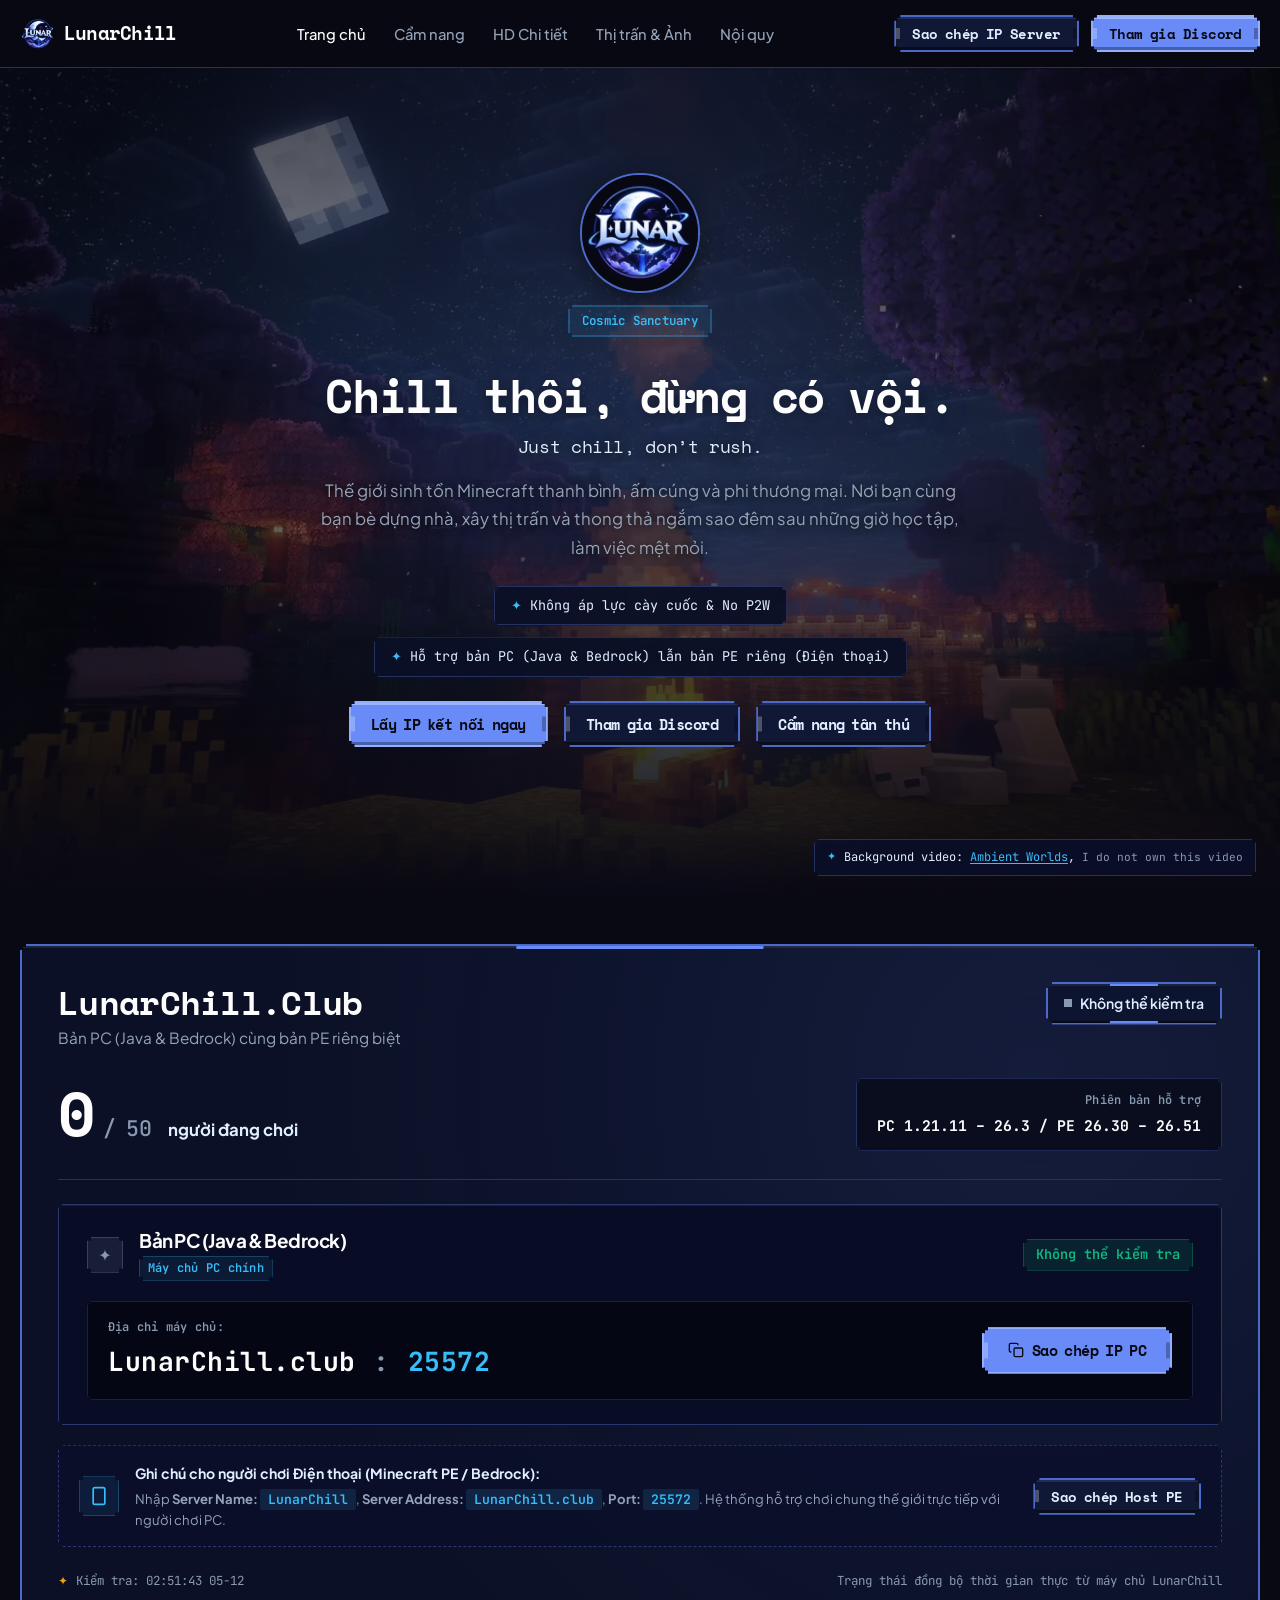
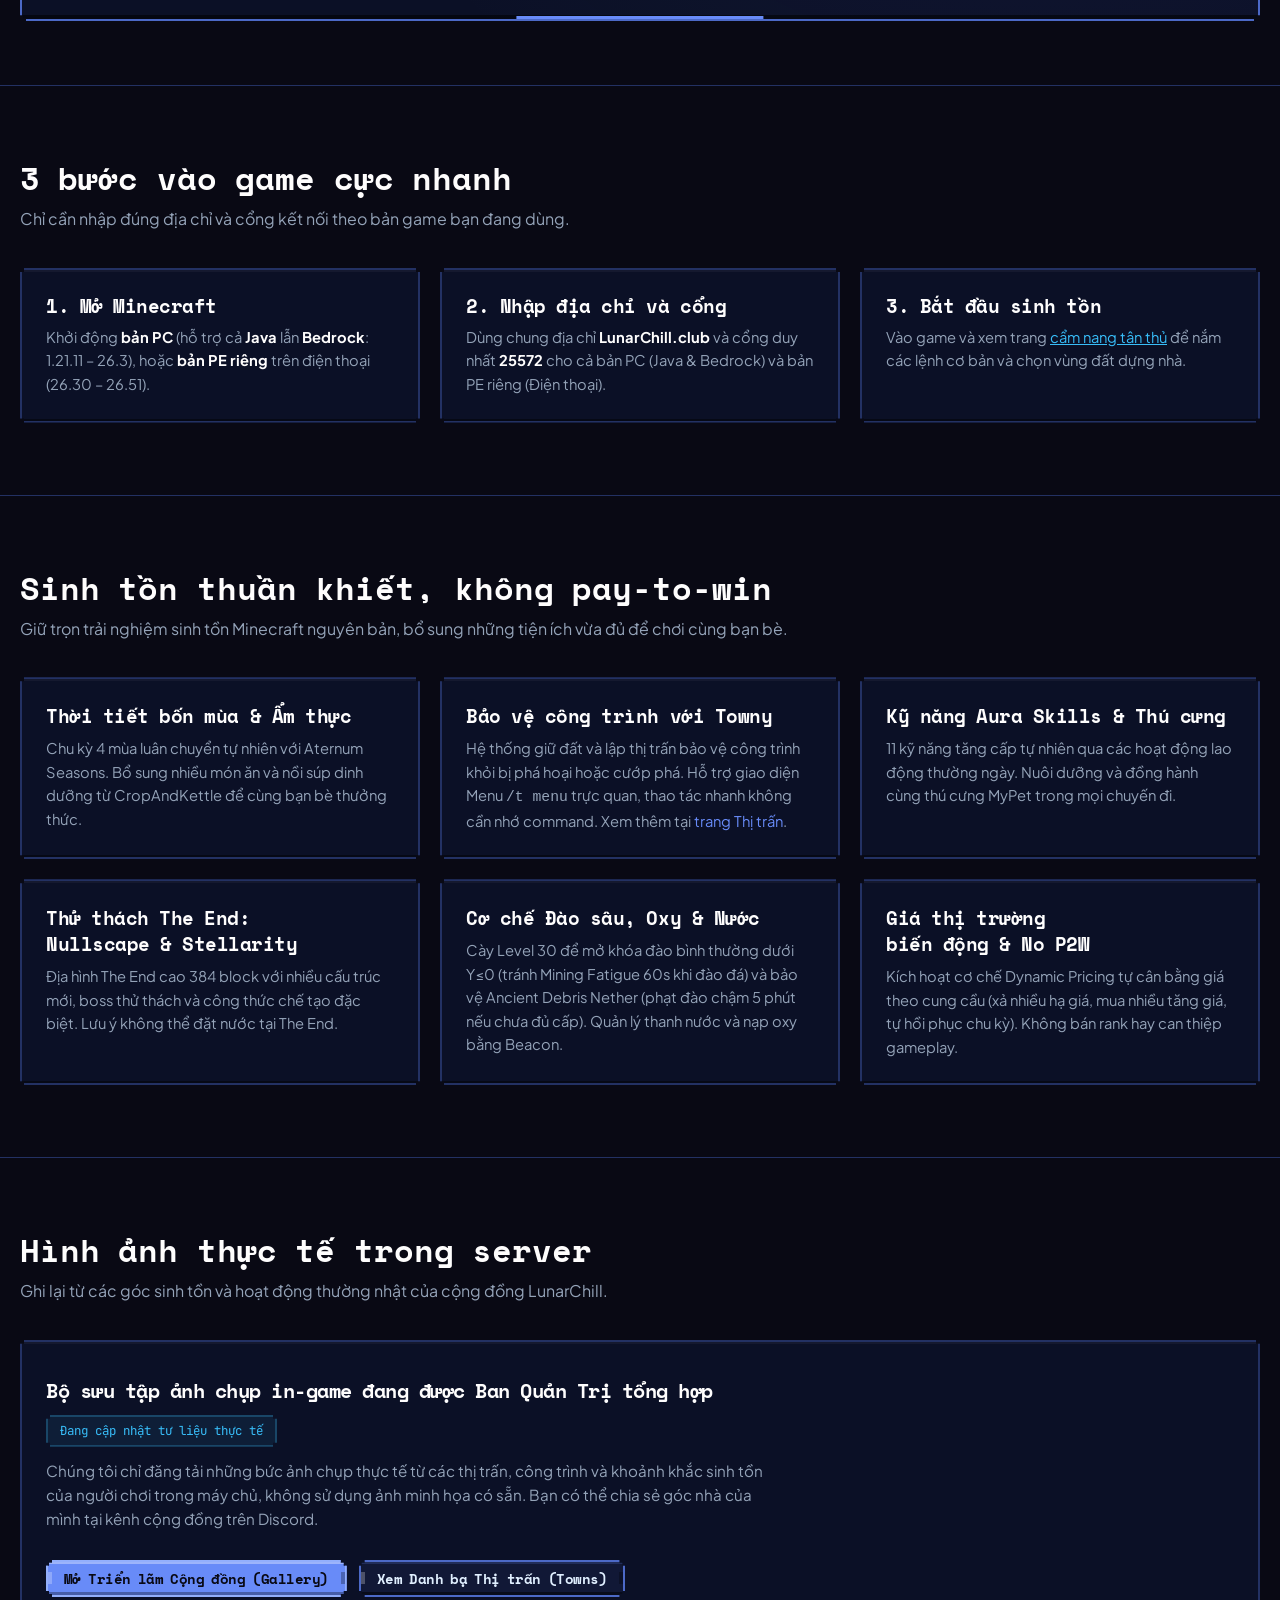
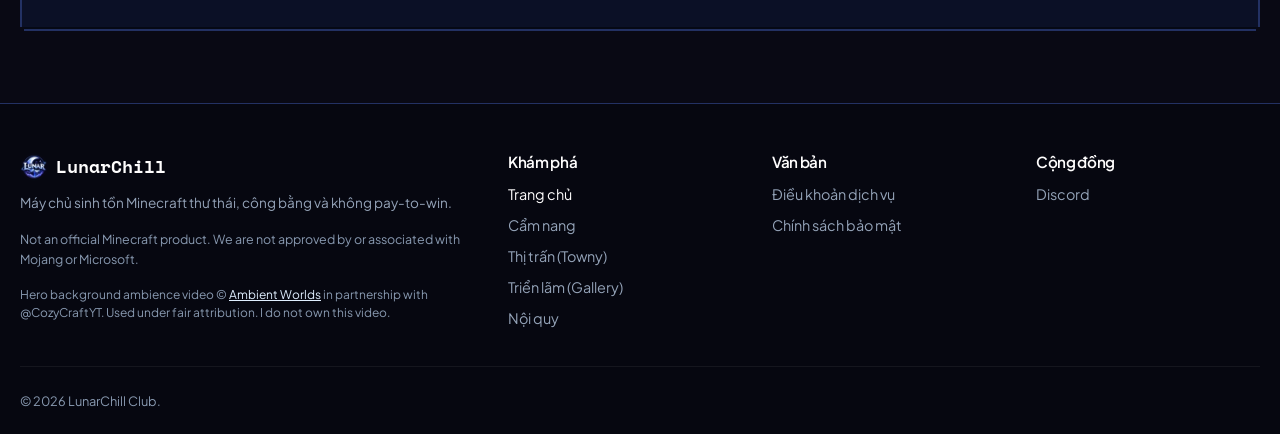
<file: index.html>
<!DOCTYPE html>
<html lang="vi">
<head>
  <meta charset="UTF-8">
  <meta name="viewport" content="width=device-width, initial-scale=1.0">
  <title>LunarChill - Chill thôi, đừng có vội.</title>
  <meta name="description" content="Website chính thức của máy chủ Minecraft LunarChill - Nơi sinh tồn thư thái dưới ánh trăng. Hỗ trợ bản PC (Java &amp; Bedrock) và bản PE riêng (Điện thoại).">
  <link rel="canonical" href="https://LunarChill.club/">

  <!-- Favicon Icons -->
  <link rel="icon" type="image/x-icon" href="assets/images/favicon.ico">
  <link rel="icon" type="image/png" sizes="32x32" href="assets/images/favicon.png">
  <link rel="apple-touch-icon" sizes="180x180" href="assets/images/apple-touch-icon.png">

  <!-- OpenGraph / Discord Embed Cards -->
  <meta property="og:type" content="website">
  <meta property="og:url" content="https://LunarChill.club/">
  <meta property="og:title" content="LunarChill - Chill thôi, đừng có vội.">
  <meta property="og:description" content="Máy chủ Minecraft sinh tồn thư thái, công bằng, không pay-to-win. Tham gia ngay cùng cộng đồng LunarChill.">
  <meta property="og:image" content="https://LunarChill.club/assets/images/og-banner.jpg">
  <meta property="og:image:width" content="1200">
  <meta property="og:image:height" content="630">
  <meta property="og:image:alt" content="LunarChill Minecraft SMP - Chill thôi, đừng có vội.">
  <meta name="twitter:card" content="summary_large_image">
  <meta name="theme-color" content="#688BF8">

  <!-- Typography Fonts (Space Mono, Plus Jakarta Sans & JetBrains Mono) -->
  <link rel="preconnect" href="https://fonts.googleapis.com">
  <link rel="preconnect" href="https://fonts.gstatic.com" crossorigin>
  <link href="https://fonts.googleapis.com/css2?family=JetBrains+Mono:wght@400;500;600&family=Plus+Jakarta+Sans:wght@400;500;600;700;800&family=Space+Mono:wght@400;700&display=swap" rel="stylesheet">

  <!-- Core Stylesheets (Zero Slop) -->
  <link rel="stylesheet" href="assets/css/variables.css?v=20261111-5">
  <link rel="stylesheet" href="assets/css/base.css?v=20261111-5">
  <link rel="stylesheet" href="assets/css/components.css?v=20261111-5">
  <link rel="stylesheet" href="assets/css/layout.css?v=20261111-5">
  <link rel="stylesheet" href="assets/css/pages/home.css?v=20261111-5">
</head>
<body>

  <!-- Sticky Header -->
  <header class="site-header">
    <div class="container header-inner">
      <a href="index.html" class="brand-link" title="LunarChill Trang chủ">
        <img src="assets/images/logo-small.webp" alt="LunarChill Logo" class="brand-logo-img" width="36" height="36">
        <span>LunarChill</span>
      </a>

      <nav aria-label="Main Navigation">
        <ul class="nav-menu">
          <li><a href="index.html" class="nav-link active" aria-current="page">Trang chủ</a></li>
          <li><a href="guide.html" class="nav-link">Cẩm nang</a></li>
          <li><a href="advanced-guide.html" class="nav-link">HD Chi tiết</a></li>
          <li><a href="towns.html" class="nav-link">Thị trấn &amp; Ảnh</a></li>
          <li><a href="rules.html" class="nav-link">Nội quy</a></li>
        </ul>
      </nav>

      <div class="header-actions">
        <button type="button" class="btn btn-secondary btn-sm btn-copy-header" data-action="copy-ip" data-copy-target="java" title="Sao chép IP Java">
          Sao chép IP Server
        </button>
        <a href="https://discord.gg/SM9cn8pQQH" target="_blank" rel="noopener noreferrer" data-link="discord" class="btn btn-primary btn-sm">
          Tham gia Discord
        </a>
        <button type="button" class="mobile-toggle" id="mobile-toggle" aria-label="Mở menu điều hướng" aria-expanded="false" aria-controls="mobile-drawer">
          <svg width="24" height="24" viewBox="0 0 24 24" fill="none" stroke="currentColor" stroke-width="2" aria-hidden="true">
            <path d="M4 6h16M4 12h16M4 18h16"/>
          </svg>
        </button>
      </div>
    </div>
  </header>

  <!-- Mobile Drawer -->
  <div class="mobile-drawer" id="mobile-drawer" aria-hidden="true" inert>
    <a href="index.html" class="mobile-nav-link" aria-current="page">Trang chủ</a>
    <a href="guide.html" class="mobile-nav-link">Cẩm nang tân thủ</a>
    <a href="towns.html" class="mobile-nav-link">Thị trấn (Towny)</a>
    <a href="gallery.html" class="mobile-nav-link">Triển lãm ảnh (Gallery)</a>
    <a href="rules.html" class="mobile-nav-link">Nội quy máy chủ</a>
    <div class="mobile-drawer-actions">
      <button type="button" class="btn btn-secondary" data-action="copy-ip" data-copy-target="pc">
        Sao chép IP PC (Java &amp; Bedrock): <span data-config-text="SERVER_ADDRESS_JAVA">LunarChill.club:25572</span>
      </button>
      <button type="button" class="btn btn-secondary" data-action="copy-ip" data-copy-target="pe">
        Sao chép Host PE (Điện thoại): <span data-config-text="SERVER_HOST">LunarChill.club</span> (Port: <span data-config-text="SERVER_PORT_BEDROCK">25572</span>)
      </button>
      <a href="https://discord.gg/SM9cn8pQQH" target="_blank" rel="noopener noreferrer" data-link="discord" class="btn btn-primary">
        Tham gia Discord
      </a>
    </div>
  </div>

  <main id="main-content">
    <!-- Hero Section (Centered Cosmic Stage & Looping Ambient Video Backdrop) -->
    <section class="hero-section hero-centered" id="hero">
      <!-- Looping Ambient Video Backdrop -->
      <div class="hero-video-backdrop" aria-hidden="true">
        <video class="hero-video-element" autoplay loop muted playsinline poster="assets/images/hero-video-poster.webp" preload="auto">
          <source src="assets/videos/hero-ambient-loop.mp4" type="video/mp4">
        </video>
        <div class="hero-video-overlay"></div>
      </div>

      <div class="container hero-container">

        <!-- Top / Center Content -->
        <div class="hero-center-content">
          <div class="hero-logo-wrap">
            <img src="assets/images/logo.webp" alt="Huy hiệu LunarChill" class="hero-logo-badge" width="130" height="130" fetchpriority="high">
            <span class="section-tag">Cosmic Sanctuary</span>
          </div>

          <h1 class="hero-title">Chill thôi, đừng có vội.</h1>
          <p class="hero-subtitle-en">Just chill, don’t rush.</p>

          <p class="hero-desc">
            Thế giới sinh tồn Minecraft thanh bình, ấm cúng và phi thương mại. Nơi bạn cùng bạn bè dựng nhà, xây thị trấn và thong thả ngắm sao đêm sau những giờ học tập, làm việc mệt mỏi.
          </p>

          <!-- Core Badges / Highlights -->
          <div class="hero-badges">
            <span class="hero-badge-pill">
              <span class="badge-dot" aria-hidden="true">✦</span> Không áp lực cày cuốc &amp; No P2W
            </span>
            <span class="hero-badge-pill">
              <span class="badge-dot" aria-hidden="true">✦</span> Hỗ trợ bản PC (Java &amp; Bedrock) lẫn bản PE riêng (Điện thoại)
            </span>
          </div>

          <!-- CTA Actions -->
          <div class="hero-cta-group">
            <a href="#server-portal" class="btn btn-primary">
              <span>Lấy IP kết nối ngay</span>
            </a>
            <a href="https://discord.gg/SM9cn8pQQH" target="_blank" rel="noopener noreferrer" data-link="discord" class="btn btn-secondary">
              <span>Tham gia Discord</span>
            </a>
            <a href="guide.html" class="btn btn-secondary">
              <span>Cẩm nang tân thủ</span>
            </a>
          </div>
        </div>

      </div>

      <!-- Video Attribution Credit (Bottom-Right of Hero frame) -->
      <div class="hero-video-credit" aria-label="Nguồn video nền" data-credits>
        <span class="credit-sparkle" aria-hidden="true">✦</span>
        <span class="credit-text">
          Background video: <a href="https://youtu.be/DPXs4YlNl7k" target="_blank" rel="noopener noreferrer" title="Xem video gốc trên YouTube">Ambient Worlds</a>, <em>I do not own this video</em>
        </span>
      </div>
    </section>

    <!-- Dedicated Server Portal & Live Status Section (Inspired by TheLovelyValley × LunarChill Cosmic Sanctuary) -->
    <section class="server-portal-section" id="server-portal">
      <div class="container">
        <div class="portal-card">

          <!-- Row 1: Top Header & Status Pill -->
          <div class="portal-top-bar">
            <div class="portal-brand-group">
              <h2 class="portal-title">LunarChill.Club</h2>
              <p class="portal-subtitle">Bản PC (Java &amp; Bedrock) cùng bản PE riêng biệt</p>
            </div>

            <div class="portal-status-wrap">
              <div class="status-pill" id="server-status-pill" role="status" aria-live="polite">
                <span class="status-dot checking" id="server-status-dot" aria-hidden="true"></span>
                <span id="server-status-text">Đang kiểm tra…</span>
              </div>
            </div>
          </div>

          <!-- Row 2: Big Player Counter & Version Box -->
          <div class="portal-metrics-row">
            <div class="portal-player-metric">
              <span class="metric-online" id="portal-players-online">0</span>
              <span class="metric-max">/ <span id="portal-players-max">50</span></span>
              <span class="metric-label">người đang chơi</span>
            </div>

            <div class="portal-version-box">
              <span class="version-box-label">Phiên bản hỗ trợ</span>
              <strong class="version-box-value">
                PC <span data-config-text="VERSION_PC">1.21.11 đến 26.3</span> / PE <span data-config-text="VERSION_PE">26.30 đến 26.51</span>
              </strong>
            </div>
          </div>

          <hr class="portal-divider" aria-hidden="true">

          <!-- Row 3: Primary PC Connection Hero Card -->
          <div class="portal-pc-connection" id="java-node-card">
            <div class="pc-conn-header">
              <div class="pc-conn-title-group">
                <div class="node-icon-box checking" id="java-node-icon" aria-hidden="true">✦</div>
                <div class="pc-conn-title-wrap">
                  <h3 class="pc-conn-title">Bản PC (Java &amp; Bedrock)</h3>
                  <span class="pc-conn-tag">Máy chủ PC chính</span>
                </div>
              </div>
              <div class="pc-conn-status-badge">
                <span class="node-status" id="java-node-status">Đang kiểm tra kết nối…</span>
              </div>
            </div>

            <div class="pc-conn-address-row">
              <div class="pc-conn-ip-group">
                <span class="pc-conn-label">Địa chỉ máy chủ:</span>
                <div class="pc-conn-ip-display">
                  <span class="ip-domain" data-config-text="SERVER_HOST">LunarChill.club</span>
                  <span class="ip-separator">:</span>
                  <span class="ip-port" data-config-text="SERVER_PORT_JAVA">25572</span>
                </div>
              </div>

              <div class="pc-conn-actions">
                <button type="button" class="btn btn-primary btn-copy-pc" data-action="copy-ip" data-copy-target="pc" title="Sao chép IP máy chủ PC">
                  <svg width="16" height="16" viewBox="0 0 24 24" fill="none" stroke="currentColor" stroke-width="2" aria-hidden="true">
                    <rect x="9" y="9" width="13" height="13" rx="2"/>
                    <path d="M5 15H4a2 2 0 0 1-2-2V4a2 2 0 0 1 2-2h9a2 2 0 0 1 2 2v1"/>
                  </svg>
                  <span>Sao chép IP PC</span>
                </button>
              </div>
            </div>
          </div>

          <!-- Row 3.5: Phone / Bedrock PE Information Callout Note -->
          <div class="portal-pe-note" role="note" aria-label="Thông tin kết nối cho người chơi điện thoại">
            <div class="pe-note-left">
              <div class="pe-note-icon-wrap" aria-hidden="true">
                <svg width="20" height="20" viewBox="0 0 24 24" fill="none" stroke="currentColor" stroke-width="2" aria-hidden="true">
                  <rect x="5" y="2" width="14" height="20" rx="2"/>
                  <path d="M12 18h.01"/>
                </svg>
              </div>
              <div class="pe-note-content">
                <div class="pe-note-title">
                  <strong>Ghi chú cho người chơi Điện thoại (Minecraft PE / Bedrock):</strong>
                </div>
                <p class="pe-note-text">
                  Nhập <strong>Server Name:</strong> <code>LunarChill</code>,
                  <strong>Server Address:</strong> <code data-config-text="SERVER_HOST">LunarChill.club</code>,
                  <strong>Port:</strong> <code data-config-text="SERVER_PORT_BEDROCK">25572</code>.
                  Hệ thống hỗ trợ chơi chung thế giới trực tiếp với người chơi PC.
                </p>
              </div>
            </div>
            <div class="pe-note-action">
              <button type="button" class="btn btn-secondary btn-sm" data-action="copy-ip" data-copy-target="pe" title="Sao chép Host PE">
                Sao chép Host PE
              </button>
            </div>
          </div>

          <!-- Row 4: Footer Meta & Timestamp -->
          <div class="portal-footer-meta">
            <div class="meta-check-time">
              <span class="sparkle-icon" aria-hidden="true">✦</span>
              <span>Kiểm tra: <span id="status-checked-time">--:--:--</span></span>
            </div>
            <div class="meta-disclaimer">
              Trạng thái đồng bộ thời gian thực từ máy chủ LunarChill
            </div>
          </div>

        </div>
      </div>
    </section>

    <!-- Quick Join Section -->
    <section class="quick-join-section" id="steps">
      <div class="container">
        <div class="section-header">
          <h2>3 bước vào game cực nhanh</h2>
          <p>Chỉ cần nhập đúng địa chỉ và cổng kết nối theo bản game bạn đang dùng.</p>
        </div>

        <div class="steps-grid">
          <div class="step-card">
            <h3>1. Mở Minecraft</h3>
            <p>Khởi động <strong>bản PC</strong> (hỗ trợ cả <strong>Java</strong> lẫn <strong>Bedrock</strong>: <span data-config-text="VERSION_PC">1.21.11 đến 26.3</span>), hoặc <strong>bản PE riêng</strong> trên điện thoại (<span data-config-text="VERSION_PE">26.30 đến 26.51</span>).</p>
          </div>

          <div class="step-card">
            <h3>2. Nhập địa chỉ và cổng</h3>
            <p>Dùng chung địa chỉ <strong data-config-text="SERVER_HOST">LunarChill.club</strong> và cổng duy nhất <strong data-config-text="SERVER_PORT_JAVA">25572</strong> cho cả bản PC (Java &amp; Bedrock) và bản PE riêng (Điện thoại).</p>
          </div>

          <div class="step-card">
            <h3>3. Bắt đầu sinh tồn</h3>
            <p>Vào game và xem trang <a href="guide.html">cẩm nang tân thủ</a> để nắm các lệnh cơ bản và chọn vùng đất dựng nhà.</p>
          </div>
        </div>
      </div>
    </section>

    <!-- Core Features Section -->
    <section class="features-section">
      <div class="container">
        <div class="section-header">
          <h2>Sinh tồn thuần khiết, không pay-to-win</h2>
          <p>Giữ trọn trải nghiệm sinh tồn Minecraft nguyên bản, bổ sung những tiện ích vừa đủ để chơi cùng bạn bè.</p>
        </div>

        <div class="features-grid">
          <div class="feature-card">
            <h3>Thời tiết bốn mùa &amp; Ẩm thực</h3>
            <p>Chu kỳ 4 mùa luân chuyển tự nhiên với Aternum Seasons. Bổ sung nhiều món ăn và nồi súp dinh dưỡng từ CropAndKettle để cùng bạn bè thưởng thức.</p>
          </div>

          <div class="feature-card">
            <h3>Bảo vệ công trình với Towny</h3>
            <p>Hệ thống giữ đất và lập thị trấn bảo vệ công trình khỏi bị phá hoại hoặc cướp phá. Hỗ trợ giao diện Menu <code>/t menu</code> trực quan, thao tác nhanh không cần nhớ command. Xem thêm tại <a href="towns.html">trang Thị trấn</a>.</p>
          </div>

          <div class="feature-card">
            <h3>Kỹ năng Aura Skills &amp; Thú cưng</h3>
            <p>11 kỹ năng tăng cấp tự nhiên qua các hoạt động lao động thường ngày. Nuôi dưỡng và đồng hành cùng thú cưng MyPet trong mọi chuyến đi.</p>
          </div>

          <div class="feature-card">
            <h3>Thử thách The End: Nullscape &amp; Stellarity</h3>
            <p>Địa hình The End cao 384 block với nhiều cấu trúc mới, boss thử thách và công thức chế tạo đặc biệt. Lưu ý không thể đặt nước tại The End.</p>
          </div>

          <div class="feature-card">
            <h3>Cơ chế Đào sâu, Oxy &amp; Nước</h3>
            <p>Cày Level 30 để mở khóa đào bình thường dưới Y≤0 (tránh Mining Fatigue 60s khi đào đá) và bảo vệ Ancient Debris Nether (phạt đào chậm 5 phút nếu chưa đủ cấp). Quản lý thanh nước và nạp oxy bằng Beacon.</p>
          </div>

          <div class="feature-card">
            <h3>Giá thị trường biến động &amp; No P2W</h3>
            <p>Kích hoạt cơ chế Dynamic Pricing tự cân bằng giá theo cung cầu (xả nhiều hạ giá, mua nhiều tăng giá, tự hồi phục chu kỳ). Không bán rank hay can thiệp gameplay.</p>
          </div>
        </div>
      </div>
    </section>

    <!-- Community Gallery Section (Honest Update Notice per Anti-Slop) -->
    <section class="community-section">
      <div class="container">
        <div class="section-header">
          <h2>Hình ảnh thực tế trong server</h2>
          <p>Ghi lại từ các góc sinh tồn và hoạt động thường nhật của cộng đồng LunarChill.</p>
        </div>

        <div class="showcase-update-notice">
          <h3>Bộ sưu tập ảnh chụp in-game đang được Ban Quản Trị tổng hợp</h3>
          <span class="showcase-update-badge">Đang cập nhật tư liệu thực tế</span>
          <p>
            Chúng tôi chỉ đăng tải những bức ảnh chụp thực tế từ các thị trấn, công trình và khoảnh khắc sinh tồn của người chơi trong máy chủ, không sử dụng ảnh minh họa có sẵn. Bạn có thể chia sẻ góc nhà của mình tại kênh cộng đồng trên Discord.
          </p>
          <div class="showcase-actions-row">
            <a href="gallery.html" class="btn btn-primary btn-sm">Mở Triển lãm Cộng đồng (Gallery)</a>
            <a href="towns.html" class="btn btn-secondary btn-sm">Xem Danh bạ Thị trấn (Towns)</a>
          </div>
        </div>
      </div>
    </section>
  </main>

  <!-- Global Footer -->
  <footer class="site-footer">
    <div class="container">
      <div class="footer-grid">
        <div class="footer-col">
          <div class="footer-brand">
            <img src="assets/images/logo-small.webp" alt="LunarChill Logo" width="28" height="28" class="footer-brand-logo" loading="lazy">
            <strong class="footer-brand-name">LunarChill</strong>
          </div>
          <p class="footer-desc">
            Máy chủ sinh tồn Minecraft thư thái, công bằng và không pay-to-win.
          </p>
          <p class="mojang-disclaimer" data-credits>
            Not an official Minecraft product. We are not approved by or associated with Mojang or Microsoft.
          </p>
          <p class="video-credit-disclaimer" data-credits>
            Hero background ambience video &copy; <a href="https://youtu.be/DPXs4YlNl7k" target="_blank" rel="noopener noreferrer">Ambient Worlds</a> in partnership with @CozyCraftYT. Used under fair attribution. I do not own this video.
          </p>
        </div>

        <div class="footer-col">
          <h3>Khám phá</h3>
          <ul class="footer-links">
            <li><a href="index.html" aria-current="page">Trang chủ</a></li>
            <li><a href="guide.html">Cẩm nang</a></li>
            <li><a href="towns.html">Thị trấn (Towny)</a></li>
            <li><a href="gallery.html">Triển lãm (Gallery)</a></li>
            <li><a href="rules.html">Nội quy</a></li>
          </ul>
        </div>

        <div class="footer-col">
          <h3>Văn bản</h3>
          <ul class="footer-links">
            <li><a href="terms.html">Điều khoản dịch vụ</a></li>
            <li><a href="privacy.html">Chính sách bảo mật</a></li>
          </ul>
        </div>

        <div class="footer-col">
          <h3>Cộng đồng</h3>
          <ul class="footer-links">
            <li><a href="https://discord.gg/SM9cn8pQQH" target="_blank" rel="noopener noreferrer" data-link="discord">Discord</a></li>
          </ul>
        </div>
      </div>

      <div class="footer-bottom" data-credits>
        <div>&copy; 2026 LunarChill Club.</div>
      </div>
    </div>
  </footer>

  <!-- Application Logic -->
  <script type="module" src="assets/js/main.js?v=20261111-5"></script>
</body>
</html>
</file>
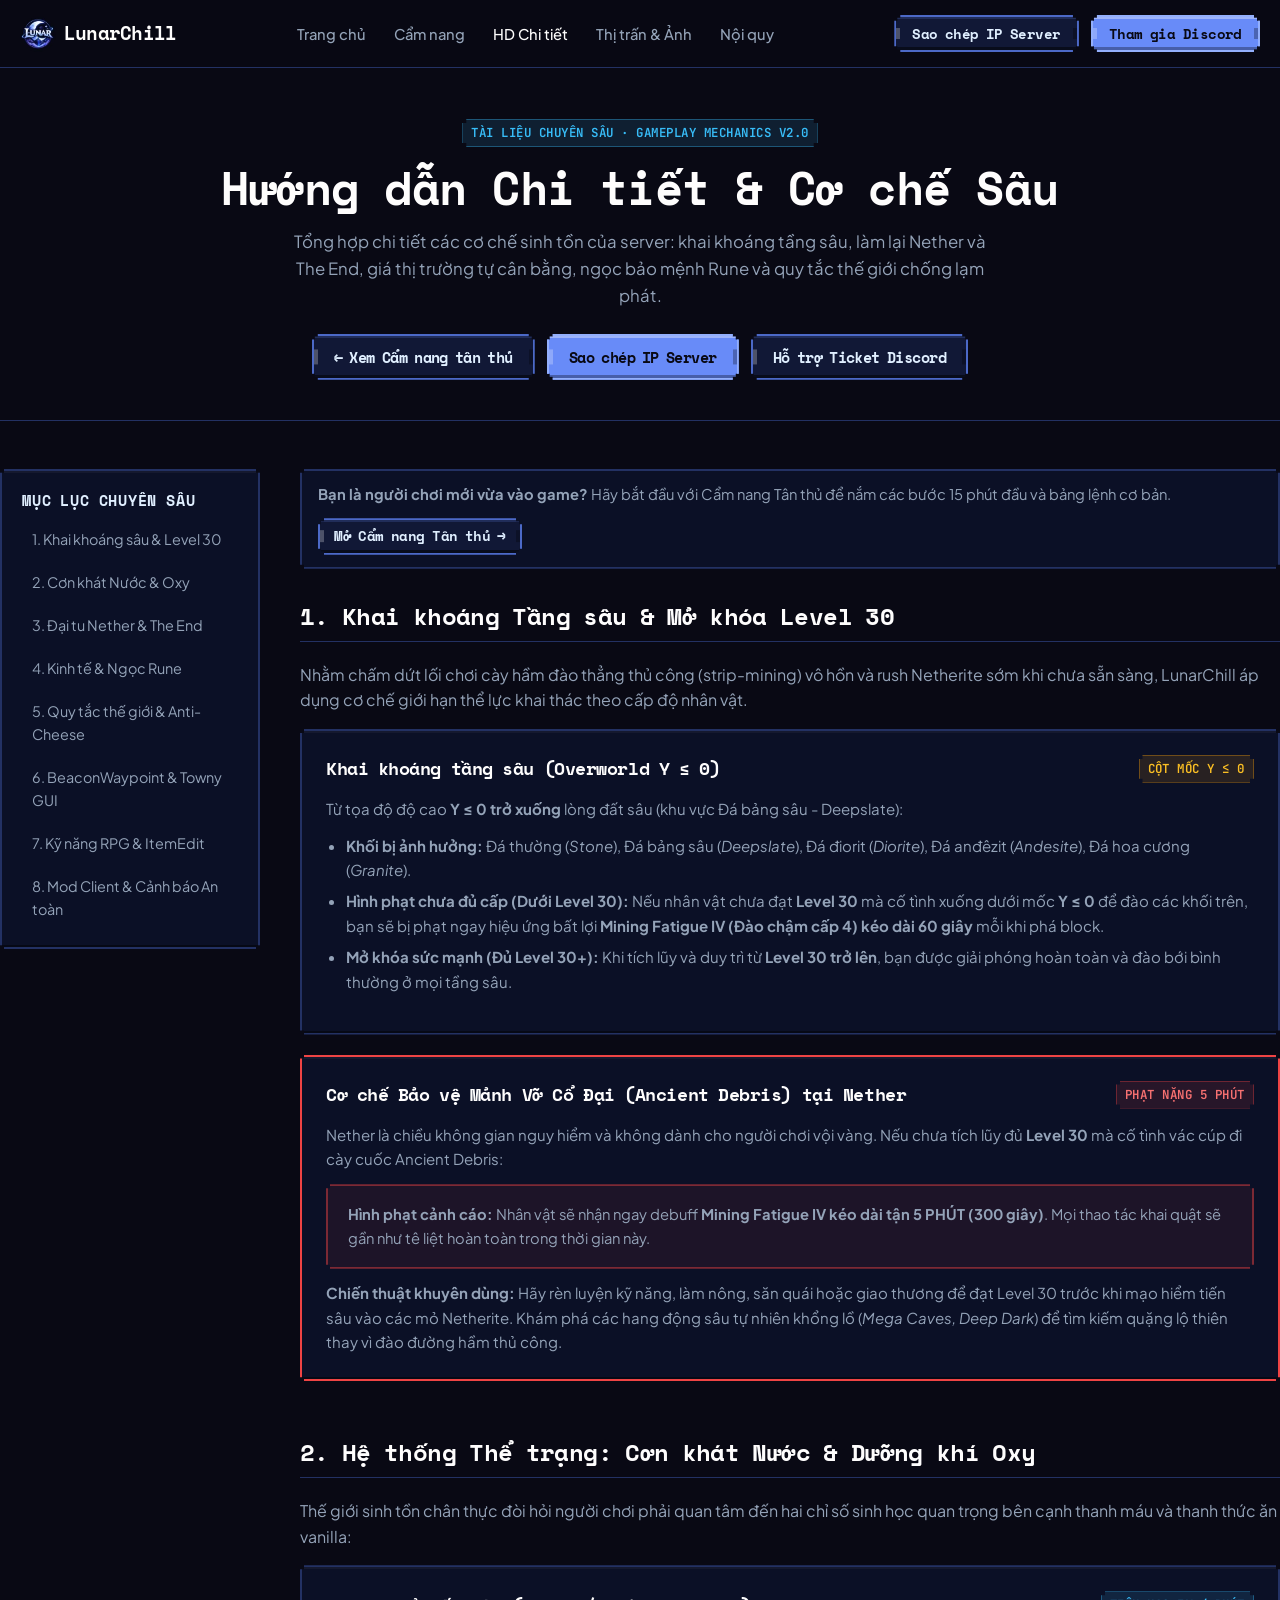
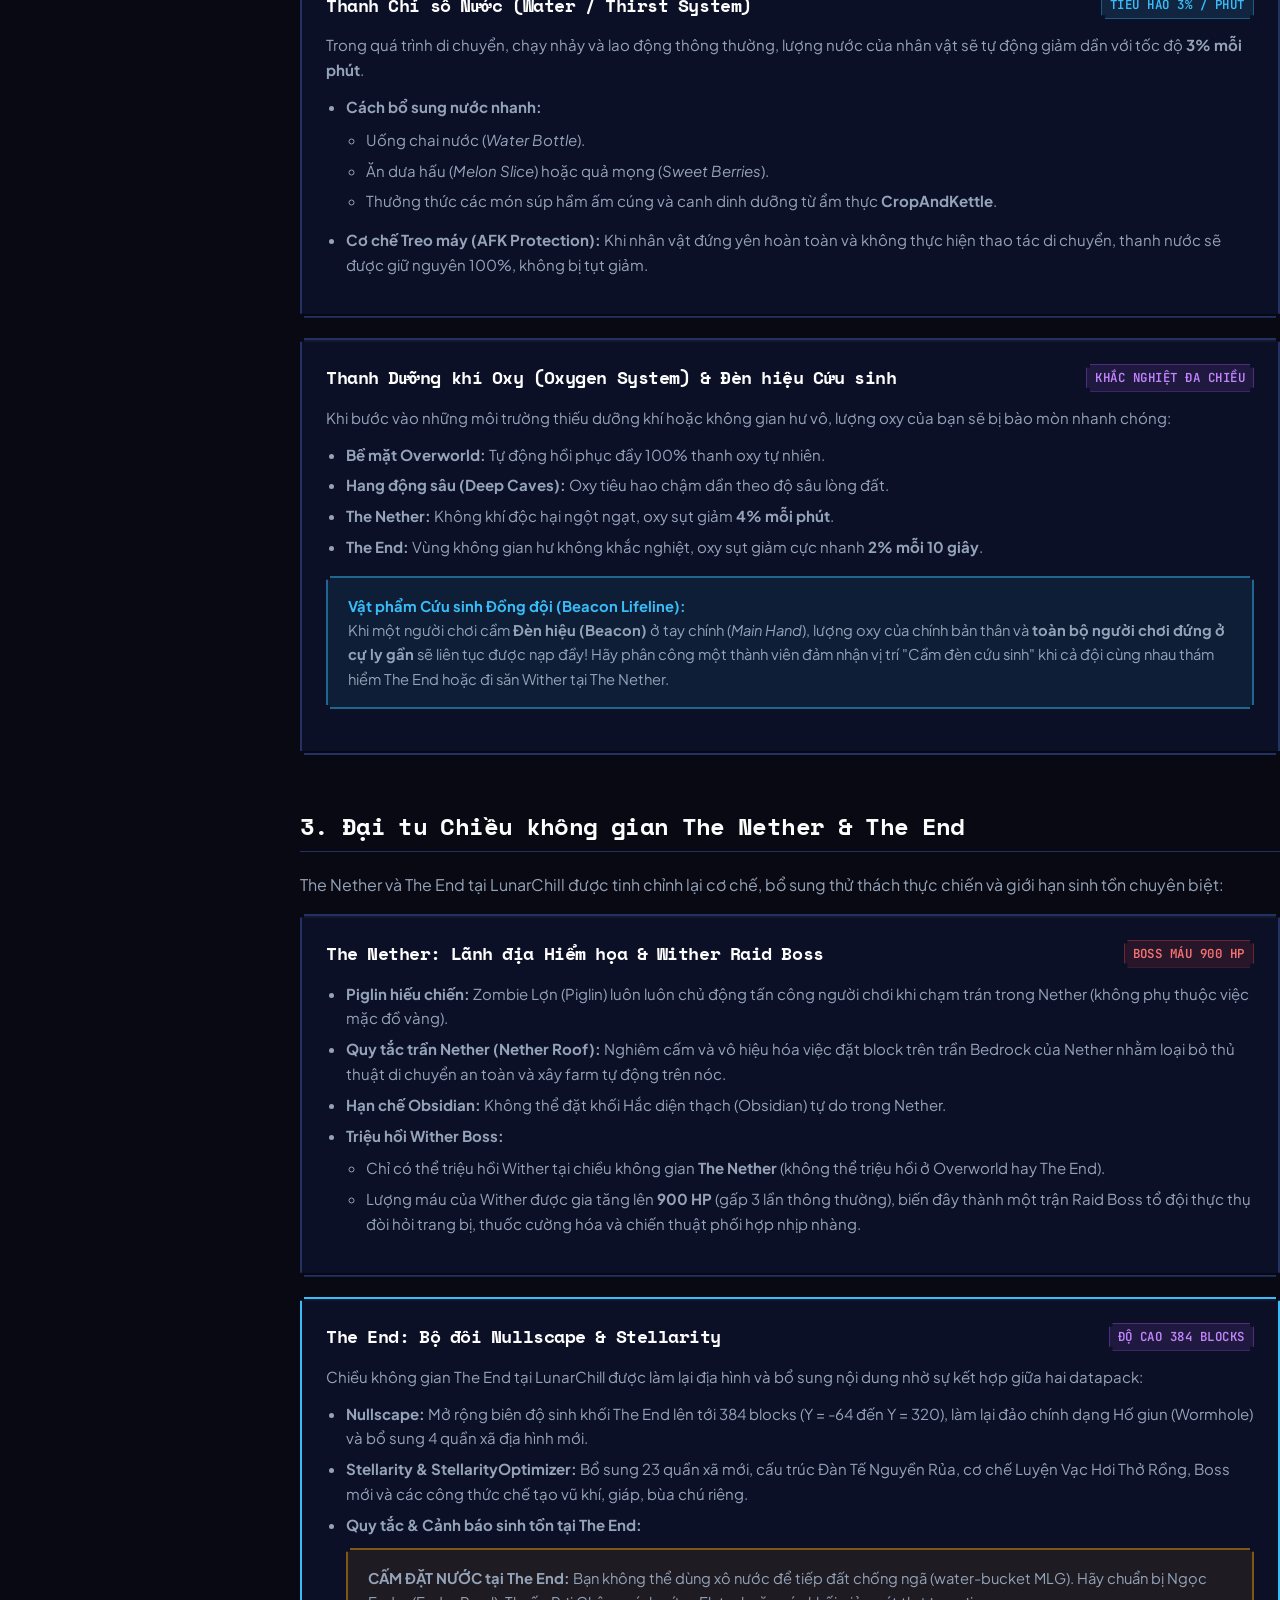
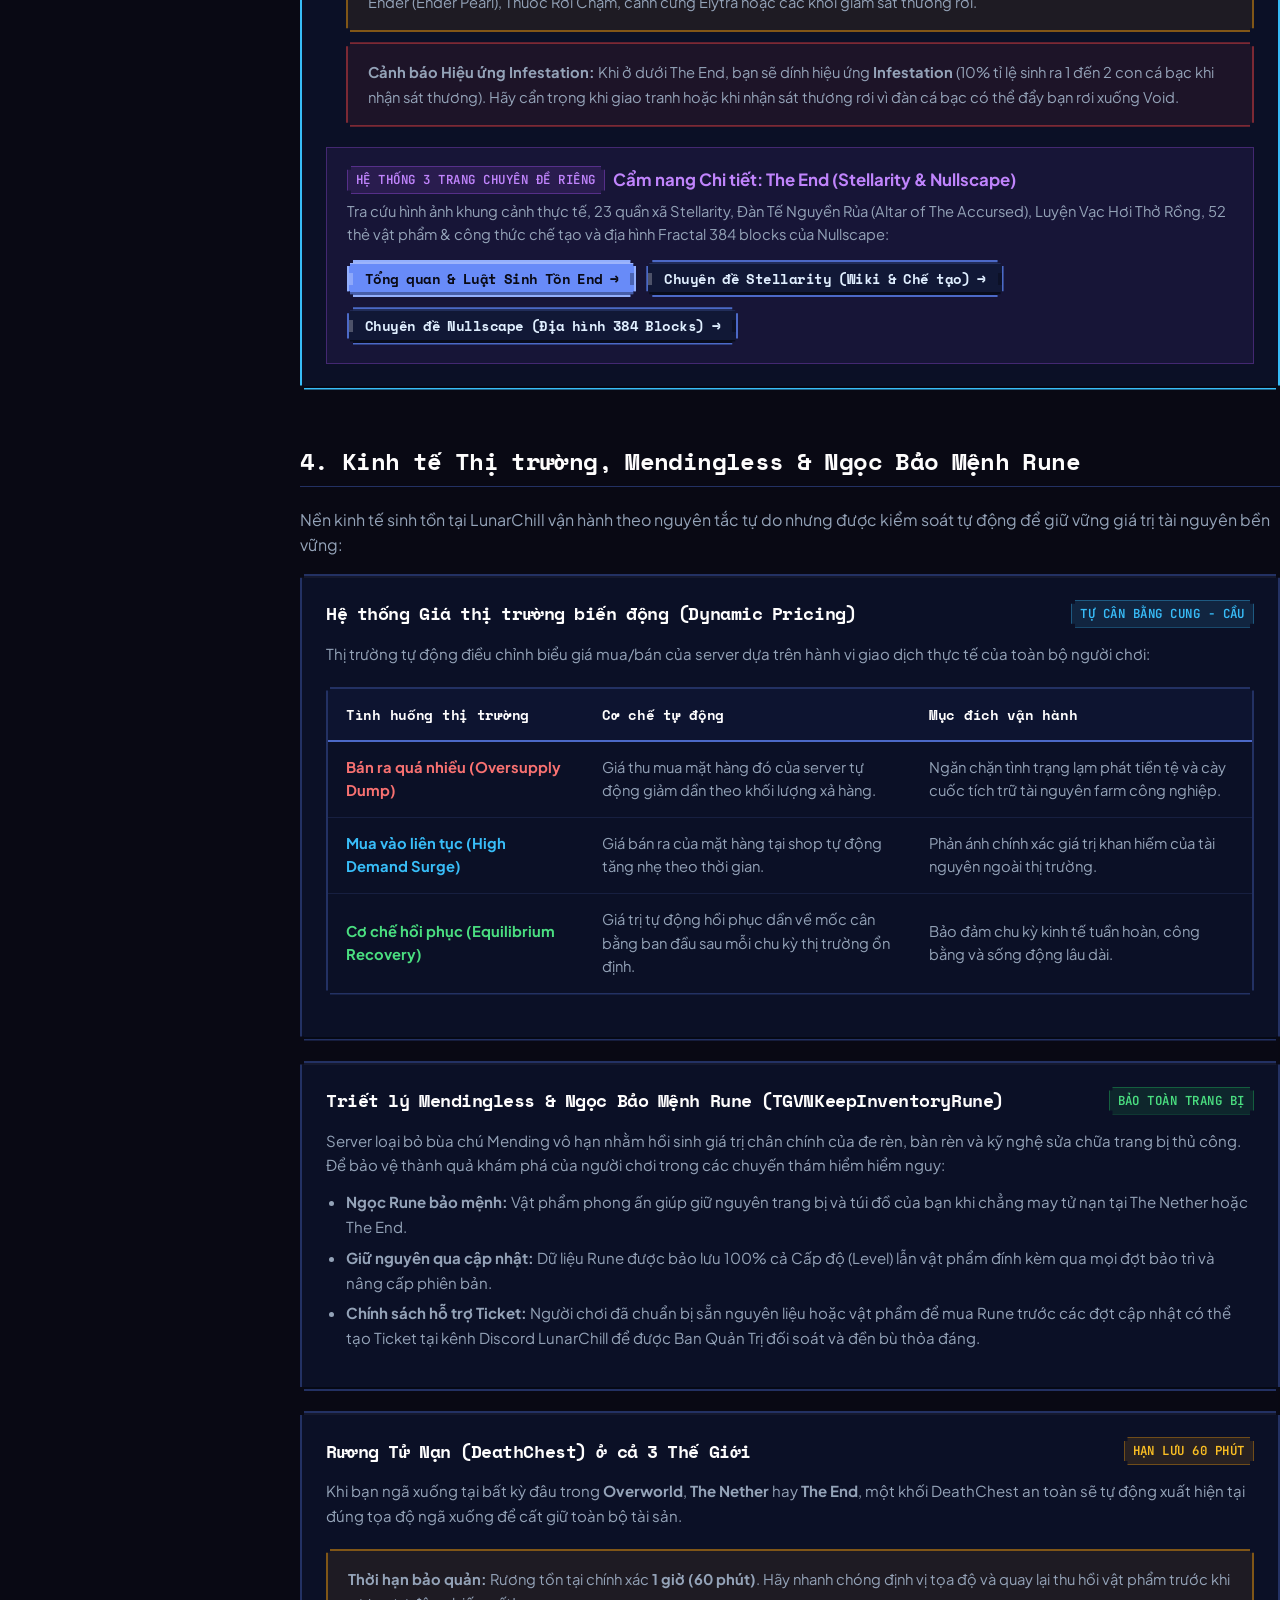
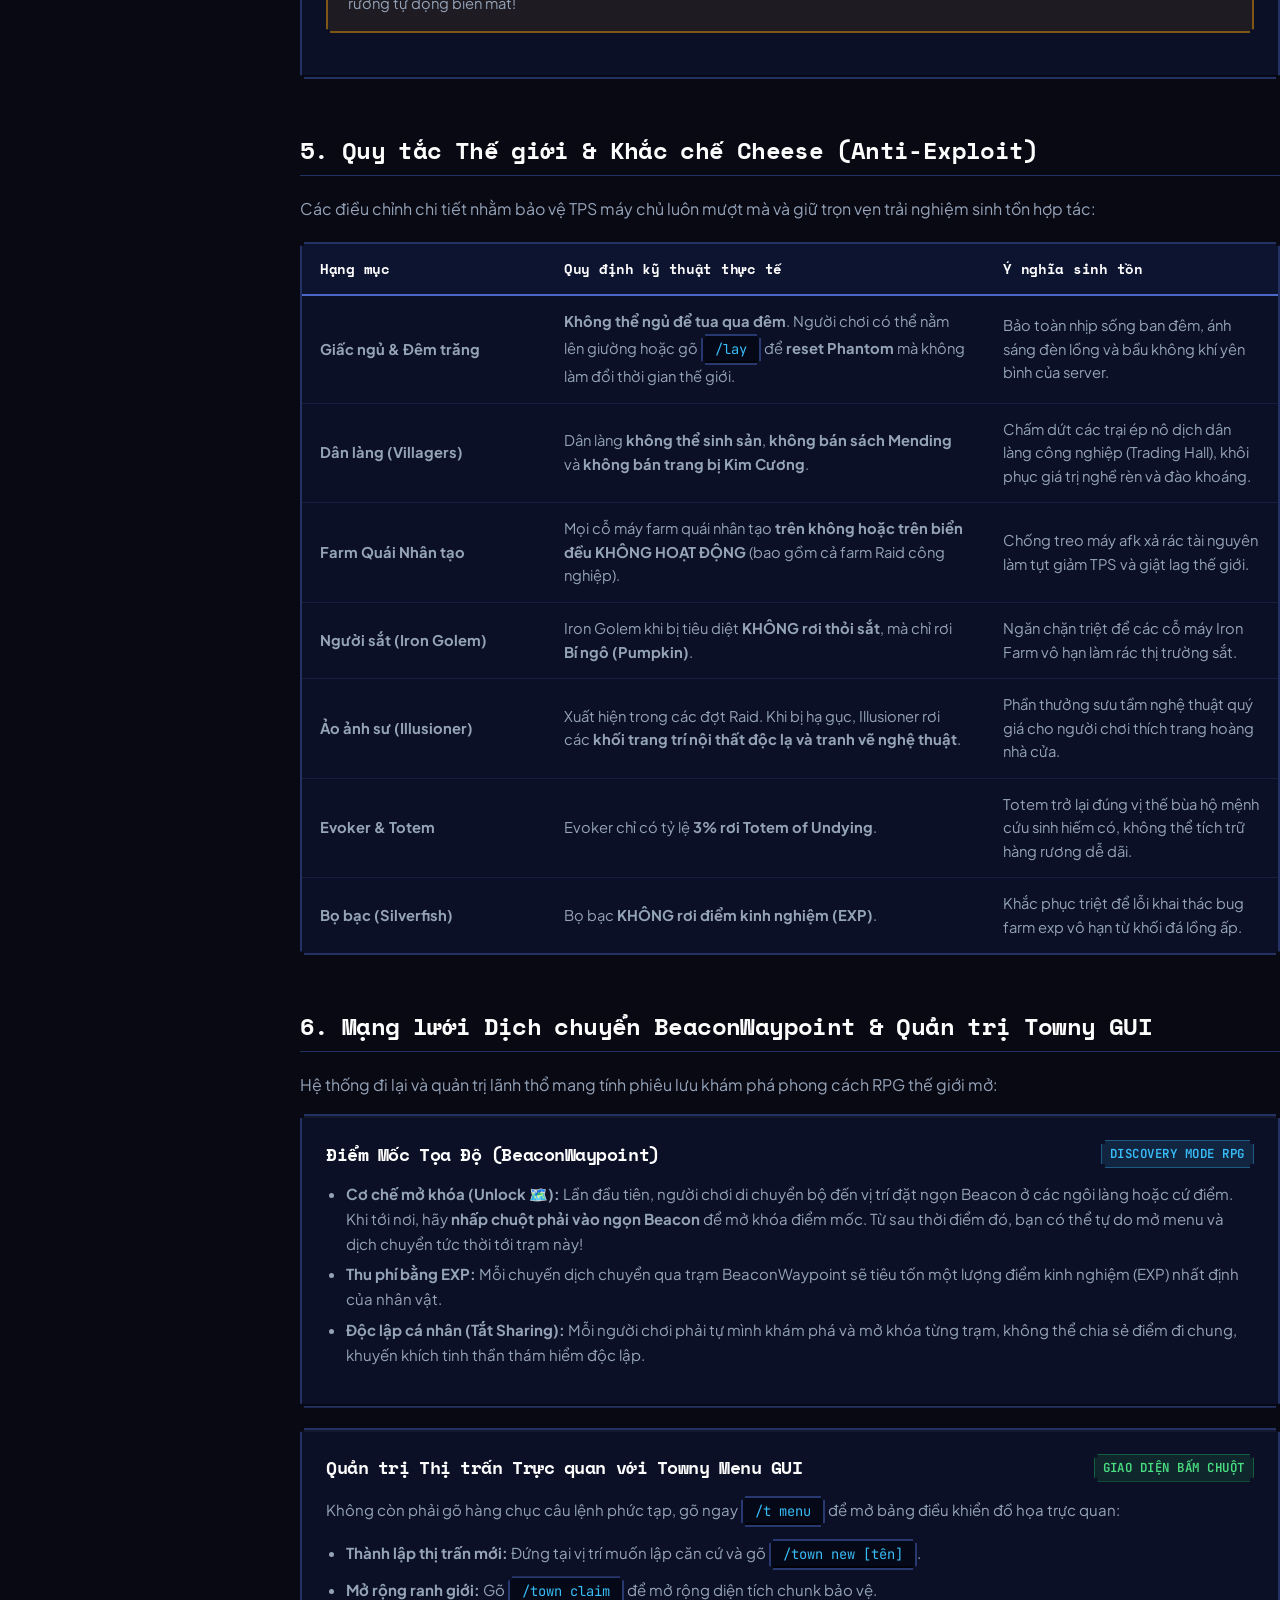
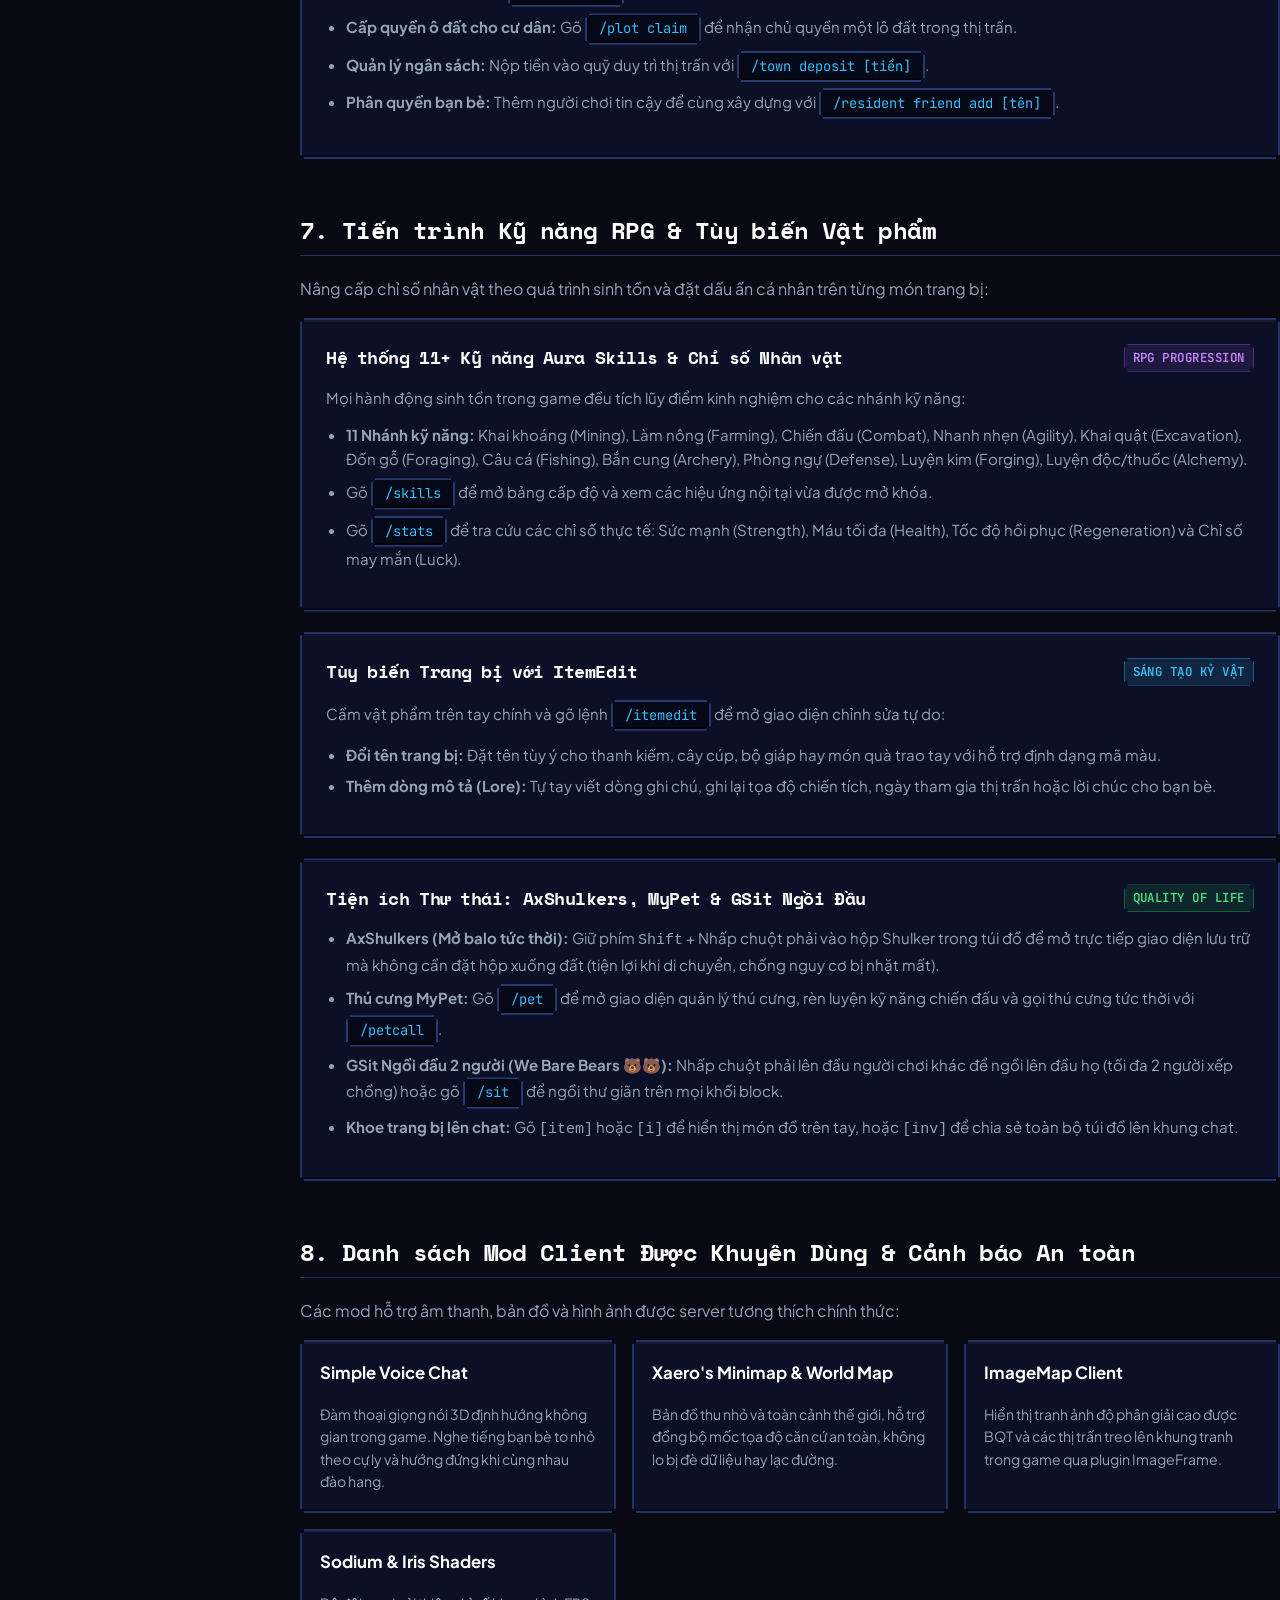
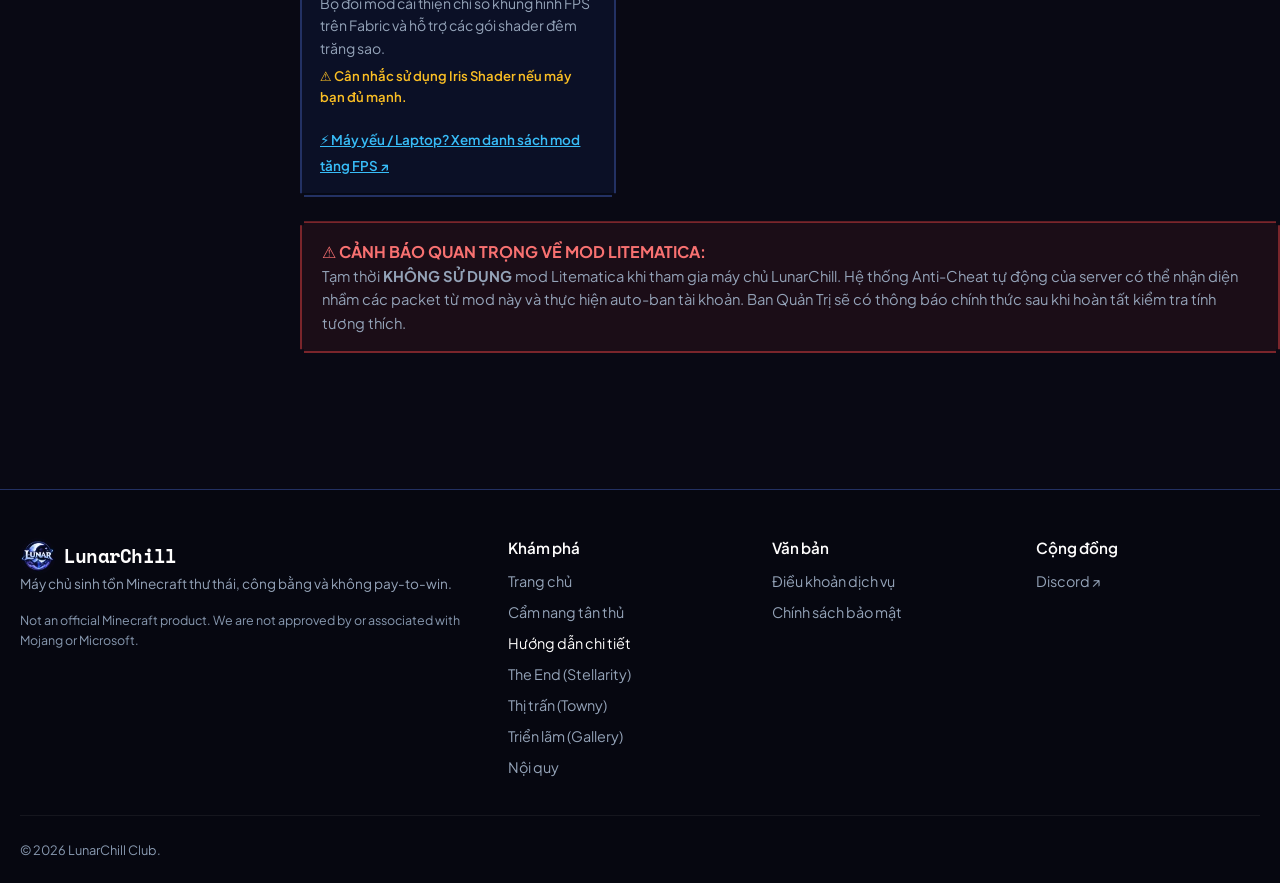
<file: advanced-guide.html>
<!DOCTYPE html>
<html lang="vi">
<head>
  <meta charset="UTF-8">
  <meta name="viewport" content="width=device-width, initial-scale=1.0">
  <title>Hướng dẫn Chi tiết &amp; Tính năng Chuyên sâu - LunarChill 🌙</title>
  <meta name="description" content="Hướng dẫn chi tiết các cơ chế sinh tồn tại LunarChill: khai khoáng Y<=0, thanh oxy & nước, đại tu The End & Nether, kinh tế biến động, ngọc Rune và Towny GUI.">
  <link rel="canonical" href="https://LunarChill.club/advanced-guide">

  <link rel="icon" type="image/x-icon" href="assets/images/favicon.ico">
  <link rel="icon" type="image/png" sizes="32x32" href="assets/images/favicon.png">
  <link rel="apple-touch-icon" sizes="180x180" href="assets/images/apple-touch-icon.png">

  <!-- OpenGraph -->
  <meta property="og:type" content="article">
  <meta property="og:url" content="https://LunarChill.club/advanced-guide">
  <meta property="og:title" content="Hướng dẫn Chi tiết &amp; Tính năng Chuyên sâu - LunarChill">
  <meta property="og:description" content="Chi tiết cơ chế sinh tồn nâng cao: khai khoáng tầng sâu Y<=0, dưỡng khí oxy, cơn khát nước, Nullscape The End, Wither 900 HP, Dynamic Pricing và ngọc Rune.">
  <meta property="og:image" content="https://LunarChill.club/assets/images/og-banner.jpg">
  <meta property="og:image:width" content="1200">
  <meta property="og:image:height" content="630">
  <meta property="og:image:alt" content="Hướng dẫn Chuyên sâu LunarChill Minecraft SMP">
  <meta name="twitter:card" content="summary_large_image">
  <meta name="theme-color" content="#688BF8">

  <!-- Typography Fonts -->
  <link rel="preconnect" href="https://fonts.googleapis.com">
  <link rel="preconnect" href="https://fonts.gstatic.com" crossorigin>
  <link href="https://fonts.googleapis.com/css2?family=JetBrains+Mono:wght@400;500;600&family=Plus+Jakarta+Sans:wght@400;500;600;700;800&family=Space+Mono:wght@400;700&display=swap" rel="stylesheet">

  <link rel="stylesheet" href="assets/css/variables.css?v=20261111-5">
  <link rel="stylesheet" href="assets/css/base.css?v=20261111-5">
  <link rel="stylesheet" href="assets/css/components.css?v=20261111-5">
  <link rel="stylesheet" href="assets/css/layout.css?v=20261111-5">
  <link rel="stylesheet" href="assets/css/pages/advanced-guide.css?v=20261111-5">
</head>
<body>

  <!-- Header -->
  <header class="site-header">
    <div class="container header-inner">
      <a href="index.html" class="brand-link" title="LunarChill.Club Trang chủ">
        <img src="assets/images/logo-small.webp" alt="LunarChill Logo" class="brand-logo-img" width="36" height="36">
        <span>LunarChill</span>
      </a>

      <nav aria-label="Main Navigation">
        <ul class="nav-menu">
          <li><a href="index.html" class="nav-link">Trang chủ</a></li>
          <li><a href="guide.html" class="nav-link">Cẩm nang</a></li>
          <li><a href="advanced-guide.html" class="nav-link active" aria-current="page">HD Chi tiết</a></li>
          <li><a href="towns.html" class="nav-link">Thị trấn &amp; Ảnh</a></li>
          <li><a href="rules.html" class="nav-link">Nội quy</a></li>
        </ul>
      </nav>

      <div class="header-actions">
        <button type="button" class="btn btn-secondary btn-sm btn-copy-header" data-action="copy-ip" data-copy-target="java" title="Sao chép IP Java">
          Sao chép IP Server
        </button>
        <a href="https://discord.gg/SM9cn8pQQH" target="_blank" rel="noopener noreferrer" data-link="discord" class="btn btn-primary btn-sm">
          Tham gia Discord
        </a>
        <button type="button" class="mobile-toggle" id="mobile-toggle" aria-label="Mở menu điều hướng" aria-expanded="false" aria-controls="mobile-drawer">
          <svg width="24" height="24" viewBox="0 0 24 24" fill="none" stroke="currentColor" stroke-width="2" aria-hidden="true">
            <path d="M4 6h16M4 12h16M4 18h16"/>
          </svg>
        </button>
      </div>
    </div>
  </header>

  <!-- Mobile Drawer -->
  <div class="mobile-drawer" id="mobile-drawer" aria-hidden="true" inert>
    <a href="index.html" class="mobile-nav-link">Trang chủ</a>
    <a href="guide.html" class="mobile-nav-link">Cẩm nang tân thủ</a>
    <a href="advanced-guide.html" class="mobile-nav-link active" aria-current="page">Hướng dẫn chi tiết (Nâng cao)</a>
    <a href="the-end.html" class="mobile-nav-link">The End: Stellarity &amp; Nullscape</a>
    <a href="towns.html" class="mobile-nav-link">Thị trấn (Towny)</a>
    <a href="gallery.html" class="mobile-nav-link">Triển lãm ảnh (Gallery)</a>
    <a href="rules.html" class="mobile-nav-link">Nội quy máy chủ</a>
    <div class="mobile-drawer-actions">
      <button type="button" class="btn btn-secondary" data-action="copy-ip" data-copy-target="pc">
        Sao chép IP PC (Java &amp; Bedrock): <span data-config-text="SERVER_ADDRESS_JAVA">LunarChill.club:25572</span>
      </button>
      <button type="button" class="btn btn-secondary" data-action="copy-ip" data-copy-target="pe">
        Sao chép Host PE (Điện thoại): <span data-config-text="SERVER_HOST">LunarChill.club</span> (Port: <span data-config-text="SERVER_PORT_BEDROCK">25572</span>)
      </button>
      <a href="https://discord.gg/SM9cn8pQQH" target="_blank" rel="noopener noreferrer" data-link="discord" class="btn btn-primary">
        Tham gia Discord
      </a>
    </div>
  </div>

  <main id="main-content">
    <!-- Hero Banner -->
    <div class="page-hero">
      <div class="container">
        <div style="display: inline-block; margin-bottom: 12px;">
          <span class="mechanic-badge badge-info">Tài liệu Chuyên sâu · Gameplay Mechanics v2.0</span>
        </div>
        <h1 style="font-size: clamp(2rem, 3.8vw, 2.9rem); font-weight: 800; margin-bottom: 12px; letter-spacing: -0.01em;">
          Hướng dẫn Chi tiết &amp; Cơ chế Sâu
        </h1>
        <p style="color: var(--color-text-body); max-width: 720px; margin: 0 auto 24px auto; font-size: 1.05rem; line-height: 1.6;">
          Tổng hợp chi tiết các cơ chế sinh tồn của server: khai khoáng tầng sâu, làm lại Nether và The End, giá thị trường tự cân bằng, ngọc bảo mệnh Rune và quy tắc thế giới chống lạm phát.
        </p>
        <div style="display: flex; gap: 12px; justify-content: center; flex-wrap: wrap;">
          <a href="guide.html" class="btn btn-secondary">
            ← Xem Cẩm nang tân thủ
          </a>
          <button type="button" class="btn btn-primary" data-action="copy-ip" data-copy-target="java">
            Sao chép IP Server
          </button>
          <a href="https://discord.gg/SM9cn8pQQH" target="_blank" rel="noopener noreferrer" data-link="discord" class="btn btn-secondary">
            Hỗ trợ Ticket Discord
          </a>
        </div>
      </div>
    </div>

    <div class="container guide-layout">
      <!-- Sidebar TOC (Sticky) -->
      <aside class="guide-sidebar" aria-label="Mục lục hướng dẫn chuyên sâu">
        <div class="lunar-card toc-card">
          <h3>Mục lục Chuyên sâu</h3>
          <ul class="toc-list">
            <li><a href="#mining" class="toc-link">1. Khai khoáng sâu &amp; Level 30</a></li>
            <li><a href="#vitals" class="toc-link">2. Cơn khát Nước &amp; Oxy</a></li>
            <li><a href="#dimensions" class="toc-link">3. Đại tu Nether &amp; The End</a></li>
            <li><a href="#economy" class="toc-link">4. Kinh tế &amp; Ngọc Rune</a></li>
            <li><a href="#world-rules" class="toc-link">5. Quy tắc thế giới &amp; Anti-Cheese</a></li>
            <li><a href="#travel-towny" class="toc-link">6. BeaconWaypoint &amp; Towny GUI</a></li>
            <li><a href="#skills-custom" class="toc-link">7. Kỹ năng RPG &amp; ItemEdit</a></li>
            <li><a href="#client-mods" class="toc-link">8. Mod Client &amp; Cảnh báo An toàn</a></li>
          </ul>
        </div>
      </aside>

      <!-- Main Guide Content -->
      <div class="guide-content">

        <!-- Ribbon Switcher -->
        <div class="guide-switcher">
          <div class="guide-switcher-text">
            <strong>Bạn là người chơi mới vừa vào game?</strong> Hãy bắt đầu với Cẩm nang Tân thủ để nắm các bước 15 phút đầu và bảng lệnh cơ bản.
          </div>
          <a href="guide.html" class="btn btn-secondary guide-switcher-btn">Mở Cẩm nang Tân thủ →</a>
        </div>

        <!-- 1. Khai khoáng sâu & Level 30 -->
        <section id="mining">
          <h2>
            <span>1. Khai khoáng Tầng sâu &amp; Mở khóa Level 30</span>
          </h2>
          <p>
            Nhằm chấm dứt lối chơi cày hầm đào thẳng thủ công (strip-mining) vô hồn và rush Netherite sớm khi chưa sẵn sàng, LunarChill áp dụng cơ chế giới hạn thể lực khai thác theo cấp độ nhân vật.
          </p>

          <div class="lunar-card deep-card">
            <div class="deep-card-header">
              <h3>Khai khoáng tầng sâu (Overworld Y ≤ 0)</h3>
              <span class="mechanic-badge badge-warning">Cột mốc Y ≤ 0</span>
            </div>
            <div class="deep-card-content">
              <p>
                Từ tọa độ độ cao <strong>Y ≤ 0 trở xuống</strong> lòng đất sâu (khu vực Đá bảng sâu - Deepslate):
              </p>
              <ul>
                <li><strong>Khối bị ảnh hưởng:</strong> Đá thường (<em>Stone</em>), Đá bảng sâu (<em>Deepslate</em>), Đá điorit (<em>Diorite</em>), Đá anđêzit (<em>Andesite</em>), Đá hoa cương (<em>Granite</em>).</li>
                <li><strong>Hình phạt chưa đủ cấp (Dưới Level 30):</strong> Nếu nhân vật chưa đạt <strong>Level 30</strong> mà cố tình xuống dưới mốc <strong>Y ≤ 0</strong> để đào các khối trên, bạn sẽ bị phạt ngay hiệu ứng bất lợi <strong>Mining Fatigue IV (Đào chậm cấp 4) kéo dài 60 giây</strong> mỗi khi phá block.</li>
                <li><strong>Mở khóa sức mạnh (Đủ Level 30+):</strong> Khi tích lũy và duy trì từ <strong>Level 30 trở lên</strong>, bạn được giải phóng hoàn toàn và đào bới bình thường ở mọi tầng sâu.</li>
              </ul>
            </div>
          </div>

          <div class="lunar-card deep-card" style="border-color: #ef4444;">
            <div class="deep-card-header">
              <h3>Cơ chế Bảo vệ Mảnh Vỡ Cổ Đại (Ancient Debris) tại Nether</h3>
              <span class="mechanic-badge badge-danger">Phạt nặng 5 Phút</span>
            </div>
            <div class="deep-card-content">
              <p>
                Nether là chiều không gian nguy hiểm và không dành cho người chơi vội vàng. Nếu chưa tích lũy đủ <strong>Level 30</strong> mà cố tình vác cúp đi cày cuốc Ancient Debris:
              </p>
              <div class="lunar-callout callout-danger" style="margin: 12px 0;">
                <strong>Hình phạt cảnh cáo:</strong> Nhân vật sẽ nhận ngay debuff <strong>Mining Fatigue IV kéo dài tận 5 PHÚT (300 giây)</strong>. Mọi thao tác khai quật sẽ gần như tê liệt hoàn toàn trong thời gian này.
              </div>
              <p>
                <strong>Chiến thuật khuyên dùng:</strong> Hãy rèn luyện kỹ năng, làm nông, săn quái hoặc giao thương để đạt Level 30 trước khi mạo hiểm tiến sâu vào các mỏ Netherite. Khám phá các hang động sâu tự nhiên khổng lồ (<em>Mega Caves, Deep Dark</em>) để tìm kiếm quặng lộ thiên thay vì đào đường hầm thủ công.
              </p>
            </div>
          </div>
        </section>

        <!-- 2. Cơn khát Nước & Dưỡng khí Oxy -->
        <section id="vitals">
          <h2>
            <span>2. Hệ thống Thể trạng: Cơn khát Nước &amp; Dưỡng khí Oxy</span>
          </h2>
          <p>
            Thế giới sinh tồn chân thực đòi hỏi người chơi phải quan tâm đến hai chỉ số sinh học quan trọng bên cạnh thanh máu và thanh thức ăn vanilla:
          </p>

          <div class="lunar-card deep-card">
            <div class="deep-card-header">
              <h3>Thanh Chỉ số Nước (Water / Thirst System)</h3>
              <span class="mechanic-badge badge-info">Tiêu hao 3% / Phút</span>
            </div>
            <div class="deep-card-content">
              <p>
                Trong quá trình di chuyển, chạy nhảy và lao động thông thường, lượng nước của nhân vật sẽ tự động giảm dần với tốc độ <strong>3% mỗi phút</strong>.
              </p>
              <ul>
                <li><strong>Cách bổ sung nước nhanh:</strong>
                  <ul>
                    <li>Uống chai nước (<em>Water Bottle</em>).</li>
                    <li>Ăn dưa hấu (<em>Melon Slice</em>) hoặc quả mọng (<em>Sweet Berries</em>).</li>
                    <li>Thưởng thức các món súp hầm ấm cúng và canh dinh dưỡng từ ẩm thực <strong>CropAndKettle</strong>.</li>
                  </ul>
                </li>
                <li><strong>Cơ chế Treo máy (AFK Protection):</strong> Khi nhân vật đứng yên hoàn toàn và không thực hiện thao tác di chuyển, thanh nước sẽ được giữ nguyên 100%, không bị tụt giảm.</li>
              </ul>
            </div>
          </div>

          <div class="lunar-card deep-card">
            <div class="deep-card-header">
              <h3>Thanh Dưỡng khí Oxy (Oxygen System) &amp; Đèn hiệu Cứu sinh</h3>
              <span class="mechanic-badge badge-purple">Khắc nghiệt Đa chiều</span>
            </div>
            <div class="deep-card-content">
              <p>
                Khi bước vào những môi trường thiếu dưỡng khí hoặc không gian hư vô, lượng oxy của bạn sẽ bị bào mòn nhanh chóng:
              </p>
              <ul>
                <li><strong>Bề mặt Overworld:</strong> Tự động hồi phục đầy 100% thanh oxy tự nhiên.</li>
                <li><strong>Hang động sâu (Deep Caves):</strong> Oxy tiêu hao chậm dần theo độ sâu lòng đất.</li>
                <li><strong>The Nether:</strong> Không khí độc hại ngột ngạt, oxy sụt giảm <strong>4% mỗi phút</strong>.</li>
                <li><strong>The End:</strong> Vùng không gian hư không khắc nghiệt, oxy sụt giảm cực nhanh <strong>2% mỗi 10 giây</strong>.</li>
              </ul>

              <div class="lunar-callout callout-info" style="margin-top: 16px;">
                <strong style="color: var(--color-accent-orbit);">Vật phẩm Cứu sinh Đồng đội (Beacon Lifeline):</strong><br>
                Khi một người chơi cầm <strong>Đèn hiệu (Beacon)</strong> ở tay chính (<em>Main Hand</em>), lượng oxy của chính bản thân và <strong>toàn bộ người chơi đứng ở cự ly gần</strong> sẽ liên tục được nạp đầy! Hãy phân công một thành viên đảm nhận vị trí "Cầm đèn cứu sinh" khi cả đội cùng nhau thám hiểm The End hoặc đi săn Wither tại The Nether.
              </div>
            </div>
          </div>
        </section>

        <!-- 3. Đại tu The Nether & The End -->
        <section id="dimensions">
          <h2>
            <span>3. Đại tu Chiều không gian The Nether &amp; The End</span>
          </h2>
          <p>
            The Nether và The End tại LunarChill được tinh chỉnh lại cơ chế, bổ sung thử thách thực chiến và giới hạn sinh tồn chuyên biệt:
          </p>

          <div class="lunar-card deep-card">
            <div class="deep-card-header">
              <h3>The Nether: Lãnh địa Hiểm họa &amp; Wither Raid Boss</h3>
              <span class="mechanic-badge badge-danger">Boss Máu 900 HP</span>
            </div>
            <div class="deep-card-content">
              <ul>
                <li><strong>Piglin hiếu chiến:</strong> Zombie Lợn (Piglin) luôn luôn chủ động tấn công người chơi khi chạm trán trong Nether (không phụ thuộc việc mặc đồ vàng).</li>
                <li><strong>Quy tắc trần Nether (Nether Roof):</strong> Nghiêm cấm và vô hiệu hóa việc đặt block trên trần Bedrock của Nether nhằm loại bỏ thủ thuật di chuyển an toàn và xây farm tự động trên nóc.</li>
                <li><strong>Hạn chế Obsidian:</strong> Không thể đặt khối Hắc diện thạch (Obsidian) tự do trong Nether.</li>
                <li><strong>Triệu hồi Wither Boss:</strong>
                  <ul>
                    <li>Chỉ có thể triệu hồi Wither tại chiều không gian <strong>The Nether</strong> (không thể triệu hồi ở Overworld hay The End).</li>
                    <li>Lượng máu của Wither được gia tăng lên <strong>900 HP</strong> (gấp 3 lần thông thường), biến đây thành một trận Raid Boss tổ đội thực thụ đòi hỏi trang bị, thuốc cường hóa và chiến thuật phối hợp nhịp nhàng.</li>
                  </ul>
                </li>
              </ul>
            </div>
          </div>

          <div class="lunar-card deep-card" style="border-color: var(--color-accent-orbit);">
            <div class="deep-card-header">
              <h3>The End: Bộ đôi Nullscape &amp; Stellarity</h3>
              <span class="mechanic-badge badge-purple">Độ cao 384 Blocks</span>
            </div>
            <div class="deep-card-content">
              <p>
                Chiều không gian The End tại LunarChill được làm lại địa hình và bổ sung nội dung nhờ sự kết hợp giữa hai datapack:
              </p>
              <ul>
                <li><strong>Nullscape:</strong> Mở rộng biên độ sinh khối The End lên tới 384 blocks (Y = -64 đến Y = 320), làm lại đảo chính dạng Hố giun (Wormhole) và bổ sung 4 quần xã địa hình mới.</li>
                <li><strong>Stellarity &amp; StellarityOptimizer:</strong> Bổ sung 23 quần xã mới, cấu trúc Đàn Tế Nguyền Rủa, cơ chế Luyện Vạc Hơi Thở Rồng, Boss mới và các công thức chế tạo vũ khí, giáp, bùa chú riêng.</li>
                <li><strong>Quy tắc &amp; Cảnh báo sinh tồn tại The End:</strong>
                  <div class="lunar-callout callout-warning" style="margin: 10px 0;">
                    <strong>CẤM ĐẶT NƯỚC tại The End:</strong> Bạn không thể dùng xô nước để tiếp đất chống ngã (water-bucket MLG). Hãy chuẩn bị Ngọc Ender (Ender Pearl), Thuốc Rơi Chậm, cánh cứng Elytra hoặc các khối giảm sát thương rơi.
                  </div>
                  <div class="lunar-callout callout-danger" style="margin: 10px 0;">
                    <strong>Cảnh báo Hiệu ứng Infestation:</strong> Khi ở dưới The End, bạn sẽ dính hiệu ứng <strong>Infestation</strong> (10% tỉ lệ sinh ra 1 đến 2 con cá bạc khi nhận sát thương). Hãy cẩn trọng khi giao tranh hoặc khi nhận sát thương rơi vì đàn cá bạc có thể đẩy bạn rơi xuống Void.
                  </div>
                </li>
              </ul>

              <div class="end-portal-box" style="margin-top: 20px; padding: 18px 20px; background: rgba(168, 85, 247, 0.08); border: 1px solid rgba(168, 85, 247, 0.3); border-radius: var(--radius-card); display: flex; flex-direction: column; gap: 14px;">
                <div>
                  <div style="display: flex; align-items: center; gap: 8px; margin-bottom: 6px; flex-wrap: wrap;">
                    <span class="mechanic-badge badge-purple">Hệ thống 3 Trang Chuyên đề Riêng</span>
                    <strong style="color: #c084fc; font-size: 1.05rem;">Cẩm nang Chi tiết: The End (Stellarity &amp; Nullscape)</strong>
                  </div>
                  <p style="margin: 0; font-size: 0.92rem; color: var(--color-text-secondary); line-height: 1.55;">
                    Tra cứu hình ảnh khung cảnh thực tế, 23 quần xã Stellarity, Đàn Tế Nguyền Rủa (Altar of The Accursed), Luyện Vạc Hơi Thở Rồng, 52 thẻ vật phẩm &amp; công thức chế tạo và địa hình Fractal 384 blocks của Nullscape:
                  </p>
                </div>
                <div style="display: flex; flex-wrap: wrap; gap: 10px;">
                  <a href="the-end.html" class="btn btn-primary btn-sm">
                    Tổng quan &amp; Luật Sinh Tồn End →
                  </a>
                  <a href="stellarity.html" class="btn btn-secondary btn-sm">
                    Chuyên đề Stellarity (Wiki &amp; Chế tạo) →
                  </a>
                  <a href="nullscape.html" class="btn btn-secondary btn-sm">
                    Chuyên đề Nullscape (Địa hình 384 Blocks) →
                  </a>
                </div>
              </div>
            </div>
          </div>
        </section>

        <!-- 4. Kinh tế & Ngọc Rune -->
        <section id="economy">
          <h2>
            <span>4. Kinh tế Thị trường, Mendingless &amp; Ngọc Bảo Mệnh Rune</span>
          </h2>
          <p>
            Nền kinh tế sinh tồn tại LunarChill vận hành theo nguyên tắc tự do nhưng được kiểm soát tự động để giữ vững giá trị tài nguyên bền vững:
          </p>

          <div class="lunar-card deep-card">
            <div class="deep-card-header">
              <h3>Hệ thống Giá thị trường biến động (Dynamic Pricing)</h3>
              <span class="mechanic-badge badge-info">Tự cân bằng Cung - Cầu</span>
            </div>
            <div class="deep-card-content">
              <p>
                Thị trường tự động điều chỉnh biểu giá mua/bán của server dựa trên hành vi giao dịch thực tế của toàn bộ người chơi:
              </p>
              <div class="table-responsive">
                <table class="mechanics-table">
                  <thead>
                    <tr>
                      <th>Tình huống thị trường</th>
                      <th>Cơ chế tự động</th>
                      <th>Mục đích vận hành</th>
                    </tr>
                  </thead>
                  <tbody>
                    <tr>
                      <td><strong style="color: #f87171;">Bán ra quá nhiều (Oversupply Dump)</strong></td>
                      <td>Giá thu mua mặt hàng đó của server tự động giảm dần theo khối lượng xả hàng.</td>
                      <td>Ngăn chặn tình trạng lạm phát tiền tệ và cày cuốc tích trữ tài nguyên farm công nghiệp.</td>
                    </tr>
                    <tr>
                      <td><strong style="color: #38bdf8;">Mua vào liên tục (High Demand Surge)</strong></td>
                      <td>Giá bán ra của mặt hàng tại shop tự động tăng nhẹ theo thời gian.</td>
                      <td>Phản ánh chính xác giá trị khan hiếm của tài nguyên ngoài thị trường.</td>
                    </tr>
                    <tr>
                      <td><strong style="color: #4ade80;">Cơ chế hồi phục (Equilibrium Recovery)</strong></td>
                      <td>Giá trị tự động hồi phục dần về mốc cân bằng ban đầu sau mỗi chu kỳ thị trường ổn định.</td>
                      <td>Bảo đảm chu kỳ kinh tế tuần hoàn, công bằng và sống động lâu dài.</td>
                    </tr>
                  </tbody>
                </table>
              </div>
            </div>
          </div>

          <div class="lunar-card deep-card">
            <div class="deep-card-header">
              <h3>Triết lý Mendingless &amp; Ngọc Bảo Mệnh Rune (TGVNKeepInventoryRune)</h3>
              <span class="mechanic-badge badge-success">Bảo toàn Trang bị</span>
            </div>
            <div class="deep-card-content">
              <p>
                Server loại bỏ bùa chú Mending vô hạn nhằm hồi sinh giá trị chân chính của đe rèn, bàn rèn và kỹ nghệ sửa chữa trang bị thủ công. Để bảo vệ thành quả khám phá của người chơi trong các chuyến thám hiểm hiểm nguy:
              </p>
              <ul>
                <li><strong>Ngọc Rune bảo mệnh:</strong> Vật phẩm phong ấn giúp giữ nguyên trang bị và túi đồ của bạn khi chẳng may tử nạn tại The Nether hoặc The End.</li>
                <li><strong>Giữ nguyên qua cập nhật:</strong> Dữ liệu Rune được bảo lưu 100% cả Cấp độ (Level) lẫn vật phẩm đính kèm qua mọi đợt bảo trì và nâng cấp phiên bản.</li>
                <li><strong>Chính sách hỗ trợ Ticket:</strong> Người chơi đã chuẩn bị sẵn nguyên liệu hoặc vật phẩm để mua Rune trước các đợt cập nhật có thể tạo Ticket tại kênh Discord LunarChill để được Ban Quản Trị đối soát và đền bù thỏa đáng.</li>
              </ul>
            </div>
          </div>

          <div class="lunar-card deep-card">
            <div class="deep-card-header">
              <h3>Rương Tử Nạn (DeathChest) ở cả 3 Thế Giới</h3>
              <span class="mechanic-badge badge-warning">Hạn lưu 60 Phút</span>
            </div>
            <div class="deep-card-content">
              <p>
                Khi bạn ngã xuống tại bất kỳ đâu trong <strong>Overworld</strong>, <strong>The Nether</strong> hay <strong>The End</strong>, một khối DeathChest an toàn sẽ tự động xuất hiện tại đúng tọa độ ngã xuống để cất giữ toàn bộ tài sản.
              </p>
              <div class="lunar-callout callout-warning">
                <strong>Thời hạn bảo quản:</strong> Rương tồn tại chính xác <strong>1 giờ (60 phút)</strong>. Hãy nhanh chóng định vị tọa độ và quay lại thu hồi vật phẩm trước khi rương tự động biến mất!
              </div>
            </div>
          </div>
        </section>

        <!-- 5. Quy tắc thế giới & Anti-Cheese -->
        <section id="world-rules">
          <h2>
            <span>5. Quy tắc Thế giới &amp; Khắc chế Cheese (Anti-Exploit)</span>
          </h2>
          <p>
            Các điều chỉnh chi tiết nhằm bảo vệ TPS máy chủ luôn mượt mà và giữ trọn vẹn trải nghiệm sinh tồn hợp tác:
          </p>

          <div class="table-responsive">
            <table class="mechanics-table">
              <thead>
                <tr>
                  <th style="width: 25%;">Hạng mục</th>
                  <th style="width: 45%;">Quy định kỹ thuật thực tế</th>
                  <th style="width: 30%;">Ý nghĩa sinh tồn</th>
                </tr>
              </thead>
              <tbody>
                <tr>
                  <td><strong>Giấc ngủ &amp; Đêm trăng</strong></td>
                  <td><strong>Không thể ngủ để tua qua đêm</strong>. Người chơi có thể nằm lên giường hoặc gõ <button type="button" class="command-chip" data-action="copy-ip" data-ip="/lay">/lay</button> để <strong>reset Phantom</strong> mà không làm đổi thời gian thế giới.</td>
                  <td>Bảo toàn nhịp sống ban đêm, ánh sáng đèn lồng và bầu không khí yên bình của server.</td>
                </tr>
                <tr>
                  <td><strong>Dân làng (Villagers)</strong></td>
                  <td>Dân làng <strong>không thể sinh sản</strong>, <strong>không bán sách Mending</strong> và <strong>không bán trang bị Kim Cương</strong>.</td>
                  <td>Chấm dứt các trại ép nô dịch dân làng công nghiệp (Trading Hall), khôi phục giá trị nghề rèn và đào khoáng.</td>
                </tr>
                <tr>
                  <td><strong>Farm Quái Nhân tạo</strong></td>
                  <td>Mọi cỗ máy farm quái nhân tạo <strong>trên không hoặc trên biển đều KHÔNG HOẠT ĐỘNG</strong> (bao gồm cả farm Raid công nghiệp).</td>
                  <td>Chống treo máy afk xả rác tài nguyên làm tụt giảm TPS và giật lag thế giới.</td>
                </tr>
                <tr>
                  <td><strong>Người sắt (Iron Golem)</strong></td>
                  <td>Iron Golem khi bị tiêu diệt <strong>KHÔNG rơi thỏi sắt</strong>, mà chỉ rơi <strong>Bí ngô (Pumpkin)</strong>.</td>
                  <td>Ngăn chặn triệt để các cỗ máy Iron Farm vô hạn làm rác thị trường sắt.</td>
                </tr>
                <tr>
                  <td><strong>Ảo ảnh sư (Illusioner)</strong></td>
                  <td>Xuất hiện trong các đợt Raid. Khi bị hạ gục, Illusioner rơi các <strong>khối trang trí nội thất độc lạ và tranh vẽ nghệ thuật</strong>.</td>
                  <td>Phần thưởng sưu tầm nghệ thuật quý giá cho người chơi thích trang hoàng nhà cửa.</td>
                </tr>
                <tr>
                  <td><strong>Evoker &amp; Totem</strong></td>
                  <td>Evoker chỉ có tỷ lệ <strong>3% rơi Totem of Undying</strong>.</td>
                  <td>Totem trở lại đúng vị thế bùa hộ mệnh cứu sinh hiếm có, không thể tích trữ hàng rương dễ dãi.</td>
                </tr>
                <tr>
                  <td><strong>Bọ bạc (Silverfish)</strong></td>
                  <td>Bọ bạc <strong>KHÔNG rơi điểm kinh nghiệm (EXP)</strong>.</td>
                  <td>Khắc phục triệt để lỗi khai thác bug farm exp vô hạn từ khối đá lồng ấp.</td>
                </tr>
              </tbody>
            </table>
          </div>
        </section>

        <!-- 6. BeaconWaypoint & Towny GUI -->
        <section id="travel-towny">
          <h2>
            <span>6. Mạng lưới Dịch chuyển BeaconWaypoint &amp; Quản trị Towny GUI</span>
          </h2>
          <p>
            Hệ thống đi lại và quản trị lãnh thổ mang tính phiêu lưu khám phá phong cách RPG thế giới mở:
          </p>

          <div class="lunar-card deep-card">
            <div class="deep-card-header">
              <h3>Điểm Mốc Tọa Độ (BeaconWaypoint)</h3>
              <span class="mechanic-badge badge-info">Discovery Mode RPG</span>
            </div>
            <div class="deep-card-content">
              <ul>
                <li><strong>Cơ chế mở khóa (Unlock 🗺️):</strong> Lần đầu tiên, người chơi di chuyển bộ đến vị trí đặt ngọn Beacon ở các ngôi làng hoặc cứ điểm. Khi tới nơi, hãy <strong>nhấp chuột phải vào ngọn Beacon</strong> để mở khóa điểm mốc. Từ sau thời điểm đó, bạn có thể tự do mở menu và dịch chuyển tức thời tới trạm này!</li>
                <li><strong>Thu phí bằng EXP:</strong> Mỗi chuyến dịch chuyển qua trạm BeaconWaypoint sẽ tiêu tốn một lượng điểm kinh nghiệm (EXP) nhất định của nhân vật.</li>
                <li><strong>Độc lập cá nhân (Tắt Sharing):</strong> Mỗi người chơi phải tự mình khám phá và mở khóa từng trạm, không thể chia sẻ điểm đi chung, khuyến khích tinh thần thám hiểm độc lập.</li>
              </ul>
            </div>
          </div>

          <div class="lunar-card deep-card">
            <div class="deep-card-header">
              <h3>Quản trị Thị trấn Trực quan với Towny Menu GUI</h3>
              <span class="mechanic-badge badge-success">Giao diện Bấm chuột</span>
            </div>
            <div class="deep-card-content">
              <p>
                Không còn phải gõ hàng chục câu lệnh phức tạp, gõ ngay <button type="button" class="command-chip" data-action="copy-ip" data-ip="/t menu">/t menu</button> để mở bảng điều khiển đồ họa trực quan:
              </p>
              <ul>
                <li><strong>Thành lập thị trấn mới:</strong> Đứng tại vị trí muốn lập căn cứ và gõ <button type="button" class="command-chip" data-action="copy-ip" data-ip="/town new [tên]">/town new [tên]</button>.</li>
                <li><strong>Mở rộng ranh giới:</strong> Gõ <button type="button" class="command-chip" data-action="copy-ip" data-ip="/town claim">/town claim</button> để mở rộng diện tích chunk bảo vệ.</li>
                <li><strong>Cấp quyền ô đất cho cư dân:</strong> Gõ <button type="button" class="command-chip" data-action="copy-ip" data-ip="/plot claim">/plot claim</button> để nhận chủ quyền một lô đất trong thị trấn.</li>
                <li><strong>Quản lý ngân sách:</strong> Nộp tiền vào quỹ duy trì thị trấn với <button type="button" class="command-chip" data-action="copy-ip" data-ip="/town deposit [tiền]">/town deposit [tiền]</button>.</li>
                <li><strong>Phân quyền bạn bè:</strong> Thêm người chơi tin cậy để cùng xây dựng với <button type="button" class="command-chip" data-action="copy-ip" data-ip="/resident friend add [tên]">/resident friend add [tên]</button>.</li>
              </ul>
            </div>
          </div>
        </section>

        <!-- 7. Kỹ năng RPG & ItemEdit -->
        <section id="skills-custom">
          <h2>
            <span>7. Tiến trình Kỹ năng RPG &amp; Tùy biến Vật phẩm</span>
          </h2>
          <p>
            Nâng cấp chỉ số nhân vật theo quá trình sinh tồn và đặt dấu ấn cá nhân trên từng món trang bị:
          </p>

          <div class="lunar-card deep-card">
            <div class="deep-card-header">
              <h3>Hệ thống 11+ Kỹ năng Aura Skills &amp; Chỉ số Nhân vật</h3>
              <span class="mechanic-badge badge-purple">RPG Progression</span>
            </div>
            <div class="deep-card-content">
              <p>
                Mọi hành động sinh tồn trong game đều tích lũy điểm kinh nghiệm cho các nhánh kỹ năng:
              </p>
              <ul>
                <li><strong>11 Nhánh kỹ năng:</strong> Khai khoáng (Mining), Làm nông (Farming), Chiến đấu (Combat), Nhanh nhẹn (Agility), Khai quật (Excavation), Đốn gỗ (Foraging), Câu cá (Fishing), Bắn cung (Archery), Phòng ngự (Defense), Luyện kim (Forging), Luyện độc/thuốc (Alchemy).</li>
                <li>Gõ <button type="button" class="command-chip" data-action="copy-ip" data-ip="/skills">/skills</button> để mở bảng cấp độ và xem các hiệu ứng nội tại vừa được mở khóa.</li>
                <li>Gõ <button type="button" class="command-chip" data-action="copy-ip" data-ip="/stats">/stats</button> để tra cứu các chỉ số thực tế: Sức mạnh (Strength), Máu tối đa (Health), Tốc độ hồi phục (Regeneration) và Chỉ số may mắn (Luck).</li>
              </ul>
            </div>
          </div>

          <div class="lunar-card deep-card">
            <div class="deep-card-header">
              <h3>Tùy biến Trang bị với ItemEdit</h3>
              <span class="mechanic-badge badge-info">Sáng tạo Kỷ vật</span>
            </div>
            <div class="deep-card-content">
              <p>
                Cầm vật phẩm trên tay chính và gõ lệnh <button type="button" class="command-chip" data-action="copy-ip" data-ip="/itemedit">/itemedit</button> để mở giao diện chỉnh sửa tự do:
              </p>
              <ul>
                <li><strong>Đổi tên trang bị:</strong> Đặt tên tùy ý cho thanh kiếm, cây cúp, bộ giáp hay món quà trao tay với hỗ trợ định dạng mã màu.</li>
                <li><strong>Thêm dòng mô tả (Lore):</strong> Tự tay viết dòng ghi chú, ghi lại tọa độ chiến tích, ngày tham gia thị trấn hoặc lời chúc cho bạn bè.</li>
              </ul>
            </div>
          </div>

          <div class="lunar-card deep-card">
            <div class="deep-card-header">
              <h3>Tiện ích Thư thái: AxShulkers, MyPet &amp; GSit Ngồi Đầu</h3>
              <span class="mechanic-badge badge-success">Quality of Life</span>
            </div>
            <div class="deep-card-content">
              <ul>
                <li><strong>AxShulkers (Mở balo tức thời):</strong> Giữ phím <code>Shift</code> + Nhấp chuột phải vào hộp Shulker trong túi đồ để mở trực tiếp giao diện lưu trữ mà không cần đặt hộp xuống đất (tiện lợi khi di chuyển, chống nguy cơ bị nhặt mất).</li>
                <li><strong>Thú cưng MyPet:</strong> Gõ <button type="button" class="command-chip" data-action="copy-ip" data-ip="/pet">/pet</button> để mở giao diện quản lý thú cưng, rèn luyện kỹ năng chiến đấu và gọi thú cưng tức thời với <button type="button" class="command-chip" data-action="copy-ip" data-ip="/petcall">/petcall</button>.</li>
                <li><strong>GSit Ngồi đầu 2 người (We Bare Bears 🐻🐻):</strong> Nhấp chuột phải lên đầu người chơi khác để ngồi lên đầu họ (tối đa 2 người xếp chồng) hoặc gõ <button type="button" class="command-chip" data-action="copy-ip" data-ip="/sit">/sit</button> để ngồi thư giãn trên mọi khối block.</li>
                <li><strong>Khoe trang bị lên chat:</strong> Gõ <code>[item]</code> hoặc <code>[i]</code> để hiển thị món đồ trên tay, hoặc <code>[inv]</code> để chia sẻ toàn bộ túi đồ lên khung chat.</li>
              </ul>
            </div>
          </div>
        </section>

        <!-- 8. Mod Client & Cảnh báo An toàn -->
        <section id="client-mods">
          <h2>
            <span>8. Danh sách Mod Client Được Khuyên Dùng &amp; Cảnh báo An toàn</span>
          </h2>
          <p>
            Các mod hỗ trợ âm thanh, bản đồ và hình ảnh được server tương thích chính thức:
          </p>

          <div class="commands-grid">
            <div class="lunar-card command-card">
              <strong style="color: var(--color-text-heading); font-size: 1.05rem;">Simple Voice Chat</strong>
              <p class="command-desc" style="margin-top: 8px;">
                Đàm thoại giọng nói 3D định hướng không gian trong game. Nghe tiếng bạn bè to nhỏ theo cự ly và hướng đứng khi cùng nhau đào hang.
              </p>
            </div>

            <div class="lunar-card command-card">
              <strong style="color: var(--color-text-heading); font-size: 1.05rem;">Xaero's Minimap &amp; World Map</strong>
              <p class="command-desc" style="margin-top: 8px;">
                Bản đồ thu nhỏ và toàn cảnh thế giới, hỗ trợ đồng bộ mốc tọa độ căn cứ an toàn, không lo bị đè dữ liệu hay lạc đường.
              </p>
            </div>

            <div class="lunar-card command-card">
              <strong style="color: var(--color-text-heading); font-size: 1.05rem;">ImageMap Client</strong>
              <p class="command-desc" style="margin-top: 8px;">
                Hiển thị tranh ảnh độ phân giải cao được BQT và các thị trấn treo lên khung tranh trong game qua plugin ImageFrame.
              </p>
            </div>

            <div class="lunar-card command-card">
              <strong style="color: var(--color-text-heading); font-size: 1.05rem;">Sodium &amp; Iris Shaders</strong>
              <p class="command-desc" style="margin-top: 8px;">
                Bộ đôi mod cải thiện chỉ số khung hình FPS trên Fabric và hỗ trợ các gói shader đêm trăng sao.<br>
                <span style="color: #fbbf24; font-size: 0.82rem; font-weight: 600; display: inline-block; margin-top: 6px;">⚠️ Cân nhắc sử dụng Iris Shader nếu máy bạn đủ mạnh.</span>
              </p>
              <div style="margin-top: 10px;">
                <a href="low-end-mods.html" style="color: var(--color-accent-orbit); font-size: 0.84rem; font-weight: 600; text-decoration: underline;">
                  ⚡ Máy yếu / Laptop? Xem danh sách mod tăng FPS ↗
                </a>
              </div>
            </div>
          </div>

          <div class="lunar-callout callout-danger" style="margin-top: 24px;">
            <strong style="color: #f87171; font-size: 1rem;">⚠️ CẢNH BÁO QUAN TRỌNG VỀ MOD LITEMATICA:</strong><br>
            Tạm thời <strong>KHÔNG SỬ DỤNG</strong> mod Litematica khi tham gia máy chủ LunarChill. Hệ thống Anti-Cheat tự động của server có thể nhận diện nhầm các packet từ mod này và thực hiện auto-ban tài khoản. Ban Quản Trị sẽ có thông báo chính thức sau khi hoàn tất kiểm tra tính tương thích.
          </div>
        </section>

      </div>
    </div>
  </main>

  <!-- Footer -->
  <footer class="site-footer">
    <div class="container footer-inner">
      <div class="footer-grid">
        <div class="footer-col brand-col">
          <div class="brand-link">
            <img src="assets/images/logo-small.webp" alt="LunarChill Logo" class="brand-logo-img" width="32" height="32">
            <span class="brand-name">LunarChill</span>
          </div>
          <p class="footer-desc">
            Máy chủ sinh tồn Minecraft thư thái, công bằng và không pay-to-win.
          </p>
          <p class="mojang-disclaimer">
            Not an official Minecraft product. We are not approved by or associated with Mojang or Microsoft.
          </p>
        </div>

        <div class="footer-col">
          <h4>Khám phá</h4>
          <ul class="footer-links">
            <li><a href="index.html">Trang chủ</a></li>
            <li><a href="guide.html">Cẩm nang tân thủ</a></li>
            <li><a href="advanced-guide.html" aria-current="page">Hướng dẫn chi tiết</a></li>
            <li><a href="the-end.html">The End (Stellarity)</a></li>
            <li><a href="towns.html">Thị trấn (Towny)</a></li>
            <li><a href="gallery.html">Triển lãm (Gallery)</a></li>
            <li><a href="rules.html">Nội quy</a></li>
          </ul>
        </div>

        <div class="footer-col">
          <h4>Văn bản</h4>
          <ul class="footer-links">
            <li><a href="terms.html">Điều khoản dịch vụ</a></li>
            <li><a href="privacy.html">Chính sách bảo mật</a></li>
          </ul>
        </div>

        <div class="footer-col">
          <h4>Cộng đồng</h4>
          <ul class="footer-links">
            <li><a href="https://discord.gg/SM9cn8pQQH" target="_blank" rel="noopener noreferrer" data-link="discord">Discord ↗</a></li>
          </ul>
        </div>
      </div>

      <div class="footer-bottom">
        <div>&copy; 2026 LunarChill Club.</div>
      </div>
    </div>
  </footer>

  <script type="module" src="assets/js/main.js?v=20261111-5"></script>
</body>
</html>
</file>
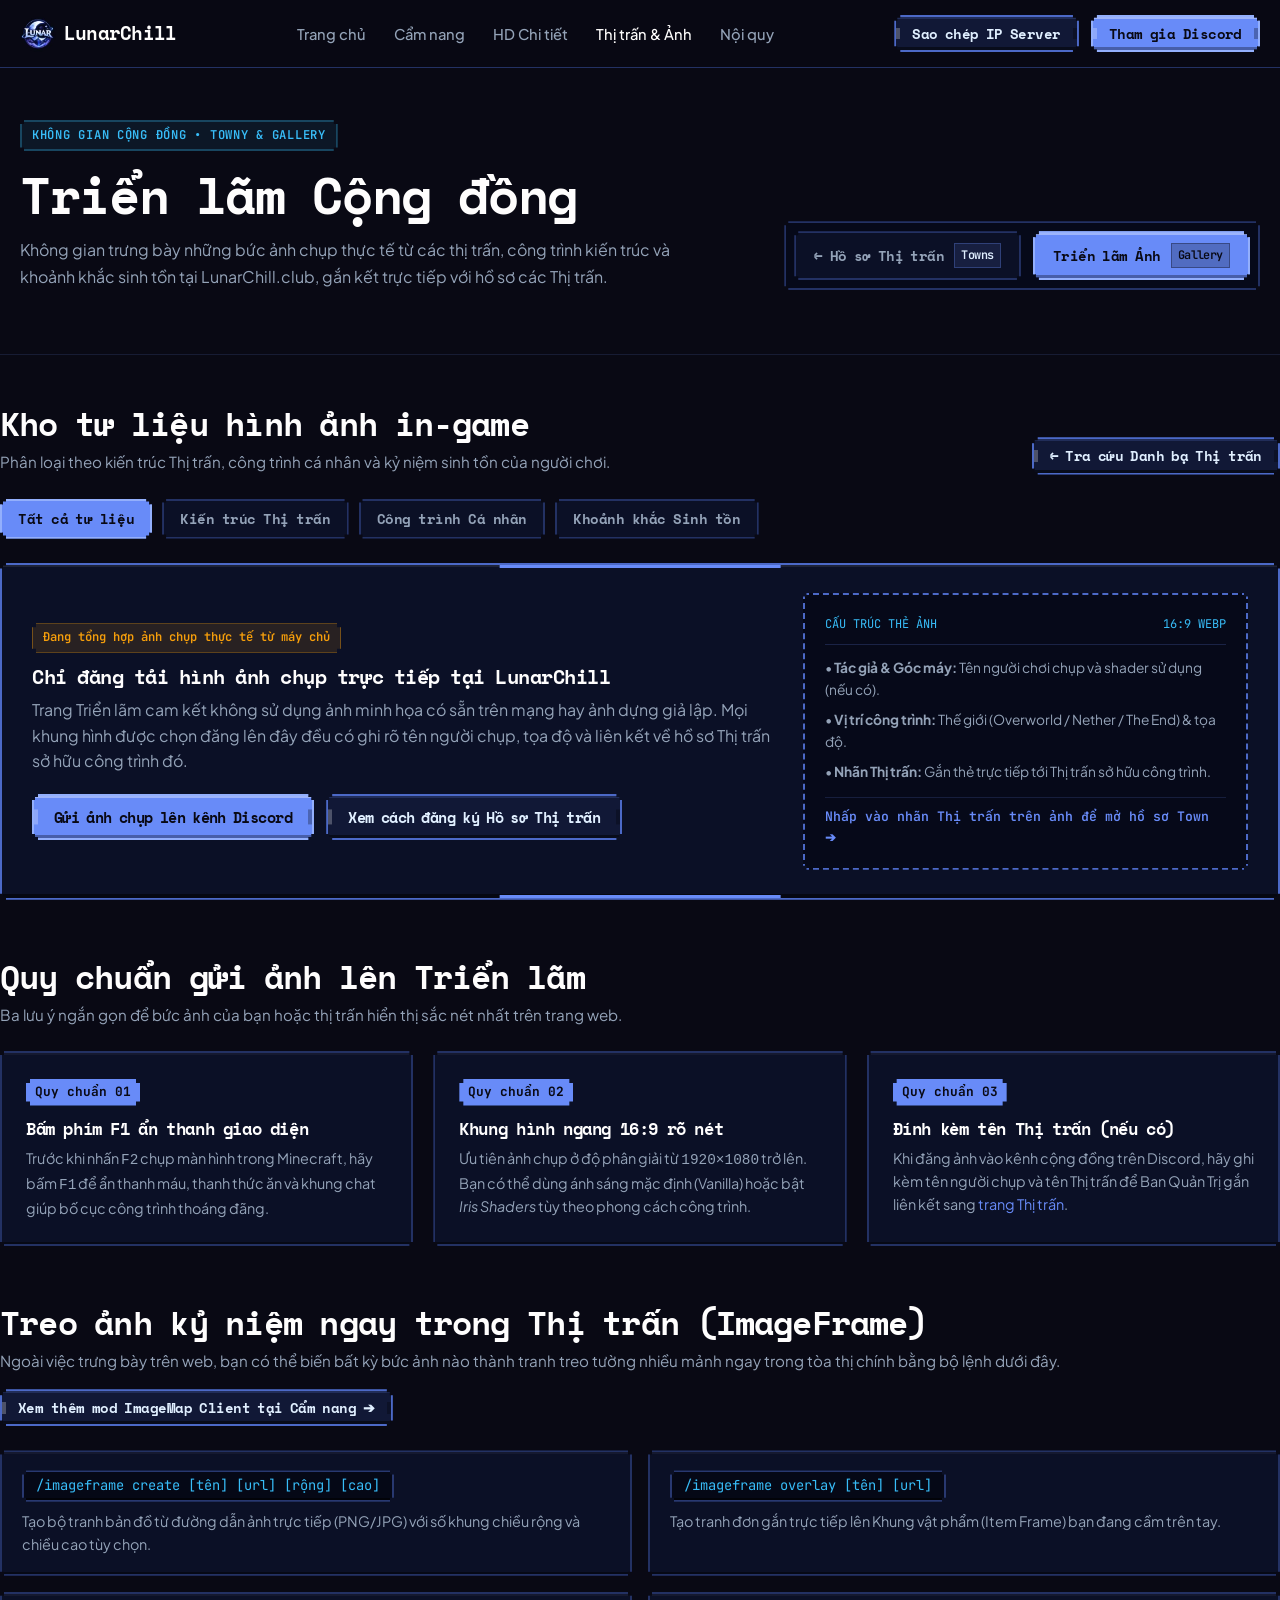
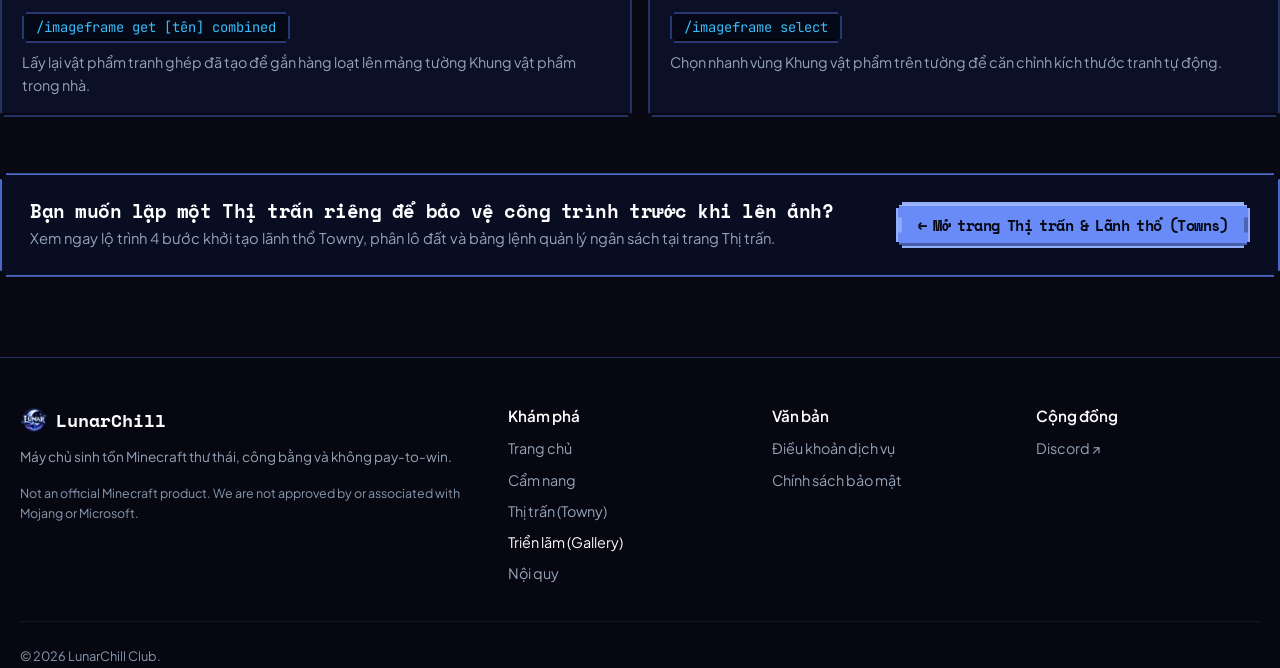
<file: gallery.html>
<!DOCTYPE html>
<html lang="vi">
<head>
  <meta charset="UTF-8">
  <meta name="viewport" content="width=device-width, initial-scale=1.0">
  <title>Triển Lãm Cộng Đồng (Gallery) | LunarChill Minecraft Server</title>
  <meta name="description" content="Triển lãm hình ảnh thực tế từ các thị trấn, công trình kiến trúc và khoảnh khắc sinh tồn của người chơi tại máy chủ Minecraft LunarChill.club.">
  <meta name="theme-color" content="#090914">
  <link rel="canonical" href="https://LunarChill.club/gallery">

  <!-- OpenGraph / Facebook / Discord -->
  <meta property="og:type" content="website">
  <meta property="og:site_name" content="LunarChill">
  <meta property="og:title" content="Triển Lãm Cộng Đồng (Gallery) | LunarChill Minecraft Server">
  <meta property="og:description" content="Bộ sưu tập ảnh chụp in-game thực tế từ các thị trấn, công trình và hướng dẫn treo ảnh kỷ niệm bằng ImageFrame tại LunarChill.club.">
  <meta property="og:url" content="https://LunarChill.club/gallery.html">
  <meta property="og:image" content="https://LunarChill.club/assets/images/og-banner.jpg">
  <meta property="og:image:width" content="1200">
  <meta property="og:image:height" content="630">
  <meta property="og:locale" content="vi_VN">

  <!-- Favicons -->
  <link rel="icon" type="image/webp" href="assets/images/logo-small.webp">
  <link rel="apple-touch-icon" href="assets/images/apple-touch-icon.png">

  <!-- Typography Fonts (Space Mono, Plus Jakarta Sans & JetBrains Mono) -->
  <link rel="preconnect" href="https://fonts.googleapis.com">
  <link rel="preconnect" href="https://fonts.gstatic.com" crossorigin>
  <link href="https://fonts.googleapis.com/css2?family=JetBrains+Mono:wght@400;500;600&family=Plus+Jakarta+Sans:wght@400;500;600;700;800&family=Space+Mono:wght@400;700&display=swap" rel="stylesheet">

  <!-- Stylesheets -->
  <link rel="stylesheet" href="assets/css/variables.css?v=20261111-5">
  <link rel="stylesheet" href="assets/css/base.css?v=20261111-5">
  <link rel="stylesheet" href="assets/css/components.css?v=20261111-5">
  <link rel="stylesheet" href="assets/css/layout.css?v=20261111-5">
  <link rel="stylesheet" href="assets/css/pages/community.css?v=20261111-5">
</head>
<body>

  <!-- Sticky Navigation Header -->
  <header class="site-header">
    <div class="container header-inner">
      <a href="index.html" class="brand-link" aria-label="LunarChill Trang chủ">
        <img src="assets/images/logo-small.webp" alt="LunarChill Logo" class="brand-logo-img" width="36" height="36">
        <span>LunarChill</span>
      </a>

      <nav aria-label="Main Navigation">
        <ul class="nav-menu">
          <li><a href="index.html" class="nav-link">Trang chủ</a></li>
          <li><a href="guide.html" class="nav-link">Cẩm nang</a></li>
          <li><a href="advanced-guide.html" class="nav-link">HD Chi tiết</a></li>
          <li><a href="towns.html" class="nav-link active" aria-current="page">Thị trấn &amp; Ảnh</a></li>
          <li><a href="rules.html" class="nav-link">Nội quy</a></li>
        </ul>
      </nav>

      <div class="header-actions">
        <button type="button" class="btn btn-secondary btn-sm btn-copy-header" data-action="copy-ip" data-copy-target="java" title="Sao chép IP Java">
          Sao chép IP Server
        </button>
        <a href="https://discord.gg/SM9cn8pQQH" target="_blank" rel="noopener noreferrer" data-link="discord" class="btn btn-primary btn-sm">
          Tham gia Discord
        </a>
        <button type="button" class="mobile-toggle" id="mobile-toggle" aria-label="Mở menu điều hướng" aria-expanded="false" aria-controls="mobile-drawer">
          <svg width="24" height="24" viewBox="0 0 24 24" fill="none" stroke="currentColor" stroke-width="2" aria-hidden="true">
            <path d="M4 6h16M4 12h16M4 18h16"/>
          </svg>
        </button>
      </div>
    </div>
  </header>

  <!-- Mobile Drawer -->
  <div class="mobile-drawer" id="mobile-drawer" aria-hidden="true" inert>
    <a href="index.html" class="mobile-nav-link">Trang chủ</a>
    <a href="guide.html" class="mobile-nav-link">Cẩm nang tân thủ</a>
    <a href="towns.html" class="mobile-nav-link">Thị trấn (Towny)</a>
    <a href="gallery.html" class="mobile-nav-link" aria-current="page">Triển lãm ảnh (Gallery)</a>
    <a href="rules.html" class="mobile-nav-link">Nội quy máy chủ</a>
    <div class="mobile-drawer-actions">
      <button type="button" class="btn btn-secondary" data-action="copy-ip" data-copy-target="pc">
        Sao chép IP PC (Java &amp; Bedrock): <span data-config-text="SERVER_ADDRESS_JAVA">LunarChill.club:25572</span>
      </button>
      <button type="button" class="btn btn-secondary" data-action="copy-ip" data-copy-target="pe">
        Sao chép Host PE (Điện thoại): <span data-config-text="SERVER_HOST">LunarChill.club</span> (Port: <span data-config-text="SERVER_PORT_BEDROCK">25572</span>)
      </button>
      <a href="https://discord.gg/SM9cn8pQQH" target="_blank" rel="noopener noreferrer" data-link="discord" class="btn btn-primary">
        Tham gia Discord
      </a>
    </div>
  </div>

  <!-- Community Hub Hero & Tab Switcher -->
  <section class="community-hero">
    <div class="container">
      <div class="community-hero-top">
        <div class="community-hero-title-group">
          <span class="community-eyebrow">Không gian Cộng đồng • Towny &amp; Gallery</span>
          <h1>Triển lãm Cộng đồng</h1>
          <p class="community-hero-desc">
            Không gian trưng bày những bức ảnh chụp thực tế từ các thị trấn, công trình kiến trúc và khoảnh khắc sinh tồn tại <span data-config-text="SERVER_HOST">LunarChill.club</span>, gắn kết trực tiếp với hồ sơ các Thị trấn.
          </p>
        </div>

        <!-- Thanh chuyển nhanh 2 chiều giữa trang Town và trang Gallery -->
        <nav class="community-hub-switcher" aria-label="Chuyển đổi giữa Thị trấn và Triển lãm">
          <a href="towns.html" class="hub-tab">
            <span>← Hồ sơ Thị trấn</span>
            <span class="hub-tab-badge">Towns</span>
          </a>
          <a href="gallery.html" class="hub-tab active" aria-current="page">
            <span>Triển lãm Ảnh</span>
            <span class="hub-tab-badge">Gallery</span>
          </a>
        </nav>
      </div>
    </div>
  </section>

  <main id="main-content" class="container community-main">

    <!-- 1. Bộ lọc Danh mục & Khung Trưng bày Tư liệu Thực tế -->
    <section id="gallery-showcase">
      <div class="community-section-head">
        <div>
          <h2>Kho tư liệu hình ảnh in-game</h2>
          <p>Phân loại theo kiến trúc Thị trấn, công trình cá nhân và kỷ niệm sinh tồn của người chơi.</p>
        </div>
        <a href="towns.html#town-directory" class="btn btn-secondary btn-sm">
          ← Tra cứu Danh bạ Thị trấn
        </a>
      </div>

      <!-- Thanh lọc danh mục (hỗ trợ cả click lẫn hash #filter-towns từ trang Town sang) -->
      <div class="gallery-filter-bar" role="group" aria-label="Bộ lọc danh mục ảnh triển lãm">
        <button type="button" class="gallery-filter-btn active" data-gallery-filter="all" id="filter-all" aria-pressed="true">
          Tất cả tư liệu
        </button>
        <button type="button" class="gallery-filter-btn" data-gallery-filter="towns" id="filter-towns" aria-pressed="false">
          Kiến trúc Thị trấn
        </button>
        <button type="button" class="gallery-filter-btn" data-gallery-filter="builds" id="filter-builds" aria-pressed="false">
          Công trình Cá nhân
        </button>
        <button type="button" class="gallery-filter-btn" data-gallery-filter="moments" id="filter-moments" aria-pressed="false">
          Khoảnh khắc Sinh tồn
        </button>
      </div>

      <div class="community-plaque-banner">
        <div class="community-plaque-grid">
          <div>
            <span class="plaque-status-tag" id="gallery-active-filter-label">Đang tổng hợp ảnh chụp thực tế từ máy chủ</span>
            <h3>Chỉ đăng tải hình ảnh chụp trực tiếp tại LunarChill</h3>
            <p>
              Trang Triển lãm cam kết không sử dụng ảnh minh họa có sẵn trên mạng hay ảnh dựng giả lập. Mọi khung hình được chọn đăng lên đây đều có ghi rõ tên người chụp, tọa độ và liên kết về hồ sơ Thị trấn sở hữu công trình đó.
            </p>
            <div class="plaque-actions">
              <a href="https://discord.gg/SM9cn8pQQH" target="_blank" rel="noopener noreferrer" data-link="discord" class="btn btn-primary">
                Gửi ảnh chụp lên kênh Discord
              </a>
              <a href="towns.html#town-directory" class="btn btn-secondary">
                Xem cách đăng ký Hồ sơ Thị trấn
              </a>
            </div>
          </div>

          <!-- Khung minh họa cấu trúc 1 Thẻ Ảnh Triển lãm gắn kết với Thị trấn -->
          <div class="blueprint-card" aria-label="Cấu trúc thông tin thẻ ảnh triển lãm">
            <div class="blueprint-header">
              <span class="blueprint-label">Cấu trúc Thẻ Ảnh</span>
              <span class="blueprint-label">16:9 WebP</span>
            </div>
            <ul class="blueprint-meta-list">
              <li>• <strong>Tác giả &amp; Góc máy:</strong> Tên người chơi chụp và shader sử dụng (nếu có).</li>
              <li>• <strong>Vị trí công trình:</strong> Thế giới (Overworld / Nether / The End) &amp; tọa độ.</li>
              <li>• <strong>Nhãn Thị trấn:</strong> Gắn thẻ trực tiếp tới Thị trấn sở hữu công trình.</li>
            </ul>
            <a href="towns.html#town-directory" class="blueprint-crosslink">
              Nhấp vào nhãn Thị trấn trên ảnh để mở hồ sơ Town ➔
            </a>
          </div>
        </div>
      </div>

      <!--
        =====================================================================
        MẪU THẺ ẢNH GALLERY (DÀNH CHO BQT KHI CẬP NHẬT ẢNH THỰC TẾ)
        Khi có ảnh in-game thật, BQT bỏ comment khối dưới và điền đường dẫn:
        =====================================================================
        <div class="gallery-specs-grid" style="margin-top: 24px;">
          <article class="lunar-card" data-gallery-category="towns">
            [Điền thẻ img với đường dẫn: assets/images/gallery/ten-anh.webp]
            <div style="margin-top: 14px;">
              <span class="community-eyebrow">Kiến trúc Thị trấn</span>
              <h3>[Tên Công Trình / Góc Máy]</h3>
              <p>Chụp bởi: <strong>[Tên Người Chơi]</strong></p>
              <a href="towns.html#town-directory" class="blueprint-crosslink">Thuộc Thị trấn: [Tên Town] ➔ Xem hồ sơ</a>
            </div>
          </article>
        </div>
      -->
    </section>

    <!-- 2. Quy chuẩn 3 bước đóng góp ảnh lên Triển lãm -->
    <section id="gallery-submission">
      <div class="community-section-head">
        <div>
          <h2>Quy chuẩn gửi ảnh lên Triển lãm</h2>
          <p>Ba lưu ý ngắn gọn để bức ảnh của bạn hoặc thị trấn hiển thị sắc nét nhất trên trang web.</p>
        </div>
      </div>

      <div class="gallery-specs-grid">
        <article class="lunar-card gallery-spec-card">
          <span class="town-step-num">Quy chuẩn 01</span>
          <h3>Bấm phím F1 ẩn thanh giao diện</h3>
          <p>
            Trước khi nhấn <code>F2</code> chụp màn hình trong Minecraft, hãy bấm <code>F1</code> để ẩn thanh máu, thanh thức ăn và khung chat giúp bố cục công trình thoáng đãng.
          </p>
        </article>

        <article class="lunar-card gallery-spec-card">
          <span class="town-step-num">Quy chuẩn 02</span>
          <h3>Khung hình ngang 16:9 rõ nét</h3>
          <p>
            Ưu tiên ảnh chụp ở độ phân giải từ <code>1920×1080</code> trở lên. Bạn có thể dùng ánh sáng mặc định (Vanilla) hoặc bật <em>Iris Shaders</em> tùy theo phong cách công trình.
          </p>
        </article>

        <article class="lunar-card gallery-spec-card">
          <span class="town-step-num">Quy chuẩn 03</span>
          <h3>Đính kèm tên Thị trấn (nếu có)</h3>
          <p>
            Khi đăng ảnh vào kênh cộng đồng trên Discord, hãy ghi kèm tên người chụp và tên Thị trấn để Ban Quản Trị gắn liên kết sang <a href="towns.html">trang Thị trấn</a>.
          </p>
        </article>
      </div>
    </section>

    <!-- 3. Hướng dẫn treo ảnh kỷ niệm ngay trong Game (ImageFrame & ImageMap) -->
    <section id="in-game-frames">
      <div class="community-section-head">
        <div>
          <h2>Treo ảnh kỷ niệm ngay trong Thị trấn (ImageFrame)</h2>
          <p>Ngoài việc trưng bày trên web, bạn có thể biến bất kỳ bức ảnh nào thành tranh treo tường nhiều mảnh ngay trong tòa thị chính bằng bộ lệnh dưới đây.</p>
        </div>
        <a href="guide.html#mods" class="btn btn-secondary btn-sm">
          Xem thêm mod ImageMap Client tại Cẩm nang ➔
        </a>
      </div>

      <div class="community-commands-grid">
        <div class="lunar-card community-command-card">
          <div class="community-command-top">
            <button type="button" class="command-chip" data-action="copy-ip" data-ip="/imageframe create [tên] [url] [rộng] [cao]">/imageframe create [tên] [url] [rộng] [cao]</button>
          </div>
          <p class="community-command-desc">Tạo bộ tranh bản đồ từ đường dẫn ảnh trực tiếp (PNG/JPG) với số khung chiều rộng và chiều cao tùy chọn.</p>
        </div>

        <div class="lunar-card community-command-card">
          <div class="community-command-top">
            <button type="button" class="command-chip" data-action="copy-ip" data-ip="/imageframe overlay [tên] [url]">/imageframe overlay [tên] [url]</button>
          </div>
          <p class="community-command-desc">Tạo tranh đơn gắn trực tiếp lên Khung vật phẩm (Item Frame) bạn đang cầm trên tay.</p>
        </div>

        <div class="lunar-card community-command-card">
          <div class="community-command-top">
            <button type="button" class="command-chip" data-action="copy-ip" data-ip="/imageframe get [tên] combined">/imageframe get [tên] combined</button>
          </div>
          <p class="community-command-desc">Lấy lại vật phẩm tranh ghép đã tạo để gắn hàng loạt lên mảng tường Khung vật phẩm trong nhà.</p>
        </div>

        <div class="lunar-card community-command-card">
          <div class="community-command-top">
            <button type="button" class="command-chip" data-action="copy-ip" data-ip="/imageframe select">/imageframe select</button>
          </div>
          <p class="community-command-desc">Chọn nhanh vùng Khung vật phẩm trên tường để căn chỉnh kích thước tranh tự động.</p>
        </div>
      </div>
    </section>

    <!-- 4. Cầu nối ngược về trang Thị trấn (Towns) -->
    <section id="gallery-to-towns-bridge">
      <div class="cross-page-bridge">
        <div class="cross-page-bridge-text">
          <h3>Bạn muốn lập một Thị trấn riêng để bảo vệ công trình trước khi lên ảnh?</h3>
          <p>Xem ngay lộ trình 4 bước khởi tạo lãnh thổ Towny, phân lô đất và bảng lệnh quản lý ngân sách tại trang Thị trấn.</p>
        </div>
        <a href="towns.html" class="btn btn-primary">
          ← Mở trang Thị trấn &amp; Lãnh thổ (Towns)
        </a>
      </div>
    </section>

  </main>

  <!-- Global Footer -->
  <footer class="site-footer">
    <div class="container">
      <div class="footer-grid">
        <div class="footer-col">
          <div class="footer-brand">
            <img src="assets/images/logo-small.webp" alt="LunarChill Logo" width="28" height="28" class="footer-brand-logo" loading="lazy">
            <strong class="footer-brand-name">LunarChill</strong>
          </div>
          <p class="footer-desc">
            Máy chủ sinh tồn Minecraft thư thái, công bằng và không pay-to-win.
          </p>
          <p class="mojang-disclaimer">
            Not an official Minecraft product. We are not approved by or associated with Mojang or Microsoft.
          </p>
        </div>

        <div class="footer-col">
          <h4>Khám phá</h4>
          <ul class="footer-links">
            <li><a href="index.html">Trang chủ</a></li>
            <li><a href="guide.html">Cẩm nang</a></li>
            <li><a href="towns.html">Thị trấn (Towny)</a></li>
            <li><a href="gallery.html" aria-current="page">Triển lãm (Gallery)</a></li>
            <li><a href="rules.html">Nội quy</a></li>
          </ul>
        </div>

        <div class="footer-col">
          <h4>Văn bản</h4>
          <ul class="footer-links">
            <li><a href="terms.html">Điều khoản dịch vụ</a></li>
            <li><a href="privacy.html">Chính sách bảo mật</a></li>
          </ul>
        </div>

        <div class="footer-col">
          <h4>Cộng đồng</h4>
          <ul class="footer-links">
            <li><a href="https://discord.gg/SM9cn8pQQH" target="_blank" rel="noopener noreferrer" data-link="discord">Discord ↗</a></li>
          </ul>
        </div>
      </div>

      <div class="footer-bottom">
        <div>&copy; 2026 LunarChill Club.</div>
      </div>
    </div>
  </footer>

  <!-- Application Logic -->
  <script type="module" src="assets/js/main.js?v=20261111-5"></script>
</body>
</html>
</file>
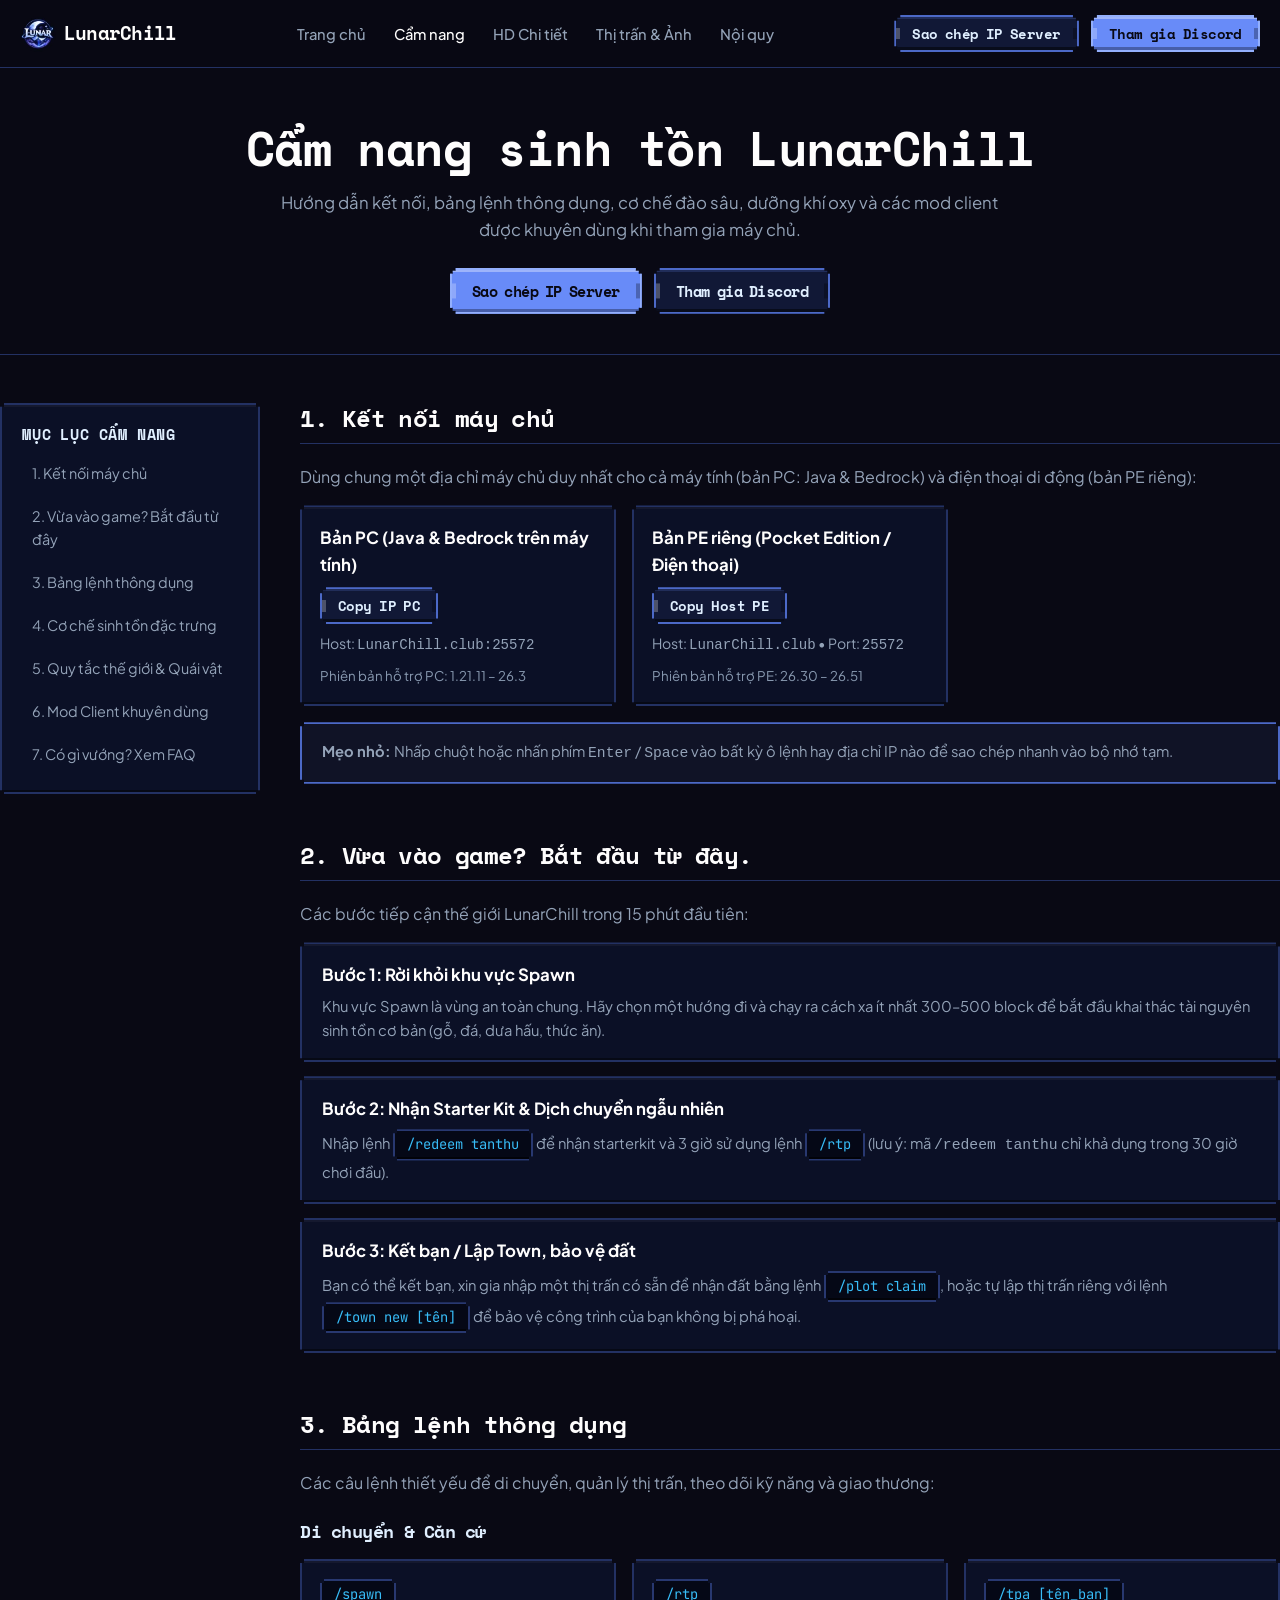
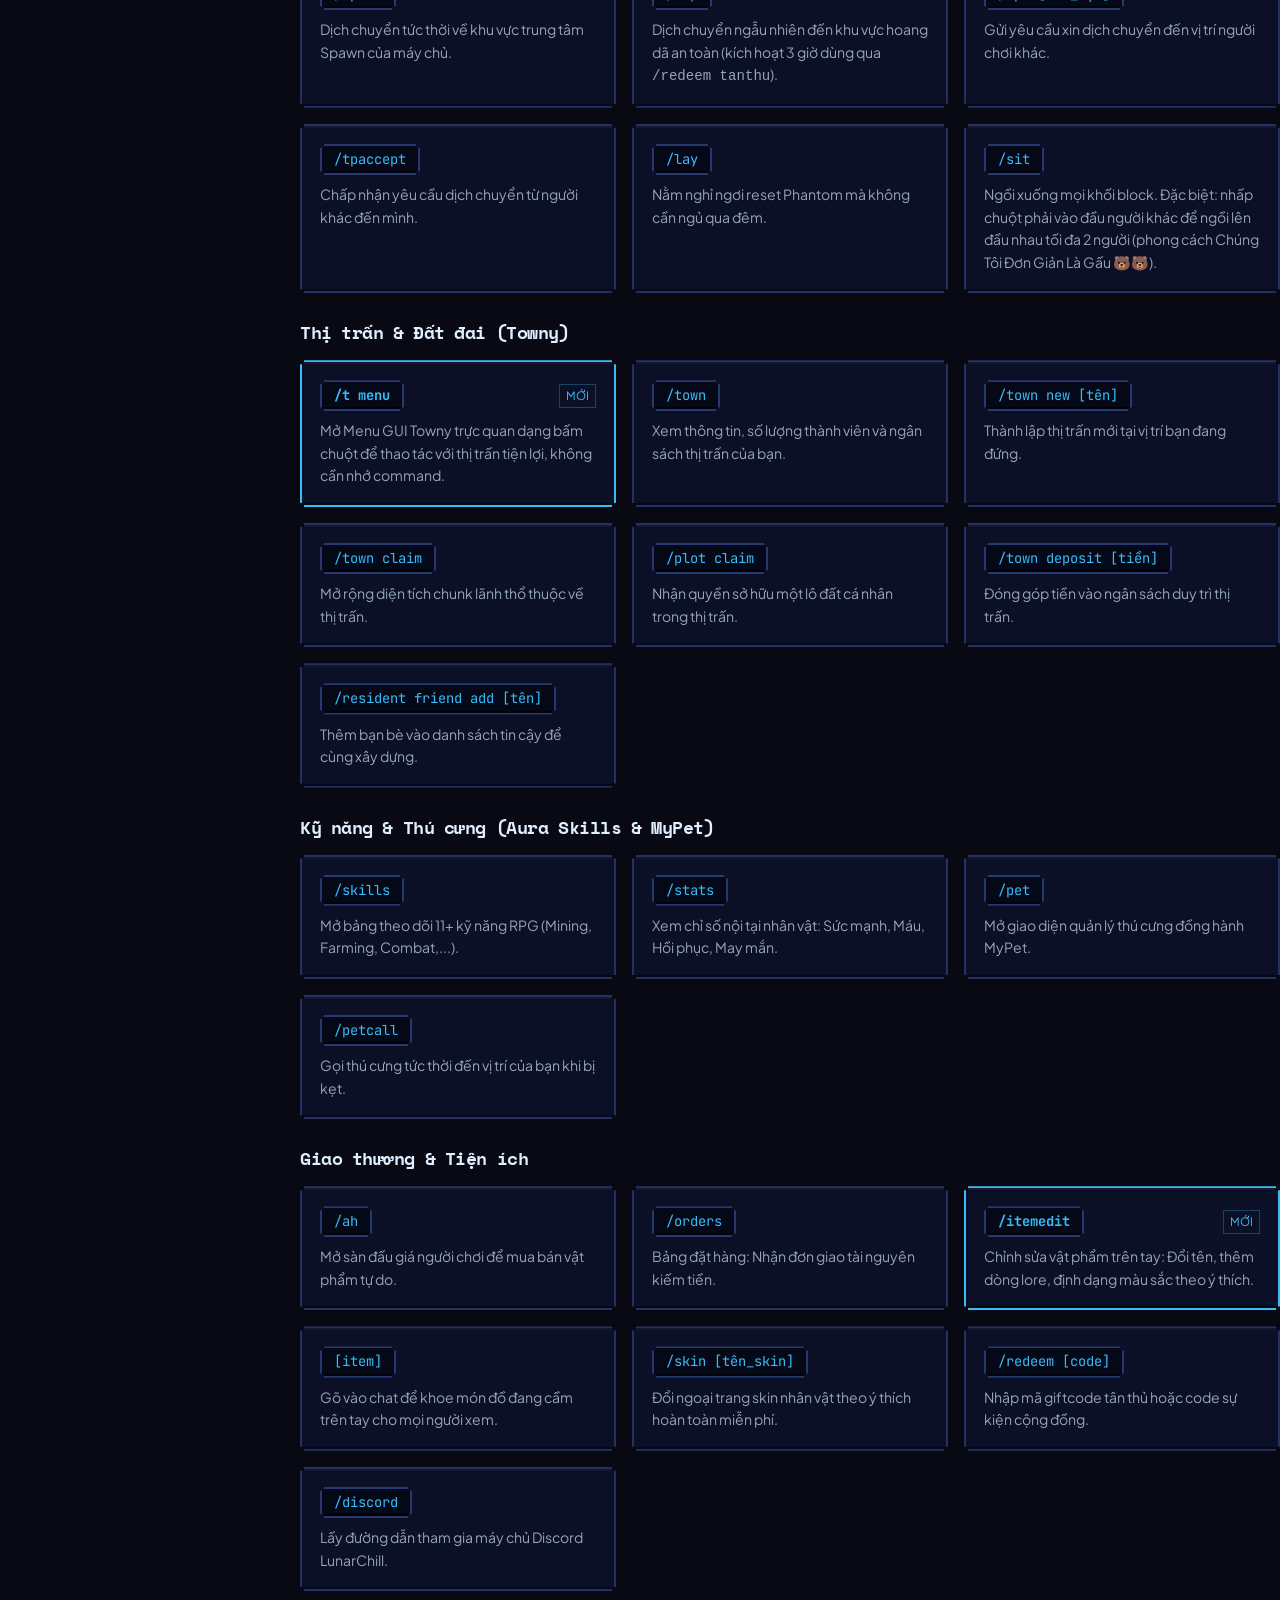
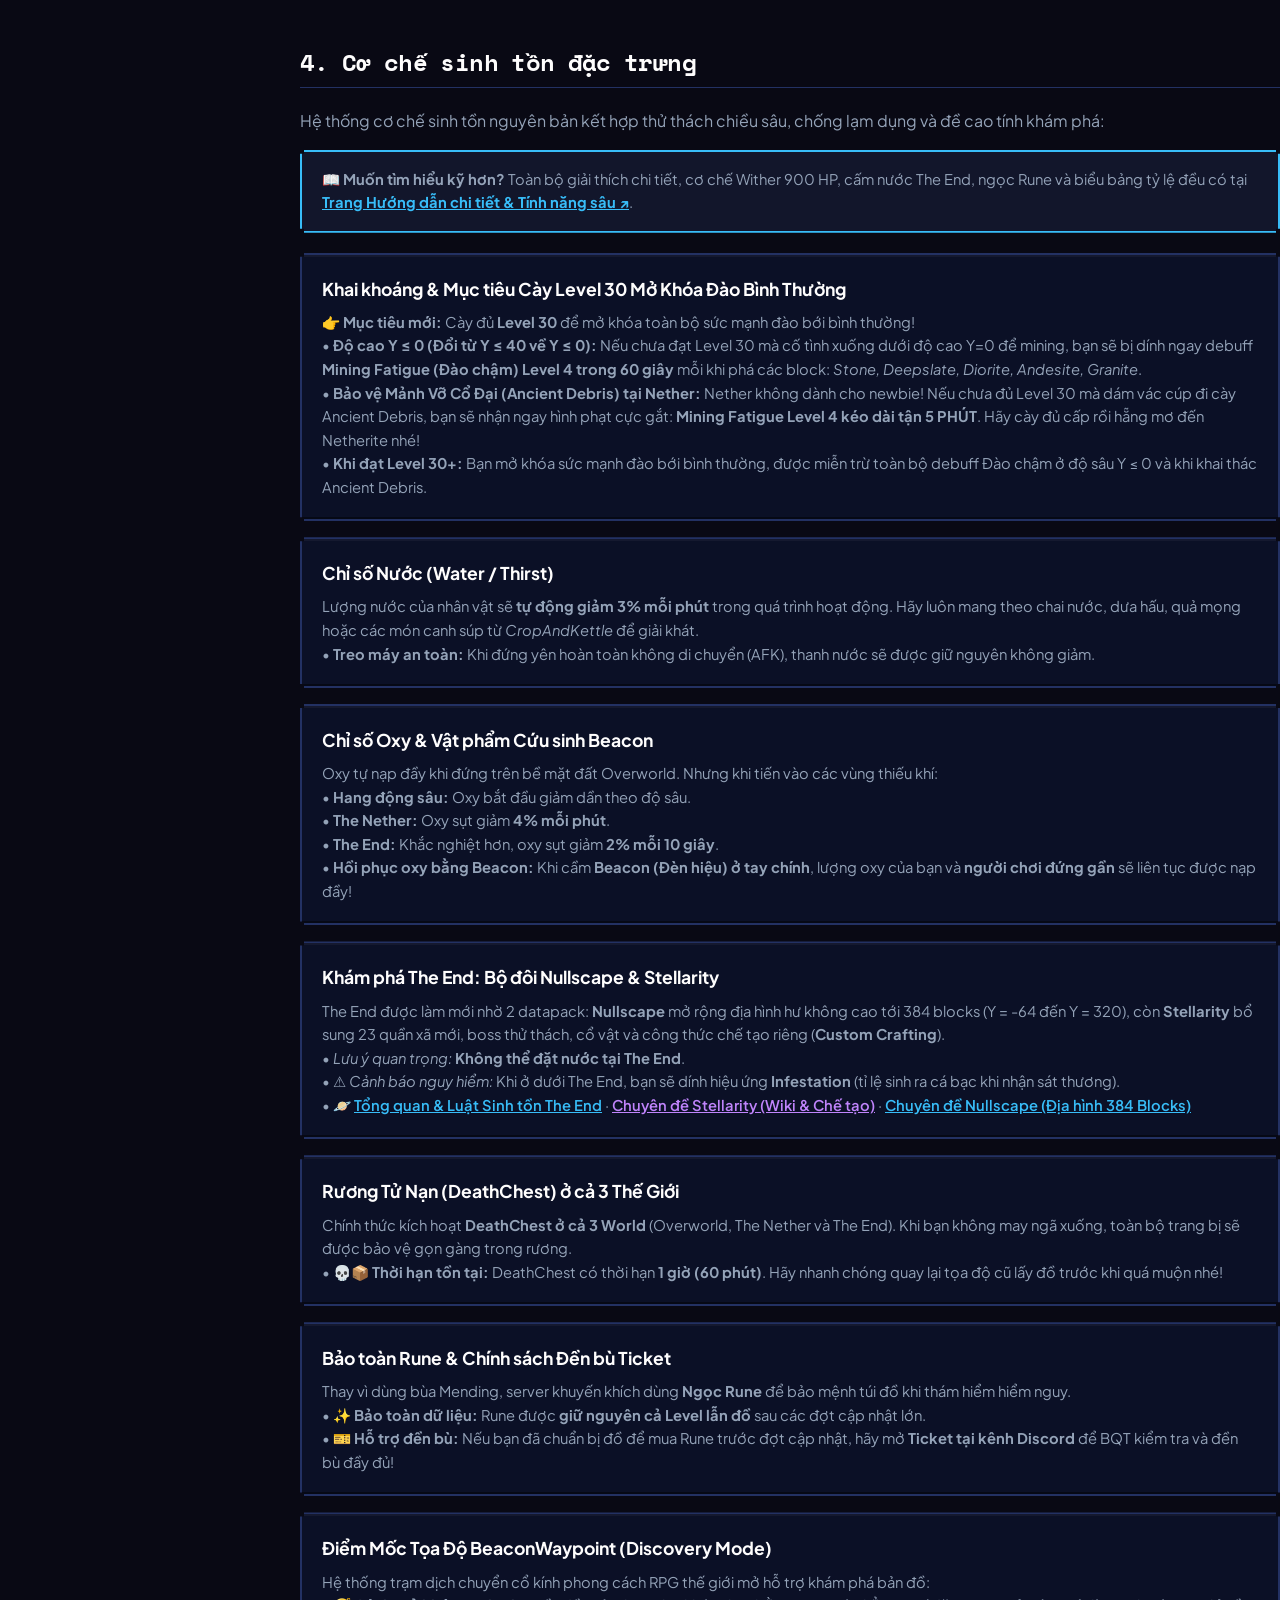
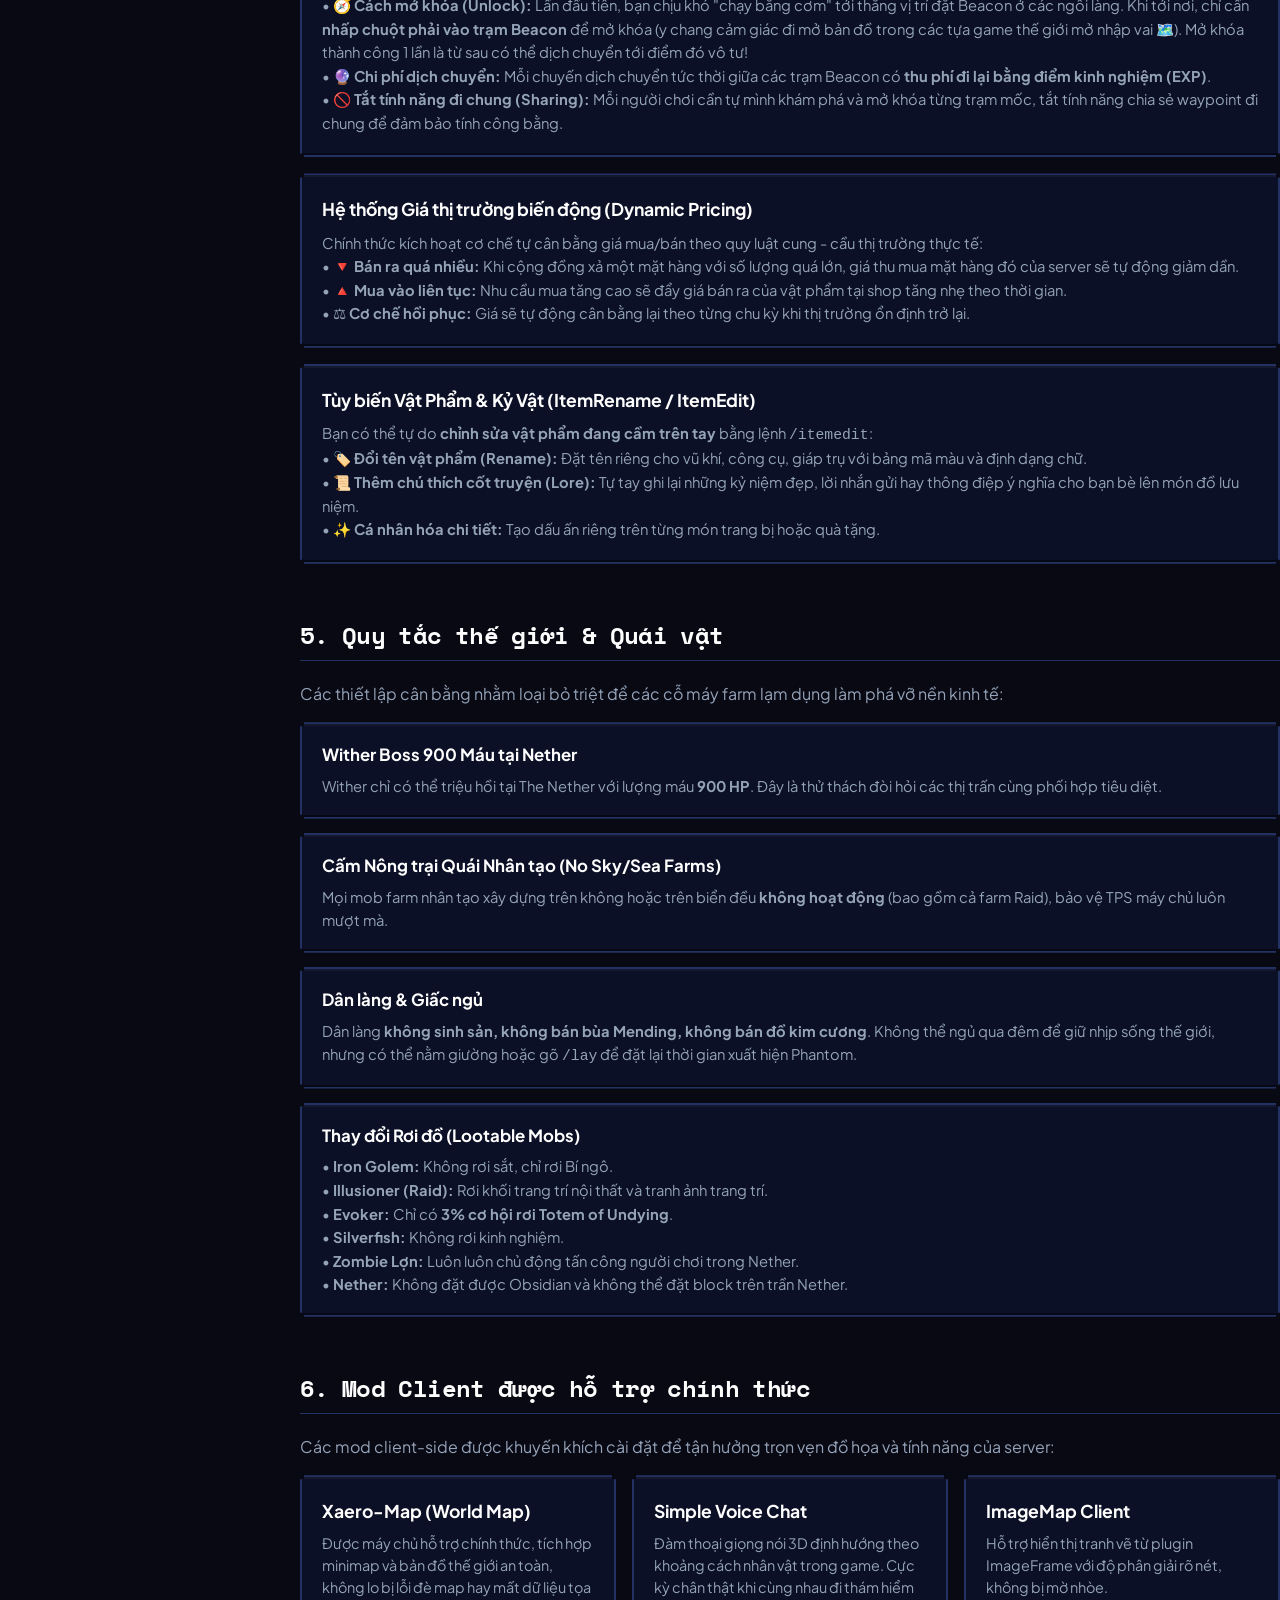
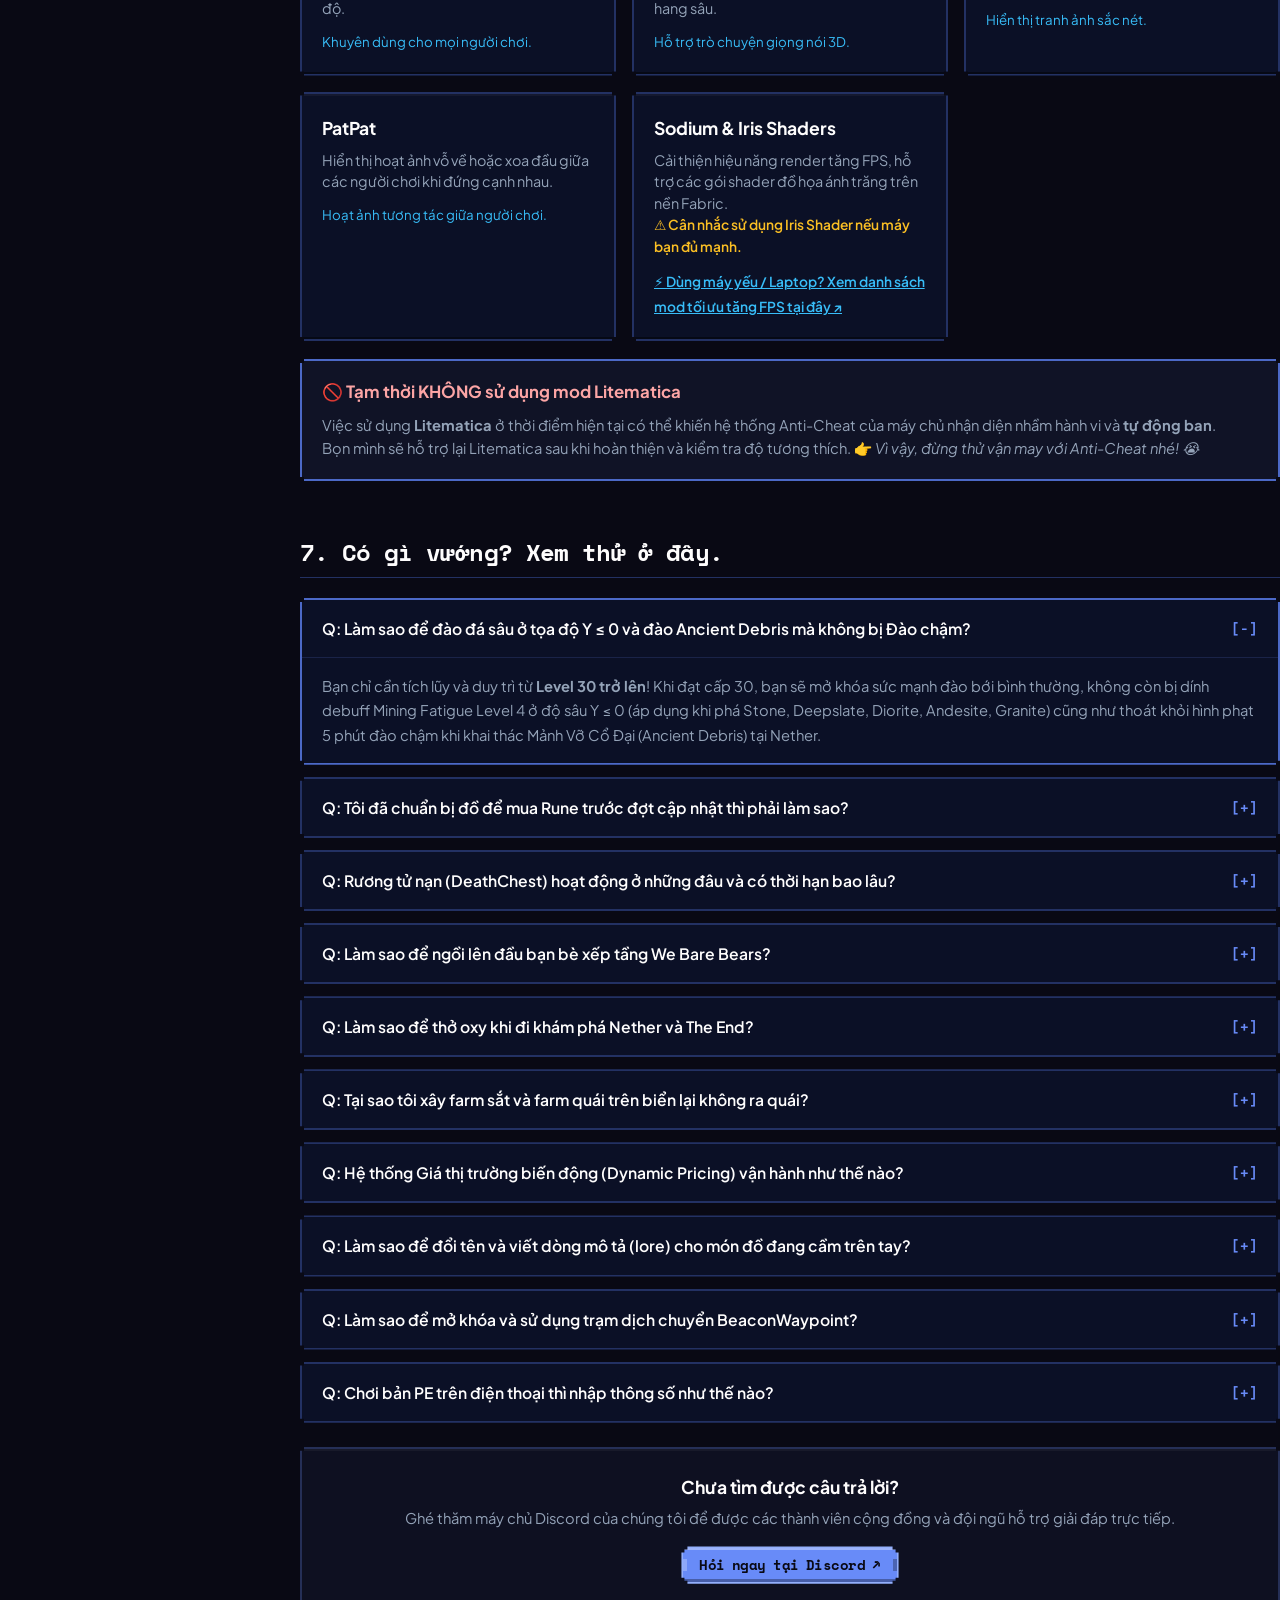
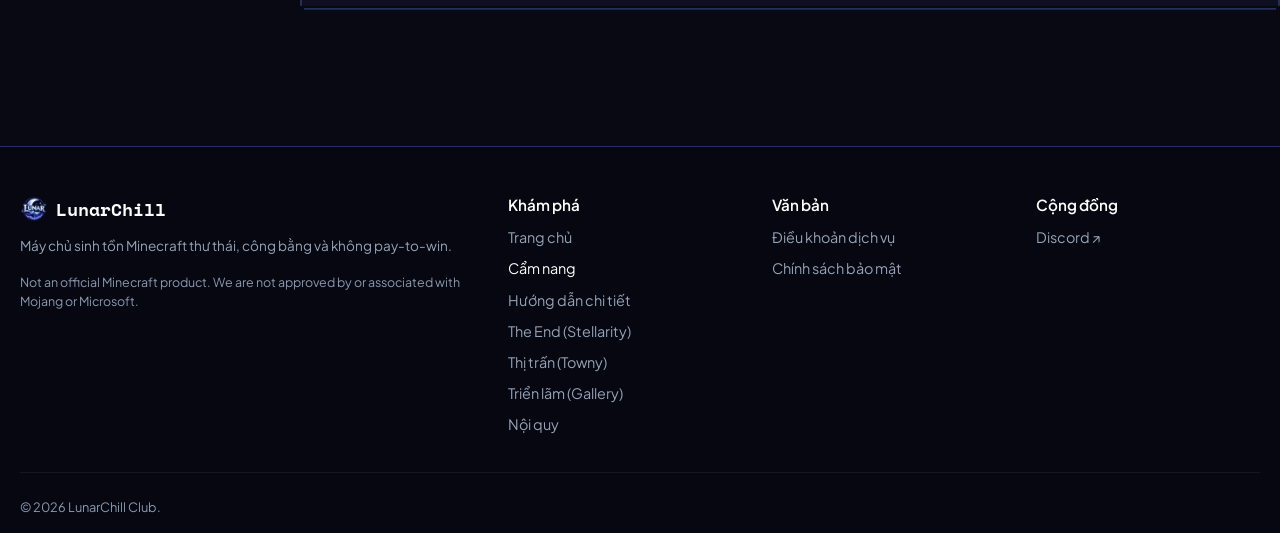
<file: guide.html>
<!DOCTYPE html>
<html lang="vi">
<head>
  <meta charset="UTF-8">
  <meta name="viewport" content="width=device-width, initial-scale=1.0">
  <title>Cẩm nang Tân thủ - LunarChill 🌙</title>
  <meta name="description" content="Hướng dẫn kết nối Java & Bedrock/PE, bảng tra cứu lệnh in-game, cơ chế sinh tồn đào chậm, oxy, nước và mod client tại máy chủ Minecraft LunarChill.">
  <link rel="canonical" href="https://LunarChill.club/guide">

  <link rel="icon" type="image/x-icon" href="assets/images/favicon.ico">
  <link rel="icon" type="image/png" sizes="32x32" href="assets/images/favicon.png">
  <link rel="apple-touch-icon" sizes="180x180" href="assets/images/apple-touch-icon.png">

  <!-- OpenGraph -->
  <meta property="og:type" content="article">
  <meta property="og:url" content="https://LunarChill.club/guide">
  <meta property="og:title" content="Cẩm nang Tân thủ - LunarChill">
  <meta property="og:description" content="Mọi thứ bạn cần biết để bắt đầu sinh tồn tại LunarChill: kết nối, lệnh cơ bản, cơ chế đào chậm, oxy, nước, The End Nullscape & Stellarity và mod hỗ trợ.">
  <meta property="og:image" content="https://LunarChill.club/assets/images/og-banner.jpg">
  <meta property="og:image:width" content="1200">
  <meta property="og:image:height" content="630">
  <meta property="og:image:alt" content="Cẩm nang Tân thủ LunarChill Minecraft SMP">
  <meta name="twitter:card" content="summary_large_image">
  <meta name="theme-color" content="#688BF8">

  <!-- Typography Fonts (Space Mono, Plus Jakarta Sans & JetBrains Mono) -->
  <link rel="preconnect" href="https://fonts.googleapis.com">
  <link rel="preconnect" href="https://fonts.gstatic.com" crossorigin>
  <link href="https://fonts.googleapis.com/css2?family=JetBrains+Mono:wght@400;500;600&family=Plus+Jakarta+Sans:wght@400;500;600;700;800&family=Space+Mono:wght@400;700&display=swap" rel="stylesheet">

  <link rel="stylesheet" href="assets/css/variables.css?v=20261111-5">
  <link rel="stylesheet" href="assets/css/base.css?v=20261111-5">
  <link rel="stylesheet" href="assets/css/components.css?v=20261111-5">
  <link rel="stylesheet" href="assets/css/layout.css?v=20261111-5">
  <link rel="stylesheet" href="assets/css/pages/guide.css?v=20261111-5">
</head>
<body>

  <!-- Header -->
  <header class="site-header">
    <div class="container header-inner">
      <a href="index.html" class="brand-link" title="LunarChill.Club Trang chủ">
        <img src="assets/images/logo-small.webp" alt="LunarChill Logo" class="brand-logo-img" width="36" height="36">
        <span>LunarChill</span>
      </a>

      <nav aria-label="Main Navigation">
        <ul class="nav-menu">
          <li><a href="index.html" class="nav-link">Trang chủ</a></li>
          <li><a href="guide.html" class="nav-link active" aria-current="page">Cẩm nang</a></li>
          <li><a href="advanced-guide.html" class="nav-link">HD Chi tiết</a></li>
          <li><a href="towns.html" class="nav-link">Thị trấn &amp; Ảnh</a></li>
          <li><a href="rules.html" class="nav-link">Nội quy</a></li>
        </ul>
      </nav>

      <div class="header-actions">
        <button type="button" class="btn btn-secondary btn-sm btn-copy-header" data-action="copy-ip" data-copy-target="java" title="Sao chép IP Java">
          Sao chép IP Server
        </button>
        <a href="https://discord.gg/SM9cn8pQQH" target="_blank" rel="noopener noreferrer" data-link="discord" class="btn btn-primary btn-sm">
          Tham gia Discord
        </a>
        <button type="button" class="mobile-toggle" id="mobile-toggle" aria-label="Mở menu điều hướng" aria-expanded="false" aria-controls="mobile-drawer">
          <svg width="24" height="24" viewBox="0 0 24 24" fill="none" stroke="currentColor" stroke-width="2" aria-hidden="true">
            <path d="M4 6h16M4 12h16M4 18h16"/>
          </svg>
        </button>
      </div>
    </div>
  </header>

  <!-- Mobile Drawer -->
  <div class="mobile-drawer" id="mobile-drawer" aria-hidden="true" inert>
    <a href="index.html" class="mobile-nav-link">Trang chủ</a>
    <a href="guide.html" class="mobile-nav-link" aria-current="page">Cẩm nang tân thủ</a>
    <a href="advanced-guide.html" class="mobile-nav-link">Hướng dẫn chi tiết (Nâng cao)</a>
    <a href="the-end.html" class="mobile-nav-link">The End: Stellarity &amp; Nullscape</a>
    <a href="towns.html" class="mobile-nav-link">Thị trấn (Towny)</a>
    <a href="gallery.html" class="mobile-nav-link">Triển lãm ảnh (Gallery)</a>
    <a href="rules.html" class="mobile-nav-link">Nội quy máy chủ</a>
    <div class="mobile-drawer-actions">
      <button type="button" class="btn btn-secondary" data-action="copy-ip" data-copy-target="pc">
        Sao chép IP PC (Java &amp; Bedrock): <span data-config-text="SERVER_ADDRESS_JAVA">LunarChill.club:25572</span>
      </button>
      <button type="button" class="btn btn-secondary" data-action="copy-ip" data-copy-target="pe">
        Sao chép Host PE (Điện thoại): <span data-config-text="SERVER_HOST">LunarChill.club</span> (Port: <span data-config-text="SERVER_PORT_BEDROCK">25572</span>)
      </button>
      <a href="https://discord.gg/SM9cn8pQQH" target="_blank" rel="noopener noreferrer" data-link="discord" class="btn btn-primary">
        Tham gia Discord
      </a>
    </div>
  </div>

  <main id="main-content">
    <!-- Hero Banner (Figma Spec) -->
    <div class="page-hero">
      <div class="container">
        <h1 style="font-size: clamp(2.2rem, 4vw, 3rem); font-weight: 800; margin-bottom: 12px; letter-spacing: -0.01em;">
          Cẩm nang sinh tồn LunarChill
        </h1>
        <p style="color: var(--color-text-body); max-width: 720px; margin: 0 auto 24px auto; font-size: 1.05rem; line-height: 1.6;">
          Hướng dẫn kết nối, bảng lệnh thông dụng, cơ chế đào sâu, dưỡng khí oxy và các mod client được khuyên dùng khi tham gia máy chủ.
        </p>
        <div style="display: flex; gap: 12px; justify-content: center; flex-wrap: wrap;">
          <button type="button" class="btn btn-primary" data-action="copy-ip" data-copy-target="java">
            Sao chép IP Server
          </button>
          <a href="https://discord.gg/SM9cn8pQQH" target="_blank" rel="noopener noreferrer" data-link="discord" class="btn btn-secondary">
            Tham gia Discord
          </a>
        </div>
      </div>
    </div>

    <div class="container guide-layout">
      <!-- Sidebar TOC (Sticky) -->
      <aside class="guide-sidebar" aria-label="Mục lục cẩm nang">
        <div class="lunar-card toc-card">
          <h3>Mục lục cẩm nang</h3>
          <ul class="toc-list">
            <li><a href="#connect" class="toc-link">1. Kết nối máy chủ</a></li>
            <li><a href="#start" class="toc-link">2. Vừa vào game? Bắt đầu từ đây</a></li>
            <li><a href="#commands" class="toc-link">3. Bảng lệnh thông dụng</a></li>
            <li><a href="#mechanics" class="toc-link">4. Cơ chế sinh tồn đặc trưng</a></li>
            <li><a href="#world-rules" class="toc-link">5. Quy tắc thế giới &amp; Quái vật</a></li>
            <li><a href="#mods" class="toc-link">6. Mod Client khuyên dùng</a></li>
            <li><a href="#faq" class="toc-link">7. Có gì vướng? Xem FAQ</a></li>
          </ul>
        </div>
      </aside>

      <!-- Main Guide Content -->
      <div class="guide-content">

        <!-- 1. Kết nối máy chủ -->
        <section id="connect">
          <h2>1. Kết nối máy chủ</h2>
          <p>Dùng chung một địa chỉ máy chủ duy nhất cho cả máy tính (bản PC: Java &amp; Bedrock) và điện thoại di động (bản PE riêng):</p>

          <div class="commands-grid">
            <div class="lunar-card command-card">
              <div class="command-header">
                <strong style="color: var(--color-text-heading); font-size: 1.05rem;">Bản PC (Java &amp; Bedrock trên máy tính)</strong>
                <button type="button" class="btn btn-secondary btn-sm" data-action="copy-ip" data-copy-target="pc">Copy IP PC</button>
              </div>
              <p class="command-desc">Host: <code data-config-text="SERVER_ADDRESS_JAVA">LunarChill.club:25572</code></p>
              <small style="color: var(--color-text-muted);">Phiên bản hỗ trợ PC: <span data-config-text="VERSION_PC">1.21.11 – 26.3</span></small>
            </div>

            <div class="lunar-card command-card">
              <div class="command-header">
                <strong style="color: var(--color-text-heading); font-size: 1.05rem;">Bản PE riêng (Pocket Edition / Điện thoại)</strong>
                <button type="button" class="btn btn-secondary btn-sm" data-action="copy-ip" data-copy-target="pe">Copy Host PE</button>
              </div>
              <p class="command-desc">Host: <code data-config-text="SERVER_HOST">LunarChill.club</code> • Port: <code data-config-text="SERVER_PORT_BEDROCK">25572</code></p>
              <small style="color: var(--color-text-muted);">Phiên bản hỗ trợ PE: <span data-config-text="VERSION_PE">26.30 – 26.51</span></small>
            </div>
          </div>

          <div class="lunar-callout" style="margin-top: 16px;">
            <strong>Mẹo nhỏ:</strong> Nhấp chuột hoặc nhấn phím <code>Enter</code> / <code>Space</code> vào bất kỳ ô lệnh hay địa chỉ IP nào để sao chép nhanh vào bộ nhớ tạm.
          </div>
        </section>

        <!-- 2. Vừa vào game? Bắt đầu từ đây -->
        <section id="start">
          <h2>2. Vừa vào game? Bắt đầu từ đây.</h2>
          <p>Các bước tiếp cận thế giới LunarChill trong 15 phút đầu tiên:</p>
          <div style="display: flex; flex-direction: column; gap: 14px;">
            <div class="lunar-card" style="padding: 18px 20px;">
              <strong style="color: var(--color-text-heading); font-size: 1.05rem;">Bước 1: Rời khỏi khu vực Spawn</strong>
              <p style="margin: 6px 0 0 0; font-size: 0.92rem; color: var(--color-text-body); line-height: 1.6;">
                Khu vực Spawn là vùng an toàn chung. Hãy chọn một hướng đi và chạy ra cách xa ít nhất 300–500 block để bắt đầu khai thác tài nguyên sinh tồn cơ bản (gỗ, đá, dưa hấu, thức ăn).
              </p>
            </div>
            <div class="lunar-card" style="padding: 18px 20px;">
              <strong style="color: var(--color-text-heading); font-size: 1.05rem;">Bước 2: Nhận Starter Kit &amp; Dịch chuyển ngẫu nhiên</strong>
              <p style="margin: 6px 0 0 0; font-size: 0.92rem; color: var(--color-text-body); line-height: 1.6;">
                Nhập lệnh <button type="button" class="command-chip" data-action="copy-ip" data-ip="/redeem tanthu">/redeem tanthu</button> để nhận starterkit và 3 giờ sử dụng lệnh <button type="button" class="command-chip" data-action="copy-ip" data-ip="/rtp">/rtp</button> (lưu ý: mã <code>/redeem tanthu</code> chỉ khả dụng trong 30 giờ chơi đầu).
              </p>
            </div>
            <div class="lunar-card" style="padding: 18px 20px;">
              <strong style="color: var(--color-text-heading); font-size: 1.05rem;">Bước 3: Kết bạn / Lập Town, bảo vệ đất</strong>
              <p style="margin: 6px 0 0 0; font-size: 0.92rem; color: var(--color-text-body); line-height: 1.6;">
                Bạn có thể kết bạn, xin gia nhập một thị trấn có sẵn để nhận đất bằng lệnh <button type="button" class="command-chip" data-action="copy-ip" data-ip="/plot claim">/plot claim</button>, hoặc tự lập thị trấn riêng với lệnh <button type="button" class="command-chip" data-action="copy-ip" data-ip="/town new [tên]">/town new [tên]</button> để bảo vệ công trình của bạn không bị phá hoại.
              </p>
            </div>
          </div>
        </section>

        <!-- 3. Bảng lệnh thông dụng -->
        <section id="commands">
          <h2>3. Bảng lệnh thông dụng</h2>
          <p>Các câu lệnh thiết yếu để di chuyển, quản lý thị trấn, theo dõi kỹ năng và giao thương:</p>

          <h3 style="font-size: 1.15rem; color: var(--color-text-subheading); margin: 24px 0 12px 0;">Di chuyển &amp; Căn cứ</h3>
          <div class="commands-grid">
            <div class="lunar-card command-card">
              <div class="command-header">
                <button type="button" class="command-chip" data-action="copy-ip" data-ip="/spawn">/spawn</button>
              </div>
              <p class="command-desc">Dịch chuyển tức thời về khu vực trung tâm Spawn của máy chủ.</p>
            </div>

            <div class="lunar-card command-card">
              <div class="command-header">
                <button type="button" class="command-chip" data-action="copy-ip" data-ip="/rtp">/rtp</button>
              </div>
              <p class="command-desc">Dịch chuyển ngẫu nhiên đến khu vực hoang dã an toàn (kích hoạt 3 giờ dùng qua <code>/redeem tanthu</code>).</p>
            </div>

            <div class="lunar-card command-card">
              <div class="command-header">
                <button type="button" class="command-chip" data-action="copy-ip" data-ip="/tpa [tên_bạn]">/tpa [tên_bạn]</button>
              </div>
              <p class="command-desc">Gửi yêu cầu xin dịch chuyển đến vị trí người chơi khác.</p>
            </div>

            <div class="lunar-card command-card">
              <div class="command-header">
                <button type="button" class="command-chip" data-action="copy-ip" data-ip="/tpaccept">/tpaccept</button>
              </div>
              <p class="command-desc">Chấp nhận yêu cầu dịch chuyển từ người khác đến mình.</p>
            </div>

            <div class="lunar-card command-card">
              <div class="command-header">
                <button type="button" class="command-chip" data-action="copy-ip" data-ip="/lay">/lay</button>
              </div>
              <p class="command-desc">Nằm nghỉ ngơi reset Phantom mà không cần ngủ qua đêm.</p>
            </div>

            <div class="lunar-card command-card">
              <div class="command-header">
                <button type="button" class="command-chip" data-action="copy-ip" data-ip="/sit">/sit</button>
              </div>
              <p class="command-desc">Ngồi xuống mọi khối block. Đặc biệt: nhấp chuột phải vào đầu người khác để ngồi lên đầu nhau tối đa 2 người (phong cách Chúng Tôi Đơn Giản Là Gấu 🐻🐻).</p>
            </div>
          </div>

          <h3 style="font-size: 1.15rem; color: var(--color-text-subheading); margin: 28px 0 12px 0;">Thị trấn &amp; Đất đai (Towny)</h3>
          <div class="commands-grid">
            <div class="lunar-card command-card" style="border-color: var(--color-accent-orbit);">
              <div class="command-header">
                <button type="button" class="command-chip" data-action="copy-ip" data-ip="/t menu" style="color: var(--color-accent-orbit); font-weight: 700;">/t menu</button>
                <span style="font-size: 0.72rem; color: var(--color-accent-orbit); border: 1px solid rgba(56, 189, 248, 0.3); padding: 2px 6px;">MỚI</span>
              </div>
              <p class="command-desc">Mở Menu GUI Towny trực quan dạng bấm chuột để thao tác với thị trấn tiện lợi, không cần nhớ command.</p>
            </div>

            <div class="lunar-card command-card">
              <div class="command-header">
                <button type="button" class="command-chip" data-action="copy-ip" data-ip="/town">/town</button>
              </div>
              <p class="command-desc">Xem thông tin, số lượng thành viên và ngân sách thị trấn của bạn.</p>
            </div>

            <div class="lunar-card command-card">
              <div class="command-header">
                <button type="button" class="command-chip" data-action="copy-ip" data-ip="/town new [tên]">/town new [tên]</button>
              </div>
              <p class="command-desc">Thành lập thị trấn mới tại vị trí bạn đang đứng.</p>
            </div>

            <div class="lunar-card command-card">
              <div class="command-header">
                <button type="button" class="command-chip" data-action="copy-ip" data-ip="/town claim">/town claim</button>
              </div>
              <p class="command-desc">Mở rộng diện tích chunk lãnh thổ thuộc về thị trấn.</p>
            </div>

            <div class="lunar-card command-card">
              <div class="command-header">
                <button type="button" class="command-chip" data-action="copy-ip" data-ip="/plot claim">/plot claim</button>
              </div>
              <p class="command-desc">Nhận quyền sở hữu một lô đất cá nhân trong thị trấn.</p>
            </div>

            <div class="lunar-card command-card">
              <div class="command-header">
                <button type="button" class="command-chip" data-action="copy-ip" data-ip="/town deposit [tiền]">/town deposit [tiền]</button>
              </div>
              <p class="command-desc">Đóng góp tiền vào ngân sách duy trì thị trấn.</p>
            </div>

            <div class="lunar-card command-card">
              <div class="command-header">
                <button type="button" class="command-chip" data-action="copy-ip" data-ip="/resident friend add [tên]">/resident friend add [tên]</button>
              </div>
              <p class="command-desc">Thêm bạn bè vào danh sách tin cậy để cùng xây dựng.</p>
            </div>
          </div>

          <h3 style="font-size: 1.15rem; color: var(--color-text-subheading); margin: 28px 0 12px 0;">Kỹ năng &amp; Thú cưng (Aura Skills &amp; MyPet)</h3>
          <div class="commands-grid">
            <div class="lunar-card command-card">
              <div class="command-header">
                <button type="button" class="command-chip" data-action="copy-ip" data-ip="/skills">/skills</button>
              </div>
              <p class="command-desc">Mở bảng theo dõi 11+ kỹ năng RPG (Mining, Farming, Combat,...).</p>
            </div>

            <div class="lunar-card command-card">
              <div class="command-header">
                <button type="button" class="command-chip" data-action="copy-ip" data-ip="/stats">/stats</button>
              </div>
              <p class="command-desc">Xem chỉ số nội tại nhân vật: Sức mạnh, Máu, Hồi phục, May mắn.</p>
            </div>

            <div class="lunar-card command-card">
              <div class="command-header">
                <button type="button" class="command-chip" data-action="copy-ip" data-ip="/pet">/pet</button>
              </div>
              <p class="command-desc">Mở giao diện quản lý thú cưng đồng hành MyPet.</p>
            </div>

            <div class="lunar-card command-card">
              <div class="command-header">
                <button type="button" class="command-chip" data-action="copy-ip" data-ip="/petcall">/petcall</button>
              </div>
              <p class="command-desc">Gọi thú cưng tức thời đến vị trí của bạn khi bị kẹt.</p>
            </div>
          </div>

          <h3 style="font-size: 1.15rem; color: var(--color-text-subheading); margin: 28px 0 12px 0;">Giao thương &amp; Tiện ích</h3>
          <div class="commands-grid">
            <div class="lunar-card command-card">
              <div class="command-header">
                <button type="button" class="command-chip" data-action="copy-ip" data-ip="/ah">/ah</button>
              </div>
              <p class="command-desc">Mở sàn đấu giá người chơi để mua bán vật phẩm tự do.</p>
            </div>

            <div class="lunar-card command-card">
              <div class="command-header">
                <button type="button" class="command-chip" data-action="copy-ip" data-ip="/orders">/orders</button>
              </div>
              <p class="command-desc">Bảng đặt hàng: Nhận đơn giao tài nguyên kiếm tiền.</p>
            </div>

            <div class="lunar-card command-card" style="border-color: var(--color-accent-orbit);">
              <div class="command-header">
                <button type="button" class="command-chip" data-action="copy-ip" data-ip="/itemedit" style="color: var(--color-accent-orbit); font-weight: 700;">/itemedit</button>
                <span style="font-size: 0.72rem; color: var(--color-accent-orbit); border: 1px solid rgba(56, 189, 248, 0.3); padding: 2px 6px;">MỚI</span>
              </div>
              <p class="command-desc">Chỉnh sửa vật phẩm trên tay: Đổi tên, thêm dòng lore, định dạng màu sắc theo ý thích.</p>
            </div>

            <div class="lunar-card command-card">
              <div class="command-header">
                <button type="button" class="command-chip" data-action="copy-ip" data-ip="[item]">[item]</button>
              </div>
              <p class="command-desc">Gõ vào chat để khoe món đồ đang cầm trên tay cho mọi người xem.</p>
            </div>

            <div class="lunar-card command-card">
              <div class="command-header">
                <button type="button" class="command-chip" data-action="copy-ip" data-ip="/skin [tên_skin]">/skin [tên_skin]</button>
              </div>
              <p class="command-desc">Đổi ngoại trang skin nhân vật theo ý thích hoàn toàn miễn phí.</p>
            </div>

            <div class="lunar-card command-card">
              <div class="command-header">
                <button type="button" class="command-chip" data-action="copy-ip" data-ip="/redeem [code]">/redeem [code]</button>
              </div>
              <p class="command-desc">Nhập mã giftcode tân thủ hoặc code sự kiện cộng đồng.</p>
            </div>

            <div class="lunar-card command-card">
              <div class="command-header">
                <button type="button" class="command-chip" data-action="copy-ip" data-ip="/discord">/discord</button>
              </div>
              <p class="command-desc">Lấy đường dẫn tham gia máy chủ Discord LunarChill.</p>
            </div>
          </div>
        </section>

        <!-- 4. Cơ chế sinh tồn đặc trưng -->
        <section id="mechanics">
          <h2>4. Cơ chế sinh tồn đặc trưng</h2>
          <p>Hệ thống cơ chế sinh tồn nguyên bản kết hợp thử thách chiều sâu, chống lạm dụng và đề cao tính khám phá:</p>

          <div class="lunar-callout" style="background: rgba(104, 139, 248, 0.1); border-color: var(--color-accent-orbit); margin: 16px 0 20px 0;">
            📖 <strong>Muốn tìm hiểu kỹ hơn?</strong> Toàn bộ giải thích chi tiết, cơ chế Wither 900 HP, cấm nước The End, ngọc Rune và biểu bảng tỷ lệ đều có tại <a href="advanced-guide.html" style="color: var(--color-accent-orbit); font-weight: 700; text-decoration: underline;">Trang Hướng dẫn chi tiết &amp; Tính năng sâu ↗</a>.
          </div>

          <div style="display: flex; flex-direction: column; gap: 16px; margin-top: 16px;">
            <div class="lunar-card" style="padding: 20px;">
              <strong style="color: var(--color-text-heading); font-size: 1.1rem;">Khai khoáng &amp; Mục tiêu Cày Level 30 Mở Khóa Đào Bình Thường</strong>
              <p style="margin: 8px 0 0 0; font-size: 0.92rem; color: var(--color-text-body); line-height: 1.6;">
                👉 <strong>Mục tiêu mới:</strong> Cày đủ <strong>Level 30</strong> để mở khóa toàn bộ sức mạnh đào bới bình thường!<br>
                • <strong>Độ cao Y ≤ 0 (Đổi từ Y ≤ 40 về Y ≤ 0):</strong> Nếu chưa đạt Level 30 mà cố tình xuống dưới độ cao Y=0 để mining, bạn sẽ bị dính ngay debuff <strong>Mining Fatigue (Đào chậm) Level 4 trong 60 giây</strong> mỗi khi phá các block: <em>Stone, Deepslate, Diorite, Andesite, Granite</em>.<br>
                • <strong>Bảo vệ Mảnh Vỡ Cổ Đại (Ancient Debris) tại Nether:</strong> Nether không dành cho newbie! Nếu chưa đủ Level 30 mà dám vác cúp đi cày Ancient Debris, bạn sẽ nhận ngay hình phạt cực gắt: <strong>Mining Fatigue Level 4 kéo dài tận 5 PHÚT</strong>. Hãy cày đủ cấp rồi hẵng mơ đến Netherite nhé!<br>
                • <strong>Khi đạt Level 30+:</strong> Bạn mở khóa sức mạnh đào bới bình thường, được miễn trừ toàn bộ debuff Đào chậm ở độ sâu Y ≤ 0 và khi khai thác Ancient Debris.
              </p>
            </div>

            <div class="lunar-card" style="padding: 20px;">
              <strong style="color: var(--color-text-heading); font-size: 1.1rem;">Chỉ số Nước (Water / Thirst)</strong>
              <p style="margin: 8px 0 0 0; font-size: 0.92rem; color: var(--color-text-body); line-height: 1.6;">
                Lượng nước của nhân vật sẽ <strong>tự động giảm 3% mỗi phút</strong> trong quá trình hoạt động. Hãy luôn mang theo chai nước, dưa hấu, quả mọng hoặc các món canh súp từ <em>CropAndKettle</em> để giải khát.<br>
                • <strong>Treo máy an toàn:</strong> Khi đứng yên hoàn toàn không di chuyển (AFK), thanh nước sẽ được giữ nguyên không giảm.
              </p>
            </div>

            <div class="lunar-card" style="padding: 20px;">
              <strong style="color: var(--color-text-heading); font-size: 1.1rem;">Chỉ số Oxy &amp; Vật phẩm Cứu sinh Beacon</strong>
              <p style="margin: 8px 0 0 0; font-size: 0.92rem; color: var(--color-text-body); line-height: 1.6;">
                Oxy tự nạp đầy khi đứng trên bề mặt đất Overworld. Nhưng khi tiến vào các vùng thiếu khí:<br>
                • <strong>Hang động sâu:</strong> Oxy bắt đầu giảm dần theo độ sâu.<br>
                • <strong>The Nether:</strong> Oxy sụt giảm <strong>4% mỗi phút</strong>.<br>
                • <strong>The End:</strong> Khắc nghiệt hơn, oxy sụt giảm <strong>2% mỗi 10 giây</strong>.<br>
                • <strong>Hồi phục oxy bằng Beacon:</strong> Khi cầm <strong>Beacon (Đèn hiệu) ở tay chính</strong>, lượng oxy của bạn và <strong>người chơi đứng gần</strong> sẽ liên tục được nạp đầy!
              </p>
            </div>

            <div class="lunar-card" style="padding: 20px;">
              <strong style="color: var(--color-text-heading); font-size: 1.1rem;">Khám phá The End: Bộ đôi Nullscape &amp; Stellarity</strong>
              <p style="margin: 8px 0 0 0; font-size: 0.92rem; color: var(--color-text-body); line-height: 1.6;">
                The End được làm mới nhờ 2 datapack: <strong>Nullscape</strong> mở rộng địa hình hư không cao tới 384 blocks (Y = -64 đến Y = 320), còn <strong>Stellarity</strong> bổ sung 23 quần xã mới, boss thử thách, cổ vật và công thức chế tạo riêng (<strong>Custom Crafting</strong>).<br>
                • <em>Lưu ý quan trọng:</em> <strong>Không thể đặt nước tại The End</strong>.<br>
                • ⚠️ <em>Cảnh báo nguy hiểm:</em> Khi ở dưới The End, bạn sẽ dính hiệu ứng <strong>Infestation</strong> (tỉ lệ sinh ra cá bạc khi nhận sát thương).<br>
                • 🪐 <a href="the-end.html" style="color: var(--color-accent-orbit); font-weight: 600; text-decoration: underline;">Tổng quan &amp; Luật Sinh tồn The End</a> · <a href="stellarity.html" style="color: #c084fc; font-weight: 600; text-decoration: underline;">Chuyên đề Stellarity (Wiki &amp; Chế tạo)</a> · <a href="nullscape.html" style="color: #38bdf8; font-weight: 600; text-decoration: underline;">Chuyên đề Nullscape (Địa hình 384 Blocks)</a>
              </p>
            </div>

            <div class="lunar-card" style="padding: 20px;">
              <strong style="color: var(--color-text-heading); font-size: 1.1rem;">Rương Tử Nạn (DeathChest) ở cả 3 Thế Giới</strong>
              <p style="margin: 8px 0 0 0; font-size: 0.92rem; color: var(--color-text-body); line-height: 1.6;">
                Chính thức kích hoạt <strong>DeathChest ở cả 3 World</strong> (Overworld, The Nether và The End). Khi bạn không may ngã xuống, toàn bộ trang bị sẽ được bảo vệ gọn gàng trong rương.<br>
                • 💀📦 <strong>Thời hạn tồn tại:</strong> DeathChest có thời hạn <strong>1 giờ (60 phút)</strong>. Hãy nhanh chóng quay lại tọa độ cũ lấy đồ trước khi quá muộn nhé!
              </p>
            </div>

            <div class="lunar-card" style="padding: 20px;">
              <strong style="color: var(--color-text-heading); font-size: 1.1rem;">Bảo toàn Rune &amp; Chính sách Đền bù Ticket</strong>
              <p style="margin: 8px 0 0 0; font-size: 0.92rem; color: var(--color-text-body); line-height: 1.6;">
                Thay vì dùng bùa Mending, server khuyến khích dùng <strong>Ngọc Rune</strong> để bảo mệnh túi đồ khi thám hiểm hiểm nguy.<br>
                • ✨ <strong>Bảo toàn dữ liệu:</strong> Rune được <strong>giữ nguyên cả Level lẫn đồ</strong> sau các đợt cập nhật lớn.<br>
                • 🎫 <strong>Hỗ trợ đền bù:</strong> Nếu bạn đã chuẩn bị đồ để mua Rune trước đợt cập nhật, hãy mở <strong>Ticket tại kênh Discord</strong> để BQT kiểm tra và đền bù đầy đủ!
              </p>
            </div>

            <div class="lunar-card" style="padding: 20px;">
              <strong style="color: var(--color-text-heading); font-size: 1.1rem;">Điểm Mốc Tọa Độ BeaconWaypoint (Discovery Mode)</strong>
              <p style="margin: 8px 0 0 0; font-size: 0.92rem; color: var(--color-text-body); line-height: 1.6;">
                Hệ thống trạm dịch chuyển cổ kính phong cách RPG thế giới mở hỗ trợ khám phá bản đồ:<br>
                • 🧭 <strong>Cách mở khóa (Unlock):</strong> Lần đầu tiên, bạn chịu khó "chạy bằng cơm" tới thẳng vị trí đặt Beacon ở các ngôi làng. Khi tới nơi, chỉ cần <strong>nhấp chuột phải vào trạm Beacon</strong> để mở khóa (y chang cảm giác đi mở bản đồ trong các tựa game thế giới mở nhập vai 🗺️). Mở khóa thành công 1 lần là từ sau có thể dịch chuyển tới điểm đó vô tư!<br>
                • 🔮 <strong>Chi phí dịch chuyển:</strong> Mỗi chuyến dịch chuyển tức thời giữa các trạm Beacon có <strong>thu phí đi lại bằng điểm kinh nghiệm (EXP)</strong>.<br>
                • 🚫 <strong>Tắt tính năng đi chung (Sharing):</strong> Mỗi người chơi cần tự mình khám phá và mở khóa từng trạm mốc, tắt tính năng chia sẻ waypoint đi chung để đảm bảo tính công bằng.
              </p>
            </div>

            <div class="lunar-card" style="padding: 20px;">
              <strong style="color: var(--color-text-heading); font-size: 1.1rem;">Hệ thống Giá thị trường biến động (Dynamic Pricing)</strong>
              <p style="margin: 8px 0 0 0; font-size: 0.92rem; color: var(--color-text-body); line-height: 1.6;">
                Chính thức kích hoạt cơ chế tự cân bằng giá mua/bán theo quy luật cung - cầu thị trường thực tế:<br>
                • 🔻 <strong>Bán ra quá nhiều:</strong> Khi cộng đồng xả một mặt hàng với số lượng quá lớn, giá thu mua mặt hàng đó của server sẽ tự động giảm dần.<br>
                • 🔺 <strong>Mua vào liên tục:</strong> Nhu cầu mua tăng cao sẽ đẩy giá bán ra của vật phẩm tại shop tăng nhẹ theo thời gian.<br>
                • ⚖️ <strong>Cơ chế hồi phục:</strong> Giá sẽ tự động cân bằng lại theo từng chu kỳ khi thị trường ổn định trở lại.
              </p>
            </div>

            <div class="lunar-card" style="padding: 20px;">
              <strong style="color: var(--color-text-heading); font-size: 1.1rem;">Tùy biến Vật Phẩm &amp; Kỷ Vật (ItemRename / ItemEdit)</strong>
              <p style="margin: 8px 0 0 0; font-size: 0.92rem; color: var(--color-text-body); line-height: 1.6;">
                Bạn có thể tự do <strong>chỉnh sửa vật phẩm đang cầm trên tay</strong> bằng lệnh <code>/itemedit</code>:<br>
                • 🏷️ <strong>Đổi tên vật phẩm (Rename):</strong> Đặt tên riêng cho vũ khí, công cụ, giáp trụ với bảng mã màu và định dạng chữ.<br>
                • 📜 <strong>Thêm chú thích cốt truyện (Lore):</strong> Tự tay ghi lại những kỷ niệm đẹp, lời nhắn gửi hay thông điệp ý nghĩa cho bạn bè lên món đồ lưu niệm.<br>
                • ✨ <strong>Cá nhân hóa chi tiết:</strong> Tạo dấu ấn riêng trên từng món trang bị hoặc quà tặng.
              </p>
            </div>
          </div>
        </section>

        <!-- 5. Quy tắc thế giới & Quái vật -->
        <section id="world-rules">
          <h2>5. Quy tắc thế giới &amp; Quái vật</h2>
          <p>Các thiết lập cân bằng nhằm loại bỏ triệt để các cỗ máy farm lạm dụng làm phá vỡ nền kinh tế:</p>

          <div style="display: flex; flex-direction: column; gap: 14px; margin-top: 16px;">
            <div class="lunar-card" style="padding: 18px 20px;">
              <strong style="color: var(--color-text-heading); font-size: 1.05rem;">Wither Boss 900 Máu tại Nether</strong>
              <p style="margin: 6px 0 0 0; font-size: 0.92rem; color: var(--color-text-body); line-height: 1.6;">
                Wither chỉ có thể triệu hồi tại The Nether với lượng máu <strong>900 HP</strong>. Đây là thử thách đòi hỏi các thị trấn cùng phối hợp tiêu diệt.
              </p>
            </div>

            <div class="lunar-card" style="padding: 18px 20px;">
              <strong style="color: var(--color-text-heading); font-size: 1.05rem;">Cấm Nông trại Quái Nhân tạo (No Sky/Sea Farms)</strong>
              <p style="margin: 6px 0 0 0; font-size: 0.92rem; color: var(--color-text-body); line-height: 1.6;">
                Mọi mob farm nhân tạo xây dựng trên không hoặc trên biển đều <strong>không hoạt động</strong> (bao gồm cả farm Raid), bảo vệ TPS máy chủ luôn mượt mà.
              </p>
            </div>

            <div class="lunar-card" style="padding: 18px 20px;">
              <strong style="color: var(--color-text-heading); font-size: 1.05rem;">Dân làng &amp; Giấc ngủ</strong>
              <p style="margin: 6px 0 0 0; font-size: 0.92rem; color: var(--color-text-body); line-height: 1.6;">
                Dân làng <strong>không sinh sản, không bán bùa Mending, không bán đồ kim cương</strong>. Không thể ngủ qua đêm để giữ nhịp sống thế giới, nhưng có thể nằm giường hoặc gõ <code>/lay</code> để đặt lại thời gian xuất hiện Phantom.
              </p>
            </div>

            <div class="lunar-card" style="padding: 18px 20px;">
              <strong style="color: var(--color-text-heading); font-size: 1.05rem;">Thay đổi Rơi đồ (Lootable Mobs)</strong>
              <p style="margin: 6px 0 0 0; font-size: 0.92rem; color: var(--color-text-body); line-height: 1.6;">
                • <strong>Iron Golem:</strong> Không rơi sắt, chỉ rơi Bí ngô.<br>
                • <strong>Illusioner (Raid):</strong> Rơi khối trang trí nội thất và tranh ảnh trang trí.<br>
                • <strong>Evoker:</strong> Chỉ có <strong>3% cơ hội rơi Totem of Undying</strong>.<br>
                • <strong>Silverfish:</strong> Không rơi kinh nghiệm.<br>
                • <strong>Zombie Lợn:</strong> Luôn luôn chủ động tấn công người chơi trong Nether.<br>
                • <strong>Nether:</strong> Không đặt được Obsidian và không thể đặt block trên trần Nether.
              </p>
            </div>
          </div>
        </section>

        <!-- 6. Mod Client khuyên dùng -->
        <section id="mods">
          <h2>6. Mod Client được hỗ trợ chính thức</h2>
          <p>Các mod client-side được khuyến khích cài đặt để tận hưởng trọn vẹn đồ họa và tính năng của server:</p>

          <div class="commands-grid">
            <div class="lunar-card" style="padding: 20px;">
              <strong style="color: var(--color-text-heading); font-size: 1.1rem;">Xaero-Map (World Map)</strong>
              <p style="margin: 8px 0; font-size: 0.9rem; color: var(--color-text-body); line-height: 1.5;">
                Được máy chủ hỗ trợ chính thức, tích hợp minimap và bản đồ thế giới an toàn, không lo bị lỗi đè map hay mất dữ liệu tọa độ.
              </p>
              <small style="color: var(--color-accent-orbit);">Khuyên dùng cho mọi người chơi.</small>
            </div>

            <div class="lunar-card" style="padding: 20px;">
              <strong style="color: var(--color-text-heading); font-size: 1.1rem;">Simple Voice Chat</strong>
              <p style="margin: 8px 0; font-size: 0.9rem; color: var(--color-text-body); line-height: 1.5;">
                Đàm thoại giọng nói 3D định hướng theo khoảng cách nhân vật trong game. Cực kỳ chân thật khi cùng nhau đi thám hiểm hang sâu.
              </p>
              <small style="color: var(--color-accent-orbit);">Hỗ trợ trò chuyện giọng nói 3D.</small>
            </div>

            <div class="lunar-card" style="padding: 20px;">
              <strong style="color: var(--color-text-heading); font-size: 1.1rem;">ImageMap Client</strong>
              <p style="margin: 8px 0; font-size: 0.9rem; color: var(--color-text-body); line-height: 1.5;">
                Hỗ trợ hiển thị tranh vẽ từ plugin ImageFrame với độ phân giải rõ nét, không bị mờ nhòe.
              </p>
              <small style="color: var(--color-accent-orbit);">Hiển thị tranh ảnh sắc nét.</small>
            </div>

            <div class="lunar-card" style="padding: 20px;">
              <strong style="color: var(--color-text-heading); font-size: 1.1rem;">PatPat</strong>
              <p style="margin: 8px 0; font-size: 0.9rem; color: var(--color-text-body); line-height: 1.5;">
                Hiển thị hoạt ảnh vỗ về hoặc xoa đầu giữa các người chơi khi đứng cạnh nhau.
              </p>
              <small style="color: var(--color-accent-orbit);">Hoạt ảnh tương tác giữa người chơi.</small>
            </div>

            <div class="lunar-card" style="padding: 20px;">
              <strong style="color: var(--color-text-heading); font-size: 1.1rem;">Sodium &amp; Iris Shaders</strong>
              <p style="margin: 8px 0; font-size: 0.9rem; color: var(--color-text-body); line-height: 1.5;">
                Cải thiện hiệu năng render tăng FPS, hỗ trợ các gói shader đồ họa ánh trăng trên nền Fabric.<br>
                <span style="color: #fbbf24; font-size: 0.86rem; font-weight: 600;">⚠️ Cân nhắc sử dụng Iris Shader nếu máy bạn đủ mạnh.</span>
              </p>
              <div style="margin-top: 10px;">
                <a href="low-end-mods.html" style="color: var(--color-accent-orbit); font-size: 0.86rem; font-weight: 600; text-decoration: underline;">
                  ⚡ Dùng máy yếu / Laptop? Xem danh sách mod tối ưu tăng FPS tại đây ↗
                </a>
              </div>
            </div>
          </div>

          <div class="lunar-callout callout-danger" style="margin-top: 18px; padding: 18px 20px;">
            <strong style="color: #fca5a5; font-size: 1.05rem;">🚫 Tạm thời KHÔNG sử dụng mod Litematica</strong>
            <p style="margin: 8px 0 0 0; font-size: 0.92rem; color: var(--color-text-body); line-height: 1.6;">
              Việc sử dụng <strong>Litematica</strong> ở thời điểm hiện tại có thể khiến hệ thống Anti-Cheat của máy chủ nhận diện nhầm hành vi và <strong>tự động ban</strong>.<br>
              Bọn mình sẽ hỗ trợ lại Litematica sau khi hoàn thiện và kiểm tra độ tương thích. 👉 <em>Vì vậy, đừng thử vận may với Anti-Cheat nhé! 😭</em>
            </p>
          </div>
        </section>

        <!-- 7. FAQ Accordion (Native <details> & <summary> per AC-04.2) -->
        <section id="faq">
          <h2>7. Có gì vướng? Xem thử ở đây.</h2>
          <div class="faq-list">
            <details class="faq-item" open>
              <summary class="faq-question">Q: Làm sao để đào đá sâu ở tọa độ Y ≤ 0 và đào Ancient Debris mà không bị Đào chậm?</summary>
              <div class="faq-answer">
                Bạn chỉ cần tích lũy và duy trì từ <strong>Level 30 trở lên</strong>! Khi đạt cấp 30, bạn sẽ mở khóa sức mạnh đào bới bình thường, không còn bị dính debuff Mining Fatigue Level 4 ở độ sâu Y ≤ 0 (áp dụng khi phá Stone, Deepslate, Diorite, Andesite, Granite) cũng như thoát khỏi hình phạt 5 phút đào chậm khi khai thác Mảnh Vỡ Cổ Đại (Ancient Debris) tại Nether.
              </div>
            </details>

            <details class="faq-item">
              <summary class="faq-question">Q: Tôi đã chuẩn bị đồ để mua Rune trước đợt cập nhật thì phải làm sao?</summary>
              <div class="faq-answer">
                Rune được <strong>giữ nguyên cả Level lẫn đồ sau đợt cập nhật ✨</strong>. Nếu bạn đã chuẩn bị đồ để mua Rune trước đợt update, hãy <strong>tạo ticket tại kênh hỗ trợ Discord</strong> để BQT kiểm tra và đền bù nhé!
              </div>
            </details>

            <details class="faq-item">
              <summary class="faq-question">Q: Rương tử nạn (DeathChest) hoạt động ở những đâu và có thời hạn bao lâu?</summary>
              <div class="faq-answer">
                DeathChest hiện đã có mặt tại <strong>cả 3 World (Overworld, The Nether và The End)</strong> với thời hạn bảo quản <strong>1 giờ (60 phút)</strong>. Hãy nhanh chân quay lại lấy đồ trước khi quá muộn nhé 💀📦!
              </div>
            </details>

            <details class="faq-item">
              <summary class="faq-question">Q: Làm sao để ngồi lên đầu bạn bè xếp tầng We Bare Bears?</summary>
              <div class="faq-answer">
                Plugin GSit cho phép bạn <strong>nhấp chuột phải vào đầu bạn bè để ngồi lên đầu họ, tối đa 2 người xếp chồng</strong> (🐻🐻 phong cách <em>Chúng Tôi Đơn Giản Là Gấu</em>). Lý do? Vì BQT thích phim Chúng Tôi Đơn Giản Là Gấu, không cần lý do nào hợp lý hơn!
              </div>
            </details>

            <details class="faq-item">
              <summary class="faq-question">Q: Làm sao để thở oxy khi đi khám phá Nether và The End?</summary>
              <div class="faq-answer">
                Hãy trang bị <strong>Beacon (Đèn hiệu) ở tay chính</strong>. Vật phẩm này sẽ đóng vai trò như bình dưỡng khí hồi phục oxy liên tục cho bạn và những người đồng đội đi bên cạnh.
              </div>
            </details>

            <details class="faq-item">
              <summary class="faq-question">Q: Tại sao tôi xây farm sắt và farm quái trên biển lại không ra quái?</summary>
              <div class="faq-answer">
                Máy chủ đã vô hiệu hóa mọi farm nhân tạo trên không và trên biển để chống lạm dụng kinh tế và giữ TPS server ổn định. Iron Golem cũng chỉ rơi bí ngô chứ không rơi sắt.
              </div>
            </details>

            <details class="faq-item">
              <summary class="faq-question">Q: Hệ thống Giá thị trường biến động (Dynamic Pricing) vận hành như thế nào?</summary>
              <div class="faq-answer">
                Hệ thống tự cân bằng giá mua/bán tại shop theo quy luật cung - cầu thị trường thực tế:<br>
                • 🔻 <strong>Bán ra quá nhiều:</strong> Khi cộng đồng xả một mặt hàng quá lớn, giá thu mua mặt hàng đó của server sẽ tự động giảm dần.<br>
                • 🔺 <strong>Mua vào liên tục:</strong> Nhu cầu mua tăng cao sẽ đẩy giá bán ra của vật phẩm tại shop tăng nhẹ theo thời gian.<br>
                • ⚖️ <strong>Cơ chế hồi phục:</strong> Giá sẽ tự động cân bằng lại theo từng chu kỳ khi thị trường ổn định trở lại.
              </div>
            </details>

            <details class="faq-item">
              <summary class="faq-question">Q: Làm sao để đổi tên và viết dòng mô tả (lore) cho món đồ đang cầm trên tay?</summary>
              <div class="faq-answer">
                Bạn chỉ cần cầm vật phẩm muốn chỉnh sửa trên tay chính và gõ lệnh <strong>/itemedit</strong>. Tính năng cho phép bạn tự do đổi tên (Rename), thêm các dòng chú thích (Lore) và thỏa sức phối mã màu theo đủ mọi cách để sáng tạo những món kỷ vật độc nhất vô nhị!
              </div>
            </details>

            <details class="faq-item">
              <summary class="faq-question">Q: Làm sao để mở khóa và sử dụng trạm dịch chuyển BeaconWaypoint?</summary>
              <div class="faq-answer">
                Lần đầu tiên, bạn hãy chịu khó "chạy bằng cơm" tới vị trí đặt Beacon ở các ngôi làng và <strong>nhấp chuột phải vào trạm Beacon để mở khóa (Unlock)</strong> 🗺️. Mở khóa thành công 1 lần là từ sau bạn có thể tự do dịch chuyển tức thời tới trạm đó vô tư với một khoản <strong>chi phí đi lại bằng điểm kinh nghiệm (EXP)</strong>. Lưu ý tính năng chia sẻ waypoint đi chung đã được tắt để giữ trọn vẹn cảm giác thám hiểm tự thân!
              </div>
            </details>

            <details class="faq-item">
              <summary class="faq-question">Q: Chơi bản PE trên điện thoại thì nhập thông số như thế nào?</summary>
              <div class="faq-answer">
                Vào mục Chơi mạng ➔ Máy chủ ➔ Thêm máy chủ. Nhập Tên máy chủ tùy thích, Địa chỉ máy chủ là <code data-config-text="SERVER_HOST">LunarChill.club</code> và Cổng (Port) là <code data-config-text="SERVER_PORT_BEDROCK">25572</code>.
              </div>
            </details>
          </div>

          <div class="lunar-card" style="margin-top: 24px; padding: 24px; text-align: center; background: rgba(104, 139, 248, 0.06); border-color: rgba(104, 139, 248, 0.25);">
            <strong style="color: var(--color-text-heading); font-size: 1.1rem; display: block; margin-bottom: 6px;">
              Chưa tìm được câu trả lời?
            </strong>
            <p style="color: var(--color-text-body); font-size: 0.92rem; margin-bottom: 16px;">
              Ghé thăm máy chủ Discord của chúng tôi để được các thành viên cộng đồng và đội ngũ hỗ trợ giải đáp trực tiếp.
            </p>
            <a href="https://discord.gg/SM9cn8pQQH" target="_blank" rel="noopener noreferrer" data-link="discord" class="btn btn-primary btn-sm">
              Hỏi ngay tại Discord ↗
            </a>
          </div>
        </section>
      </div>
    </div>
  </main>

  <!-- Global Footer -->
  <footer class="site-footer">
    <div class="container">
      <div class="footer-grid">
        <div class="footer-col">
          <div class="footer-brand">
            <img src="assets/images/logo-small.webp" alt="LunarChill Logo" width="28" height="28" class="footer-brand-logo" loading="lazy">
            <strong class="footer-brand-name">LunarChill</strong>
          </div>
          <p class="footer-desc">
            Máy chủ sinh tồn Minecraft thư thái, công bằng và không pay-to-win.
          </p>
          <p class="mojang-disclaimer">
            Not an official Minecraft product. We are not approved by or associated with Mojang or Microsoft.
          </p>
        </div>

        <div class="footer-col">
          <h4>Khám phá</h4>
          <ul class="footer-links">
            <li><a href="index.html">Trang chủ</a></li>
            <li><a href="guide.html" aria-current="page">Cẩm nang</a></li>
            <li><a href="advanced-guide.html">Hướng dẫn chi tiết</a></li>
            <li><a href="the-end.html">The End (Stellarity)</a></li>
            <li><a href="towns.html">Thị trấn (Towny)</a></li>
            <li><a href="gallery.html">Triển lãm (Gallery)</a></li>
            <li><a href="rules.html">Nội quy</a></li>
          </ul>
        </div>

        <div class="footer-col">
          <h4>Văn bản</h4>
          <ul class="footer-links">
            <li><a href="terms.html">Điều khoản dịch vụ</a></li>
            <li><a href="privacy.html">Chính sách bảo mật</a></li>
          </ul>
        </div>

        <div class="footer-col">
          <h4>Cộng đồng</h4>
          <ul class="footer-links">
            <li><a href="https://discord.gg/SM9cn8pQQH" target="_blank" rel="noopener noreferrer" data-link="discord">Discord ↗</a></li>
          </ul>
        </div>
      </div>

      <div class="footer-bottom">
        <div>&copy; 2026 LunarChill Club.</div>
      </div>
    </div>
  </footer>

  <script type="module" src="assets/js/main.js?v=20261111-5"></script>
</body>
</html>
</file>
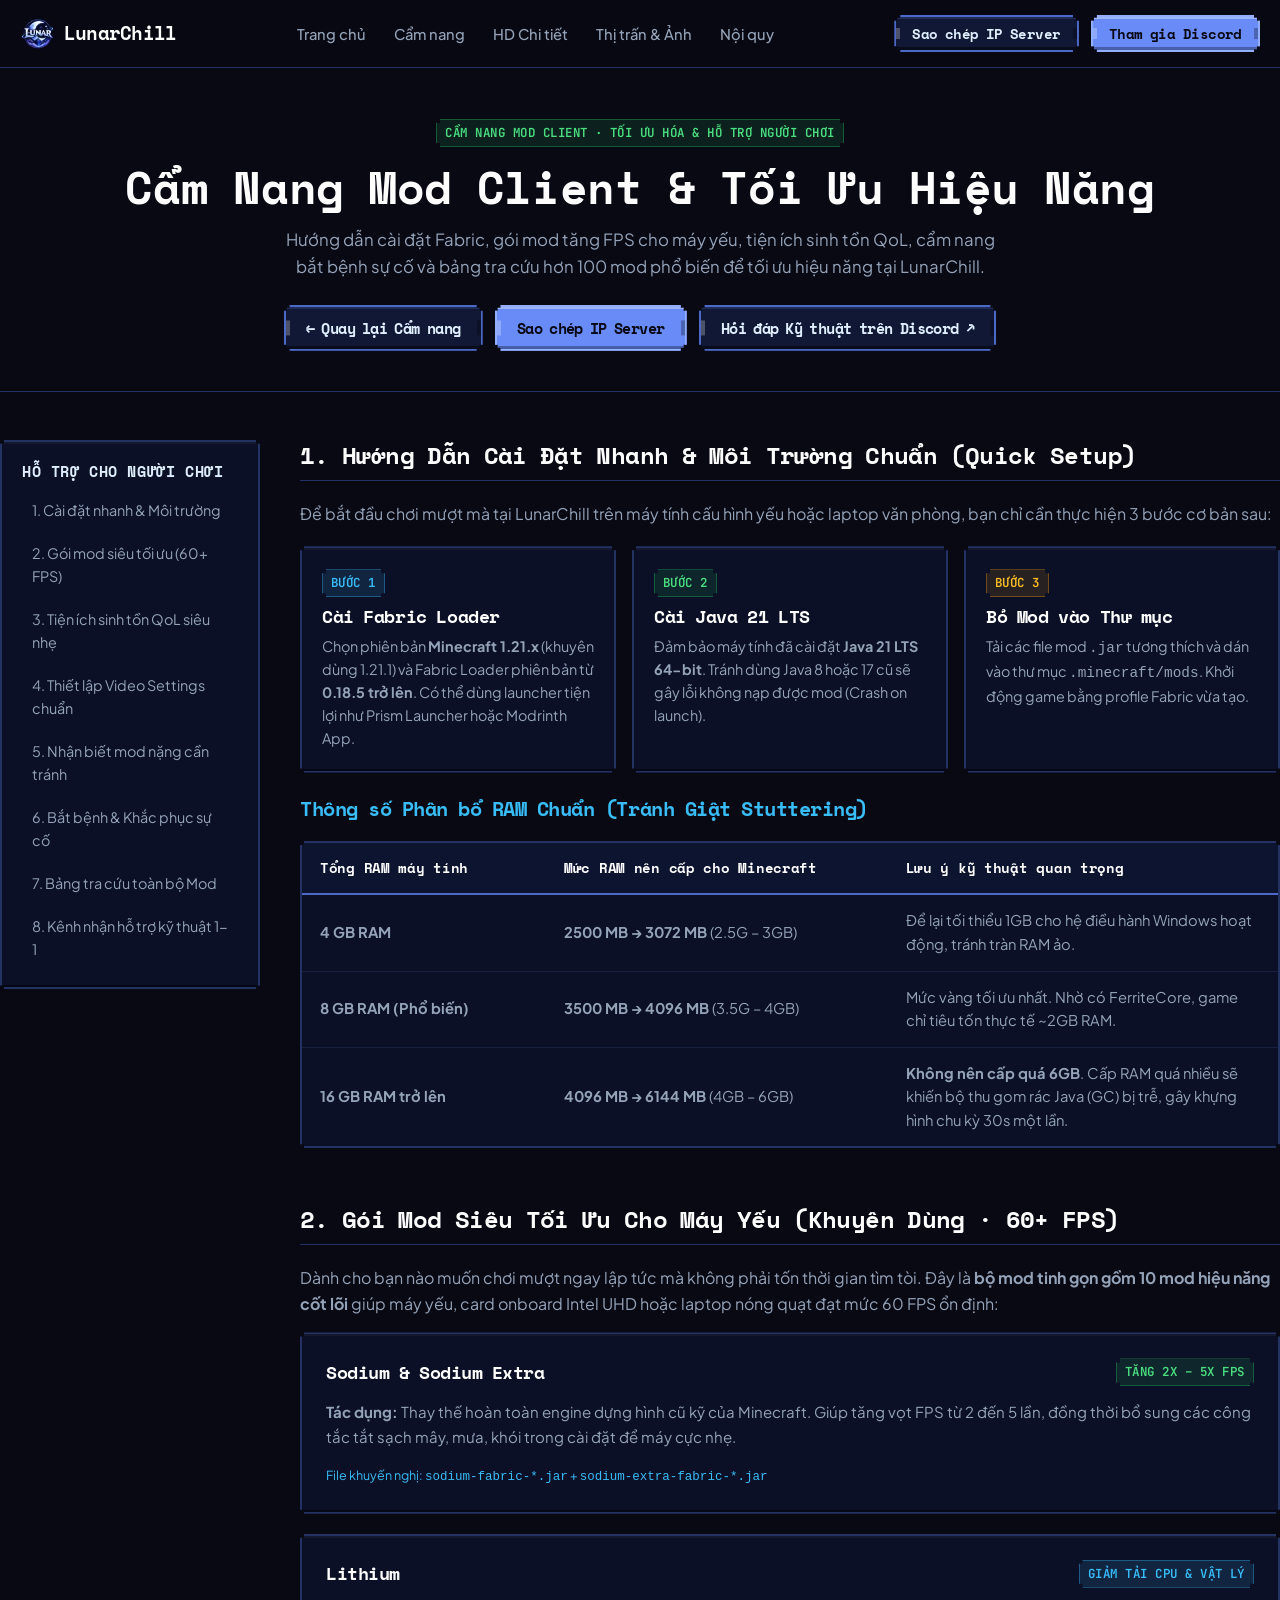
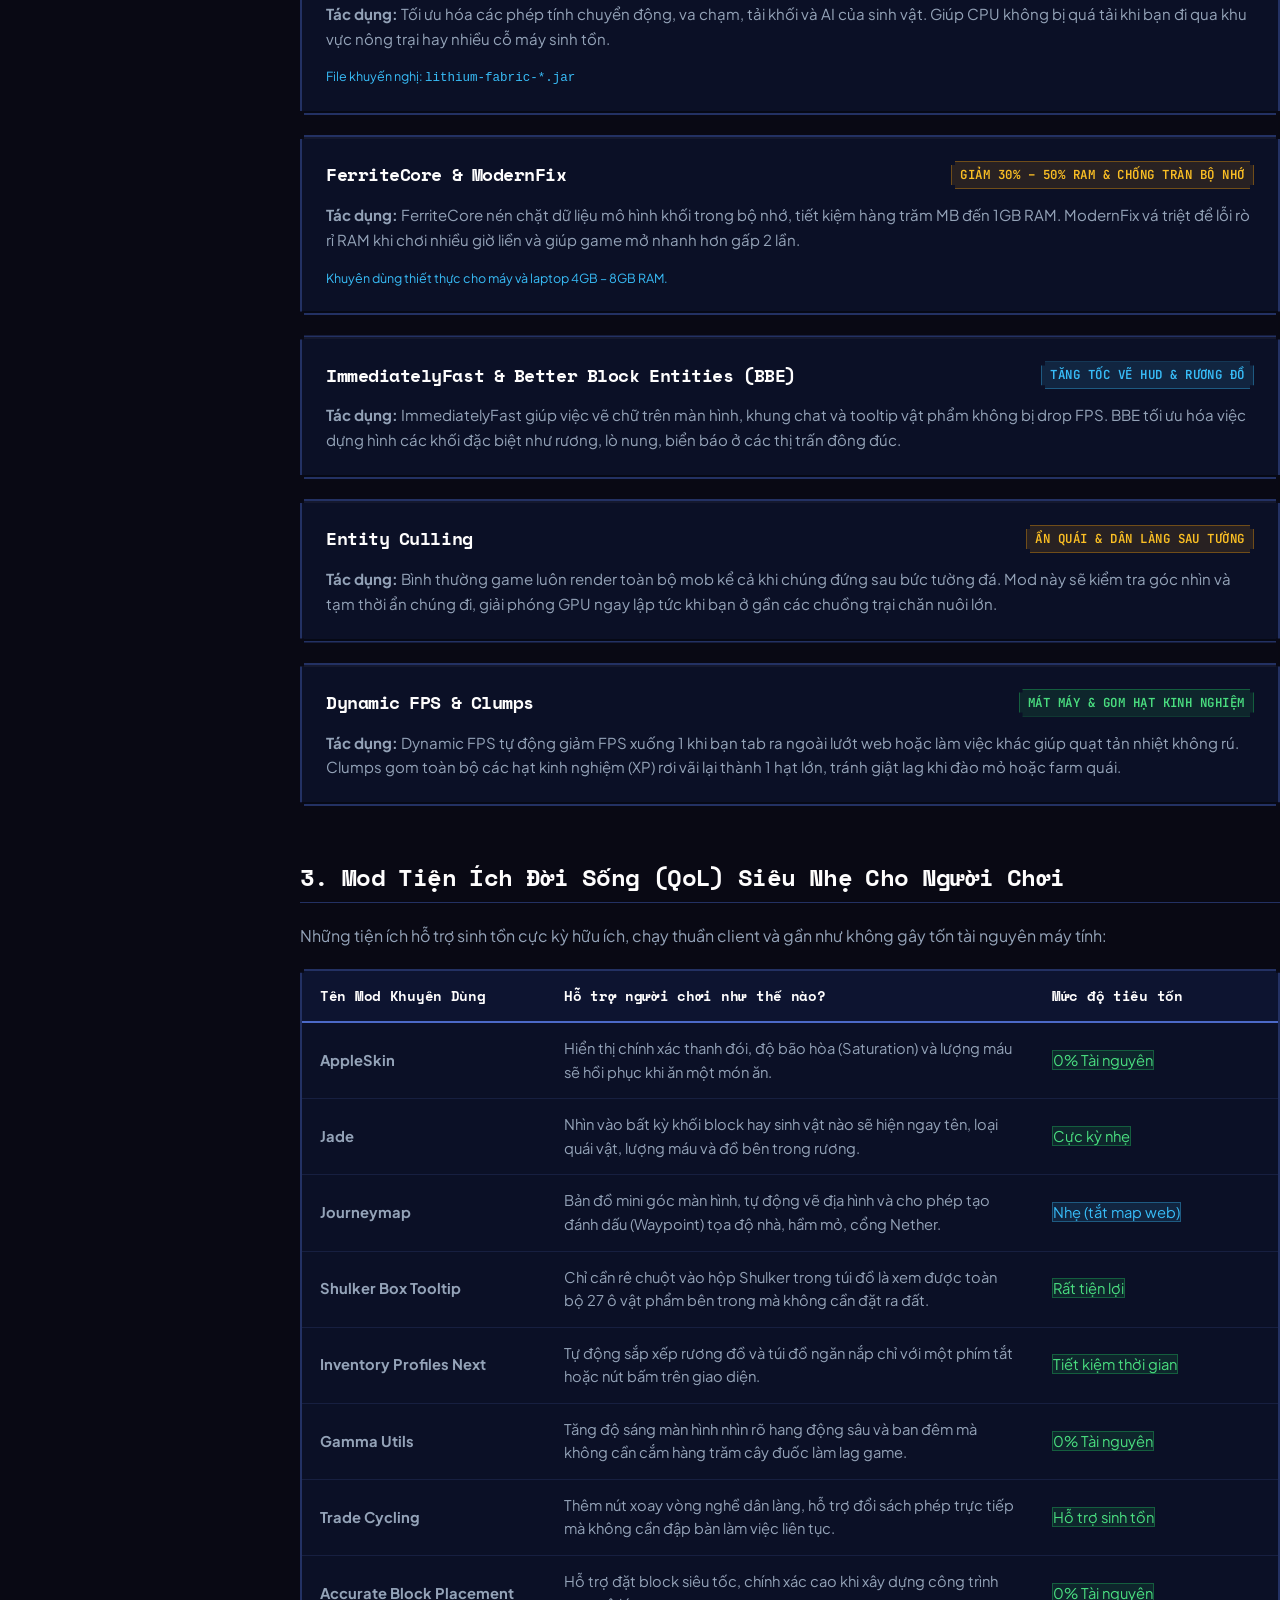
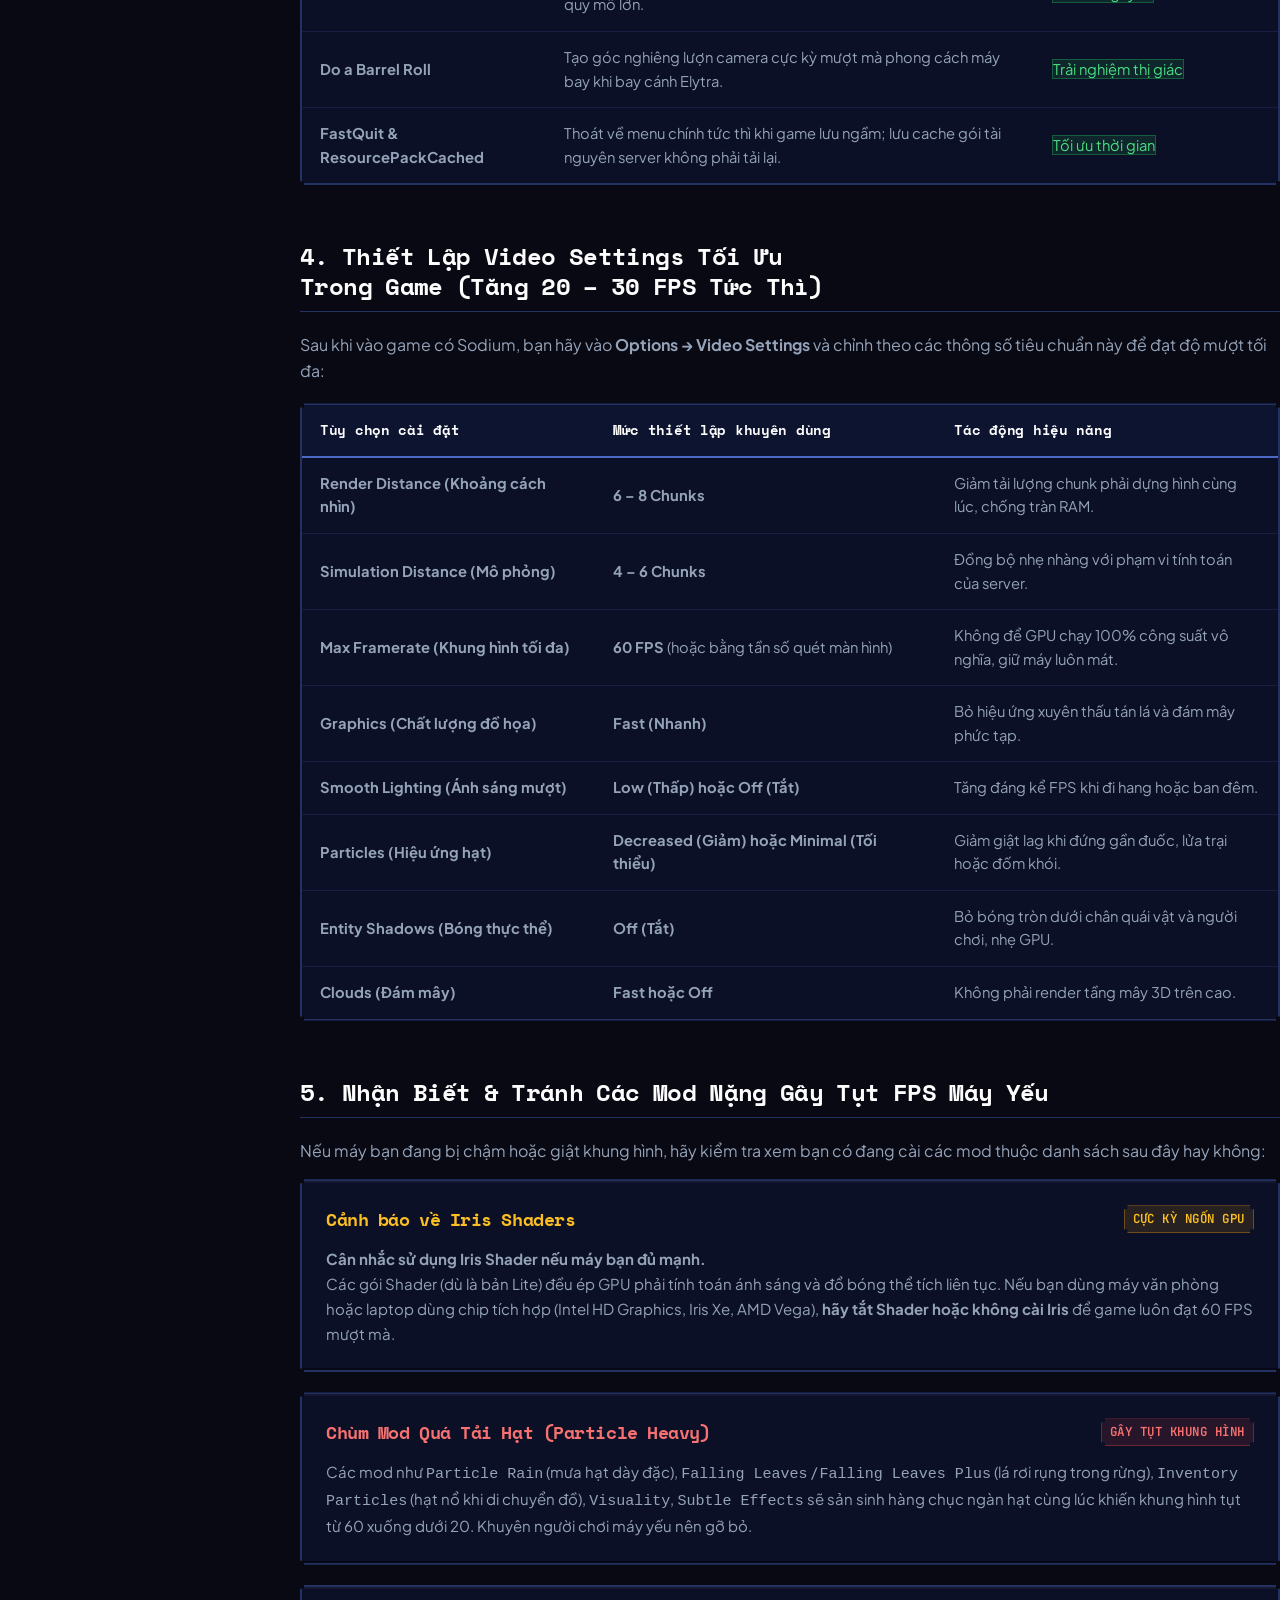
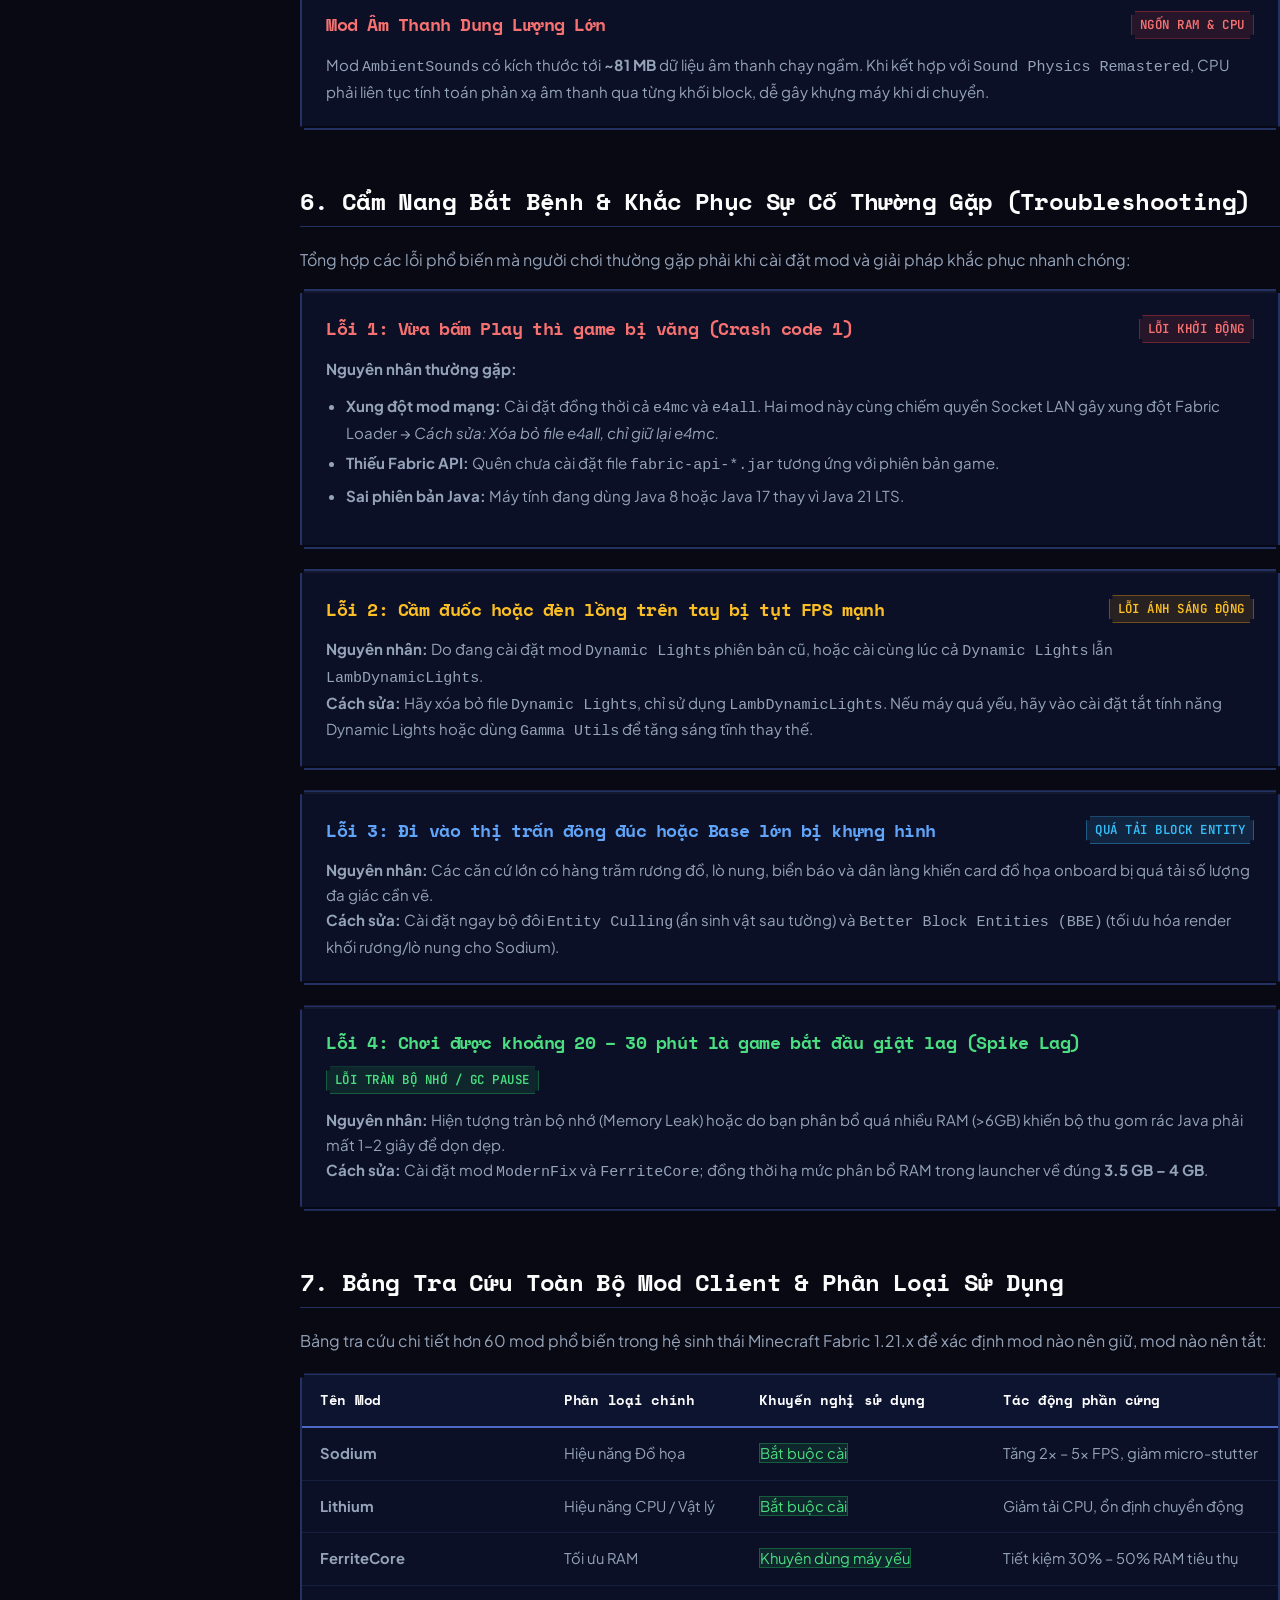
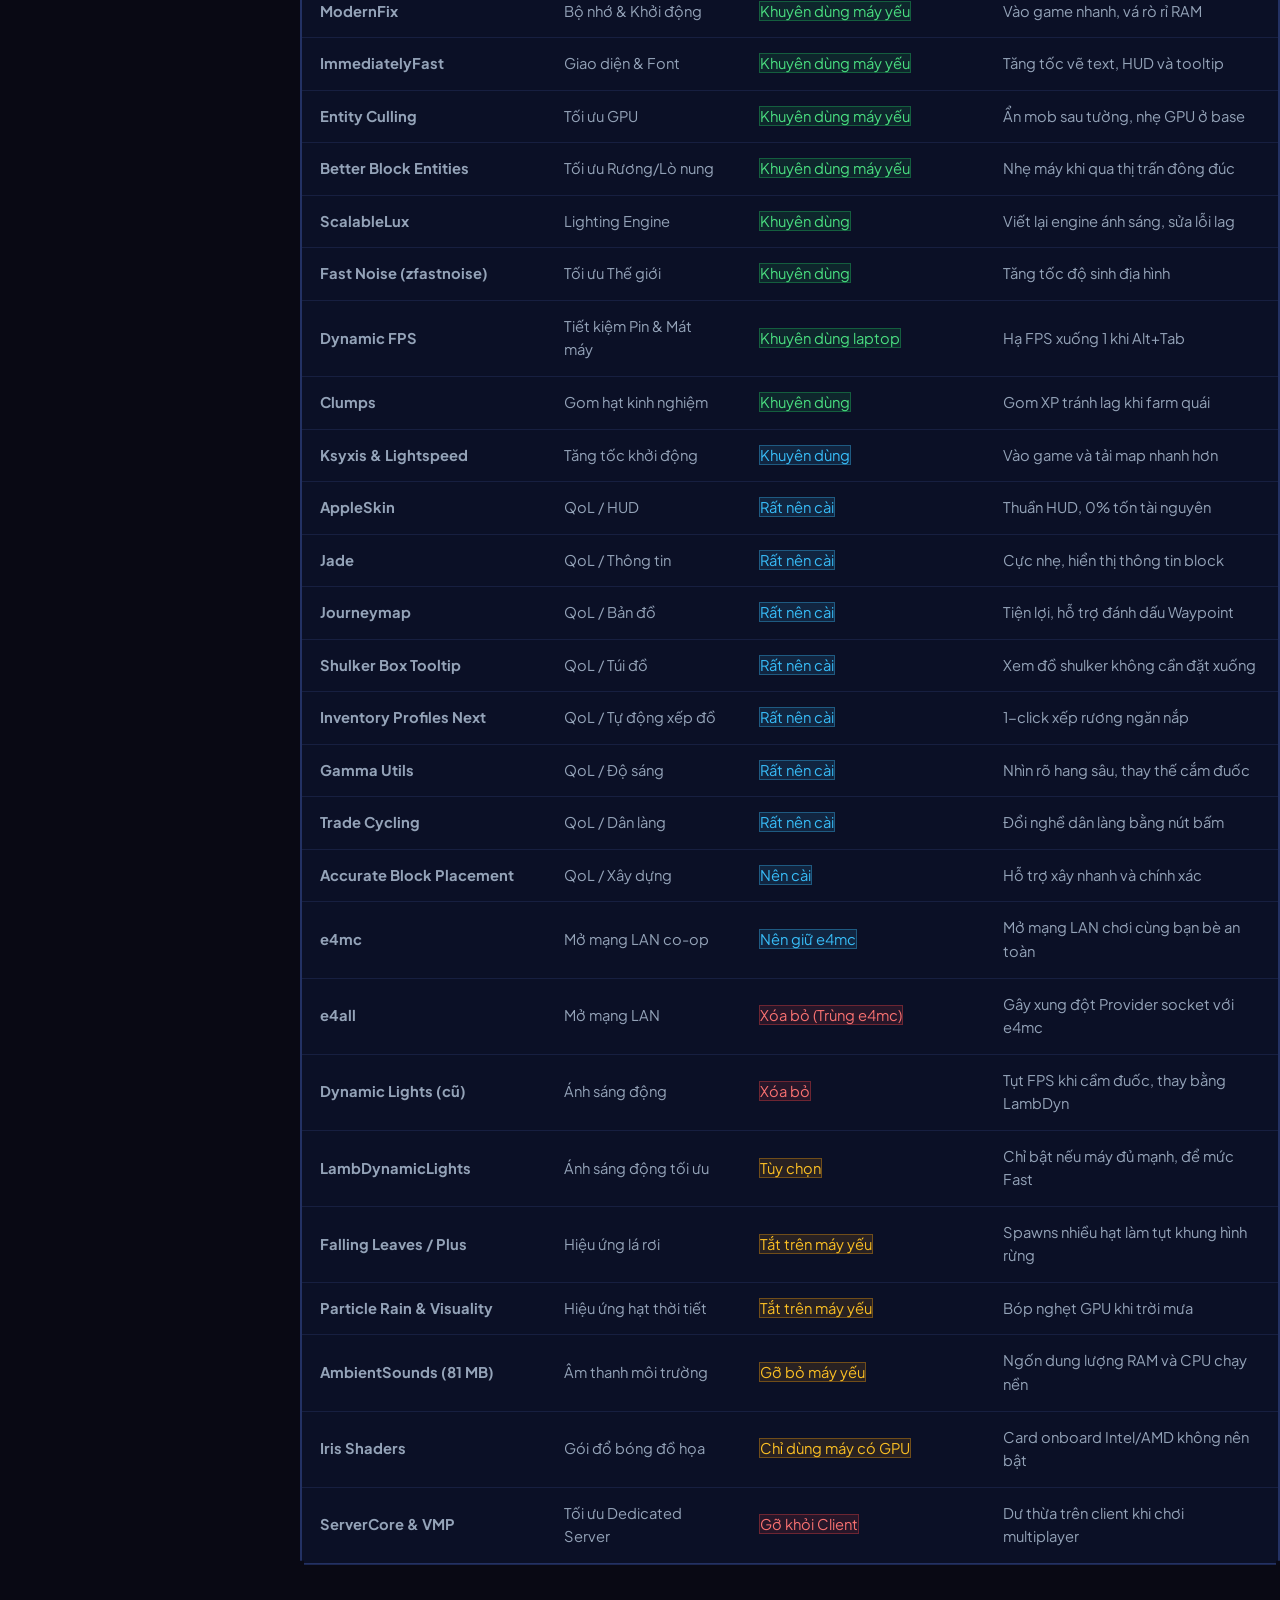
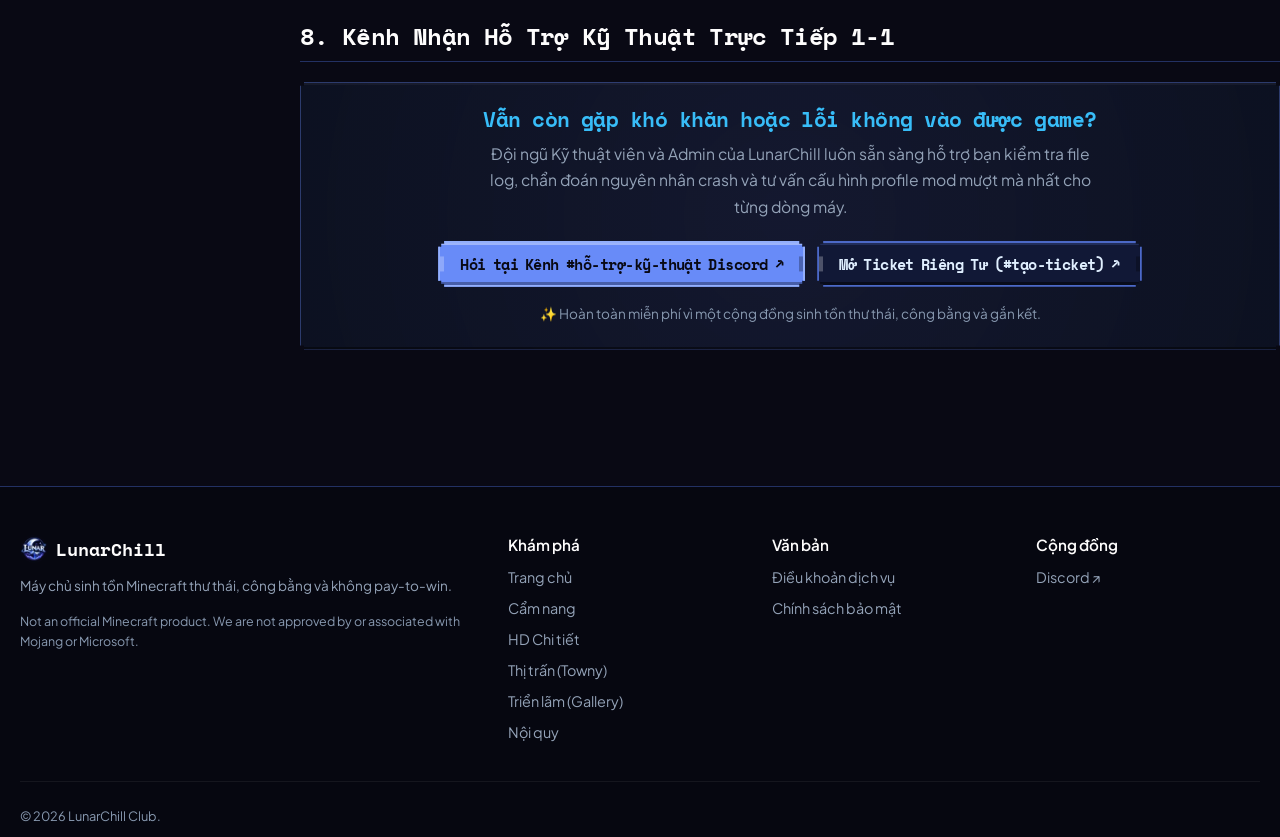
<file: low-end-mods.html>
<!DOCTYPE html>
<html lang="vi">
<head>
  <meta charset="UTF-8">
  <meta name="viewport" content="width=device-width, initial-scale=1.0">
  <title>Cẩm Nang Mod Client &amp; Tối Ưu Hiệu Năng - LunarChill 🌙</title>
  <meta name="description" content="Cẩm nang hướng dẫn cài đặt Fabric, bộ mod tối ưu FPS cho máy yếu, tiện ích sinh tồn QoL và giải pháp khắc phục sự cố giật lag khi chơi Minecraft LunarChill.">
  <link rel="canonical" href="https://LunarChill.club/mods">

  <link rel="icon" type="image/x-icon" href="assets/images/favicon.ico">
  <link rel="icon" type="image/png" sizes="32x32" href="assets/images/favicon.png">
  <link rel="apple-touch-icon" sizes="180x180" href="assets/images/apple-touch-icon.png">

  <!-- OpenGraph -->
  <meta property="og:type" content="article">
  <meta property="og:url" content="https://LunarChill.club/mods">
  <meta property="og:title" content="Cẩm Nang Mod Client &amp; Tối Ưu Hiệu Năng - LunarChill">
  <meta property="og:description" content="Danh sách mod tăng FPS, giảm tiêu thụ RAM, mẹo thiết lập Video Settings và cẩm nang khắc phục giật lag cho người chơi LunarChill.">
  <meta property="og:image" content="https://LunarChill.club/assets/images/og-banner.jpg">
  <meta property="og:image:width" content="1200">
  <meta property="og:image:height" content="630">
  <meta name="twitter:card" content="summary_large_image">
  <meta name="theme-color" content="#688BF8">

  <!-- Typography Fonts -->
  <link rel="preconnect" href="https://fonts.googleapis.com">
  <link rel="preconnect" href="https://fonts.gstatic.com" crossorigin>
  <link href="https://fonts.googleapis.com/css2?family=JetBrains+Mono:wght@400;500;600&family=Plus+Jakarta+Sans:wght@400;500;600;700;800&family=Space+Mono:wght@400;700&display=swap" rel="stylesheet">

  <link rel="stylesheet" href="assets/css/variables.css?v=20261111-5">
  <link rel="stylesheet" href="assets/css/base.css?v=20261111-5">
  <link rel="stylesheet" href="assets/css/components.css?v=20261111-5">
  <link rel="stylesheet" href="assets/css/layout.css?v=20261111-5">
  <link rel="stylesheet" href="assets/css/pages/advanced-guide.css?v=20261111-5">
</head>
<body>

  <!-- Header -->
  <header class="site-header">
    <div class="container header-inner">
      <a href="index.html" class="brand-link" title="LunarChill.Club Trang chủ">
        <img src="assets/images/logo-small.webp" alt="LunarChill Logo" class="brand-logo-img" width="36" height="36">
        <span>LunarChill</span>
      </a>

      <nav aria-label="Main Navigation">
        <ul class="nav-menu">
          <li><a href="index.html" class="nav-link">Trang chủ</a></li>
          <li><a href="guide.html" class="nav-link">Cẩm nang</a></li>
          <li><a href="advanced-guide.html" class="nav-link">HD Chi tiết</a></li>
          <li><a href="towns.html" class="nav-link">Thị trấn &amp; Ảnh</a></li>
          <li><a href="rules.html" class="nav-link">Nội quy</a></li>
        </ul>
      </nav>

      <div class="header-actions">
        <button type="button" class="btn btn-secondary btn-sm btn-copy-header" data-action="copy-ip" data-copy-target="java" title="Sao chép IP Java">
          Sao chép IP Server
        </button>
        <a href="https://discord.gg/SM9cn8pQQH" target="_blank" rel="noopener noreferrer" data-link="discord" class="btn btn-primary btn-sm">
          Tham gia Discord
        </a>
        <button type="button" class="mobile-toggle" id="mobile-toggle" aria-label="Mở menu điều hướng" aria-expanded="false" aria-controls="mobile-drawer">
          <svg width="24" height="24" viewBox="0 0 24 24" fill="none" stroke="currentColor" stroke-width="2" aria-hidden="true">
            <path d="M4 6h16M4 12h16M4 18h16"/>
          </svg>
        </button>
      </div>
    </div>
  </header>

  <!-- Mobile Drawer -->
  <div class="mobile-drawer" id="mobile-drawer" aria-hidden="true" inert>
    <a href="index.html" class="mobile-nav-link">Trang chủ</a>
    <a href="guide.html" class="mobile-nav-link">Cẩm nang tân thủ</a>
    <a href="advanced-guide.html" class="mobile-nav-link">Hướng dẫn chi tiết (Nâng cao)</a>
    <a href="towns.html" class="mobile-nav-link">Thị trấn (Towny)</a>
    <a href="gallery.html" class="mobile-nav-link">Triển lãm ảnh (Gallery)</a>
    <a href="rules.html" class="mobile-nav-link">Nội quy máy chủ</a>
    <div class="mobile-drawer-actions">
      <button type="button" class="btn btn-secondary" data-action="copy-ip" data-copy-target="pc">
        Sao chép IP PC: <span data-config-text="SERVER_ADDRESS_JAVA">LunarChill.club:25572</span>
      </button>
      <a href="https://discord.gg/SM9cn8pQQH" target="_blank" rel="noopener noreferrer" data-link="discord" class="btn btn-primary">
        Tham gia Discord
      </a>
    </div>
  </div>

  <main id="main-content">
    <!-- Hero Banner -->
    <div class="page-hero">
      <div class="container">
        <div style="display: inline-block; margin-bottom: 12px;">
          <span class="mechanic-badge badge-success">Cẩm Nang Mod Client · Tối Ưu Hóa &amp; Hỗ Trợ Người Chơi</span>
        </div>
        <h1 style="font-size: clamp(2rem, 3.8vw, 2.8rem); font-weight: 800; margin-bottom: 12px; letter-spacing: -0.01em;">
          Cẩm Nang Mod Client &amp; Tối Ưu Hiệu Năng
        </h1>
        <p style="color: var(--color-text-body); max-width: 720px; margin: 0 auto 24px auto; font-size: 1.05rem; line-height: 1.6;">
          Hướng dẫn cài đặt Fabric, gói mod tăng FPS cho máy yếu, tiện ích sinh tồn QoL, cẩm nang bắt bệnh sự cố và bảng tra cứu hơn 100 mod phổ biến để tối ưu hiệu năng tại LunarChill.
        </p>
        <div style="display: flex; gap: 12px; justify-content: center; flex-wrap: wrap;">
          <a href="guide.html" class="btn btn-secondary">
            ← Quay lại Cẩm nang
          </a>
          <button type="button" class="btn btn-primary" data-action="copy-ip" data-copy-target="java">
            Sao chép IP Server
          </button>
          <a href="https://discord.gg/SM9cn8pQQH" target="_blank" rel="noopener noreferrer" data-link="discord" class="btn btn-secondary">
            Hỏi đáp Kỹ thuật trên Discord ↗
          </a>
        </div>
      </div>
    </div>

    <div class="container guide-layout">
      <!-- Sidebar TOC -->
      <aside class="guide-sidebar" aria-label="Mục lục mod tối ưu">
        <div class="lunar-card toc-card">
          <h3>Hỗ Trợ Cho Người Chơi</h3>
          <ul class="toc-list">
            <li><a href="#quick-setup" class="toc-link">1. Cài đặt nhanh &amp; Môi trường</a></li>
            <li><a href="#minimal-preset" class="toc-link">2. Gói mod siêu tối ưu (60+ FPS)</a></li>
            <li><a href="#qol-mods" class="toc-link">3. Tiện ích sinh tồn QoL siêu nhẹ</a></li>
            <li><a href="#settings-guide" class="toc-link">4. Thiết lập Video Settings chuẩn</a></li>
            <li><a href="#heavy-mods" class="toc-link">5. Nhận biết mod nặng cần tránh</a></li>
            <li><a href="#troubleshooting" class="toc-link">6. Bắt bệnh &amp; Khắc phục sự cố</a></li>
            <li><a href="#mod-directory" class="toc-link">7. Bảng tra cứu toàn bộ Mod</a></li>
            <li><a href="#support-channel" class="toc-link">8. Kênh nhận hỗ trợ kỹ thuật 1-1</a></li>
          </ul>
        </div>
      </aside>

      <!-- Main Content -->
      <div class="guide-content">

        <!-- 1. Hướng dẫn cài đặt nhanh & Môi trường -->
        <section id="quick-setup">
          <h2>1. Hướng Dẫn Cài Đặt Nhanh &amp; Môi Trường Chuẩn (Quick Setup)</h2>
          <p>
            Để bắt đầu chơi mượt mà tại LunarChill trên máy tính cấu hình yếu hoặc laptop văn phòng, bạn chỉ cần thực hiện 3 bước cơ bản sau:
          </p>

          <div style="display: grid; grid-template-columns: repeat(auto-fit, minmax(240px, 1fr)); gap: 16px; margin: 20px 0;">
            <div class="lunar-card" style="padding: 20px;">
              <span class="mechanic-badge badge-info" style="margin-bottom: 8px;">Bước 1</span>
              <h3 style="margin: 0 0 8px 0; font-size: 1.1rem; color: #fff;">Cài Fabric Loader</h3>
              <p style="font-size: 0.9rem; color: var(--color-text-body); margin: 0; line-height: 1.6;">
                Chọn phiên bản <strong>Minecraft 1.21.x</strong> (khuyên dùng 1.21.1) và Fabric Loader phiên bản từ <strong>0.18.5 trở lên</strong>. Có thể dùng launcher tiện lợi như Prism Launcher hoặc Modrinth App.
              </p>
            </div>

            <div class="lunar-card" style="padding: 20px;">
              <span class="mechanic-badge badge-success" style="margin-bottom: 8px;">Bước 2</span>
              <h3 style="margin: 0 0 8px 0; font-size: 1.1rem; color: #fff;">Cài Java 21 LTS</h3>
              <p style="font-size: 0.9rem; color: var(--color-text-body); margin: 0; line-height: 1.6;">
                Đảm bảo máy tính đã cài đặt <strong>Java 21 LTS 64-bit</strong>. Tránh dùng Java 8 hoặc 17 cũ sẽ gây lỗi không nạp được mod (Crash on launch).
              </p>
            </div>

            <div class="lunar-card" style="padding: 20px;">
              <span class="mechanic-badge badge-warning" style="margin-bottom: 8px;">Bước 3</span>
              <h3 style="margin: 0 0 8px 0; font-size: 1.1rem; color: #fff;">Bỏ Mod vào Thư mục</h3>
              <p style="font-size: 0.9rem; color: var(--color-text-body); margin: 0; line-height: 1.6;">
                Tải các file mod <code>.jar</code> tương thích và dán vào thư mục <code>.minecraft/mods</code>. Khởi động game bằng profile Fabric vừa tạo.
              </p>
            </div>
          </div>

          <h3 style="margin-top: 24px; color: var(--color-accent-orbit);">Thông số Phân bổ RAM Chuẩn (Tránh Giật Stuttering)</h3>
          <div class="table-responsive">
            <table class="mechanics-table">
              <thead>
                <tr>
                  <th style="width: 25%;">Tổng RAM máy tính</th>
                  <th style="width: 35%;">Mức RAM nên cấp cho Minecraft</th>
                  <th style="width: 40%;">Lưu ý kỹ thuật quan trọng</th>
                </tr>
              </thead>
              <tbody>
                <tr>
                  <td><strong>4 GB RAM</strong></td>
                  <td><strong>2500 MB &rarr; 3072 MB</strong> (2.5G – 3GB)</td>
                  <td>Để lại tối thiểu 1GB cho hệ điều hành Windows hoạt động, tránh tràn RAM ảo.</td>
                </tr>
                <tr>
                  <td><strong>8 GB RAM (Phổ biến)</strong></td>
                  <td><strong>3500 MB &rarr; 4096 MB</strong> (3.5G – 4GB)</td>
                  <td>Mức vàng tối ưu nhất. Nhờ có FerriteCore, game chỉ tiêu tốn thực tế ~2GB RAM.</td>
                </tr>
                <tr>
                  <td><strong>16 GB RAM trở lên</strong></td>
                  <td><strong>4096 MB &rarr; 6144 MB</strong> (4GB – 6GB)</td>
                  <td><strong>Không nên cấp quá 6GB</strong>. Cấp RAM quá nhiều sẽ khiến bộ thu gom rác Java (GC) bị trễ, gây khựng hình chu kỳ 30s một lần.</td>
                </tr>
              </tbody>
            </table>
          </div>
        </section>

        <!-- 2. Gói mod siêu tối ưu (60+ FPS) -->
        <section id="minimal-preset">
          <h2>2. Gói Mod Siêu Tối Ưu Cho Máy Yếu (Khuyên Dùng · 60+ FPS)</h2>
          <p>
            Dành cho bạn nào muốn chơi mượt ngay lập tức mà không phải tốn thời gian tìm tòi. Đây là <strong>bộ mod tinh gọn gồm 10 mod hiệu năng cốt lõi</strong> giúp máy yếu, card onboard Intel UHD hoặc laptop nóng quạt đạt mức 60 FPS ổn định:
          </p>

          <div class="lunar-card deep-card">
            <div class="deep-card-header">
              <h3>Sodium &amp; Sodium Extra</h3>
              <span class="mechanic-badge badge-success">Tăng 2x – 5x FPS</span>
            </div>
            <div class="deep-card-content">
              <p>
                <strong>Tác dụng:</strong> Thay thế hoàn toàn engine dựng hình cũ kỹ của Minecraft. Giúp tăng vọt FPS từ 2 đến 5 lần, đồng thời bổ sung các công tắc tắt sạch mây, mưa, khói trong cài đặt để máy cực nhẹ.
              </p>
              <small style="color: var(--color-accent-orbit);">File khuyến nghị: <code>sodium-fabric-*.jar</code> + <code>sodium-extra-fabric-*.jar</code></small>
            </div>
          </div>

          <div class="lunar-card deep-card">
            <div class="deep-card-header">
              <h3>Lithium</h3>
              <span class="mechanic-badge badge-info">Giảm Tải CPU &amp; Vật Lý</span>
            </div>
            <div class="deep-card-content">
              <p>
                <strong>Tác dụng:</strong> Tối ưu hóa các phép tính chuyển động, va chạm, tải khối và AI của sinh vật. Giúp CPU không bị quá tải khi bạn đi qua khu vực nông trại hay nhiều cỗ máy sinh tồn.
              </p>
              <small style="color: var(--color-accent-orbit);">File khuyến nghị: <code>lithium-fabric-*.jar</code></small>
            </div>
          </div>

          <div class="lunar-card deep-card">
            <div class="deep-card-header">
              <h3>FerriteCore &amp; ModernFix</h3>
              <span class="mechanic-badge badge-warning">Giảm 30% – 50% RAM &amp; Chống Tràn Bộ Nhớ</span>
            </div>
            <div class="deep-card-content">
              <p>
                <strong>Tác dụng:</strong> FerriteCore nén chặt dữ liệu mô hình khối trong bộ nhớ, tiết kiệm hàng trăm MB đến 1GB RAM. ModernFix vá triệt để lỗi rò rỉ RAM khi chơi nhiều giờ liền và giúp game mở nhanh hơn gấp 2 lần.
              </p>
              <small style="color: var(--color-accent-orbit);">Khuyên dùng thiết thực cho máy và laptop 4GB – 8GB RAM.</small>
            </div>
          </div>

          <div class="lunar-card deep-card">
            <div class="deep-card-header">
              <h3>ImmediatelyFast &amp; Better Block Entities (BBE)</h3>
              <span class="mechanic-badge badge-info">Tăng Tốc Vẽ HUD &amp; Rương Đồ</span>
            </div>
            <div class="deep-card-content">
              <p>
                <strong>Tác dụng:</strong> ImmediatelyFast giúp việc vẽ chữ trên màn hình, khung chat và tooltip vật phẩm không bị drop FPS. BBE tối ưu hóa việc dựng hình các khối đặc biệt như rương, lò nung, biển báo ở các thị trấn đông đúc.
              </p>
            </div>
          </div>

          <div class="lunar-card deep-card">
            <div class="deep-card-header">
              <h3>Entity Culling</h3>
              <span class="mechanic-badge badge-warning">Ẩn Quái &amp; Dân Làng Sau Tường</span>
            </div>
            <div class="deep-card-content">
              <p>
                <strong>Tác dụng:</strong> Bình thường game luôn render toàn bộ mob kể cả khi chúng đứng sau bức tường đá. Mod này sẽ kiểm tra góc nhìn và tạm thời ẩn chúng đi, giải phóng GPU ngay lập tức khi bạn ở gần các chuồng trại chăn nuôi lớn.
              </p>
            </div>
          </div>

          <div class="lunar-card deep-card">
            <div class="deep-card-header">
              <h3>Dynamic FPS &amp; Clumps</h3>
              <span class="mechanic-badge badge-success">Mát Máy &amp; Gom Hạt Kinh Nghiệm</span>
            </div>
            <div class="deep-card-content">
              <p>
                <strong>Tác dụng:</strong> Dynamic FPS tự động giảm FPS xuống 1 khi bạn tab ra ngoài lướt web hoặc làm việc khác giúp quạt tản nhiệt không rú. Clumps gom toàn bộ các hạt kinh nghiệm (XP) rơi vãi lại thành 1 hạt lớn, tránh giật lag khi đào mỏ hoặc farm quái.
              </p>
            </div>
          </div>
        </section>

        <!-- 3. Tiện ích sinh tồn QoL siêu nhẹ -->
        <section id="qol-mods">
          <h2>3. Mod Tiện Ích Đời Sống (QoL) Siêu Nhẹ Cho Người Chơi</h2>
          <p>
            Những tiện ích hỗ trợ sinh tồn cực kỳ hữu ích, chạy thuần client và gần như không gây tốn tài nguyên máy tính:
          </p>

          <div class="table-responsive">
            <table class="mechanics-table">
              <thead>
                <tr>
                  <th style="width: 25%;">Tên Mod Khuyên Dùng</th>
                  <th style="width: 50%;">Hỗ trợ người chơi như thế nào?</th>
                  <th style="width: 25%;">Mức độ tiêu tốn</th>
                </tr>
              </thead>
              <tbody>
                <tr>
                  <td><strong>AppleSkin</strong></td>
                  <td>Hiển thị chính xác thanh đói, độ bão hòa (Saturation) và lượng máu sẽ hồi phục khi ăn một món ăn.</td>
                  <td><span class="badge badge-success">0% Tài nguyên</span></td>
                </tr>
                <tr>
                  <td><strong>Jade</strong></td>
                  <td>Nhìn vào bất kỳ khối block hay sinh vật nào sẽ hiện ngay tên, loại quái vật, lượng máu và đồ bên trong rương.</td>
                  <td><span class="badge badge-success">Cực kỳ nhẹ</span></td>
                </tr>
                <tr>
                  <td><strong>Journeymap</strong></td>
                  <td>Bản đồ mini góc màn hình, tự động vẽ địa hình và cho phép tạo đánh dấu (Waypoint) tọa độ nhà, hầm mỏ, cổng Nether.</td>
                  <td><span class="badge badge-info">Nhẹ (tắt map web)</span></td>
                </tr>
                <tr>
                  <td><strong>Shulker Box Tooltip</strong></td>
                  <td>Chỉ cần rê chuột vào hộp Shulker trong túi đồ là xem được toàn bộ 27 ô vật phẩm bên trong mà không cần đặt ra đất.</td>
                  <td><span class="badge badge-success">Rất tiện lợi</span></td>
                </tr>
                <tr>
                  <td><strong>Inventory Profiles Next</strong></td>
                  <td>Tự động sắp xếp rương đồ và túi đồ ngăn nắp chỉ với một phím tắt hoặc nút bấm trên giao diện.</td>
                  <td><span class="badge badge-success">Tiết kiệm thời gian</span></td>
                </tr>
                <tr>
                  <td><strong>Gamma Utils</strong></td>
                  <td>Tăng độ sáng màn hình nhìn rõ hang động sâu và ban đêm mà không cần cắm hàng trăm cây đuốc làm lag game.</td>
                  <td><span class="badge badge-success">0% Tài nguyên</span></td>
                </tr>
                <tr>
                  <td><strong>Trade Cycling</strong></td>
                  <td>Thêm nút xoay vòng nghề dân làng, hỗ trợ đổi sách phép trực tiếp mà không cần đập bàn làm việc liên tục.</td>
                  <td><span class="badge badge-success">Hỗ trợ sinh tồn</span></td>
                </tr>
                <tr>
                  <td><strong>Accurate Block Placement</strong></td>
                  <td>Hỗ trợ đặt block siêu tốc, chính xác cao khi xây dựng công trình quy mô lớn.</td>
                  <td><span class="badge badge-success">0% Tài nguyên</span></td>
                </tr>
                <tr>
                  <td><strong>Do a Barrel Roll</strong></td>
                  <td>Tạo góc nghiêng lượn camera cực kỳ mượt mà phong cách máy bay khi bay cánh Elytra.</td>
                  <td><span class="badge badge-success">Trải nghiệm thị giác</span></td>
                </tr>
                <tr>
                  <td><strong>FastQuit &amp; ResourcePackCached</strong></td>
                  <td>Thoát về menu chính tức thì khi game lưu ngầm; lưu cache gói tài nguyên server không phải tải lại.</td>
                  <td><span class="badge badge-success">Tối ưu thời gian</span></td>
                </tr>
              </tbody>
            </table>
          </div>
        </section>

        <!-- 4. Thiết lập Video Settings tối ưu -->
        <section id="settings-guide">
          <h2>4. Thiết Lập Video Settings Tối Ưu Trong Game (Tăng 20 – 30 FPS Tức Thì)</h2>
          <p>
            Sau khi vào game có Sodium, bạn hãy vào <strong>Options &rarr; Video Settings</strong> và chỉnh theo các thông số tiêu chuẩn này để đạt độ mượt tối đa:
          </p>

          <div class="table-responsive">
            <table class="mechanics-table">
              <thead>
                <tr>
                  <th style="width: 30%;">Tùy chọn cài đặt</th>
                  <th style="width: 35%;">Mức thiết lập khuyên dùng</th>
                  <th style="width: 35%;">Tác động hiệu năng</th>
                </tr>
              </thead>
              <tbody>
                <tr>
                  <td><strong>Render Distance (Khoảng cách nhìn)</strong></td>
                  <td><strong>6 – 8 Chunks</strong></td>
                  <td>Giảm tải lượng chunk phải dựng hình cùng lúc, chống tràn RAM.</td>
                </tr>
                <tr>
                  <td><strong>Simulation Distance (Mô phỏng)</strong></td>
                  <td><strong>4 – 6 Chunks</strong></td>
                  <td>Đồng bộ nhẹ nhàng với phạm vi tính toán của server.</td>
                </tr>
                <tr>
                  <td><strong>Max Framerate (Khung hình tối đa)</strong></td>
                  <td><strong>60 FPS</strong> (hoặc bằng tần số quét màn hình)</td>
                  <td>Không để GPU chạy 100% công suất vô nghĩa, giữ máy luôn mát.</td>
                </tr>
                <tr>
                  <td><strong>Graphics (Chất lượng đồ họa)</strong></td>
                  <td><strong>Fast (Nhanh)</strong></td>
                  <td>Bỏ hiệu ứng xuyên thấu tán lá và đám mây phức tạp.</td>
                </tr>
                <tr>
                  <td><strong>Smooth Lighting (Ánh sáng mượt)</strong></td>
                  <td><strong>Low (Thấp) hoặc Off (Tắt)</strong></td>
                  <td>Tăng đáng kể FPS khi đi hang hoặc ban đêm.</td>
                </tr>
                <tr>
                  <td><strong>Particles (Hiệu ứng hạt)</strong></td>
                  <td><strong>Decreased (Giảm) hoặc Minimal (Tối thiểu)</strong></td>
                  <td>Giảm giật lag khi đứng gần đuốc, lửa trại hoặc đốm khói.</td>
                </tr>
                <tr>
                  <td><strong>Entity Shadows (Bóng thực thể)</strong></td>
                  <td><strong>Off (Tắt)</strong></td>
                  <td>Bỏ bóng tròn dưới chân quái vật và người chơi, nhẹ GPU.</td>
                </tr>
                <tr>
                  <td><strong>Clouds (Đám mây)</strong></td>
                  <td><strong>Fast hoặc Off</strong></td>
                  <td>Không phải render tầng mây 3D trên cao.</td>
                </tr>
              </tbody>
            </table>
          </div>
        </section>

        <!-- 5. Nhận biết các mod nặng cần tránh -->
        <section id="heavy-mods">
          <h2>5. Nhận Biết &amp; Tránh Các Mod Nặng Gây Tụt FPS Máy Yếu</h2>
          <p>
            Nếu máy bạn đang bị chậm hoặc giật khung hình, hãy kiểm tra xem bạn có đang cài các mod thuộc danh sách sau đây hay không:
          </p>

          <div class="lunar-card deep-card">
            <div class="deep-card-header">
              <h3 style="color: #fbbf24;">Cảnh báo về Iris Shaders</h3>
              <span class="mechanic-badge badge-warning">Cực kỳ ngốn GPU</span>
            </div>
            <div class="deep-card-content">
              <p>
                <strong>Cân nhắc sử dụng Iris Shader nếu máy bạn đủ mạnh.</strong><br>
                Các gói Shader (dù là bản Lite) đều ép GPU phải tính toán ánh sáng và đổ bóng thể tích liên tục. Nếu bạn dùng máy văn phòng hoặc laptop dùng chip tích hợp (Intel HD Graphics, Iris Xe, AMD Vega), <strong>hãy tắt Shader hoặc không cài Iris</strong> để game luôn đạt 60 FPS mượt mà.
              </p>
            </div>
          </div>

          <div class="lunar-card deep-card">
            <div class="deep-card-header">
              <h3 style="color: #f87171;">Chùm Mod Quá Tải Hạt (Particle Heavy)</h3>
              <span class="mechanic-badge badge-danger">Gây tụt khung hình</span>
            </div>
            <div class="deep-card-content">
              <p>
                Các mod như <code>Particle Rain</code> (mưa hạt dày đặc), <code>Falling Leaves</code> / <code>Falling Leaves Plus</code> (lá rơi rụng trong rừng), <code>Inventory Particles</code> (hạt nổ khi di chuyển đồ), <code>Visuality</code>, <code>Subtle Effects</code> sẽ sản sinh hàng chục ngàn hạt cùng lúc khiến khung hình tụt từ 60 xuống dưới 20. Khuyên người chơi máy yếu nên gỡ bỏ.
              </p>
            </div>
          </div>

          <div class="lunar-card deep-card">
            <div class="deep-card-header">
              <h3 style="color: #f87171;">Mod Âm Thanh Dung Lượng Lớn</h3>
              <span class="mechanic-badge badge-danger">Ngốn RAM &amp; CPU</span>
            </div>
            <div class="deep-card-content">
              <p>
                Mod <code>AmbientSounds</code> có kích thước tới <strong>~81 MB</strong> dữ liệu âm thanh chạy ngầm. Khi kết hợp với <code>Sound Physics Remastered</code>, CPU phải liên tục tính toán phản xạ âm thanh qua từng khối block, dễ gây khựng máy khi di chuyển.
              </p>
            </div>
          </div>
        </section>

        <!-- 6. Bắt bệnh & Khắc phục sự cố (FAQ) -->
        <section id="troubleshooting">
          <h2>6. Cẩm Nang Bắt Bệnh &amp; Khắc Phục Sự Cố Thường Gặp (Troubleshooting)</h2>
          <p>
            Tổng hợp các lỗi phổ biến mà người chơi thường gặp phải khi cài đặt mod và giải pháp khắc phục nhanh chóng:
          </p>

          <div class="lunar-card deep-card">
            <div class="deep-card-header">
              <h3 style="color: #f87171;">Lỗi 1: Vừa bấm Play thì game bị văng (Crash code 1)</h3>
              <span class="mechanic-badge badge-danger">Lỗi Khởi Động</span>
            </div>
            <div class="deep-card-content">
              <p><strong>Nguyên nhân thường gặp:</strong></p>
              <ul>
                <li><strong>Xung đột mod mạng:</strong> Cài đặt đồng thời cả <code>e4mc</code> và <code>e4all</code>. Hai mod này cùng chiếm quyền Socket LAN gây xung đột Fabric Loader &rarr; <em>Cách sửa: Xóa bỏ file e4all, chỉ giữ lại e4mc.</em></li>
                <li><strong>Thiếu Fabric API:</strong> Quên chưa cài đặt file <code>fabric-api-*.jar</code> tương ứng với phiên bản game.</li>
                <li><strong>Sai phiên bản Java:</strong> Máy tính đang dùng Java 8 hoặc Java 17 thay vì Java 21 LTS.</li>
              </ul>
            </div>
          </div>

          <div class="lunar-card deep-card">
            <div class="deep-card-header">
              <h3 style="color: #fbbf24;">Lỗi 2: Cầm đuốc hoặc đèn lồng trên tay bị tụt FPS mạnh</h3>
              <span class="mechanic-badge badge-warning">Lỗi Ánh Sáng Động</span>
            </div>
            <div class="deep-card-content">
              <p>
                <strong>Nguyên nhân:</strong> Do đang cài đặt mod <code>Dynamic Lights</code> phiên bản cũ, hoặc cài cùng lúc cả <code>Dynamic Lights</code> lẫn <code>LambDynamicLights</code>.<br>
                <strong>Cách sửa:</strong> Hãy xóa bỏ file <code>Dynamic Lights</code>, chỉ sử dụng <code>LambDynamicLights</code>. Nếu máy quá yếu, hãy vào cài đặt tắt tính năng Dynamic Lights hoặc dùng <code>Gamma Utils</code> để tăng sáng tĩnh thay thế.
              </p>
            </div>
          </div>

          <div class="lunar-card deep-card">
            <div class="deep-card-header">
              <h3 style="color: #60a5fa;">Lỗi 3: Đi vào thị trấn đông đúc hoặc Base lớn bị khựng hình</h3>
              <span class="mechanic-badge badge-info">Quá Tải Block Entity</span>
            </div>
            <div class="deep-card-content">
              <p>
                <strong>Nguyên nhân:</strong> Các căn cứ lớn có hàng trăm rương đồ, lò nung, biển báo và dân làng khiến card đồ họa onboard bị quá tải số lượng đa giác cần vẽ.<br>
                <strong>Cách sửa:</strong> Cài đặt ngay bộ đôi <code>Entity Culling</code> (ẩn sinh vật sau tường) và <code>Better Block Entities (BBE)</code> (tối ưu hóa render khối rương/lò nung cho Sodium).
              </p>
            </div>
          </div>

          <div class="lunar-card deep-card">
            <div class="deep-card-header">
              <h3 style="color: #4ade80;">Lỗi 4: Chơi được khoảng 20 – 30 phút là game bắt đầu giật lag (Spike Lag)</h3>
              <span class="mechanic-badge badge-success">Lỗi Tràn Bộ Nhớ / GC Pause</span>
            </div>
            <div class="deep-card-content">
              <p>
                <strong>Nguyên nhân:</strong> Hiện tượng tràn bộ nhớ (Memory Leak) hoặc do bạn phân bổ quá nhiều RAM (&gt;6GB) khiến bộ thu gom rác Java phải mất 1-2 giây để dọn dẹp.<br>
                <strong>Cách sửa:</strong> Cài đặt mod <code>ModernFix</code> và <code>FerriteCore</code>; đồng thời hạ mức phân bổ RAM trong launcher về đúng <strong>3.5 GB – 4 GB</strong>.
              </p>
            </div>
          </div>
        </section>

        <!-- 7. Bảng tra cứu toàn bộ Mod -->
        <section id="mod-directory">
          <h2>7. Bảng Tra Cứu Toàn Bộ Mod Client &amp; Phân Loại Sử Dụng</h2>
          <p>
            Bảng tra cứu chi tiết hơn 60 mod phổ biến trong hệ sinh thái Minecraft Fabric 1.21.x để xác định mod nào nên giữ, mod nào nên tắt:
          </p>

          <div class="table-responsive">
            <table class="mechanics-table">
              <thead>
                <tr>
                  <th style="width: 25%;">Tên Mod</th>
                  <th style="width: 20%;">Phân loại chính</th>
                  <th style="width: 25%;">Khuyến nghị sử dụng</th>
                  <th style="width: 30%;">Tác động phần cứng</th>
                </tr>
              </thead>
              <tbody>
                <tr>
                  <td><strong>Sodium</strong></td>
                  <td>Hiệu năng Đồ họa</td>
                  <td><span class="badge badge-success">Bắt buộc cài</span></td>
                  <td>Tăng 2x – 5x FPS, giảm micro-stutter</td>
                </tr>
                <tr>
                  <td><strong>Lithium</strong></td>
                  <td>Hiệu năng CPU / Vật lý</td>
                  <td><span class="badge badge-success">Bắt buộc cài</span></td>
                  <td>Giảm tải CPU, ổn định chuyển động</td>
                </tr>
                <tr>
                  <td><strong>FerriteCore</strong></td>
                  <td>Tối ưu RAM</td>
                  <td><span class="badge badge-success">Khuyên dùng máy yếu</span></td>
                  <td>Tiết kiệm 30% – 50% RAM tiêu thụ</td>
                </tr>
                <tr>
                  <td><strong>ModernFix</strong></td>
                  <td>Bộ nhớ &amp; Khởi động</td>
                  <td><span class="badge badge-success">Khuyên dùng máy yếu</span></td>
                  <td>Vào game nhanh, vá rò rỉ RAM</td>
                </tr>
                <tr>
                  <td><strong>ImmediatelyFast</strong></td>
                  <td>Giao diện &amp; Font</td>
                  <td><span class="badge badge-success">Khuyên dùng máy yếu</span></td>
                  <td>Tăng tốc vẽ text, HUD và tooltip</td>
                </tr>
                <tr>
                  <td><strong>Entity Culling</strong></td>
                  <td>Tối ưu GPU</td>
                  <td><span class="badge badge-success">Khuyên dùng máy yếu</span></td>
                  <td>Ẩn mob sau tường, nhẹ GPU ở base</td>
                </tr>
                <tr>
                  <td><strong>Better Block Entities</strong></td>
                  <td>Tối ưu Rương/Lò nung</td>
                  <td><span class="badge badge-success">Khuyên dùng máy yếu</span></td>
                  <td>Nhẹ máy khi qua thị trấn đông đúc</td>
                </tr>
                <tr>
                  <td><strong>ScalableLux</strong></td>
                  <td>Lighting Engine</td>
                  <td><span class="badge badge-success">Khuyên dùng</span></td>
                  <td>Viết lại engine ánh sáng, sửa lỗi lag</td>
                </tr>
                <tr>
                  <td><strong>Fast Noise (zfastnoise)</strong></td>
                  <td>Tối ưu Thế giới</td>
                  <td><span class="badge badge-success">Khuyên dùng</span></td>
                  <td>Tăng tốc độ sinh địa hình</td>
                </tr>
                <tr>
                  <td><strong>Dynamic FPS</strong></td>
                  <td>Tiết kiệm Pin &amp; Mát máy</td>
                  <td><span class="badge badge-success">Khuyên dùng laptop</span></td>
                  <td>Hạ FPS xuống 1 khi Alt+Tab</td>
                </tr>
                <tr>
                  <td><strong>Clumps</strong></td>
                  <td>Gom hạt kinh nghiệm</td>
                  <td><span class="badge badge-success">Khuyên dùng</span></td>
                  <td>Gom XP tránh lag khi farm quái</td>
                </tr>
                <tr>
                  <td><strong>Ksyxis &amp; Lightspeed</strong></td>
                  <td>Tăng tốc khởi động</td>
                  <td><span class="badge badge-info">Khuyên dùng</span></td>
                  <td>Vào game và tải map nhanh hơn</td>
                </tr>
                <tr>
                  <td><strong>AppleSkin</strong></td>
                  <td>QoL / HUD</td>
                  <td><span class="badge badge-info">Rất nên cài</span></td>
                  <td>Thuần HUD, 0% tốn tài nguyên</td>
                </tr>
                <tr>
                  <td><strong>Jade</strong></td>
                  <td>QoL / Thông tin</td>
                  <td><span class="badge badge-info">Rất nên cài</span></td>
                  <td>Cực nhẹ, hiển thị thông tin block</td>
                </tr>
                <tr>
                  <td><strong>Journeymap</strong></td>
                  <td>QoL / Bản đồ</td>
                  <td><span class="badge badge-info">Rất nên cài</span></td>
                  <td>Tiện lợi, hỗ trợ đánh dấu Waypoint</td>
                </tr>
                <tr>
                  <td><strong>Shulker Box Tooltip</strong></td>
                  <td>QoL / Túi đồ</td>
                  <td><span class="badge badge-info">Rất nên cài</span></td>
                  <td>Xem đồ shulker không cần đặt xuống</td>
                </tr>
                <tr>
                  <td><strong>Inventory Profiles Next</strong></td>
                  <td>QoL / Tự động xếp đồ</td>
                  <td><span class="badge badge-info">Rất nên cài</span></td>
                  <td>1-click xếp rương ngăn nắp</td>
                </tr>
                <tr>
                  <td><strong>Gamma Utils</strong></td>
                  <td>QoL / Độ sáng</td>
                  <td><span class="badge badge-info">Rất nên cài</span></td>
                  <td>Nhìn rõ hang sâu, thay thế cắm đuốc</td>
                </tr>
                <tr>
                  <td><strong>Trade Cycling</strong></td>
                  <td>QoL / Dân làng</td>
                  <td><span class="badge badge-info">Rất nên cài</span></td>
                  <td>Đổi nghề dân làng bằng nút bấm</td>
                </tr>
                <tr>
                  <td><strong>Accurate Block Placement</strong></td>
                  <td>QoL / Xây dựng</td>
                  <td><span class="badge badge-info">Nên cài</span></td>
                  <td>Hỗ trợ xây nhanh và chính xác</td>
                </tr>
                <tr>
                  <td><strong>e4mc</strong></td>
                  <td>Mở mạng LAN co-op</td>
                  <td><span class="badge badge-info">Nên giữ e4mc</span></td>
                  <td>Mở mạng LAN chơi cùng bạn bè an toàn</td>
                </tr>
                <tr>
                  <td><strong>e4all</strong></td>
                  <td>Mở mạng LAN</td>
                  <td><span class="badge badge-danger">Xóa bỏ (Trùng e4mc)</span></td>
                  <td>Gây xung đột Provider socket với e4mc</td>
                </tr>
                <tr>
                  <td><strong>Dynamic Lights (cũ)</strong></td>
                  <td>Ánh sáng động</td>
                  <td><span class="badge badge-danger">Xóa bỏ</span></td>
                  <td>Tụt FPS khi cầm đuốc, thay bằng LambDyn</td>
                </tr>
                <tr>
                  <td><strong>LambDynamicLights</strong></td>
                  <td>Ánh sáng động tối ưu</td>
                  <td><span class="badge badge-warning">Tùy chọn</span></td>
                  <td>Chỉ bật nếu máy đủ mạnh, để mức Fast</td>
                </tr>
                <tr>
                  <td><strong>Falling Leaves / Plus</strong></td>
                  <td>Hiệu ứng lá rơi</td>
                  <td><span class="badge badge-warning">Tắt trên máy yếu</span></td>
                  <td>Spawns nhiều hạt làm tụt khung hình rừng</td>
                </tr>
                <tr>
                  <td><strong>Particle Rain &amp; Visuality</strong></td>
                  <td>Hiệu ứng hạt thời tiết</td>
                  <td><span class="badge badge-warning">Tắt trên máy yếu</span></td>
                  <td>Bóp nghẹt GPU khi trời mưa</td>
                </tr>
                <tr>
                  <td><strong>AmbientSounds (81 MB)</strong></td>
                  <td>Âm thanh môi trường</td>
                  <td><span class="badge badge-warning">Gỡ bỏ máy yếu</span></td>
                  <td>Ngốn dung lượng RAM và CPU chạy nền</td>
                </tr>
                <tr>
                  <td><strong>Iris Shaders</strong></td>
                  <td>Gói đổ bóng đồ họa</td>
                  <td><span class="badge badge-warning">Chỉ dùng máy có GPU</span></td>
                  <td>Card onboard Intel/AMD không nên bật</td>
                </tr>
                <tr>
                  <td><strong>ServerCore &amp; VMP</strong></td>
                  <td>Tối ưu Dedicated Server</td>
                  <td><span class="badge badge-danger">Gỡ khỏi Client</span></td>
                  <td>Dư thừa trên client khi chơi multiplayer</td>
                </tr>
              </tbody>
            </table>
          </div>
        </section>

        <!-- 8. Kênh nhận hỗ trợ kỹ thuật 1-1 -->
        <section id="support-channel">
          <h2>8. Kênh Nhận Hỗ Trợ Kỹ Thuật Trực Tiếp 1-1</h2>
          <div class="lunar-card" style="padding: 24px; text-align: center; background: radial-gradient(circle at center, rgba(104, 139, 248, 0.12) 0%, rgba(15, 23, 42, 0.6) 100%); border: 1px solid rgba(104, 139, 248, 0.35);">
            <h3 style="color: var(--color-accent-orbit); margin-top: 0; font-size: 1.3rem;">Vẫn còn gặp khó khăn hoặc lỗi không vào được game?</h3>
            <p style="color: var(--color-text-body); max-width: 620px; margin: 0 auto 20px auto; font-size: 0.98rem; line-height: 1.7;">
              Đội ngũ Kỹ thuật viên và Admin của LunarChill luôn sẵn sàng hỗ trợ bạn kiểm tra file log, chẩn đoán nguyên nhân crash và tư vấn cấu hình profile mod mượt mà nhất cho từng dòng máy.
            </p>
            <div style="display: flex; gap: 12px; justify-content: center; flex-wrap: wrap;">
              <a href="https://discord.gg/SM9cn8pQQH" target="_blank" rel="noopener noreferrer" data-link="discord" class="btn btn-primary">
                Hỏi tại Kênh #hỗ-trợ-kỹ-thuật Discord ↗
              </a>
              <a href="https://discord.gg/SM9cn8pQQH" target="_blank" rel="noopener noreferrer" data-link="discord" class="btn btn-secondary">
                Mở Ticket Riêng Tư (#tạo-ticket) ↗
              </a>
            </div>
            <p style="font-size: 0.85rem; color: var(--color-text-muted); margin: 16px 0 0 0;">
              ✨ Hoàn toàn miễn phí vì một cộng đồng sinh tồn thư thái, công bằng và gắn kết.
            </p>
          </div>
        </section>

      </div>
    </div>
  </main>

  <!-- Global Footer -->
  <footer class="site-footer">
    <div class="container">
      <div class="footer-grid">
        <div class="footer-col">
          <div class="footer-brand">
            <img src="assets/images/logo-small.webp" alt="LunarChill Logo" width="28" height="28" class="footer-brand-logo" loading="lazy">
            <strong class="footer-brand-name">LunarChill</strong>
          </div>
          <p class="footer-desc">
            Máy chủ sinh tồn Minecraft thư thái, công bằng và không pay-to-win.
          </p>
          <p class="mojang-disclaimer">
            Not an official Minecraft product. We are not approved by or associated with Mojang or Microsoft.
          </p>
        </div>

        <div class="footer-col">
          <h4>Khám phá</h4>
          <ul class="footer-links">
            <li><a href="index.html">Trang chủ</a></li>
            <li><a href="guide.html">Cẩm nang</a></li>
            <li><a href="advanced-guide.html">HD Chi tiết</a></li>
            <li><a href="towns.html">Thị trấn (Towny)</a></li>
            <li><a href="gallery.html">Triển lãm (Gallery)</a></li>
            <li><a href="rules.html">Nội quy</a></li>
          </ul>
        </div>

        <div class="footer-col">
          <h4>Văn bản</h4>
          <ul class="footer-links">
            <li><a href="terms.html">Điều khoản dịch vụ</a></li>
            <li><a href="privacy.html">Chính sách bảo mật</a></li>
          </ul>
        </div>

        <div class="footer-col">
          <h4>Cộng đồng</h4>
          <ul class="footer-links">
            <li><a href="https://discord.gg/SM9cn8pQQH" target="_blank" rel="noopener noreferrer" data-link="discord">Discord ↗</a></li>
          </ul>
        </div>
      </div>

      <div class="footer-bottom">
        <div>&copy; 2026 LunarChill Club.</div>
      </div>
    </div>
  </footer>

  <script type="module" src="assets/js/main.js?v=20261111-5"></script>
</body>
</html>
</file>
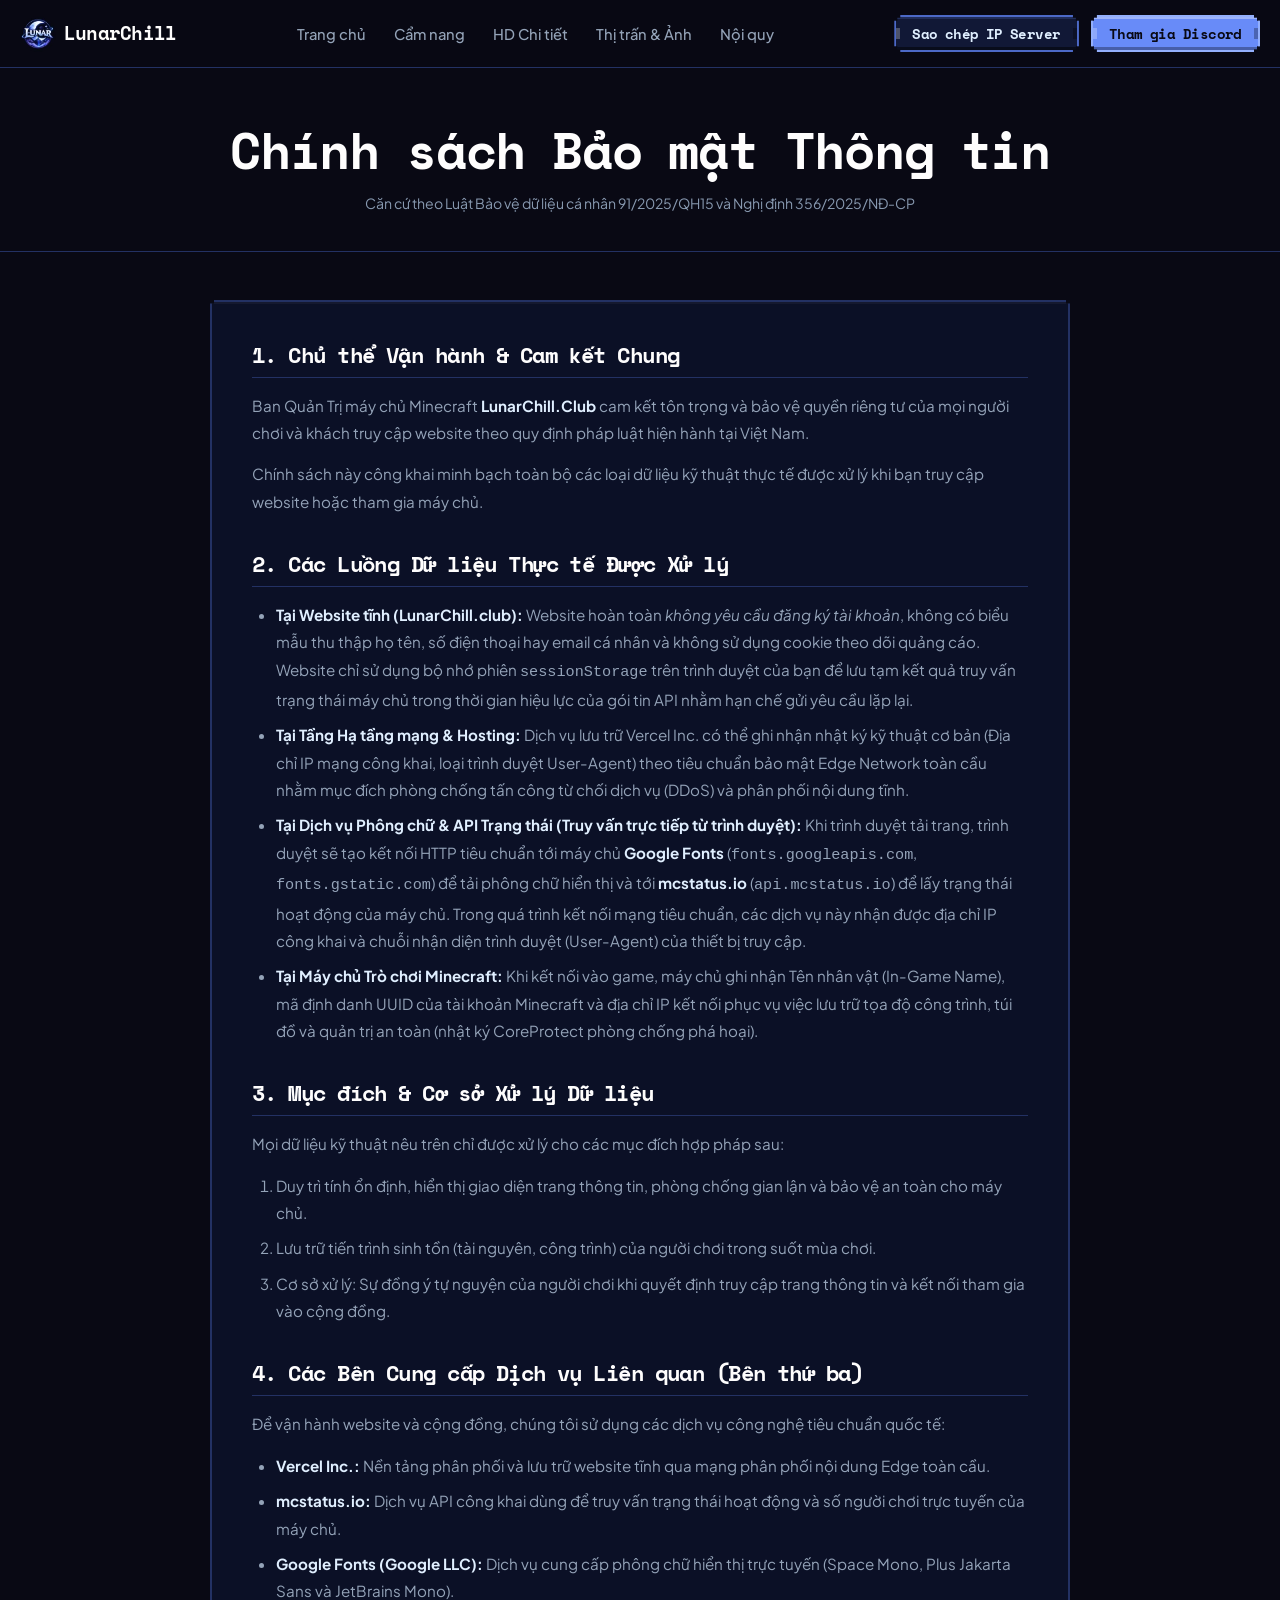
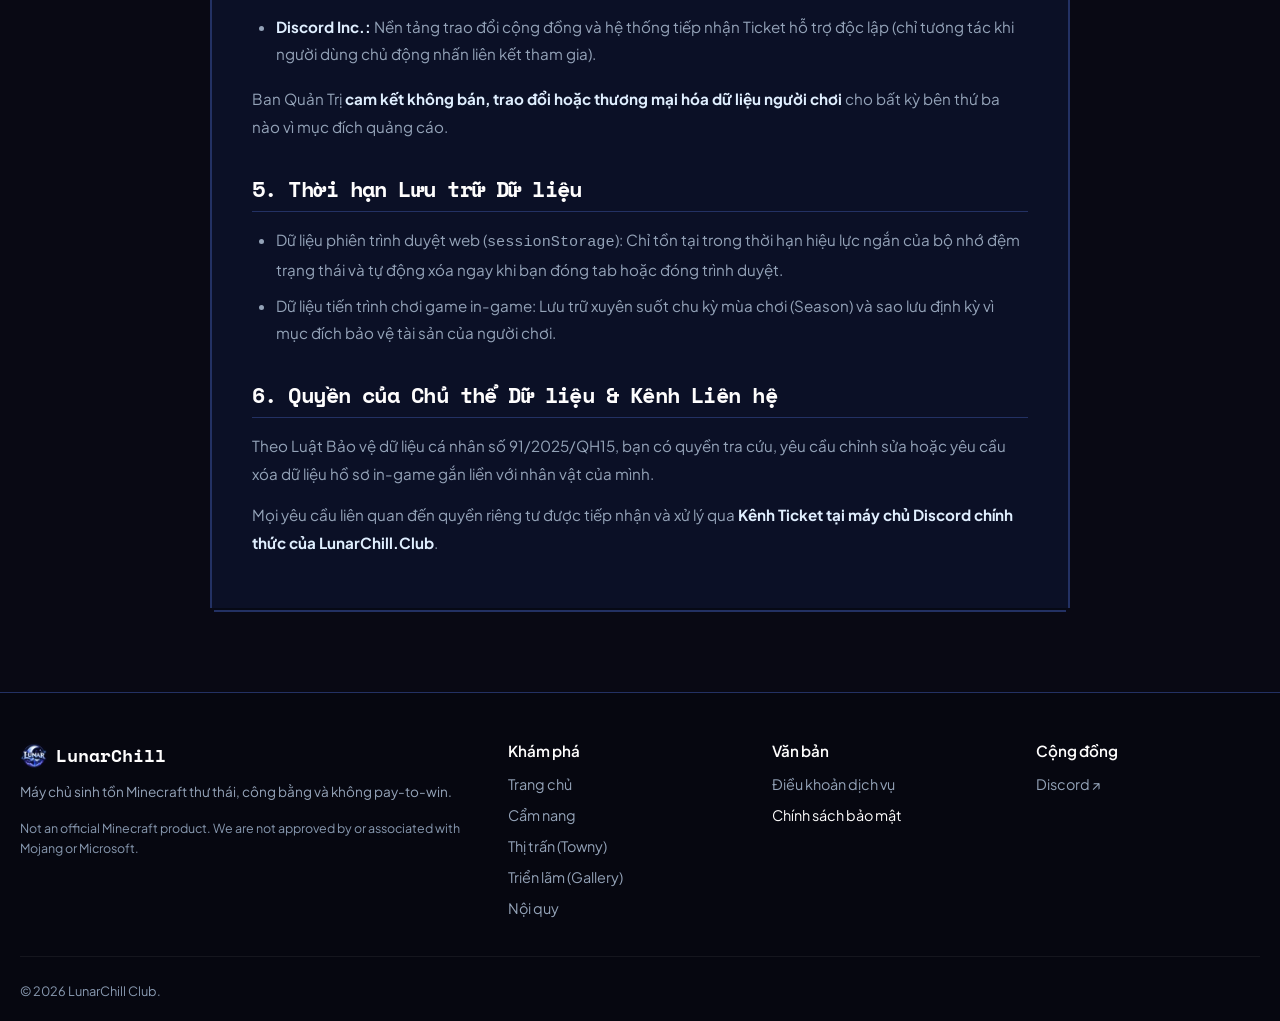
<file: privacy.html>
<!DOCTYPE html>
<html lang="vi">
<head>
  <meta charset="UTF-8">
  <meta name="viewport" content="width=device-width, initial-scale=1.0">
  <title>Chính sách Bảo mật - LunarChill 🌙</title>
  <meta name="description" content="Chính sách bảo vệ dữ liệu cá nhân của LunarChill, tuân thủ Luật 91/2025/QH15 và Nghị định 356/2025/NĐ-CP.">
  <link rel="canonical" href="https://LunarChill.club/privacy">

  <link rel="icon" type="image/x-icon" href="assets/images/favicon.ico">
  <link rel="icon" type="image/png" sizes="32x32" href="assets/images/favicon.png">
  <link rel="apple-touch-icon" sizes="180x180" href="assets/images/apple-touch-icon.png">

  <!-- Typography Fonts (Space Mono, Plus Jakarta Sans & JetBrains Mono) -->
  <link rel="preconnect" href="https://fonts.googleapis.com">
  <link rel="preconnect" href="https://fonts.gstatic.com" crossorigin>
  <link href="https://fonts.googleapis.com/css2?family=JetBrains+Mono:wght@400;500;600&family=Plus+Jakarta+Sans:wght@400;500;600;700;800&family=Space+Mono:wght@400;700&display=swap" rel="stylesheet">

  <link rel="stylesheet" href="assets/css/variables.css?v=20261111-5">
  <link rel="stylesheet" href="assets/css/base.css?v=20261111-5">
  <link rel="stylesheet" href="assets/css/components.css?v=20261111-5">
  <link rel="stylesheet" href="assets/css/layout.css?v=20261111-5">
  <link rel="stylesheet" href="assets/css/pages/legal.css?v=20261111-5">
</head>
<body>

  <!-- Header -->
  <header class="site-header">
    <div class="container header-inner">
      <a href="index.html" class="brand-link" title="LunarChill.Club Trang chủ">
        <img src="assets/images/logo-small.webp" alt="LunarChill Logo" class="brand-logo-img" width="36" height="36">
        <span>LunarChill</span>
      </a>

      <nav aria-label="Main Navigation">
        <ul class="nav-menu">
          <li><a href="index.html" class="nav-link">Trang chủ</a></li>
          <li><a href="guide.html" class="nav-link">Cẩm nang</a></li>
          <li><a href="advanced-guide.html" class="nav-link">HD Chi tiết</a></li>
          <li><a href="towns.html" class="nav-link">Thị trấn &amp; Ảnh</a></li>
          <li><a href="rules.html" class="nav-link">Nội quy</a></li>
        </ul>
      </nav>

      <div class="header-actions">
        <button type="button" class="btn btn-secondary btn-sm btn-copy-header" data-action="copy-ip" data-copy-target="java" title="Sao chép IP Java">
          Sao chép IP Server
        </button>
        <a href="https://discord.gg/SM9cn8pQQH" target="_blank" rel="noopener noreferrer" data-link="discord" class="btn btn-primary btn-sm">
          Tham gia Discord
        </a>
        <button type="button" class="mobile-toggle" id="mobile-toggle" aria-label="Mở menu điều hướng" aria-expanded="false" aria-controls="mobile-drawer">
          <svg width="24" height="24" viewBox="0 0 24 24" fill="none" stroke="currentColor" stroke-width="2" aria-hidden="true">
            <path d="M4 6h16M4 12h16M4 18h16"/>
          </svg>
        </button>
      </div>
    </div>
  </header>

  <!-- Mobile Drawer -->
  <div class="mobile-drawer" id="mobile-drawer" aria-hidden="true" inert>
    <a href="index.html" class="mobile-nav-link">Trang chủ</a>
    <a href="guide.html" class="mobile-nav-link">Cẩm nang tân thủ</a>
    <a href="towns.html" class="mobile-nav-link">Thị trấn (Towny)</a>
    <a href="gallery.html" class="mobile-nav-link">Triển lãm ảnh (Gallery)</a>
    <a href="rules.html" class="mobile-nav-link">Nội quy máy chủ</a>
    <div class="mobile-drawer-actions">
      <button type="button" class="btn btn-secondary" data-action="copy-ip" data-copy-target="pc">
        Sao chép IP PC (Java &amp; Bedrock): <span data-config-text="SERVER_ADDRESS_JAVA">LunarChill.club:25572</span>
      </button>
      <button type="button" class="btn btn-secondary" data-action="copy-ip" data-copy-target="pe">
        Sao chép Host PE (Điện thoại): <span data-config-text="SERVER_HOST">LunarChill.club</span> (Port: <span data-config-text="SERVER_PORT_BEDROCK">25572</span>)
      </button>
      <a href="https://discord.gg/SM9cn8pQQH" target="_blank" rel="noopener noreferrer" data-link="discord" class="btn btn-primary">
        Tham gia Discord
      </a>
    </div>
  </div>

  <main id="main-content">
    <div class="legal-page-header">
      <div class="container">
        <h1>Chính sách Bảo mật Thông tin</h1>
        <p class="legal-meta">Căn cứ theo Luật Bảo vệ dữ liệu cá nhân 91/2025/QH15 và Nghị định 356/2025/NĐ-CP</p>
      </div>
    </div>

    <div class="container legal-wrapper">
      <div class="reading-container lunar-card legal-card" style="margin: 0 auto;">

        <h2>1. Chủ thể Vận hành &amp; Cam kết Chung</h2>
        <p>Ban Quản Trị máy chủ Minecraft <strong>LunarChill.Club</strong> cam kết tôn trọng và bảo vệ quyền riêng tư của mọi người chơi và khách truy cập website theo quy định pháp luật hiện hành tại Việt Nam.</p>
        <p>Chính sách này công khai minh bạch toàn bộ các loại dữ liệu kỹ thuật thực tế được xử lý khi bạn truy cập website hoặc tham gia máy chủ.</p>

        <h2>2. Các Luồng Dữ liệu Thực tế Được Xử lý</h2>
        <ul>
          <li><strong>Tại Website tĩnh (LunarChill.club):</strong> Website hoàn toàn <em>không yêu cầu đăng ký tài khoản</em>, không có biểu mẫu thu thập họ tên, số điện thoại hay email cá nhân và không sử dụng cookie theo dõi quảng cáo. Website chỉ sử dụng bộ nhớ phiên <code>sessionStorage</code> trên trình duyệt của bạn để lưu tạm kết quả truy vấn trạng thái máy chủ trong thời gian hiệu lực của gói tin API nhằm hạn chế gửi yêu cầu lặp lại.</li>
          <li><strong>Tại Tầng Hạ tầng mạng &amp; Hosting:</strong> Dịch vụ lưu trữ Vercel Inc. có thể ghi nhận nhật ký kỹ thuật cơ bản (Địa chỉ IP mạng công khai, loại trình duyệt User-Agent) theo tiêu chuẩn bảo mật Edge Network toàn cầu nhằm mục đích phòng chống tấn công từ chối dịch vụ (DDoS) và phân phối nội dung tĩnh.</li>
          <li><strong>Tại Dịch vụ Phông chữ &amp; API Trạng thái (Truy vấn trực tiếp từ trình duyệt):</strong> Khi trình duyệt tải trang, trình duyệt sẽ tạo kết nối HTTP tiêu chuẩn tới máy chủ <strong>Google Fonts</strong> (<code>fonts.googleapis.com</code>, <code>fonts.gstatic.com</code>) để tải phông chữ hiển thị và tới <strong>mcstatus.io</strong> (<code>api.mcstatus.io</code>) để lấy trạng thái hoạt động của máy chủ. Trong quá trình kết nối mạng tiêu chuẩn, các dịch vụ này nhận được địa chỉ IP công khai và chuỗi nhận diện trình duyệt (User-Agent) của thiết bị truy cập.</li>
          <li><strong>Tại Máy chủ Trò chơi Minecraft:</strong> Khi kết nối vào game, máy chủ ghi nhận Tên nhân vật (In-Game Name), mã định danh UUID của tài khoản Minecraft và địa chỉ IP kết nối phục vụ việc lưu trữ tọa độ công trình, túi đồ và quản trị an toàn (nhật ký CoreProtect phòng chống phá hoại).</li>
        </ul>

        <h2>3. Mục đích &amp; Cơ sở Xử lý Dữ liệu</h2>
        <p>Mọi dữ liệu kỹ thuật nêu trên chỉ được xử lý cho các mục đích hợp pháp sau:</p>
        <ol>
          <li>Duy trì tính ổn định, hiển thị giao diện trang thông tin, phòng chống gian lận và bảo vệ an toàn cho máy chủ.</li>
          <li>Lưu trữ tiến trình sinh tồn (tài nguyên, công trình) của người chơi trong suốt mùa chơi.</li>
          <li>Cơ sở xử lý: Sự đồng ý tự nguyện của người chơi khi quyết định truy cập trang thông tin và kết nối tham gia vào cộng đồng.</li>
        </ol>

        <h2>4. Các Bên Cung cấp Dịch vụ Liên quan (Bên thứ ba)</h2>
        <p>Để vận hành website và cộng đồng, chúng tôi sử dụng các dịch vụ công nghệ tiêu chuẩn quốc tế:</p>
        <ul>
          <li><strong>Vercel Inc.:</strong> Nền tảng phân phối và lưu trữ website tĩnh qua mạng phân phối nội dung Edge toàn cầu.</li>
          <li><strong>mcstatus.io:</strong> Dịch vụ API công khai dùng để truy vấn trạng thái hoạt động và số người chơi trực tuyến của máy chủ.</li>
          <li><strong>Google Fonts (Google LLC):</strong> Dịch vụ cung cấp phông chữ hiển thị trực tuyến (Space Mono, Plus Jakarta Sans và JetBrains Mono).</li>
          <li><strong>Discord Inc.:</strong> Nền tảng trao đổi cộng đồng và hệ thống tiếp nhận Ticket hỗ trợ độc lập (chỉ tương tác khi người dùng chủ động nhấn liên kết tham gia).</li>
        </ul>
        <p>Ban Quản Trị <strong>cam kết không bán, trao đổi hoặc thương mại hóa dữ liệu người chơi</strong> cho bất kỳ bên thứ ba nào vì mục đích quảng cáo.</p>

        <h2>5. Thời hạn Lưu trữ Dữ liệu</h2>
        <ul>
          <li>Dữ liệu phiên trình duyệt web (<code>sessionStorage</code>): Chỉ tồn tại trong thời hạn hiệu lực ngắn của bộ nhớ đệm trạng thái và tự động xóa ngay khi bạn đóng tab hoặc đóng trình duyệt.</li>
          <li>Dữ liệu tiến trình chơi game in-game: Lưu trữ xuyên suốt chu kỳ mùa chơi (Season) và sao lưu định kỳ vì mục đích bảo vệ tài sản của người chơi.</li>
        </ul>

        <h2>6. Quyền của Chủ thể Dữ liệu &amp; Kênh Liên hệ</h2>
        <p>Theo Luật Bảo vệ dữ liệu cá nhân số 91/2025/QH15, bạn có quyền tra cứu, yêu cầu chỉnh sửa hoặc yêu cầu xóa dữ liệu hồ sơ in-game gắn liền với nhân vật của mình.</p>
        <p>Mọi yêu cầu liên quan đến quyền riêng tư được tiếp nhận và xử lý qua <strong>Kênh Ticket tại máy chủ Discord chính thức của LunarChill.Club</strong>.</p>

      </div>
    </div>
  </main>

  <!-- Global Footer -->
  <footer class="site-footer">
    <div class="container">
      <div class="footer-grid">
        <div class="footer-col">
          <div class="footer-brand">
            <img src="assets/images/logo-small.webp" alt="LunarChill Logo" width="28" height="28" class="footer-brand-logo" loading="lazy">
            <strong class="footer-brand-name">LunarChill</strong>
          </div>
          <p class="footer-desc">
            Máy chủ sinh tồn Minecraft thư thái, công bằng và không pay-to-win.
          </p>
          <p class="mojang-disclaimer">
            Not an official Minecraft product. We are not approved by or associated with Mojang or Microsoft.
          </p>
        </div>

        <div class="footer-col">
          <h4>Khám phá</h4>
          <ul class="footer-links">
            <li><a href="index.html">Trang chủ</a></li>
            <li><a href="guide.html">Cẩm nang</a></li>
            <li><a href="towns.html">Thị trấn (Towny)</a></li>
            <li><a href="gallery.html">Triển lãm (Gallery)</a></li>
            <li><a href="rules.html">Nội quy</a></li>
          </ul>
        </div>

        <div class="footer-col">
          <h4>Văn bản</h4>
          <ul class="footer-links">
            <li><a href="terms.html">Điều khoản dịch vụ</a></li>
            <li><a href="privacy.html" aria-current="page">Chính sách bảo mật</a></li>
          </ul>
        </div>

        <div class="footer-col">
          <h4>Cộng đồng</h4>
          <ul class="footer-links">
            <li><a href="https://discord.gg/SM9cn8pQQH" target="_blank" rel="noopener noreferrer" data-link="discord">Discord ↗</a></li>
          </ul>
        </div>
      </div>

      <div class="footer-bottom">
        <div>&copy; 2026 LunarChill Club.</div>
      </div>
    </div>
  </footer>

  <script type="module" src="assets/js/main.js?v=20261111-5"></script>
</body>
</html>
</file>
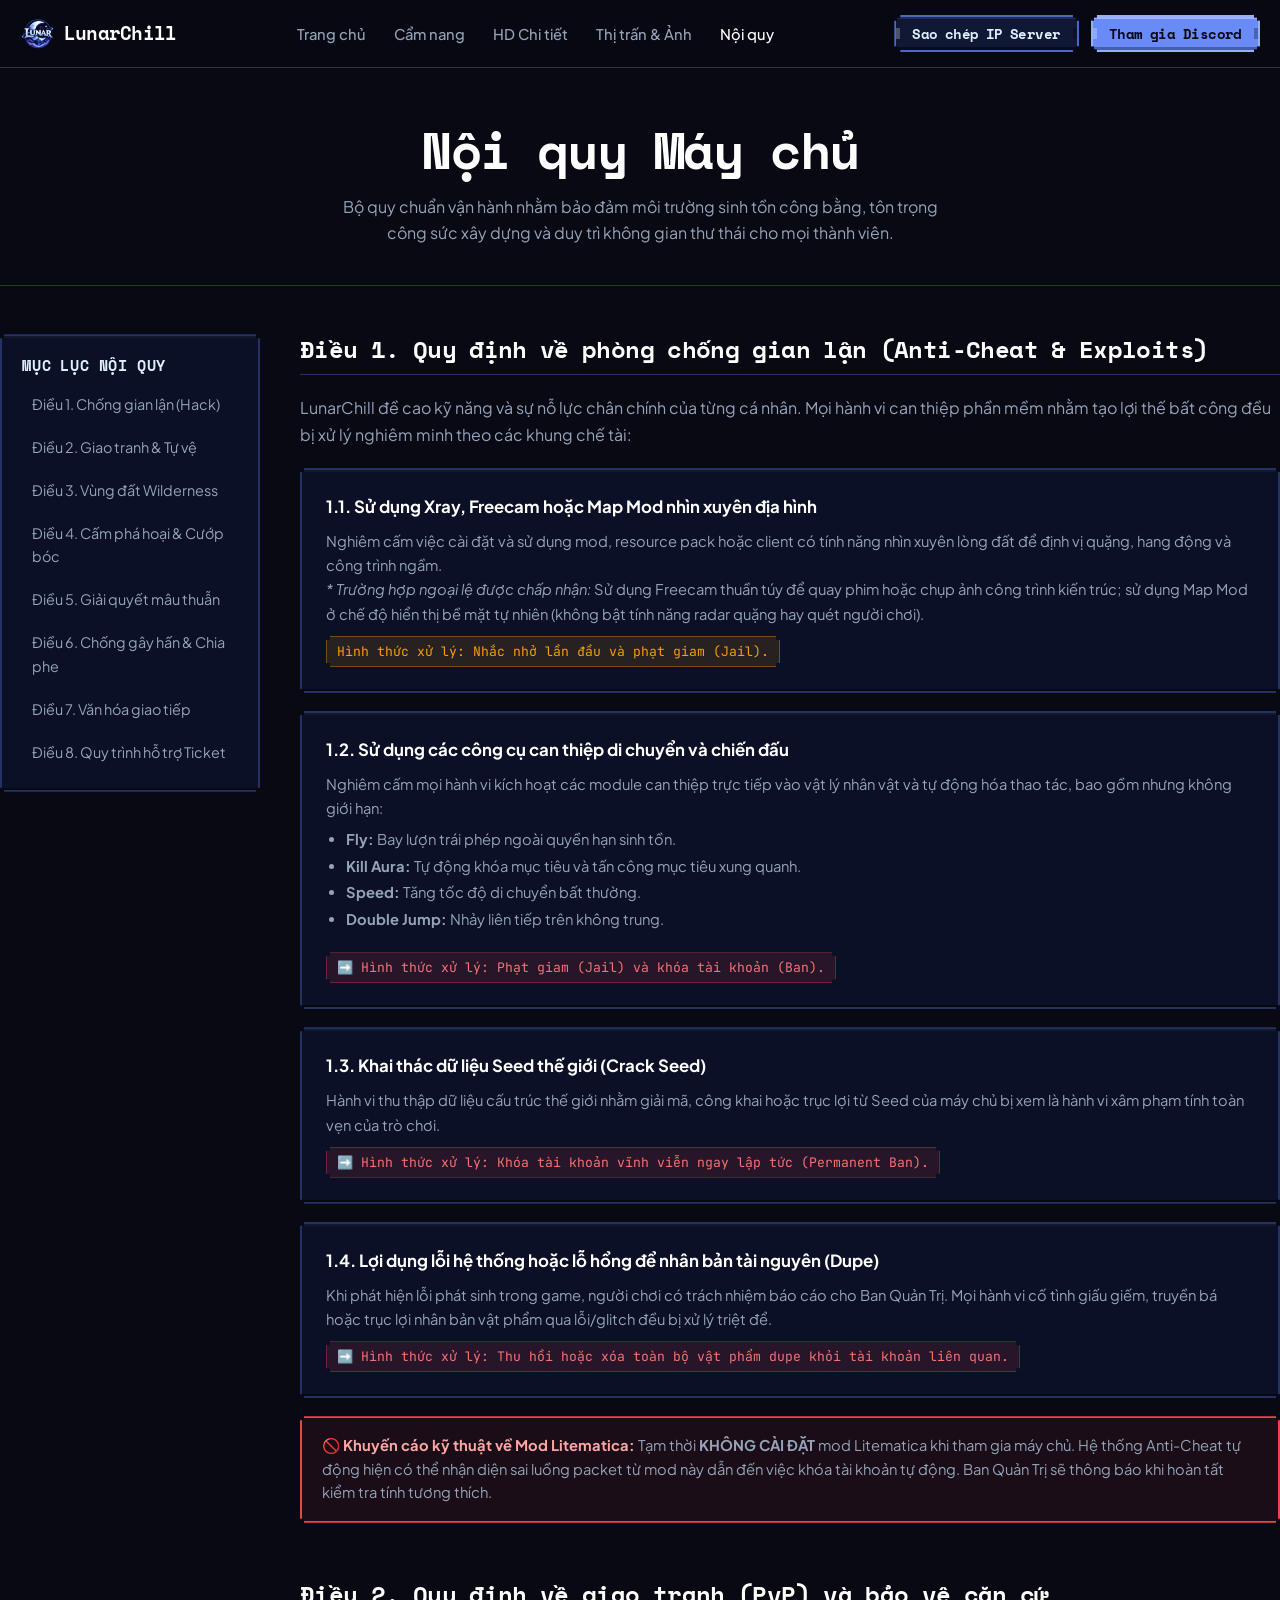
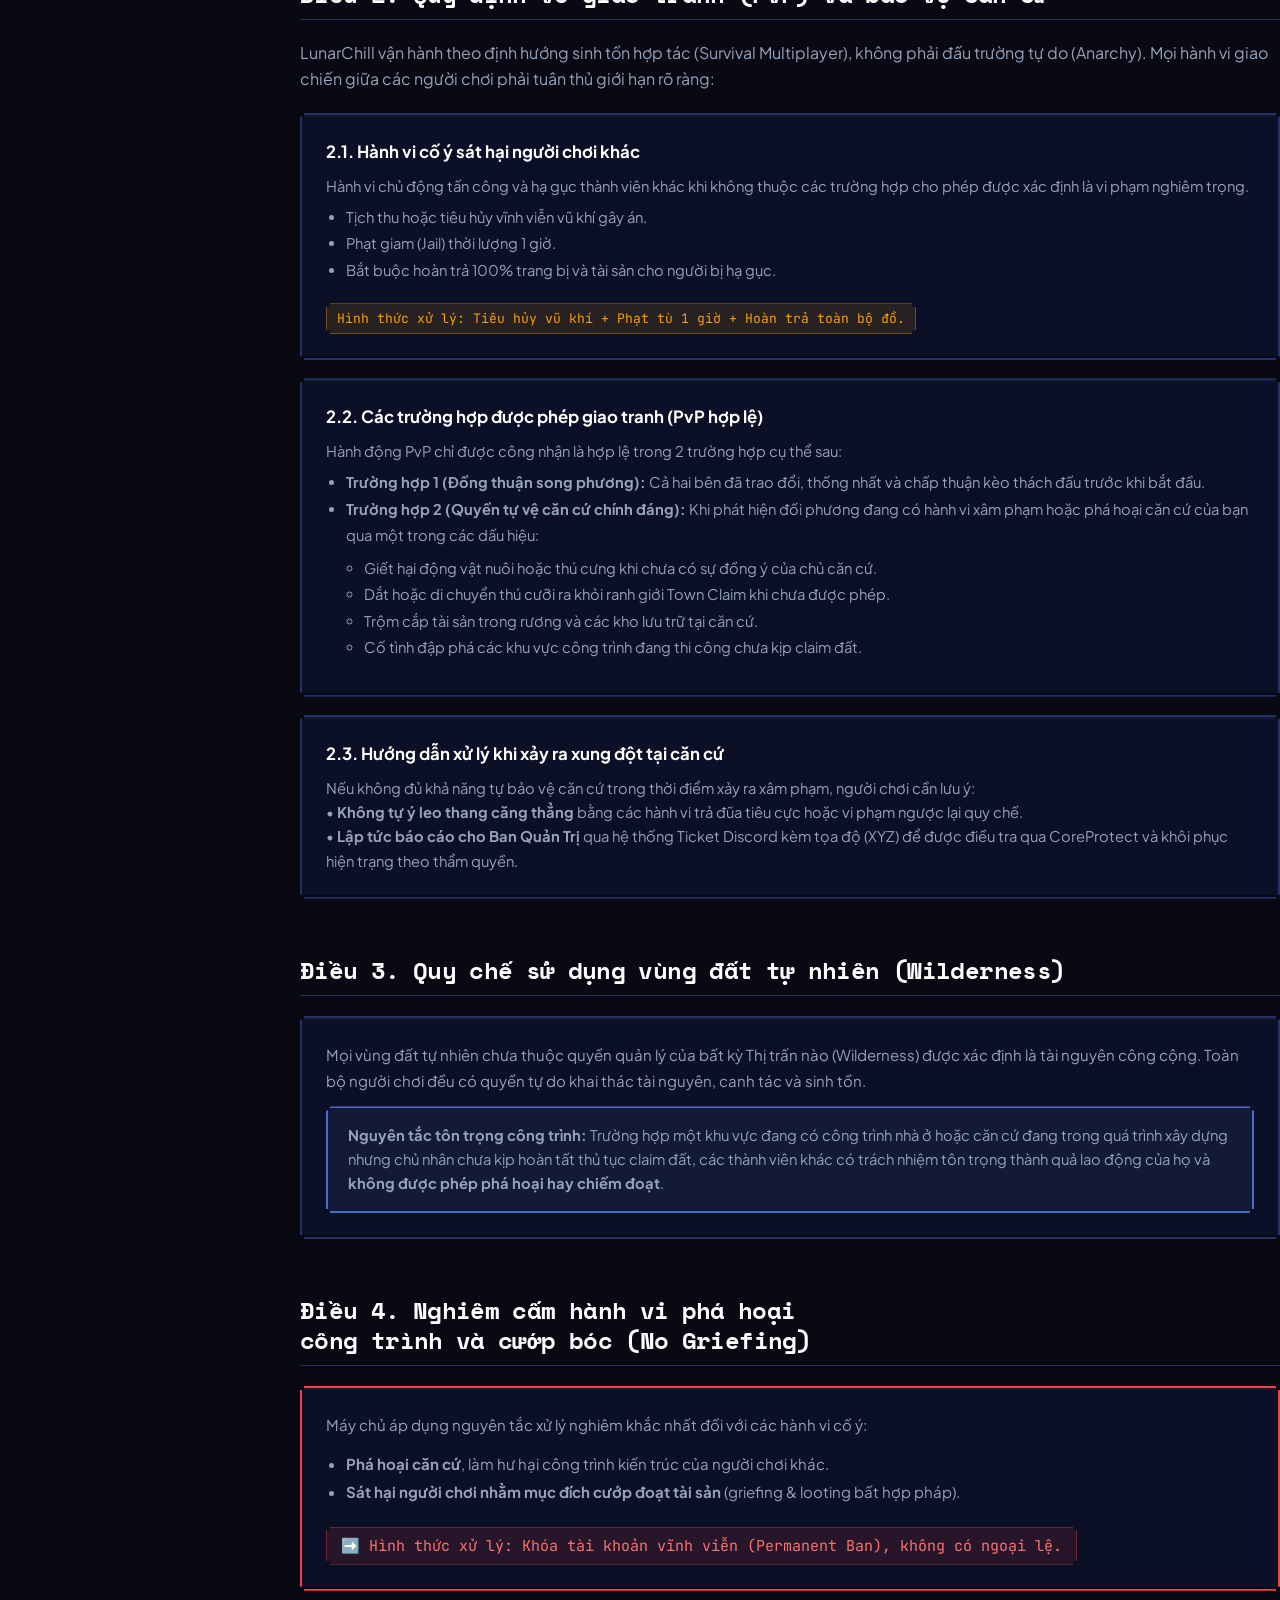
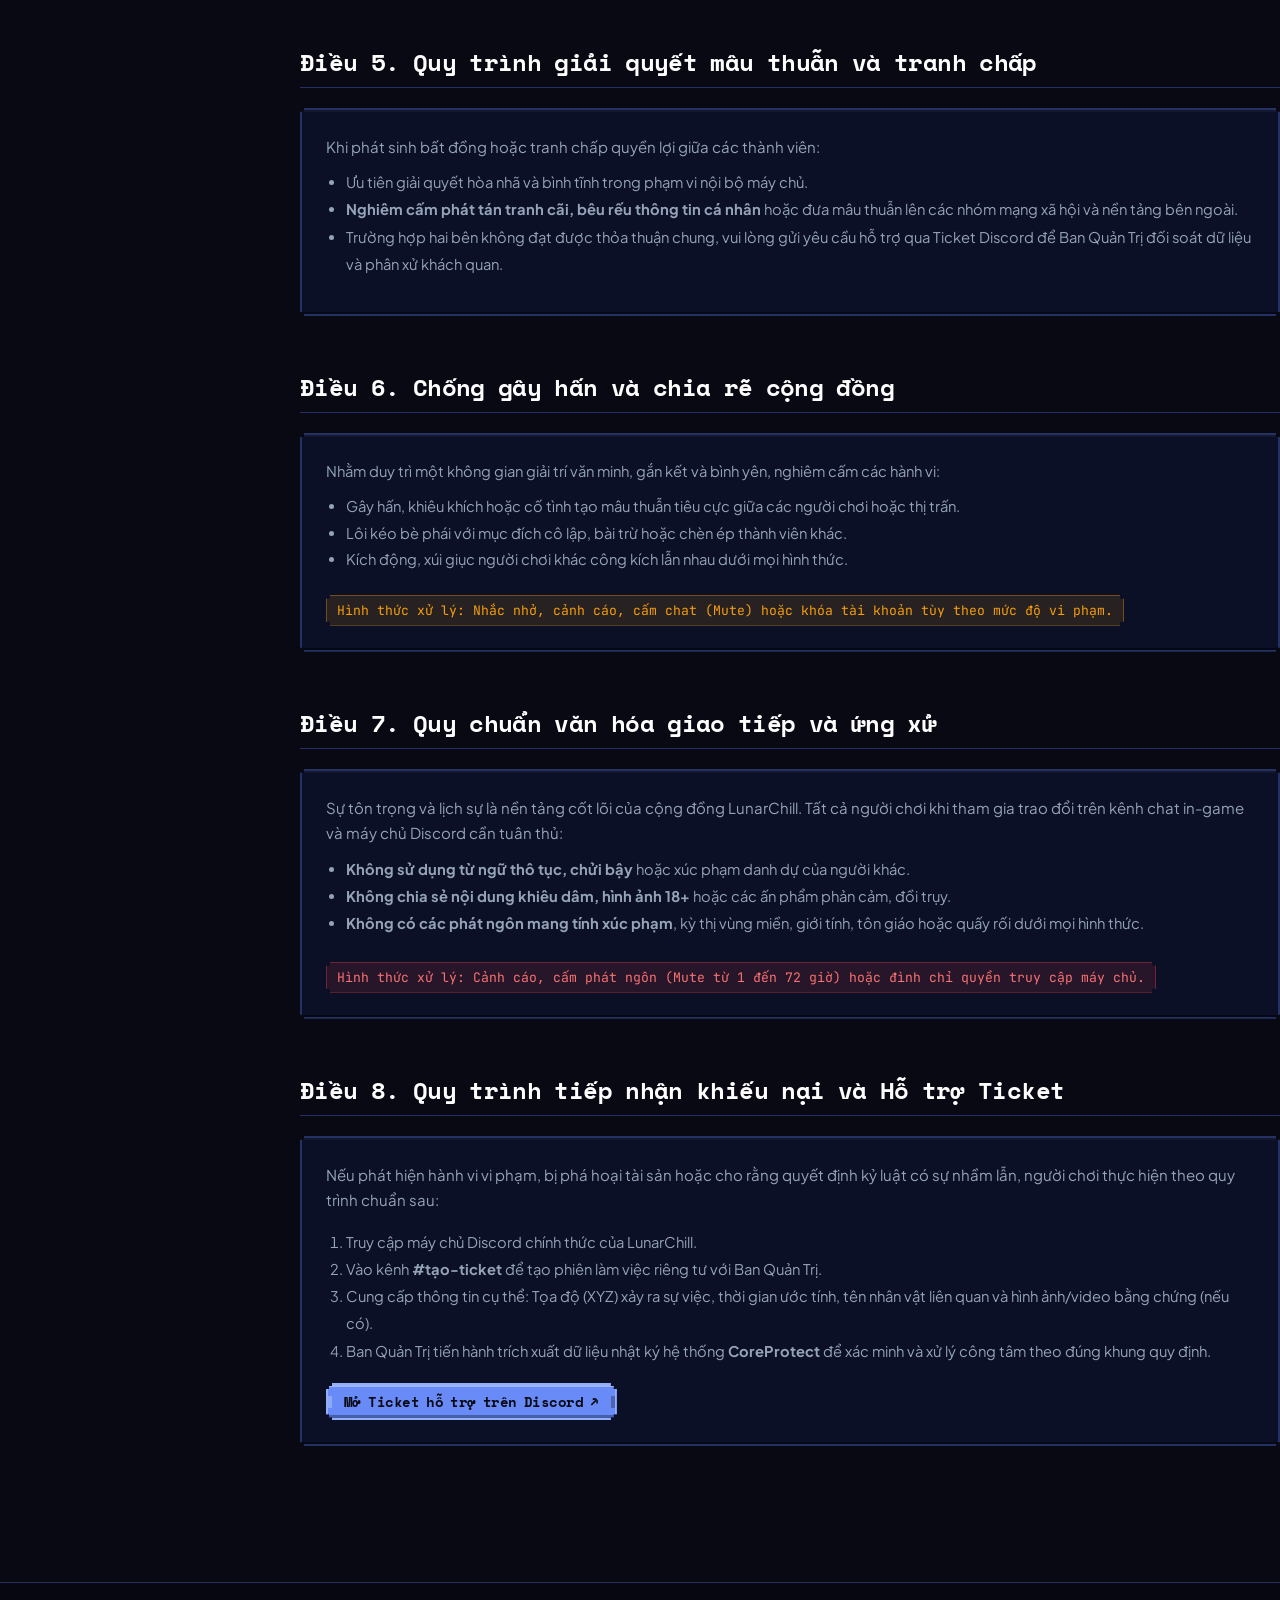
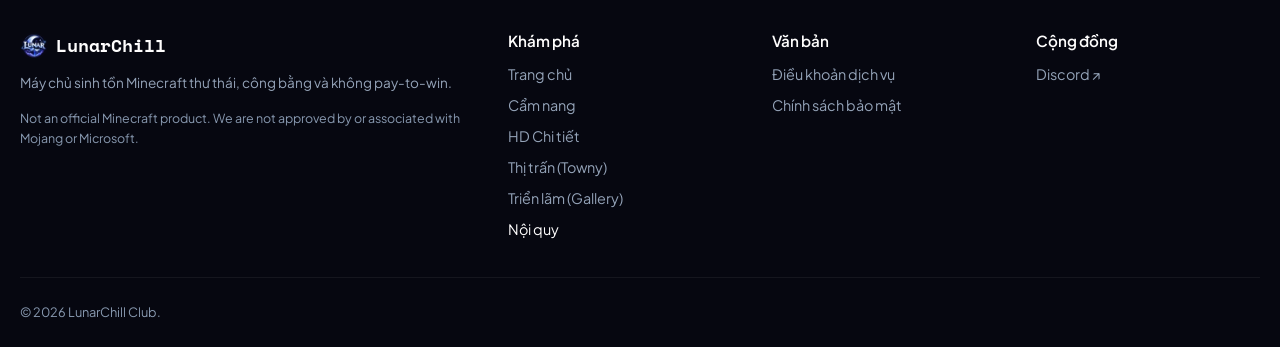
<file: rules.html>
<!DOCTYPE html>
<html lang="vi">
<head>
  <meta charset="UTF-8">
  <meta name="viewport" content="width=device-width, initial-scale=1.0">
  <title>Nội quy Máy chủ - LunarChill 🌙</title>
  <meta name="description" content="Nội quy chính thức của máy chủ LunarChill: quy định chống gian lận, quy tắc giao tranh PvP, bảo vệ công trình căn cứ, ứng xử văn minh và quy trình xử lý khiếu nại.">
  <link rel="canonical" href="https://LunarChill.club/rules">

  <link rel="icon" type="image/x-icon" href="assets/images/favicon.ico">
  <link rel="icon" type="image/png" sizes="32x32" href="assets/images/favicon.png">
  <link rel="apple-touch-icon" sizes="180x180" href="assets/images/apple-touch-icon.png">

  <!-- OpenGraph -->
  <meta property="og:type" content="article">
  <meta property="og:url" content="https://LunarChill.club/rules">
  <meta property="og:title" content="Nội quy Máy chủ - LunarChill 🌙">
  <meta property="og:description" content="Quy chuẩn vận hành chính thức tại LunarChill: chống gian lận, quy tắc PvP, bảo vệ căn cứ, vùng đất tự nhiên và văn hóa ứng xử văn minh.">
  <meta property="og:image" content="https://LunarChill.club/assets/images/og-banner.jpg">
  <meta property="og:image:width" content="1200">
  <meta property="og:image:height" content="630">
  <meta name="twitter:card" content="summary_large_image">
  <meta name="theme-color" content="#688BF8">

  <!-- Typography Fonts (Space Mono, Plus Jakarta Sans & JetBrains Mono) -->
  <link rel="preconnect" href="https://fonts.googleapis.com">
  <link rel="preconnect" href="https://fonts.gstatic.com" crossorigin>
  <link href="https://fonts.googleapis.com/css2?family=JetBrains+Mono:wght@400;500;600&family=Plus+Jakarta+Sans:wght@400;500;600;700;800&family=Space+Mono:wght@400;700&display=swap" rel="stylesheet">

  <link rel="stylesheet" href="assets/css/variables.css?v=20261111-5">
  <link rel="stylesheet" href="assets/css/base.css?v=20261111-5">
  <link rel="stylesheet" href="assets/css/components.css?v=20261111-5">
  <link rel="stylesheet" href="assets/css/layout.css?v=20261111-5">
  <link rel="stylesheet" href="assets/css/pages/guide.css?v=20261111-5">
</head>
<body>

  <!-- Header -->
  <header class="site-header">
    <div class="container header-inner">
      <a href="index.html" class="brand-link" title="LunarChill.Club Trang chủ">
        <img src="assets/images/logo-small.webp" alt="LunarChill Logo" class="brand-logo-img" width="36" height="36">
        <span>LunarChill</span>
      </a>

      <nav aria-label="Main Navigation">
        <ul class="nav-menu">
          <li><a href="index.html" class="nav-link">Trang chủ</a></li>
          <li><a href="guide.html" class="nav-link">Cẩm nang</a></li>
          <li><a href="advanced-guide.html" class="nav-link">HD Chi tiết</a></li>
          <li><a href="towns.html" class="nav-link">Thị trấn &amp; Ảnh</a></li>
          <li><a href="rules.html" class="nav-link active" aria-current="page">Nội quy</a></li>
        </ul>
      </nav>

      <div class="header-actions">
        <button type="button" class="btn btn-secondary btn-sm btn-copy-header" data-action="copy-ip" data-copy-target="java" title="Sao chép IP Java">
          Sao chép IP Server
        </button>
        <a href="https://discord.gg/SM9cn8pQQH" target="_blank" rel="noopener noreferrer" data-link="discord" class="btn btn-primary btn-sm">
          Tham gia Discord
        </a>
        <button type="button" class="mobile-toggle" id="mobile-toggle" aria-label="Mở menu điều hướng" aria-expanded="false" aria-controls="mobile-drawer">
          <svg width="24" height="24" viewBox="0 0 24 24" fill="none" stroke="currentColor" stroke-width="2" aria-hidden="true">
            <path d="M4 6h16M4 12h16M4 18h16"/>
          </svg>
        </button>
      </div>
    </div>
  </header>

  <!-- Mobile Drawer -->
  <div class="mobile-drawer" id="mobile-drawer" aria-hidden="true" inert>
    <a href="index.html" class="mobile-nav-link">Trang chủ</a>
    <a href="guide.html" class="mobile-nav-link">Cẩm nang tân thủ</a>
    <a href="advanced-guide.html" class="mobile-nav-link">Hướng dẫn chi tiết (Nâng cao)</a>
    <a href="towns.html" class="mobile-nav-link">Thị trấn (Towny)</a>
    <a href="gallery.html" class="mobile-nav-link">Triển lãm ảnh (Gallery)</a>
    <a href="rules.html" class="mobile-nav-link active" aria-current="page">Nội quy máy chủ</a>
    <div class="mobile-drawer-actions">
      <button type="button" class="btn btn-secondary" data-action="copy-ip" data-copy-target="pc">
        Sao chép IP PC (Java &amp; Bedrock): <span data-config-text="SERVER_ADDRESS_JAVA">LunarChill.club:25572</span>
      </button>
      <button type="button" class="btn btn-secondary" data-action="copy-ip" data-copy-target="pe">
        Sao chép Host PE (Điện thoại): <span data-config-text="SERVER_HOST">LunarChill.club</span> (Port: <span data-config-text="SERVER_PORT_BEDROCK">25572</span>)
      </button>
      <a href="https://discord.gg/SM9cn8pQQH" target="_blank" rel="noopener noreferrer" data-link="discord" class="btn btn-primary">
        Tham gia Discord
      </a>
    </div>
  </div>

  <main id="main-content">
    <div class="page-hero">
      <div class="container">
        <h1>Nội quy Máy chủ</h1>
        <p>Bộ quy chuẩn vận hành nhằm bảo đảm môi trường sinh tồn công bằng, tôn trọng công sức xây dựng và duy trì không gian thư thái cho mọi thành viên.</p>
      </div>
    </div>

    <div class="container guide-layout">
      <!-- Sidebar TOC -->
      <aside class="guide-sidebar" aria-label="Mục lục nội quy">
        <div class="lunar-card toc-card">
          <h3>Mục lục Nội quy</h3>
          <ul class="toc-list">
            <li><a href="#rule-cheating" class="toc-link">Điều 1. Chống gian lận (Hack)</a></li>
            <li><a href="#rule-pvp" class="toc-link">Điều 2. Giao tranh &amp; Tự vệ</a></li>
            <li><a href="#rule-wilderness" class="toc-link">Điều 3. Vùng đất Wilderness</a></li>
            <li><a href="#rule-griefing" class="toc-link">Điều 4. Cấm phá hoại &amp; Cướp bóc</a></li>
            <li><a href="#rule-disputes" class="toc-link">Điều 5. Giải quyết mâu thuẫn</a></li>
            <li><a href="#rule-factions" class="toc-link">Điều 6. Chống gây hấn &amp; Chia phe</a></li>
            <li><a href="#rule-behavior" class="toc-link">Điều 7. Văn hóa giao tiếp</a></li>
            <li><a href="#rule-appeal" class="toc-link">Điều 8. Quy trình hỗ trợ Ticket</a></li>
          </ul>
        </div>
      </aside>

      <!-- Main Rules Content -->
      <div class="guide-content">

        <!-- Điều 1: Chống gian lận -->
        <section id="rule-cheating">
          <h2>Điều 1. Quy định về phòng chống gian lận (Anti-Cheat &amp; Exploits)</h2>
          <p style="color: var(--color-text-body); margin-bottom: 20px; line-height: 1.65;">
            LunarChill đề cao kỹ năng và sự nỗ lực chân chính của từng cá nhân. Mọi hành vi can thiệp phần mềm nhằm tạo lợi thế bất công đều bị xử lý nghiêm minh theo các khung chế tài:
          </p>

          <div class="lunar-card rule-card">
            <strong style="color: var(--color-text-heading); font-size: 1.05rem;">
              1.1. Sử dụng Xray, Freecam hoặc Map Mod nhìn xuyên địa hình
            </strong>
            <p style="margin: 8px 0 0 0; font-size: 0.92rem; color: var(--color-text-body); line-height: 1.65;">
              Nghiêm cấm việc cài đặt và sử dụng mod, resource pack hoặc client có tính năng nhìn xuyên lòng đất để định vị quặng, hang động và công trình ngầm.<br>
              <em>* Trường hợp ngoại lệ được chấp nhận:</em> Sử dụng Freecam thuần túy để quay phim hoặc chụp ảnh công trình kiến trúc; sử dụng Map Mod ở chế độ hiển thị bề mặt tự nhiên (không bật tính năng radar quặng hay quét người chơi).
            </p>
            <span class="rule-penalty">Hình thức xử lý: Nhắc nhở lần đầu và phạt giam (Jail).</span>
          </div>

          <div class="lunar-card rule-card">
            <strong style="color: var(--color-text-heading); font-size: 1.05rem;">
              1.2. Sử dụng các công cụ can thiệp di chuyển và chiến đấu
            </strong>
            <p style="margin: 8px 0 0 0; font-size: 0.92rem; color: var(--color-text-body); line-height: 1.65;">
              Nghiêm cấm mọi hành vi kích hoạt các module can thiệp trực tiếp vào vật lý nhân vật và tự động hóa thao tác, bao gồm nhưng không giới hạn:
            </p>
            <ul style="margin: 6px 0 10px 20px; line-height: 1.8; font-size: 0.92rem; color: var(--color-text-body);">
              <li><strong>Fly:</strong> Bay lượn trái phép ngoài quyền hạn sinh tồn.</li>
              <li><strong>Kill Aura:</strong> Tự động khóa mục tiêu và tấn công mục tiêu xung quanh.</li>
              <li><strong>Speed:</strong> Tăng tốc độ di chuyển bất thường.</li>
              <li><strong>Double Jump:</strong> Nhảy liên tiếp trên không trung.</li>
            </ul>
            <span class="rule-penalty danger">➡️ Hình thức xử lý: Phạt giam (Jail) và khóa tài khoản (Ban).</span>
          </div>

          <div class="lunar-card rule-card">
            <strong style="color: var(--color-text-heading); font-size: 1.05rem;">
              1.3. Khai thác dữ liệu Seed thế giới (Crack Seed)
            </strong>
            <p style="margin: 8px 0 0 0; font-size: 0.92rem; color: var(--color-text-body); line-height: 1.65;">
              Hành vi thu thập dữ liệu cấu trúc thế giới nhằm giải mã, công khai hoặc trục lợi từ Seed của máy chủ bị xem là hành vi xâm phạm tính toàn vẹn của trò chơi.
            </p>
            <span class="rule-penalty danger">➡️ Hình thức xử lý: Khóa tài khoản vĩnh viễn ngay lập tức (Permanent Ban).</span>
          </div>

          <div class="lunar-card rule-card">
            <strong style="color: var(--color-text-heading); font-size: 1.05rem;">
              1.4. Lợi dụng lỗi hệ thống hoặc lỗ hổng để nhân bản tài nguyên (Dupe)
            </strong>
            <p style="margin: 8px 0 0 0; font-size: 0.92rem; color: var(--color-text-body); line-height: 1.65;">
              Khi phát hiện lỗi phát sinh trong game, người chơi có trách nhiệm báo cáo cho Ban Quản Trị. Mọi hành vi cố tình giấu giếm, truyền bá hoặc trục lợi nhân bản vật phẩm qua lỗi/glitch đều bị xử lý triệt để.
            </p>
            <span class="rule-penalty danger">➡️ Hình thức xử lý: Thu hồi hoặc xóa toàn bộ vật phẩm dupe khỏi tài khoản liên quan.</span>
          </div>

          <div class="lunar-callout" style="background: rgba(239, 68, 68, 0.08); border: 2px solid #ef4444; margin-top: 16px;">
            <strong style="color: #fca5a5;">🚫 Khuyến cáo kỹ thuật về Mod Litematica:</strong> Tạm thời <strong>KHÔNG CÀI ĐẶT</strong> mod Litematica khi tham gia máy chủ. Hệ thống Anti-Cheat tự động hiện có thể nhận diện sai luồng packet từ mod này dẫn đến việc khóa tài khoản tự động. Ban Quản Trị sẽ thông báo khi hoàn tất kiểm tra tính tương thích.
          </div>
        </section>

        <!-- Điều 2: Giao tranh & Tự vệ -->
        <section id="rule-pvp">
          <h2>Điều 2. Quy định về giao tranh (PvP) và bảo vệ căn cứ</h2>
          <p style="color: var(--color-text-body); margin-bottom: 20px; line-height: 1.65;">
            LunarChill vận hành theo định hướng sinh tồn hợp tác (Survival Multiplayer), không phải đấu trường tự do (Anarchy). Mọi hành vi giao chiến giữa các người chơi phải tuân thủ giới hạn rõ ràng:
          </p>

          <div class="lunar-card rule-card">
            <strong style="color: var(--color-text-heading); font-size: 1.05rem;">
              2.1. Hành vi cố ý sát hại người chơi khác
            </strong>
            <p style="margin: 8px 0 0 0; font-size: 0.92rem; color: var(--color-text-body); line-height: 1.65;">
              Hành vi chủ động tấn công và hạ gục thành viên khác khi không thuộc các trường hợp cho phép được xác định là vi phạm nghiêm trọng.
            </p>
            <ul style="margin: 6px 0 10px 20px; line-height: 1.8; font-size: 0.92rem; color: var(--color-text-body);">
              <li>Tịch thu hoặc tiêu hủy vĩnh viễn vũ khí gây án.</li>
              <li>Phạt giam (Jail) thời lượng 1 giờ.</li>
              <li>Bắt buộc hoàn trả 100% trang bị và tài sản cho người bị hạ gục.</li>
            </ul>
            <span class="rule-penalty">Hình thức xử lý: Tiêu hủy vũ khí + Phạt tù 1 giờ + Hoàn trả toàn bộ đồ.</span>
          </div>

          <div class="lunar-card rule-card">
            <strong style="color: var(--color-text-heading); font-size: 1.05rem;">
              2.2. Các trường hợp được phép giao tranh (PvP hợp lệ)
            </strong>
            <p style="margin: 8px 0 0 0; font-size: 0.92rem; color: var(--color-text-body); line-height: 1.65;">
              Hành động PvP chỉ được công nhận là hợp lệ trong 2 trường hợp cụ thể sau:
            </p>
            <ul style="margin: 6px 0 10px 20px; line-height: 1.8; font-size: 0.92rem; color: var(--color-text-body);">
              <li><strong>Trường hợp 1 (Đồng thuận song phương):</strong> Cả hai bên đã trao đổi, thống nhất và chấp thuận kèo thách đấu trước khi bắt đầu.</li>
              <li><strong>Trường hợp 2 (Quyền tự vệ căn cứ chính đáng):</strong> Khi phát hiện đối phương đang có hành vi xâm phạm hoặc phá hoại căn cứ của bạn qua một trong các dấu hiệu:
                <ul style="margin: 6px 0 6px 18px; list-style-type: circle;">
                  <li>Giết hại động vật nuôi hoặc thú cưng khi chưa có sự đồng ý của chủ căn cứ.</li>
                  <li>Dắt hoặc di chuyển thú cưỡi ra khỏi ranh giới Town Claim khi chưa được phép.</li>
                  <li>Trộm cắp tài sản trong rương và các kho lưu trữ tại căn cứ.</li>
                  <li>Cố tình đập phá các khu vực công trình đang thi công chưa kịp claim đất.</li>
                </ul>
              </li>
            </ul>
          </div>

          <div class="lunar-card rule-card">
            <strong style="color: var(--color-text-heading); font-size: 1.05rem;">
              2.3. Hướng dẫn xử lý khi xảy ra xung đột tại căn cứ
            </strong>
            <p style="margin: 8px 0 0 0; font-size: 0.92rem; color: var(--color-text-body); line-height: 1.65;">
              Nếu không đủ khả năng tự bảo vệ căn cứ trong thời điểm xảy ra xâm phạm, người chơi cần lưu ý:<br>
              • <strong>Không tự ý leo thang căng thẳng</strong> bằng các hành vi trả đũa tiêu cực hoặc vi phạm ngược lại quy chế.<br>
              • <strong>Lập tức báo cáo cho Ban Quản Trị</strong> qua hệ thống Ticket Discord kèm tọa độ (XYZ) để được điều tra qua CoreProtect và khôi phục hiện trạng theo thẩm quyền.
            </p>
          </div>
        </section>

        <!-- Điều 3: Wilderness -->
        <section id="rule-wilderness">
          <h2>Điều 3. Quy chế sử dụng vùng đất tự nhiên (Wilderness)</h2>
          <div class="lunar-card rule-card">
            <p style="font-size: 0.94rem; color: var(--color-text-body); line-height: 1.75; margin: 0 0 12px 0;">
              Mọi vùng đất tự nhiên chưa thuộc quyền quản lý của bất kỳ Thị trấn nào (Wilderness) được xác định là tài nguyên công cộng. Toàn bộ người chơi đều có quyền tự do khai thác tài nguyên, canh tác và sinh tồn.
            </p>
            <div class="lunar-callout callout-info" style="margin: 12px 0 0 0;">
              <strong>Nguyên tắc tôn trọng công trình:</strong> Trường hợp một khu vực đang có công trình nhà ở hoặc căn cứ đang trong quá trình xây dựng nhưng chủ nhân chưa kịp hoàn tất thủ tục claim đất, các thành viên khác có trách nhiệm tôn trọng thành quả lao động của họ và <strong>không được phép phá hoại hay chiếm đoạt</strong>.
            </div>
          </div>
        </section>

        <!-- Điều 4: Phá base & Cướp bóc -->
        <section id="rule-griefing">
          <h2>Điều 4. Nghiêm cấm hành vi phá hoại công trình và cướp bóc (No Griefing)</h2>
          <div class="lunar-card rule-card" style="border-color: #ef4444;">
            <p style="font-size: 0.94rem; color: var(--color-text-body); line-height: 1.75; margin: 0 0 12px 0;">
              Máy chủ áp dụng nguyên tắc xử lý nghiêm khắc nhất đối với các hành vi cố ý:
            </p>
            <ul style="margin: 6px 0 12px 20px; line-height: 1.8; font-size: 0.94rem; color: var(--color-text-body);">
              <li><strong>Phá hoại căn cứ</strong>, làm hư hại công trình kiến trúc của người chơi khác.</li>
              <li><strong>Sát hại người chơi nhằm mục đích cướp đoạt tài sản</strong> (griefing &amp; looting bất hợp pháp).</li>
            </ul>
            <span class="rule-penalty danger" style="font-size: 0.94rem; padding: 6px 14px;">
              ➡️ Hình thức xử lý: Khóa tài khoản vĩnh viễn (Permanent Ban), không có ngoại lệ.
            </span>
          </div>
        </section>

        <!-- Điều 5: Giải quyết mâu thuẫn -->
        <section id="rule-disputes">
          <h2>Điều 5. Quy trình giải quyết mâu thuẫn và tranh chấp</h2>
          <div class="lunar-card rule-card">
            <p style="color: var(--color-text-body); line-height: 1.7; margin: 0 0 10px 0; font-size: 0.94rem;">
              Khi phát sinh bất đồng hoặc tranh chấp quyền lợi giữa các thành viên:
            </p>
            <ul style="margin: 8px 0 12px 20px; line-height: 1.85; font-size: 0.92rem; color: var(--color-text-body);">
              <li>Ưu tiên giải quyết hòa nhã và bình tĩnh trong phạm vi nội bộ máy chủ.</li>
              <li><strong>Nghiêm cấm phát tán tranh cãi, bêu rếu thông tin cá nhân</strong> hoặc đưa mâu thuẫn lên các nhóm mạng xã hội và nền tảng bên ngoài.</li>
              <li>Trường hợp hai bên không đạt được thỏa thuận chung, vui lòng gửi yêu cầu hỗ trợ qua Ticket Discord để Ban Quản Trị đối soát dữ liệu và phân xử khách quan.</li>
            </ul>
          </div>
        </section>

        <!-- Điều 6: Gây hấn & Chia rẽ -->
        <section id="rule-factions">
          <h2>Điều 6. Chống gây hấn và chia rẽ cộng đồng</h2>
          <div class="lunar-card rule-card">
            <p style="font-size: 0.92rem; color: var(--color-text-body); line-height: 1.65; margin: 0 0 10px 0;">
              Nhằm duy trì một không gian giải trí văn minh, gắn kết và bình yên, nghiêm cấm các hành vi:
            </p>
            <ul style="margin: 6px 0 12px 20px; line-height: 1.8; font-size: 0.92rem; color: var(--color-text-body);">
              <li>Gây hấn, khiêu khích hoặc cố tình tạo mâu thuẫn tiêu cực giữa các người chơi hoặc thị trấn.</li>
              <li>Lôi kéo bè phái với mục đích cô lập, bài trừ hoặc chèn ép thành viên khác.</li>
              <li>Kích động, xúi giục người chơi khác công kích lẫn nhau dưới mọi hình thức.</li>
            </ul>
            <span class="rule-penalty">Hình thức xử lý: Nhắc nhở, cảnh cáo, cấm chat (Mute) hoặc khóa tài khoản tùy theo mức độ vi phạm.</span>
          </div>
        </section>

        <!-- Điều 7: Văn hóa giao tiếp -->
        <section id="rule-behavior">
          <h2>Điều 7. Quy chuẩn văn hóa giao tiếp và ứng xử</h2>
          <div class="lunar-card rule-card">
            <p style="font-size: 0.94rem; color: var(--color-text-body); line-height: 1.7; margin: 0 0 10px 0;">
              Sự tôn trọng và lịch sự là nền tảng cốt lõi của cộng đồng LunarChill. Tất cả người chơi khi tham gia trao đổi trên kênh chat in-game và máy chủ Discord cần tuân thủ:
            </p>
            <ul style="margin: 6px 0 14px 20px; line-height: 1.85; font-size: 0.92rem; color: var(--color-text-body);">
              <li><strong>Không sử dụng từ ngữ thô tục, chửi bậy</strong> hoặc xúc phạm danh dự của người khác.</li>
              <li><strong>Không chia sẻ nội dung khiêu dâm, hình ảnh 18+</strong> hoặc các ấn phẩm phản cảm, đồi trụy.</li>
              <li><strong>Không có các phát ngôn mang tính xúc phạm</strong>, kỳ thị vùng miền, giới tính, tôn giáo hoặc quấy rối dưới mọi hình thức.</li>
            </ul>
            <span class="rule-penalty danger">Hình thức xử lý: Cảnh cáo, cấm phát ngôn (Mute từ 1 đến 72 giờ) hoặc đình chỉ quyền truy cập máy chủ.</span>
          </div>
        </section>

        <!-- Điều 8: Quy trình khiếu nại -->
        <section id="rule-appeal">
          <h2>Điều 8. Quy trình tiếp nhận khiếu nại và Hỗ trợ Ticket</h2>
          <div class="lunar-card" style="padding: 24px;">
            <p style="font-size: 0.94rem; color: var(--color-text-body); line-height: 1.7;">
              Nếu phát hiện hành vi vi phạm, bị phá hoại tài sản hoặc cho rằng quyết định kỷ luật có sự nhầm lẫn, người chơi thực hiện theo quy trình chuẩn sau:
            </p>
            <ol style="margin: 12px 0 18px 20px; line-height: 1.85; font-size: 0.92rem; color: var(--color-text-body);">
              <li>Truy cập máy chủ Discord chính thức của LunarChill.</li>
              <li>Vào kênh <strong>#tạo-ticket</strong> để tạo phiên làm việc riêng tư với Ban Quản Trị.</li>
              <li>Cung cấp thông tin cụ thể: Tọa độ (XYZ) xảy ra sự việc, thời gian ước tính, tên nhân vật liên quan và hình ảnh/video bằng chứng (nếu có).</li>
              <li>Ban Quản Trị tiến hành trích xuất dữ liệu nhật ký hệ thống <strong>CoreProtect</strong> để xác minh và xử lý công tâm theo đúng khung quy định.</li>
            </ol>
            <a href="https://discord.gg/SM9cn8pQQH" target="_blank" rel="noopener noreferrer" data-link="discord" class="btn btn-primary btn-sm">
              Mở Ticket hỗ trợ trên Discord ↗
            </a>
          </div>
        </section>

      </div>
    </div>
  </main>

  <!-- Global Footer -->
  <footer class="site-footer">
    <div class="container">
      <div class="footer-grid">
        <div class="footer-col">
          <div class="footer-brand">
            <img src="assets/images/logo-small.webp" alt="LunarChill Logo" width="28" height="28" class="footer-brand-logo" loading="lazy">
            <strong class="footer-brand-name">LunarChill</strong>
          </div>
          <p class="footer-desc">
            Máy chủ sinh tồn Minecraft thư thái, công bằng và không pay-to-win.
          </p>
          <p class="mojang-disclaimer">
            Not an official Minecraft product. We are not approved by or associated with Mojang or Microsoft.
          </p>
        </div>

        <div class="footer-col">
          <h4>Khám phá</h4>
          <ul class="footer-links">
            <li><a href="index.html">Trang chủ</a></li>
            <li><a href="guide.html">Cẩm nang</a></li>
            <li><a href="advanced-guide.html">HD Chi tiết</a></li>
            <li><a href="towns.html">Thị trấn (Towny)</a></li>
            <li><a href="gallery.html">Triển lãm (Gallery)</a></li>
            <li><a href="rules.html" aria-current="page">Nội quy</a></li>
          </ul>
        </div>

        <div class="footer-col">
          <h4>Văn bản</h4>
          <ul class="footer-links">
            <li><a href="terms.html">Điều khoản dịch vụ</a></li>
            <li><a href="privacy.html">Chính sách bảo mật</a></li>
          </ul>
        </div>

        <div class="footer-col">
          <h4>Cộng đồng</h4>
          <ul class="footer-links">
            <li><a href="https://discord.gg/SM9cn8pQQH" target="_blank" rel="noopener noreferrer" data-link="discord">Discord ↗</a></li>
          </ul>
        </div>
      </div>

      <div class="footer-bottom">
        <div>&copy; 2026 LunarChill Club.</div>
      </div>
    </div>
  </footer>

  <script type="module" src="assets/js/main.js?v=20261111-5"></script>
</body>
</html>
</file>
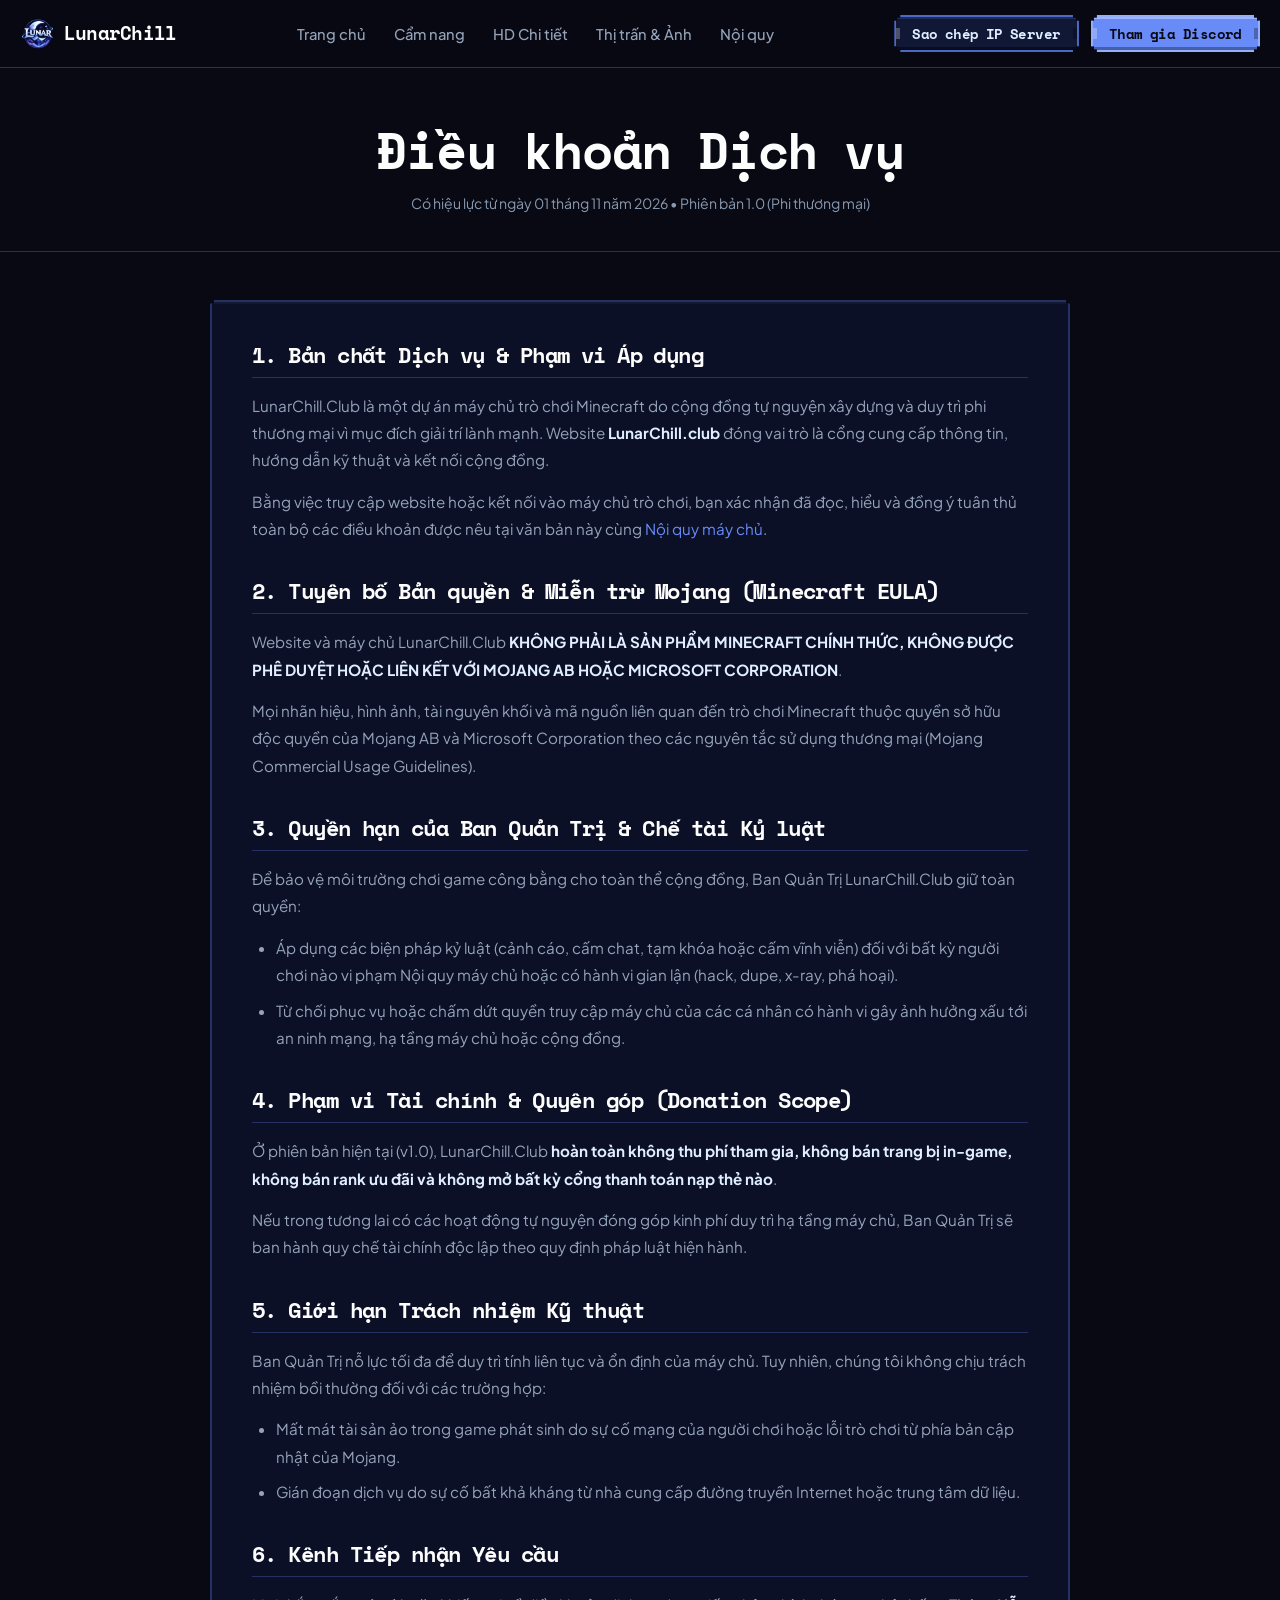
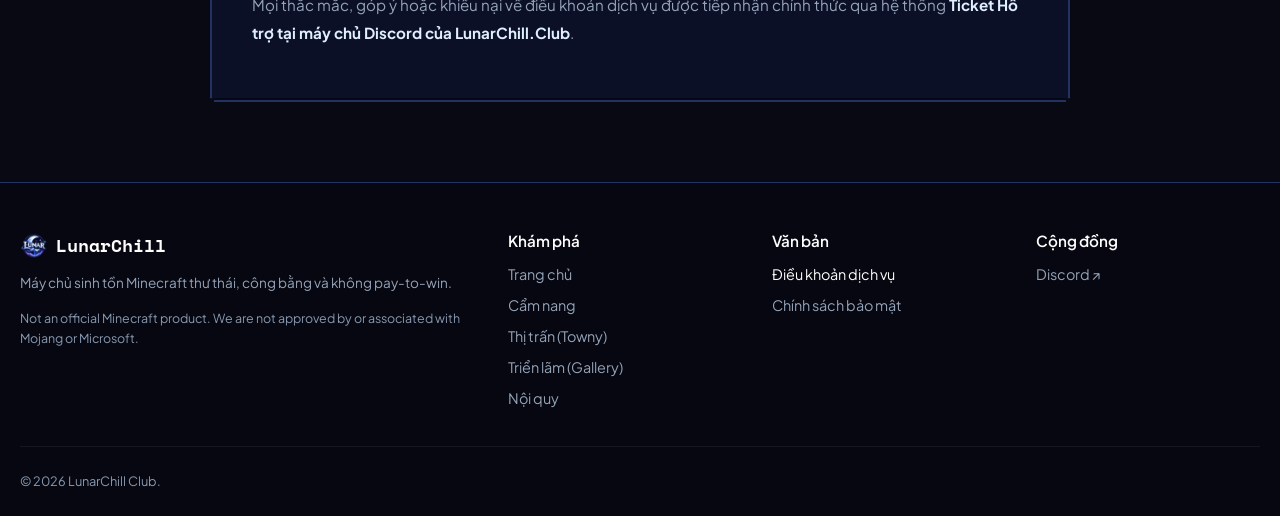
<file: terms.html>
<!DOCTYPE html>
<html lang="vi">
<head>
  <meta charset="UTF-8">
  <meta name="viewport" content="width=device-width, initial-scale=1.0">
  <title>Điều khoản Dịch vụ - LunarChill 🌙</title>
  <meta name="description" content="Thỏa thuận điều khoản dịch vụ người dùng của máy chủ Minecraft phi thương mại LunarChill.">
  <link rel="canonical" href="https://LunarChill.club/terms">

  <link rel="icon" type="image/x-icon" href="assets/images/favicon.ico">
  <link rel="icon" type="image/png" sizes="32x32" href="assets/images/favicon.png">
  <link rel="apple-touch-icon" sizes="180x180" href="assets/images/apple-touch-icon.png">

  <!-- Typography Fonts (Space Mono, Plus Jakarta Sans & JetBrains Mono) -->
  <link rel="preconnect" href="https://fonts.googleapis.com">
  <link rel="preconnect" href="https://fonts.gstatic.com" crossorigin>
  <link href="https://fonts.googleapis.com/css2?family=JetBrains+Mono:wght@400;500;600&family=Plus+Jakarta+Sans:wght@400;500;600;700;800&family=Space+Mono:wght@400;700&display=swap" rel="stylesheet">

  <link rel="stylesheet" href="assets/css/variables.css?v=20261111-5">
  <link rel="stylesheet" href="assets/css/base.css?v=20261111-5">
  <link rel="stylesheet" href="assets/css/components.css?v=20261111-5">
  <link rel="stylesheet" href="assets/css/layout.css?v=20261111-5">
  <link rel="stylesheet" href="assets/css/pages/legal.css?v=20261111-5">
</head>
<body>

  <!-- Header -->
  <header class="site-header">
    <div class="container header-inner">
      <a href="index.html" class="brand-link" title="LunarChill.Club Trang chủ">
        <img src="assets/images/logo-small.webp" alt="LunarChill Logo" class="brand-logo-img" width="36" height="36">
        <span>LunarChill</span>
      </a>

      <nav aria-label="Main Navigation">
        <ul class="nav-menu">
          <li><a href="index.html" class="nav-link">Trang chủ</a></li>
          <li><a href="guide.html" class="nav-link">Cẩm nang</a></li>
          <li><a href="advanced-guide.html" class="nav-link">HD Chi tiết</a></li>
          <li><a href="towns.html" class="nav-link">Thị trấn &amp; Ảnh</a></li>
          <li><a href="rules.html" class="nav-link">Nội quy</a></li>
        </ul>
      </nav>

      <div class="header-actions">
        <button type="button" class="btn btn-secondary btn-sm btn-copy-header" data-action="copy-ip" data-copy-target="java" title="Sao chép IP Java">
          Sao chép IP Server
        </button>
        <a href="https://discord.gg/SM9cn8pQQH" target="_blank" rel="noopener noreferrer" data-link="discord" class="btn btn-primary btn-sm">
          Tham gia Discord
        </a>
        <button type="button" class="mobile-toggle" id="mobile-toggle" aria-label="Mở menu điều hướng" aria-expanded="false" aria-controls="mobile-drawer">
          <svg width="24" height="24" viewBox="0 0 24 24" fill="none" stroke="currentColor" stroke-width="2" aria-hidden="true">
            <path d="M4 6h16M4 12h16M4 18h16"/>
          </svg>
        </button>
      </div>
    </div>
  </header>

  <!-- Mobile Drawer -->
  <div class="mobile-drawer" id="mobile-drawer" aria-hidden="true" inert>
    <a href="index.html" class="mobile-nav-link">Trang chủ</a>
    <a href="guide.html" class="mobile-nav-link">Cẩm nang tân thủ</a>
    <a href="towns.html" class="mobile-nav-link">Thị trấn (Towny)</a>
    <a href="gallery.html" class="mobile-nav-link">Triển lãm ảnh (Gallery)</a>
    <a href="rules.html" class="mobile-nav-link">Nội quy máy chủ</a>
    <div class="mobile-drawer-actions">
      <button type="button" class="btn btn-secondary" data-action="copy-ip" data-copy-target="pc">
        Sao chép IP PC (Java &amp; Bedrock): <span data-config-text="SERVER_ADDRESS_JAVA">LunarChill.club:25572</span>
      </button>
      <button type="button" class="btn btn-secondary" data-action="copy-ip" data-copy-target="pe">
        Sao chép Host PE (Điện thoại): <span data-config-text="SERVER_HOST">LunarChill.club</span> (Port: <span data-config-text="SERVER_PORT_BEDROCK">25572</span>)
      </button>
      <a href="https://discord.gg/SM9cn8pQQH" target="_blank" rel="noopener noreferrer" data-link="discord" class="btn btn-primary">
        Tham gia Discord
      </a>
    </div>
  </div>

  <main id="main-content">
    <div class="legal-page-header">
      <div class="container">
        <h1>Điều khoản Dịch vụ</h1>
        <p class="legal-meta">Có hiệu lực từ ngày 01 tháng 11 năm 2026 • Phiên bản 1.0 (Phi thương mại)</p>
      </div>
    </div>

    <div class="container legal-wrapper">
      <div class="reading-container lunar-card legal-card" style="margin: 0 auto;">

        <h2>1. Bản chất Dịch vụ &amp; Phạm vi Áp dụng</h2>
        <p>LunarChill.Club là một dự án máy chủ trò chơi Minecraft do cộng đồng tự nguyện xây dựng và duy trì phi thương mại vì mục đích giải trí lành mạnh. Website <strong>LunarChill.club</strong> đóng vai trò là cổng cung cấp thông tin, hướng dẫn kỹ thuật và kết nối cộng đồng.</p>
        <p>Bằng việc truy cập website hoặc kết nối vào máy chủ trò chơi, bạn xác nhận đã đọc, hiểu và đồng ý tuân thủ toàn bộ các điều khoản được nêu tại văn bản này cùng <a href="rules.html">Nội quy máy chủ</a>.</p>

        <h2>2. Tuyên bố Bản quyền &amp; Miễn trừ Mojang (Minecraft EULA)</h2>
        <p>Website và máy chủ LunarChill.Club <strong>KHÔNG PHẢI LÀ SẢN PHẨM MINECRAFT CHÍNH THỨC, KHÔNG ĐƯỢC PHÊ DUYỆT HOẶC LIÊN KẾT VỚI MOJANG AB HOẶC MICROSOFT CORPORATION</strong>.</p>
        <p>Mọi nhãn hiệu, hình ảnh, tài nguyên khối và mã nguồn liên quan đến trò chơi Minecraft thuộc quyền sở hữu độc quyền của Mojang AB và Microsoft Corporation theo các nguyên tắc sử dụng thương mại (Mojang Commercial Usage Guidelines).</p>

        <h2>3. Quyền hạn của Ban Quản Trị &amp; Chế tài Kỷ luật</h2>
        <p>Để bảo vệ môi trường chơi game công bằng cho toàn thể cộng đồng, Ban Quản Trị LunarChill.Club giữ toàn quyền:</p>
        <ul>
          <li>Áp dụng các biện pháp kỷ luật (cảnh cáo, cấm chat, tạm khóa hoặc cấm vĩnh viễn) đối với bất kỳ người chơi nào vi phạm Nội quy máy chủ hoặc có hành vi gian lận (hack, dupe, x-ray, phá hoại).</li>
          <li>Từ chối phục vụ hoặc chấm dứt quyền truy cập máy chủ của các cá nhân có hành vi gây ảnh hưởng xấu tới an ninh mạng, hạ tầng máy chủ hoặc cộng đồng.</li>
        </ul>

        <h2>4. Phạm vi Tài chính &amp; Quyên góp (Donation Scope)</h2>
        <p>Ở phiên bản hiện tại (v1.0), LunarChill.Club <strong>hoàn toàn không thu phí tham gia, không bán trang bị in-game, không bán rank ưu đãi và không mở bất kỳ cổng thanh toán nạp thẻ nào</strong>.</p>
        <p>Nếu trong tương lai có các hoạt động tự nguyện đóng góp kinh phí duy trì hạ tầng máy chủ, Ban Quản Trị sẽ ban hành quy chế tài chính độc lập theo quy định pháp luật hiện hành.</p>

        <h2>5. Giới hạn Trách nhiệm Kỹ thuật</h2>
        <p>Ban Quản Trị nỗ lực tối đa để duy trì tính liên tục và ổn định của máy chủ. Tuy nhiên, chúng tôi không chịu trách nhiệm bồi thường đối với các trường hợp:</p>
        <ul>
          <li>Mất mát tài sản ảo trong game phát sinh do sự cố mạng của người chơi hoặc lỗi trò chơi từ phía bản cập nhật của Mojang.</li>
          <li>Gián đoạn dịch vụ do sự cố bất khả kháng từ nhà cung cấp đường truyền Internet hoặc trung tâm dữ liệu.</li>
        </ul>

        <h2>6. Kênh Tiếp nhận Yêu cầu</h2>
        <p>Mọi thắc mắc, góp ý hoặc khiếu nại về điều khoản dịch vụ được tiếp nhận chính thức qua hệ thống <strong>Ticket Hỗ trợ tại máy chủ Discord của LunarChill.Club</strong>.</p>

      </div>
    </div>
  </main>

  <!-- Global Footer -->
  <footer class="site-footer">
    <div class="container">
      <div class="footer-grid">
        <div class="footer-col">
          <div class="footer-brand">
            <img src="assets/images/logo-small.webp" alt="LunarChill Logo" width="28" height="28" class="footer-brand-logo" loading="lazy">
            <strong class="footer-brand-name">LunarChill</strong>
          </div>
          <p class="footer-desc">
            Máy chủ sinh tồn Minecraft thư thái, công bằng và không pay-to-win.
          </p>
          <p class="mojang-disclaimer">
            Not an official Minecraft product. We are not approved by or associated with Mojang or Microsoft.
          </p>
        </div>

        <div class="footer-col">
          <h4>Khám phá</h4>
          <ul class="footer-links">
            <li><a href="index.html">Trang chủ</a></li>
            <li><a href="guide.html">Cẩm nang</a></li>
            <li><a href="towns.html">Thị trấn (Towny)</a></li>
            <li><a href="gallery.html">Triển lãm (Gallery)</a></li>
            <li><a href="rules.html">Nội quy</a></li>
          </ul>
        </div>

        <div class="footer-col">
          <h4>Văn bản</h4>
          <ul class="footer-links">
            <li><a href="terms.html" aria-current="page">Điều khoản dịch vụ</a></li>
            <li><a href="privacy.html">Chính sách bảo mật</a></li>
          </ul>
        </div>

        <div class="footer-col">
          <h4>Cộng đồng</h4>
          <ul class="footer-links">
            <li><a href="https://discord.gg/SM9cn8pQQH" target="_blank" rel="noopener noreferrer" data-link="discord">Discord ↗</a></li>
          </ul>
        </div>
      </div>

      <div class="footer-bottom">
        <div>&copy; 2026 LunarChill Club.</div>
      </div>
    </div>
  </footer>

  <script type="module" src="assets/js/main.js?v=20261111-5"></script>
</body>
</html>
</file>
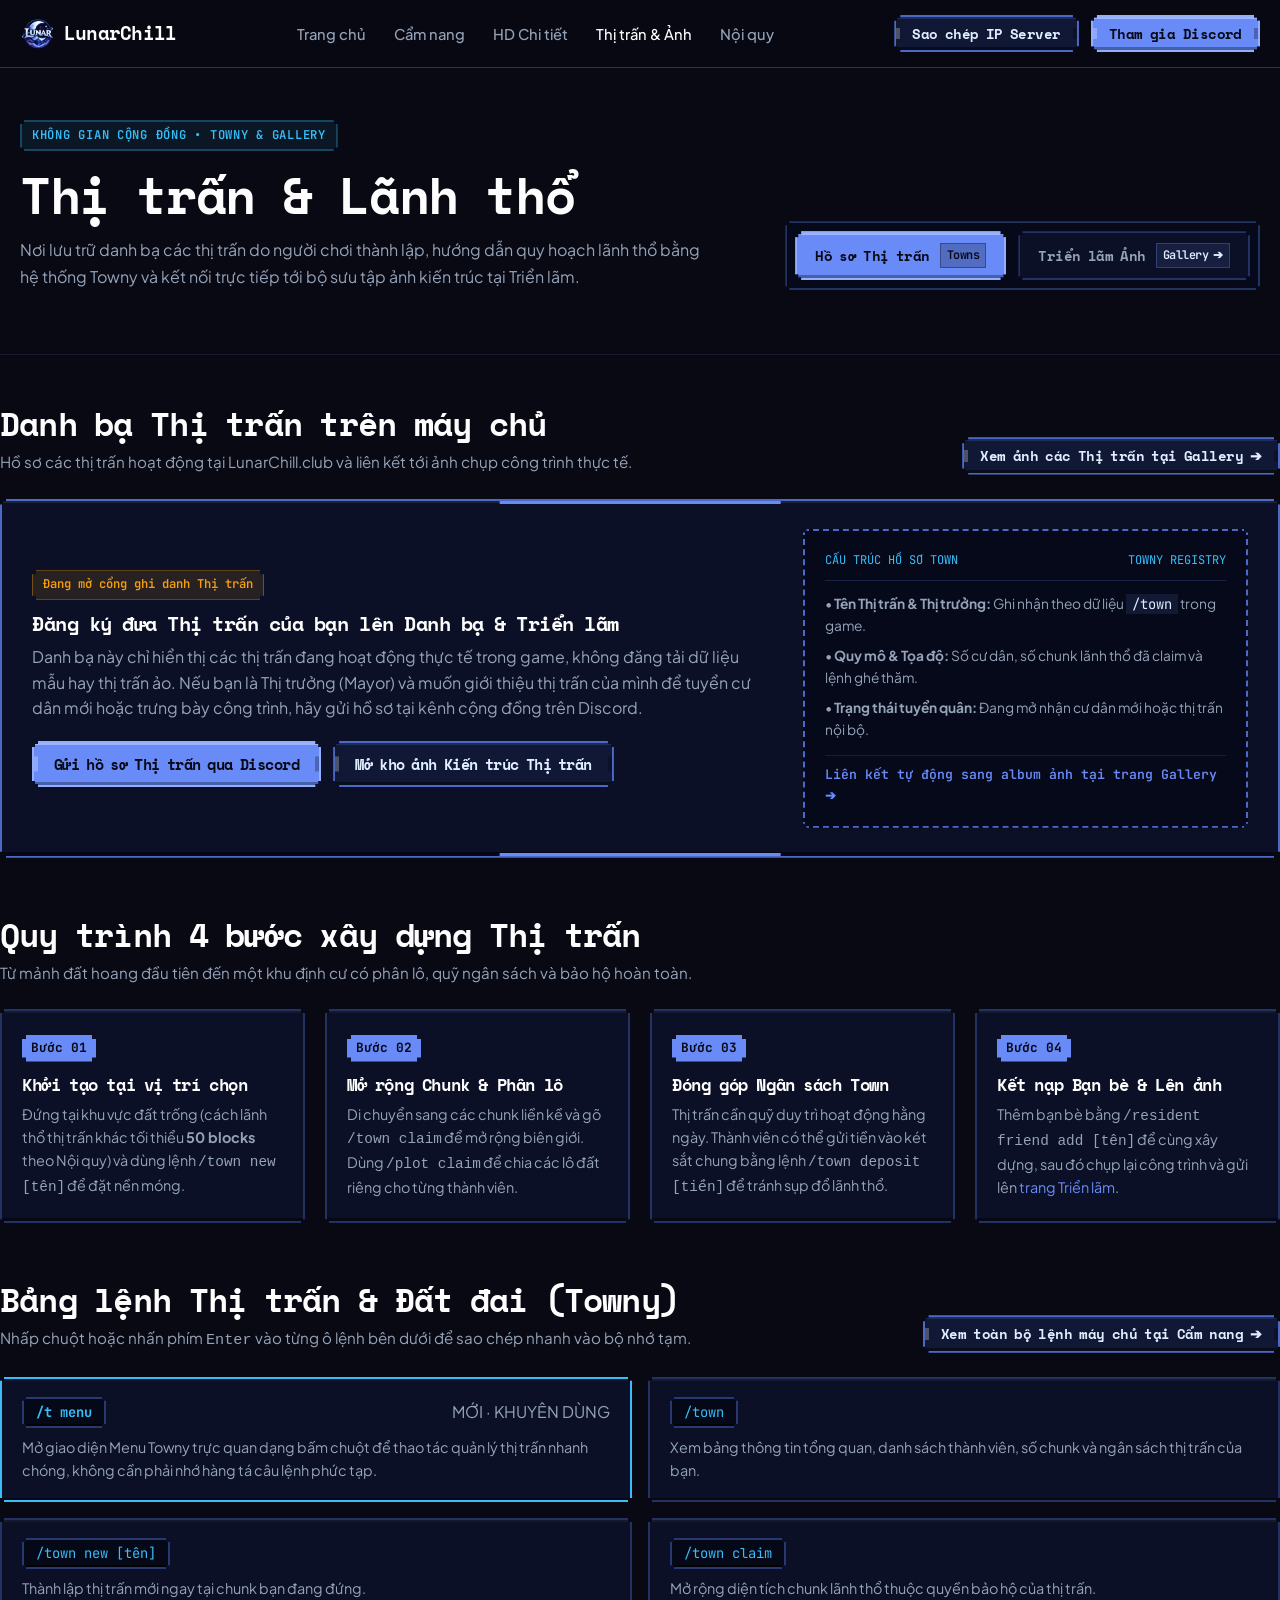
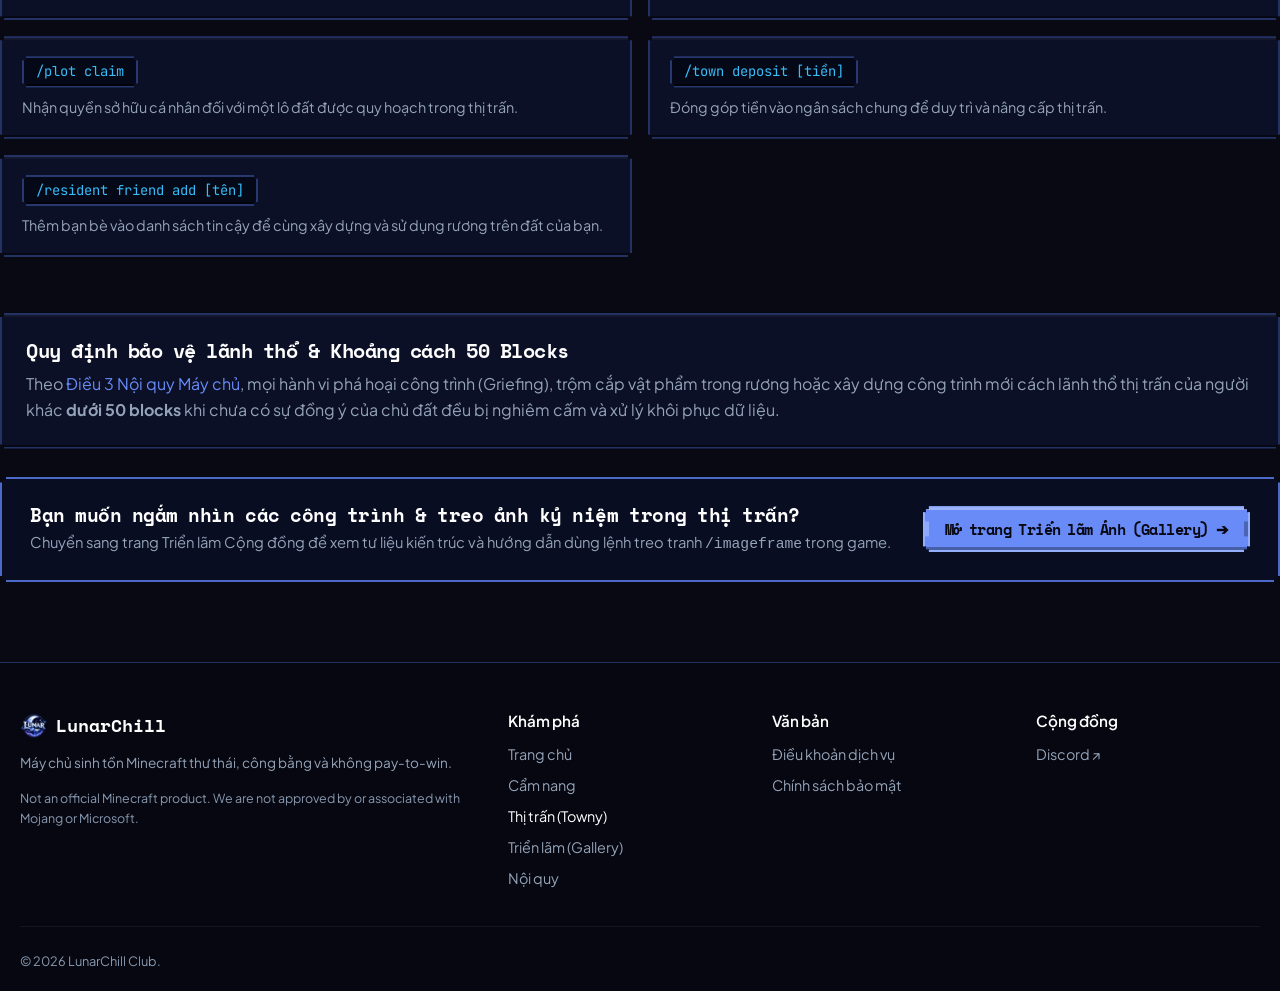
<file: towns.html>
<!DOCTYPE html>
<html lang="vi">
<head>
  <meta charset="UTF-8">
  <meta name="viewport" content="width=device-width, initial-scale=1.0">
  <title>Thị Trấn &amp; Lãnh Thổ (Towny) | LunarChill Minecraft Server</title>
  <meta name="description" content="Danh bạ thị trấn cộng đồng, lộ trình thành lập Towny, hệ thống lệnh bảo hộ đất đai và liên kết triển lãm kiến trúc tại máy chủ Minecraft LunarChill.club.">
  <meta name="theme-color" content="#090914">
  <link rel="canonical" href="https://LunarChill.club/towns">

  <!-- OpenGraph / Facebook / Discord -->
  <meta property="og:type" content="website">
  <meta property="og:site_name" content="LunarChill">
  <meta property="og:title" content="Thị Trấn &amp; Lãnh Thổ (Towny) | LunarChill Minecraft Server">
  <meta property="og:description" content="Khám phá hệ thống Thị trấn Towny, cách lập lãnh thổ bảo hộ công trình và kết nối tới Triển lãm ảnh cộng đồng LunarChill.club.">
  <meta property="og:url" content="https://LunarChill.club/towns.html">
  <meta property="og:image" content="https://LunarChill.club/assets/images/og-banner.jpg">
  <meta property="og:image:width" content="1200">
  <meta property="og:image:height" content="630">
  <meta property="og:locale" content="vi_VN">

  <!-- Favicons -->
  <link rel="icon" type="image/webp" href="assets/images/logo-small.webp">
  <link rel="apple-touch-icon" href="assets/images/apple-touch-icon.png">

  <!-- Typography Fonts (Space Mono, Plus Jakarta Sans & JetBrains Mono) -->
  <link rel="preconnect" href="https://fonts.googleapis.com">
  <link rel="preconnect" href="https://fonts.gstatic.com" crossorigin>
  <link href="https://fonts.googleapis.com/css2?family=JetBrains+Mono:wght@400;500;600&family=Plus+Jakarta+Sans:wght@400;500;600;700;800&family=Space+Mono:wght@400;700&display=swap" rel="stylesheet">

  <!-- Stylesheets -->
  <link rel="stylesheet" href="assets/css/variables.css?v=20261111-5">
  <link rel="stylesheet" href="assets/css/base.css?v=20261111-5">
  <link rel="stylesheet" href="assets/css/components.css?v=20261111-5">
  <link rel="stylesheet" href="assets/css/layout.css?v=20261111-5">
  <link rel="stylesheet" href="assets/css/pages/community.css?v=20261111-5">
</head>
<body>

  <!-- Sticky Navigation Header -->
  <header class="site-header">
    <div class="container header-inner">
      <a href="index.html" class="brand-link" aria-label="LunarChill Trang chủ">
        <img src="assets/images/logo-small.webp" alt="LunarChill Logo" class="brand-logo-img" width="36" height="36">
        <span>LunarChill</span>
      </a>

      <nav aria-label="Main Navigation">
        <ul class="nav-menu">
          <li><a href="index.html" class="nav-link">Trang chủ</a></li>
          <li><a href="guide.html" class="nav-link">Cẩm nang</a></li>
          <li><a href="advanced-guide.html" class="nav-link">HD Chi tiết</a></li>
          <li><a href="towns.html" class="nav-link active" aria-current="page">Thị trấn &amp; Ảnh</a></li>
          <li><a href="rules.html" class="nav-link">Nội quy</a></li>
        </ul>
      </nav>

      <div class="header-actions">
        <button type="button" class="btn btn-secondary btn-sm btn-copy-header" data-action="copy-ip" data-copy-target="java" title="Sao chép IP Java">
          Sao chép IP Server
        </button>
        <a href="https://discord.gg/SM9cn8pQQH" target="_blank" rel="noopener noreferrer" data-link="discord" class="btn btn-primary btn-sm">
          Tham gia Discord
        </a>
        <button type="button" class="mobile-toggle" id="mobile-toggle" aria-label="Mở menu điều hướng" aria-expanded="false" aria-controls="mobile-drawer">
          <svg width="24" height="24" viewBox="0 0 24 24" fill="none" stroke="currentColor" stroke-width="2" aria-hidden="true">
            <path d="M4 6h16M4 12h16M4 18h16"/>
          </svg>
        </button>
      </div>
    </div>
  </header>

  <!-- Mobile Drawer -->
  <div class="mobile-drawer" id="mobile-drawer" aria-hidden="true" inert>
    <a href="index.html" class="mobile-nav-link">Trang chủ</a>
    <a href="guide.html" class="mobile-nav-link">Cẩm nang tân thủ</a>
    <a href="towns.html" class="mobile-nav-link" aria-current="page">Thị trấn (Towny)</a>
    <a href="gallery.html" class="mobile-nav-link">Triển lãm ảnh (Gallery)</a>
    <a href="rules.html" class="mobile-nav-link">Nội quy máy chủ</a>
    <div class="mobile-drawer-actions">
      <button type="button" class="btn btn-secondary" data-action="copy-ip" data-copy-target="pc">
        Sao chép IP PC (Java &amp; Bedrock): <span data-config-text="SERVER_ADDRESS_JAVA">LunarChill.club:25572</span>
      </button>
      <button type="button" class="btn btn-secondary" data-action="copy-ip" data-copy-target="pe">
        Sao chép Host PE (Điện thoại): <span data-config-text="SERVER_HOST">LunarChill.club</span> (Port: <span data-config-text="SERVER_PORT_BEDROCK">25572</span>)
      </button>
      <a href="https://discord.gg/SM9cn8pQQH" target="_blank" rel="noopener noreferrer" data-link="discord" class="btn btn-primary">
        Tham gia Discord
      </a>
    </div>
  </div>

  <!-- Community Hub Hero & Tab Switcher -->
  <section class="community-hero">
    <div class="container">
      <div class="community-hero-top">
        <div class="community-hero-title-group">
          <span class="community-eyebrow">Không gian Cộng đồng • Towny &amp; Gallery</span>
          <h1>Thị trấn &amp; Lãnh thổ</h1>
          <p class="community-hero-desc">
            Nơi lưu trữ danh bạ các thị trấn do người chơi thành lập, hướng dẫn quy hoạch lãnh thổ bằng hệ thống Towny và kết nối trực tiếp tới bộ sưu tập ảnh kiến trúc tại Triển lãm.
          </p>
        </div>

        <!-- Thanh chuyển nhanh 2 chiều giữa trang Town và trang Gallery -->
        <nav class="community-hub-switcher" aria-label="Chuyển đổi giữa Thị trấn và Triển lãm">
          <a href="towns.html" class="hub-tab active" aria-current="page">
            <span>Hồ sơ Thị trấn</span>
            <span class="hub-tab-badge">Towns</span>
          </a>
          <a href="gallery.html" class="hub-tab">
            <span>Triển lãm Ảnh</span>
            <span class="hub-tab-badge">Gallery ➔</span>
          </a>
        </nav>
      </div>
    </div>
  </section>

  <main id="main-content" class="container community-main">

    <!-- 1. Danh bạ Thị trấn (Trạng thái mở ghi danh thực tế + Liên kết chéo sang Gallery) -->
    <section id="town-directory">
      <div class="community-section-head">
        <div>
          <h2>Danh bạ Thị trấn trên máy chủ</h2>
          <p>Hồ sơ các thị trấn hoạt động tại <span data-config-text="SERVER_HOST">LunarChill.club</span> và liên kết tới ảnh chụp công trình thực tế.</p>
        </div>
        <a href="gallery.html#filter-towns" class="btn btn-secondary btn-sm">
          Xem ảnh các Thị trấn tại Gallery ➔
        </a>
      </div>

      <div class="community-plaque-banner">
        <div class="community-plaque-grid">
          <div>
            <span class="plaque-status-tag">Đang mở cổng ghi danh Thị trấn</span>
            <h3>Đăng ký đưa Thị trấn của bạn lên Danh bạ &amp; Triển lãm</h3>
            <p>
              Danh bạ này chỉ hiển thị các thị trấn đang hoạt động thực tế trong game, không đăng tải dữ liệu mẫu hay thị trấn ảo. Nếu bạn là Thị trưởng (Mayor) và muốn giới thiệu thị trấn của mình để tuyển cư dân mới hoặc trưng bày công trình, hãy gửi hồ sơ tại kênh cộng đồng trên Discord.
            </p>
            <div class="plaque-actions">
              <a href="https://discord.gg/SM9cn8pQQH" target="_blank" rel="noopener noreferrer" data-link="discord" class="btn btn-primary">
                Gửi hồ sơ Thị trấn qua Discord
              </a>
              <a href="gallery.html#filter-towns" class="btn btn-secondary">
                Mở kho ảnh Kiến trúc Thị trấn
              </a>
            </div>
          </div>

          <!-- Khung minh họa cấu trúc 1 thẻ Hồ sơ Thị trấn khi được duyệt -->
          <div class="blueprint-card" aria-label="Cấu trúc thông tin hồ sơ thị trấn">
            <div class="blueprint-header">
              <span class="blueprint-label">Cấu trúc Hồ sơ Town</span>
              <span class="blueprint-label">Towny Registry</span>
            </div>
            <ul class="blueprint-meta-list">
              <li>• <strong>Tên Thị trấn &amp; Thị trưởng:</strong> Ghi nhận theo dữ liệu <code>/town</code> trong game.</li>
              <li>• <strong>Quy mô &amp; Tọa độ:</strong> Số cư dân, số chunk lãnh thổ đã claim và lệnh ghé thăm.</li>
              <li>• <strong>Trạng thái tuyển quân:</strong> Đang mở nhận cư dân mới hoặc thị trấn nội bộ.</li>
            </ul>
            <a href="gallery.html#filter-towns" class="blueprint-crosslink">
              Liên kết tự động sang album ảnh tại trang Gallery ➔
            </a>
          </div>
        </div>
      </div>

      <!--
        =====================================================================
        MẪU THẺ HỒ SƠ THỊ TRẤN (DÀNH CHO BQT KHI CẬP NHẬT DỮ LIỆU THỰC TẾ)
        Khi có thị trấn đăng ký, BQT bỏ comment khối dưới và điền thông tin thật:
        =====================================================================
        <div class="town-steps-grid" style="margin-top: 24px;">
          <article class="lunar-card" id="town-ten-thi-tran">
            <span class="community-eyebrow">Đang tuyển cư dân</span>
            <h3>[Tên Thị Trấn Thực Tế]</h3>
            <p>Thị trưởng: <strong>[Tên In-game]</strong> • Quy mô: <strong>[X] cư dân</strong></p>
            <p>[Mô tả ngắn gọn về phong cách kiến trúc và sinh hoạt của thị trấn]</p>
            <div style="margin-top: 14px; display: flex; gap: 10px; flex-wrap: wrap;">
              <a href="gallery.html#filter-towns" class="btn btn-secondary btn-sm">Xem ảnh công trình ➔</a>
            </div>
          </article>
        </div>
      -->
    </section>

    <!-- 2. Lộ trình 4 bước Thành lập & Quản lý Thị trấn -->
    <section id="town-lifecycle">
      <div class="community-section-head">
        <div>
          <h2>Quy trình 4 bước xây dựng Thị trấn</h2>
          <p>Từ mảnh đất hoang đầu tiên đến một khu định cư có phân lô, quỹ ngân sách và bảo hộ hoàn toàn.</p>
        </div>
      </div>

      <div class="town-steps-grid">
        <article class="town-step-card">
          <span class="town-step-num">Bước 01</span>
          <h3>Khởi tạo tại vị trí chọn</h3>
          <p>
            Đứng tại khu vực đất trống (cách lãnh thổ thị trấn khác tối thiểu <strong>50 blocks</strong> theo Nội quy) và dùng lệnh <code>/town new [tên]</code> để đặt nền móng.
          </p>
        </article>

        <article class="town-step-card">
          <span class="town-step-num">Bước 02</span>
          <h3>Mở rộng Chunk &amp; Phân lô</h3>
          <p>
            Di chuyển sang các chunk liền kề và gõ <code>/town claim</code> để mở rộng biên giới. Dùng <code>/plot claim</code> để chia các lô đất riêng cho từng thành viên.
          </p>
        </article>

        <article class="town-step-card">
          <span class="town-step-num">Bước 03</span>
          <h3>Đóng góp Ngân sách Town</h3>
          <p>
            Thị trấn cần quỹ duy trì hoạt động hằng ngày. Thành viên có thể gửi tiền vào két sắt chung bằng lệnh <code>/town deposit [tiền]</code> để tránh sụp đổ lãnh thổ.
          </p>
        </article>

        <article class="town-step-card">
          <span class="town-step-num">Bước 04</span>
          <h3>Kết nạp Bạn bè &amp; Lên ảnh</h3>
          <p>
            Thêm bạn bè bằng <code>/resident friend add [tên]</code> để cùng xây dựng, sau đó chụp lại công trình và gửi lên <a href="gallery.html">trang Triển lãm</a>.
          </p>
        </article>
      </div>
    </section>

    <!-- 3. Bảng Lệnh Thị trấn & Đất đai Tương tác -->
    <section id="town-commands">
      <div class="community-section-head">
        <div>
          <h2>Bảng lệnh Thị trấn &amp; Đất đai (Towny)</h2>
          <p>Nhấp chuột hoặc nhấn phím <code>Enter</code> vào từng ô lệnh bên dưới để sao chép nhanh vào bộ nhớ tạm.</p>
        </div>
        <a href="guide.html#commands" class="btn btn-secondary btn-sm">
          Xem toàn bộ lệnh máy chủ tại Cẩm nang ➔
        </a>
      </div>

      <div class="community-commands-grid">
        <div class="lunar-card community-command-card" style="border-color: var(--color-accent-orbit);">
          <div class="community-command-top">
            <button type="button" class="command-chip" data-action="copy-ip" data-ip="/t menu" style="color: var(--color-accent-orbit); font-weight: 700;">/t menu</button>
            <span class="community-command-badge">MỚI · KHUYÊN DÙNG</span>
          </div>
          <p class="community-command-desc">Mở giao diện Menu Towny trực quan dạng bấm chuột để thao tác quản lý thị trấn nhanh chóng, không cần phải nhớ hàng tá câu lệnh phức tạp.</p>
        </div>

        <div class="lunar-card community-command-card">
          <div class="community-command-top">
            <button type="button" class="command-chip" data-action="copy-ip" data-ip="/town">/town</button>
          </div>
          <p class="community-command-desc">Xem bảng thông tin tổng quan, danh sách thành viên, số chunk và ngân sách thị trấn của bạn.</p>
        </div>

        <div class="lunar-card community-command-card">
          <div class="community-command-top">
            <button type="button" class="command-chip" data-action="copy-ip" data-ip="/town new [tên]">/town new [tên]</button>
          </div>
          <p class="community-command-desc">Thành lập thị trấn mới ngay tại chunk bạn đang đứng.</p>
        </div>

        <div class="lunar-card community-command-card">
          <div class="community-command-top">
            <button type="button" class="command-chip" data-action="copy-ip" data-ip="/town claim">/town claim</button>
          </div>
          <p class="community-command-desc">Mở rộng diện tích chunk lãnh thổ thuộc quyền bảo hộ của thị trấn.</p>
        </div>

        <div class="lunar-card community-command-card">
          <div class="community-command-top">
            <button type="button" class="command-chip" data-action="copy-ip" data-ip="/plot claim">/plot claim</button>
          </div>
          <p class="community-command-desc">Nhận quyền sở hữu cá nhân đối với một lô đất được quy hoạch trong thị trấn.</p>
        </div>

        <div class="lunar-card community-command-card">
          <div class="community-command-top">
            <button type="button" class="command-chip" data-action="copy-ip" data-ip="/town deposit [tiền]">/town deposit [tiền]</button>
          </div>
          <p class="community-command-desc">Đóng góp tiền vào ngân sách chung để duy trì và nâng cấp thị trấn.</p>
        </div>

        <div class="lunar-card community-command-card">
          <div class="community-command-top">
            <button type="button" class="command-chip" data-action="copy-ip" data-ip="/resident friend add [tên]">/resident friend add [tên]</button>
          </div>
          <p class="community-command-desc">Thêm bạn bè vào danh sách tin cậy để cùng xây dựng và sử dụng rương trên đất của bạn.</p>
        </div>
      </div>
    </section>

    <!-- 4. Quy định Bảo hộ Lãnh thổ & Cầu nối sang trang Gallery -->
    <section id="town-regulations">
      <div class="lunar-card" style="margin-bottom: 28px;">
        <h3>Quy định bảo vệ lãnh thổ &amp; Khoảng cách 50 Blocks</h3>
        <p style="margin-top: 8px;">
          Theo <a href="rules.html#rule-griefing">Điều 3 Nội quy Máy chủ</a>, mọi hành vi phá hoại công trình (Griefing), trộm cắp vật phẩm trong rương hoặc xây dựng công trình mới cách lãnh thổ thị trấn của người khác <strong>dưới 50 blocks</strong> khi chưa có sự đồng ý của chủ đất đều bị nghiêm cấm và xử lý khôi phục dữ liệu.
        </p>
      </div>

      <!-- Cầu nối liên kết trực tiếp sang trang Triển lãm (Gallery) -->
      <div class="cross-page-bridge">
        <div class="cross-page-bridge-text">
          <h3>Bạn muốn ngắm nhìn các công trình &amp; treo ảnh kỷ niệm trong thị trấn?</h3>
          <p>Chuyển sang trang Triển lãm Cộng đồng để xem tư liệu kiến trúc và hướng dẫn dùng lệnh treo tranh <code>/imageframe</code> trong game.</p>
        </div>
        <a href="gallery.html" class="btn btn-primary">
          Mở trang Triển lãm Ảnh (Gallery) ➔
        </a>
      </div>
    </section>

  </main>

  <!-- Global Footer -->
  <footer class="site-footer">
    <div class="container">
      <div class="footer-grid">
        <div class="footer-col">
          <div class="footer-brand">
            <img src="assets/images/logo-small.webp" alt="LunarChill Logo" width="28" height="28" class="footer-brand-logo" loading="lazy">
            <strong class="footer-brand-name">LunarChill</strong>
          </div>
          <p class="footer-desc">
            Máy chủ sinh tồn Minecraft thư thái, công bằng và không pay-to-win.
          </p>
          <p class="mojang-disclaimer">
            Not an official Minecraft product. We are not approved by or associated with Mojang or Microsoft.
          </p>
        </div>

        <div class="footer-col">
          <h4>Khám phá</h4>
          <ul class="footer-links">
            <li><a href="index.html">Trang chủ</a></li>
            <li><a href="guide.html">Cẩm nang</a></li>
            <li><a href="towns.html" aria-current="page">Thị trấn (Towny)</a></li>
            <li><a href="gallery.html">Triển lãm (Gallery)</a></li>
            <li><a href="rules.html">Nội quy</a></li>
          </ul>
        </div>

        <div class="footer-col">
          <h4>Văn bản</h4>
          <ul class="footer-links">
            <li><a href="terms.html">Điều khoản dịch vụ</a></li>
            <li><a href="privacy.html">Chính sách bảo mật</a></li>
          </ul>
        </div>

        <div class="footer-col">
          <h4>Cộng đồng</h4>
          <ul class="footer-links">
            <li><a href="https://discord.gg/SM9cn8pQQH" target="_blank" rel="noopener noreferrer" data-link="discord">Discord ↗</a></li>
          </ul>
        </div>
      </div>

      <div class="footer-bottom">
        <div>&copy; 2026 LunarChill Club.</div>
      </div>
    </div>
  </footer>

  <!-- Application Logic -->
  <script type="module" src="assets/js/main.js?v=20261111-5"></script>
</body>
</html>
</file>
<file: assets/css/variables.css>
/* Hallmark · shape: Workbench · genre: atmospheric · theme: brand · redesign: polish · copy: verbatim
 * draw: c8f3f7 · job: join · paper: #090914 · accent: #688BF8 · display: Space Mono · body: Plus Jakarta Sans · hero: Stage · nav: edge-aligned · footer: index columns · signature: full-bleed night ambience video and voxel plaque portal
 * axes: dark/mono/chromatic-blue · posture: committed · contrast: pass · fold: pass · v2.0.0 */
/* Hallmark · pre-emit critique: P5 H5 E5 S5 R5 V5 · weakest: E, lifted all raw colour literals and voxel bevel shadows into :root tokens while preserving the Cosmic Sanctuary full-bleed video hero and pixel-plaque components */

:root {
  color-scheme: dark;

  /* --- 1. Surface & Background Colors --- */
  --color-bg-base: #090914;                    /* Deep Abyss Black từ nền logo */
  --color-bg-surface: #0b1026;                 /* Midnight Indigo Voxel Surface */
  --color-bg-surface-hover: #121a3a;
  --color-bg-elevated: #0d132c;                /* Nền thẻ nổi */
  --color-paper: var(--color-bg-base);
  --color-paper-2: var(--color-bg-surface);
  --color-ink: #FEFDFD;
  --color-accent: #688BF8;
  --color-accent-ink: #090914;
  --color-rule: #233163;

  /* --- 2. Borders & Dividers (Viền khối Voxel sắc cạnh) --- */
  --color-border-subtle: #233163;              /* Viền pixel trầm */
  --color-border-hover: #4c69c7;               /* Viền pixel sáng khi tương tác */
  --color-border-active: #688BF8;

  /* --- 3. Brand Accent Colors --- */
  --color-accent-primary: #688BF8;             /* Waterfall Glow Blue */
  --color-accent-primary-hover: #7E9DFA;       /* Sáng hơn khi hover */
  --color-accent-secondary: oklch(0.62 0.19 259);
  --color-accent-orbit: #38BDF8;               /* Orbit Azure */
  --color-accent-purple: #818CF8;              /* Cloud Lavender */
  --color-on-accent: #090914;                  /* Deep Abyss Black trên nền nút xanh (6.26:1 WCAG AA) */
  --color-brand-primary: var(--color-accent-primary);
  --color-cyan-glow: var(--color-accent-orbit);

  /* --- 4. Typography Colors (WCAG AA / AAA Verified) --- */
  --color-text-heading: #FEFDFD;               /* Moon Core White (19.3:1) */
  --color-text-title: var(--color-text-heading);
  --color-text-subheading: #E0EFFF;            /* Moonlight Silver (16.4:1) */
  --color-text-body: #94A3B8;                  /* Muted Sky Gray (7.72:1) */
  --color-text-main: var(--color-text-body);
  --color-text-secondary: var(--color-text-body);
  --color-text-muted: #8899B0;                 /* Slate Muted (6.45:1) */

  /* --- 5. Functional Status Colors (5 States) --- */
  --status-online: #10B981;                    /* Emerald Green */
  --status-checking: #38BDF8;                  /* Sky Blue */
  --status-offline: #EF4444;                   /* Crimson Red */
  --status-unable: #8899B0;                    /* Neutral Slate */
  --status-maintenance: #F59E0B;               /* Amber Gold */

  /* --- 6. Component & Surface Tokenized Colors (Preserving Exact Original Colors) --- */
  --color-paper-btn: #111836;
  --color-paper-btn-hover: #19234d;
  --color-btn-primary-border: #93affc;
  --color-btn-primary-border-hover: #b4c7fe;
  --color-rule-bevel-light: rgba(255, 255, 255, 0.25);
  --color-rule-bevel-dark: rgba(0, 0, 0, 0.28);

  --color-status-pill-bg: #0d1430;
  --color-chip-bg: #050816;
  --color-chip-bg-hover: #0d1638;
  --color-chip-border: #283870;
  --color-toast-bg: #0d132e;
  --color-faq-divider: rgba(104, 139, 248, 0.16);

  --color-header-bg: rgba(9, 9, 20, 0.95);
  --color-drawer-bg: rgba(9, 9, 20, 0.98);
  --color-footer-bg: #060710;
  --color-hairline-faint: rgba(255, 255, 255, 0.06);

  --color-selection-bg: rgba(104, 139, 248, 0.3);
  --color-scrollbar-thumb: rgba(104, 139, 248, 0.3);
  --color-scrollbar-thumb-hover: rgba(104, 139, 248, 0.55);
  --color-scrollbar-track: rgba(10, 15, 30, 0.85);

  /* Homepage specific tokens (exact original colors & gradients) */
  --color-tag-bg: rgba(56, 189, 248, 0.08);
  --color-tag-border: rgba(56, 189, 248, 0.25);
  --color-badge-pill-bg: rgba(11, 16, 38, 0.95);
  --color-video-credit-bg: rgba(10, 14, 42, 0.85);
  --color-video-credit-bg-hover: rgba(10, 14, 42, 0.95);
  --color-video-credit-border: rgba(104, 139, 248, 0.28);
  --color-version-box-bg: rgba(6, 8, 20, 0.75);
  --color-pc-conn-bg: #080C24;
  --color-pc-conn-border: rgba(104, 139, 248, 0.35);
  --color-pc-address-bg: #040614;
  --color-pc-address-border: rgba(104, 139, 248, 0.2);
  --color-pe-note-bg: rgba(10, 14, 42, 0.75);
  --color-pe-note-border: rgba(104, 139, 248, 0.35);
  --color-pe-code-bg: rgba(56, 189, 248, 0.12);

  --color-node-online-bg: rgba(16, 185, 129, 0.12);
  --color-node-online-border: rgba(16, 185, 129, 0.28);
  --color-node-checking-bg: rgba(56, 189, 248, 0.12);
  --color-node-checking-border: rgba(56, 189, 248, 0.28);
  --color-node-offline-bg: rgba(239, 68, 68, 0.12);
  --color-node-offline-border: rgba(239, 68, 68, 0.28);
  --color-node-unable-bg: rgba(136, 153, 176, 0.12);
  --color-node-unable-border: rgba(136, 153, 176, 0.28);

  --gradient-hero-video-overlay:
    radial-gradient(circle at 50% 32%, rgba(104, 139, 248, 0.14) 0%, transparent 68%),
    linear-gradient(180deg, rgba(9, 9, 20, 0.72) 0%, rgba(9, 9, 20, 0.42) 35%, rgba(9, 9, 20, 0.72) 75%, #090914 100%);
  --gradient-portal-card:
    radial-gradient(circle at 82% 20%, rgba(104, 139, 248, 0.1) 0%, rgba(76, 105, 199, 0.05) 38%, transparent 68%),
    var(--color-bg-surface);

  /* --- 7. Border Radius (0px Voxel Pixel Corners) --- */
  --radius-xs: 2px;
  --radius-sm: 0px;
  --radius-tag: 0px;
  --radius-btn: 0px;
  --radius-card: 0px;
  --radius-dialog: 0px;

  /* --- 8. Pixel Stepped Clip-Paths (Chính - Phụ) --- */
  --clip-pixel-card: polygon(
    0 4px, 4px 4px, 4px 0,
    calc(100% - 4px) 0, calc(100% - 4px) 4px, 100% 4px,
    100% calc(100% - 4px), calc(100% - 4px) calc(100% - 4px), calc(100% - 4px) 100%,
    4px 100%, 4px calc(100% - 4px), 0 calc(100% - 4px)
  );

  --clip-pixel-plaque: polygon(
    0 6px, 3px 6px, 3px 3px, 6px 3px, 6px 0,
    calc(100% - 6px) 0, calc(100% - 6px) 3px, calc(100% - 3px) 3px, calc(100% - 3px) 6px, 100% 6px,
    100% calc(100% - 6px), calc(100% - 3px) calc(100% - 6px), calc(100% - 3px) calc(100% - 3px), calc(100% - 6px) calc(100% - 3px), calc(100% - 6px) 100%,
    6px 100%, 6px calc(100% - 3px), 3px calc(100% - 3px), 3px calc(100% - 6px), 0 calc(100% - 6px)
  );

  /* --- 9. Voxel Tactile Shadows --- */
  --shadow-card: 0 4px 0 rgba(0, 0, 0, 0.55);
  --shadow-card-bevel: inset 0 2px 0 rgba(255, 255, 255, 0.04), inset 0 -2px 0 rgba(0, 0, 0, 0.45);
  --shadow-btn-primary: inset 0 2px 0 rgba(255, 255, 255, 0.35), inset 0 -3px 0 rgba(9, 9, 20, 0.35);
  --shadow-btn-secondary: inset 0 2px 0 rgba(104, 139, 248, 0.18), inset 0 -3px 0 rgba(0, 0, 0, 0.5);
  --shadow-status-pill: inset 0 2px 0 rgba(255, 255, 255, 0.06), inset 0 -2px 0 rgba(0, 0, 0, 0.5);
  --shadow-status-online: 0 0 0 2px rgba(16, 185, 129, 0.25);
  --shadow-chip: inset 0 -2px 0 rgba(0, 0, 0, 0.6);
  --shadow-toast: 0 8px 0 rgba(0, 0, 0, 0.65);
  --shadow-hero-logo: 0 8px 24px rgba(0, 0, 0, 0.45);
  --shadow-hero-title: 0 2px 18px rgba(0, 0, 0, 0.8), 0 0 28px rgba(104, 139, 248, 0.35);
  --shadow-hero-sub: 0 2px 12px rgba(0, 0, 0, 0.85);
  --shadow-hero-desc: 0 2px 10px rgba(0, 0, 0, 0.85);
  --shadow-badge-pill: 0 4px 16px rgba(0, 0, 0, 0.5);
  --shadow-video-credit: 0 4px 14px rgba(0, 0, 0, 0.6);
  --shadow-portal-card: inset 0 2px 0 rgba(255, 255, 255, 0.08), inset 0 -4px 0 rgba(0, 0, 0, 0.55);
  --shadow-pc-conn: 0 8px 32px rgba(0, 0, 0, 0.45), inset 0 1px 0 rgba(255, 255, 255, 0.08);
  --shadow-pc-conn-hover: 0 10px 36px rgba(104, 139, 248, 0.15), inset 0 1px 0 rgba(255, 255, 255, 0.12);
  --shadow-btn-copy-pc: 0 4px 18px rgba(104, 139, 248, 0.35);

  /* --- 10. Typography Ramp (Space Mono + JetBrains Mono + Plus Jakarta Sans) --- */
  --font-display: 'Space Mono', 'JetBrains Mono', ui-monospace, monospace;
  --font-sans: 'Plus Jakarta Sans', system-ui, -apple-system, BlinkMacSystemFont, 'Segoe UI', Roboto, sans-serif;
  --font-body: var(--font-sans);
  --font-mono: 'JetBrains Mono', 'Space Mono', ui-monospace, monospace;
  --font-code: var(--font-mono);
  --font-pixel-mono: 'Space Mono', 'JetBrains Mono', ui-monospace, monospace;

  /* --- 11. Layout Widths (Chuẩn 16:9 Desktop: 1600×900 & 1920×1080) --- */
  --container-max: 1280px;
  --reading-max: 860px;

  /* --- 12. Transitions --- */
  --duration-fast: 0.12s;
  --duration-normal: 0.18s;
  --transition-fast: 0.12s ease;
  --transition-normal: 0.18s cubic-bezier(0.16, 1, 0.3, 1);
}

/* Backwards-compatible spacing, typography & surface aliases for cached subpage stylesheets */
:root,
body {
  --space-0: 0px;
  --space-1: 4px;
  --space-2: 8px;
  --space-3: 12px;
  --space-4: 16px;
  --space-5: 20px;
  --space-6: 24px;
  --space-7: 28px;
  --space-8: 32px;
  --space-9: 36px;
  --space-10: 40px;
  --space-12: 48px;
  --space-14: 56px;
  --space-16: 64px;
  --space-18: 72px;
  --space-20: 80px;
  --space-24: 96px;
  --space-28: 112px;
  --space-32: 128px;
  --space-36: 144px;

  --space-3xs: 2px;
  --space-2xs: 4px;
  --space-xs: 8px;
  --space-sm: 12px;
  --space-md: 16px;
  --space-lg: 24px;
  --space-xl: 32px;
  --space-2xl: 48px;
  --space-3xl: 64px;
  --space-4xl: 96px;

  --text-xs: 0.8125rem;
  --text-sm: 0.9rem;
  --text-base: 1rem;
  --text-md: 1.05rem;
  --text-lg: 1.22rem;
  --text-xl: clamp(1.5rem, 3.5vw, 2.05rem);
  --text-2xl: clamp(2.1rem, 4.8vw, 3.2rem);
  --text-3xl: clamp(2.4rem, 5.2vw, 3.6rem);
  --text-display-s: clamp(2.1rem, 4.2vw, 3.2rem);
  --text-display: clamp(2.2rem, 4.8vw, 3.5rem);
  --text-section: clamp(1.5rem, 3.5vw, 2.05rem);
  --text-title: 1.22rem;
  --text-lead: 1.08rem;

  --color-ink-2: var(--color-text-subheading);
  --color-muted: var(--color-text-muted);
  --color-surface: var(--color-bg-surface);
  --color-surface-2: var(--color-bg-surface-hover);
  --color-surface-elevated: var(--color-bg-elevated);
  --color-surface-terminal: var(--color-chip-bg);
  --color-surface-terminal-hover: var(--color-chip-bg-hover);
  --color-border-terminal: var(--color-chip-border);
  --color-rule-notch-light: var(--color-rule-bevel-light);
  --color-rule-notch-dark: var(--color-rule-bevel-dark);
  --shadow-inset-card: var(--shadow-card-bevel);
  --ease-out: cubic-bezier(0.16, 1, 0.3, 1);
  --z-base: 1;
  --z-sticky: 200;
  --z-drawer: 210;
  --z-toast: 1000;
}
</file>
<file: assets/css/base.css>
/* ==========================================================================
   LUNARCHILL BASE STYLES (base.css)
   CSS Reset, Dark Color-Scheme, Pixel Display Headings & Typography Foundations
   ========================================================================== */

/* --- 1. Global Box-Sizing & Reset --- */
*, *::before, *::after {
  box-sizing: border-box;
  margin: 0;
  padding: 0;
}

[hidden] {
  display: none !important;
}

html {
  color-scheme: dark;
  font-family: var(--font-sans);
  background-color: var(--color-bg-base);
  color: var(--color-text-body);
  font-size: 16px;
  line-height: 1.6;
  text-rendering: optimizeLegibility;
  -webkit-font-smoothing: antialiased;
  -moz-osx-font-smoothing: grayscale;
  scroll-behavior: smooth;
  overflow-x: clip;
}

body {
  min-height: 100dvh;
  display: flex;
  flex-direction: column;
  overflow-x: clip;
  background-color: var(--color-bg-base);
  color: var(--color-text-body);
}

::selection {
  background-color: var(--color-selection-bg);
  color: var(--color-text-heading);
}

input,
textarea {
  caret-color: var(--color-accent-primary);
}

/* Typography Hierarchy: Space Mono thu gọn khoảng cách chữ cân đối */
h1, h2, h3 {
  font-family: var(--font-display);
  color: var(--color-text-heading);
  font-weight: 700;
  line-height: 1.25;
  letter-spacing: -0.025em;
  word-spacing: -0.05em;
  overflow-wrap: break-word;
  min-width: 0;
  text-wrap: balance;
}

h4, h5, h6 {
  font-family: var(--font-sans);
  color: var(--color-text-heading);
  font-weight: 600;
  line-height: 1.3;
  letter-spacing: -0.01em;
}

h1 {
  font-size: clamp(2.1rem, 4.8vw, 3.2rem);
}

h2 {
  font-size: clamp(1.5rem, 3.5vw, 2.05rem);
  margin-bottom: 12px;
}

h3 {
  font-size: 1.22rem;
  margin-bottom: 8px;
}

p {
  margin-bottom: 16px;
}

p:last-child {
  margin-bottom: 0;
}

a {
  color: var(--color-accent-primary);
  text-decoration: none;
  transition: color var(--transition-fast);
}

a:hover {
  color: var(--color-accent-orbit);
}

img, svg {
  display: block;
  max-width: 100%;
  height: auto;
}

/* Container */
.container {
  width: 100%;
  max-width: var(--container-max);
  margin-left: auto;
  margin-right: auto;
  padding-left: 20px;
  padding-right: 20px;
}

.reading-container {
  max-width: var(--reading-max);
}

/* Accessibility Focus States */
:focus-visible {
  outline: 2px solid var(--color-accent-orbit);
  outline-offset: 2px;
}

/* --- Accessibility: Reduced Motion Override (Tôn trọng thiết lập OS) --- */
@media (prefers-reduced-motion: reduce) {
  *, *::before, *::after {
    animation-duration: 0.01ms !important;
    animation-iteration-count: 1 !important;
    transition-duration: 0.01ms !important;
    scroll-behavior: auto !important;
  }
}

/* --- Sleek Dark Scrollbars & Hide Utilities (Khử thanh cuộn sáng chói mặc định) --- */
* {
  scrollbar-width: thin;
  scrollbar-color: var(--color-scrollbar-thumb) var(--color-scrollbar-track);
}

::-webkit-scrollbar {
  width: 8px;
  height: 8px;
}

::-webkit-scrollbar-track {
  background: var(--color-scrollbar-track);
}

::-webkit-scrollbar-thumb {
  background: var(--color-scrollbar-thumb);
  border-radius: 4px;
}

::-webkit-scrollbar-thumb:hover {
  background: var(--color-scrollbar-thumb-hover);
}

/* Lớp tiện ích ẩn thanh cuộn nhưng vẫn hỗ trợ vuốt chạm/cuộn ngang mượt mà */
.no-scrollbar,
.table-responsive {
  scrollbar-width: none !important;
  -ms-overflow-style: none !important;
}

.no-scrollbar::-webkit-scrollbar,
.table-responsive::-webkit-scrollbar {
  display: none !important;
  width: 0 !important;
  height: 0 !important;
}
</file>
<file: assets/css/components.css>
/* ==========================================================================
   LUNARCHILL COMPONENTS (components.css)
   Hệ thống Khung Box Pixel (Chính - Phụ):
   - Khung Chính (Plaque có gờ nhô giữa cạnh + góc bậc thang theo ảnh mẫu):
     + Nút bấm (.btn), Status Badge (.status-pill), Bảng kết nối chính (.connection-card)
   - Khung Phụ (Góc cắt bậc thang pixel 4px gọn gàng):
     + Các thẻ nội dung (.lunar-card, .step-card, .feature-card, .faq-item, .command-chip)
   ========================================================================== */

/* --- 1. Khung Phụ: Lunar Cards (Góc cắt bậc thang pixel 4px, viền khối sắc nét) --- */
.lunar-card {
  position: relative;
  background-color: var(--color-bg-surface);
  color: var(--color-text-body);
  border: 2px solid var(--color-border-subtle);
  border-radius: 0;
  padding: 24px;
  clip-path: var(--clip-pixel-card);
  box-shadow: var(--shadow-card-bevel);
  transition: border-color var(--transition-fast), background-color var(--transition-fast);
}

a.lunar-card:hover,
button.lunar-card:hover,
.lunar-card-interactive:hover {
  border-color: var(--color-border-hover);
  background-color: var(--color-bg-surface-hover);
}

/* --- 2. Khung Chính: Buttons (Pixel Plaque có gờ nhô & cạnh nổi Voxel 3D) --- */
.btn {
  position: relative;
  display: inline-flex;
  align-items: center;
  justify-content: center;
  gap: 8px;
  font-family: var(--font-display);
  font-size: 0.94rem;
  font-weight: 700;
  letter-spacing: -0.035em;
  word-spacing: -0.1em;
  line-height: 1.2;
  padding: 12px 20px;
  border-radius: 0;
  border: 2px solid transparent;
  clip-path: var(--clip-pixel-plaque);
  cursor: pointer;
  transition: background-color var(--transition-fast), border-color var(--transition-fast), color var(--transition-fast), transform var(--transition-fast);
  white-space: nowrap;
}

/* Mấu gờ nhô đặc trưng ở 2 bên trái/phải của nút (theo ảnh mẫu) */
.btn::before,
.btn::after {
  content: '';
  position: absolute;
  top: 50%;
  width: 4px;
  height: 36%;
  transform: translateY(-50%);
  pointer-events: none;
}

.btn::before {
  left: 0;
  background-color: var(--color-rule-bevel-light);
}

.btn::after {
  right: 0;
  background-color: var(--color-rule-bevel-dark);
}

.btn:active {
  transform: translateY(2px);
}

.btn:disabled,
.btn[aria-disabled="true"] {
  opacity: 0.55;
  cursor: not-allowed;
  transform: none;
}

.btn[aria-busy="true"] {
  cursor: progress;
}

.btn-primary {
  background-color: var(--color-accent-primary);
  color: var(--color-on-accent);
  border-color: var(--color-btn-primary-border);
  box-shadow: var(--shadow-btn-primary);
}

.btn-primary:hover {
  background-color: var(--color-accent-primary-hover);
  color: var(--color-on-accent);
  border-color: var(--color-btn-primary-border-hover);
}

.btn-secondary {
  background-color: var(--color-paper-btn);
  color: var(--color-text-subheading);
  border-color: var(--color-border-hover);
  box-shadow: var(--shadow-btn-secondary);
}

.btn-secondary:hover {
  background-color: var(--color-paper-btn-hover);
  border-color: var(--color-accent-primary);
  color: var(--color-text-heading);
}

.btn-sm {
  padding: 8px 16px;
  font-size: 0.9rem;
}

/* --- 3. Khung Chính: Live Server Status Plaque (Hình dáng biển hiệu có gờ nhô theo ảnh mẫu) --- */
.status-pill {
  position: relative;
  display: inline-flex;
  align-items: center;
  gap: 8px;
  background-color: var(--color-status-pill-bg);
  border: 2px solid var(--color-border-hover);
  border-radius: 0;
  clip-path: var(--clip-pixel-plaque);
  padding: 8px 16px;
  font-size: 0.88rem;
  font-weight: 600;
  color: var(--color-text-subheading);
  font-variant-numeric: tabular-nums;
  box-shadow: var(--shadow-status-pill);
}

/* Gờ điểm nhấn ở chính giữa đỉnh & đáy của Status Plaque (đúng hình thái ảnh mẫu) */
.status-pill::before,
.status-pill::after {
  content: '';
  position: absolute;
  left: 50%;
  width: 28%;
  height: 2px;
  transform: translateX(-50%);
  background-color: var(--color-accent-primary);
  pointer-events: none;
}

.status-pill::before {
  top: 0;
}

.status-pill::after {
  bottom: 0;
}

/* Chấm trạng thái cũng vuông vức kiểu Pixel 8x8 */
.status-dot {
  width: 8px;
  height: 8px;
  border-radius: 0;
  background-color: var(--status-unable);
  flex-shrink: 0;
  transition: background-color var(--transition-fast);
}

.status-dot.online {
  background-color: var(--status-online);
  box-shadow: var(--shadow-status-online);
}

.status-dot.checking {
  background-color: var(--status-checking);
  animation: pulse-checking 1.5s infinite ease-in-out;
}

.status-dot.offline {
  background-color: var(--status-offline);
}

.status-dot.unable {
  background-color: var(--status-unable);
}

.status-dot.maintenance {
  background-color: var(--status-maintenance);
}

@keyframes pulse-checking {
  0%, 100% { opacity: 0.4; }
  50% { opacity: 1; }
}

/* --- 4. Khung Phụ: Command Chip (Ô lệnh kiểu khung chat Minecraft) --- */
.command-chip {
  display: inline-flex;
  align-items: center;
  gap: 8px;
  background-color: var(--color-chip-bg);
  border: 2px solid var(--color-chip-border);
  border-radius: 0;
  clip-path: var(--clip-pixel-card);
  padding: 4px 12px;
  font-family: var(--font-mono);
  font-size: 0.86rem;
  line-height: 1.4;
  color: var(--color-accent-orbit);
  cursor: pointer;
  appearance: none;
  -webkit-appearance: none;
  text-align: left;
  white-space: nowrap;
  box-shadow: var(--shadow-chip);
  transition: border-color var(--transition-fast), background-color var(--transition-fast), color var(--transition-fast), transform var(--transition-fast);
}

.command-chip:hover {
  border-color: var(--color-accent-primary);
  background-color: var(--color-chip-bg-hover);
  color: var(--color-text-heading);
}

.command-chip:active {
  transform: translateY(1px);
}

/* --- 5. Khung Phụ: FAQ Accordion (<details> & <summary> góc cắt bậc thang) --- */
.faq-list {
  display: flex;
  flex-direction: column;
  gap: 12px;
}

.faq-item {
  background-color: var(--color-bg-surface);
  color: var(--color-text-body);
  border: 2px solid var(--color-border-subtle);
  border-radius: 0;
  clip-path: var(--clip-pixel-card);
  overflow: hidden;
  transition: border-color var(--transition-fast);
}

.faq-item:hover,
.faq-item[open] {
  border-color: var(--color-border-hover);
}

.faq-question {
  list-style: none;
  display: flex;
  align-items: center;
  justify-content: space-between;
  gap: 16px;
  padding: 16px 20px;
  font-family: var(--font-sans);
  font-weight: 600;
  font-size: 0.98rem;
  color: var(--color-text-heading);
  cursor: pointer;
  user-select: none;
}

.faq-question::-webkit-details-marker {
  display: none;
}

.faq-question::after {
  content: '[+]';
  font-family: var(--font-mono);
  font-size: 0.9rem;
  font-weight: 600;
  color: var(--color-accent-primary);
  flex-shrink: 0;
}

.faq-item[open] .faq-question::after {
  content: '[-]';
}

.faq-answer {
  padding: 16px 20px;
  font-size: 0.92rem;
  color: var(--color-text-body);
  line-height: 1.65;
  border-top: 1px solid var(--color-faq-divider);
}

/* --- 6. Khung Chính: Toast Feedback Notification --- */
.toast-container {
  position: fixed;
  bottom: 24px;
  left: 50%;
  transform: translateX(-50%) translateY(100px);
  background-color: var(--color-toast-bg);
  border: 2px solid var(--color-accent-primary);
  border-radius: 0;
  clip-path: var(--clip-pixel-plaque);
  padding: 12px 20px;
  color: var(--color-text-heading);
  font-family: var(--font-display);
  font-size: 0.95rem;
  font-weight: 600;
  box-shadow: var(--shadow-toast);
  z-index: 1000;
  pointer-events: none;
  opacity: 0;
  transition: transform 0.2s cubic-bezier(0.16, 1, 0.3, 1), opacity 0.2s ease;
  display: flex;
  align-items: center;
  gap: 8px;
}

.toast-container.show {
  transform: translateX(-50%) translateY(0);
  opacity: 1;
}
</file>
<file: assets/css/layout.css>
/* ==========================================================================
   LUNARCHILL LAYOUT (layout.css)
   Sticky Header, Navigation Drawer, Footer, Grid Systems
   ========================================================================== */

/* --- 1. Sticky Header --- */
.site-header {
  position: sticky;
  top: 0;
  width: 100%;
  height: 68px;
  background: var(--color-header-bg);
  color: var(--color-text-heading);
  backdrop-filter: blur(10px);
  -webkit-backdrop-filter: blur(10px);
  border-bottom: 1px solid var(--color-border-subtle);
  z-index: 100;
  display: flex;
  align-items: center;
}

.header-inner {
  display: flex;
  align-items: center;
  justify-content: space-between;
  width: 100%;
  gap: 12px;
}

.brand-link {
  display: flex;
  align-items: center;
  gap: 8px;
  color: var(--color-text-heading);
  font-family: var(--font-display);
  font-weight: 700;
  font-size: 1.2rem;
  letter-spacing: -0.04em;
  flex-shrink: 0;
}

.brand-logo-img {
  width: 36px;
  height: 36px;
  border-radius: 50%;
  object-fit: cover;
}

.nav-menu {
  display: flex;
  align-items: center;
  gap: 28px;
  list-style: none;
}

.nav-link {
  color: var(--color-text-body);
  font-size: 0.92rem;
  font-weight: 500;
  transition: color var(--transition-fast);
}

.nav-link:hover,
.nav-link.active,
.nav-link[aria-current="page"] {
  color: var(--color-text-heading);
}

.header-actions {
  display: flex;
  align-items: center;
  gap: 12px;
  flex-shrink: 0;
}

/* Mobile Nav Toggle Button */
.mobile-toggle {
  display: none;
  background: none;
  border: none;
  color: var(--color-text-heading);
  cursor: pointer;
  padding: 8px;
  border-radius: var(--radius-tag);
}

/* --- 2. Mobile Drawer --- */
.mobile-drawer {
  position: fixed;
  top: 68px;
  left: 0;
  width: 100%;
  background: var(--color-drawer-bg);
  color: var(--color-text-subheading);
  border-bottom: 1px solid var(--color-border-subtle);
  padding: 24px 20px;
  display: flex;
  flex-direction: column;
  gap: 16px;
  transform: translateY(-150%);
  transition: transform 0.2s cubic-bezier(0.16, 1, 0.3, 1);
  z-index: 99;
}

.mobile-drawer.open {
  transform: translateY(0);
}

.mobile-nav-link {
  color: var(--color-text-subheading);
  font-size: 1.05rem;
  font-weight: 500;
  padding: 8px 0;
  border-bottom: 1px solid var(--color-hairline-faint);
}

.mobile-nav-link[aria-current="page"] {
  color: var(--color-accent-primary);
  font-weight: 600;
}

.mobile-drawer-actions {
  margin-top: 8px;
  display: flex;
  flex-direction: column;
  gap: 8px;
}

.mobile-drawer-actions .btn {
  white-space: normal;
  text-align: center;
}

/* --- 3. Footer --- */
.site-footer {
  margin-top: auto;
  border-top: 1px solid var(--color-border-subtle);
  background: var(--color-footer-bg);
  color: var(--color-text-body);
  padding: 48px 0 24px 0;
  font-size: 0.9rem;
}

.footer-brand {
  display: flex;
  align-items: center;
  gap: 8px;
  margin-bottom: 12px;
}

.footer-brand-logo {
  border-radius: 50%;
}

.footer-brand-name {
  font-family: var(--font-display);
  color: var(--color-text-heading);
  font-size: 1.15rem;
}

.footer-desc {
  color: var(--color-text-body);
  font-size: 0.85rem;
  line-height: 1.5;
  margin-bottom: 16px;
}

.footer-grid {
  display: grid;
  grid-template-columns: minmax(0, 2fr) repeat(3, minmax(0, 1fr));
  gap: 40px;
  margin-bottom: 36px;
}

.footer-col {
  min-width: 0;
}

.footer-col h3,
.footer-col h4 {
  font-family: var(--font-sans);
  font-weight: 600;
  color: var(--color-text-heading);
  font-size: 0.95rem;
  margin-bottom: 12px;
}

.footer-links {
  list-style: none;
  display: flex;
  flex-direction: column;
  gap: 8px;
}

.footer-links a {
  color: var(--color-text-body);
}

.footer-links a:hover,
.footer-links a[aria-current="page"] {
  color: var(--color-text-heading);
}

.footer-bottom {
  padding-top: 24px;
  border-top: 1px solid var(--color-hairline-faint);
  display: flex;
  flex-direction: column;
  gap: 12px;
  color: var(--color-text-muted);
  font-size: 0.8rem;
}

.mojang-disclaimer {
  font-size: 0.78rem;
  color: var(--color-text-muted);
}

/* --- Responsive Breakpoints --- */
@media (max-width: 900px) {
  .site-header nav {
    display: none;
  }
  .mobile-toggle {
    display: block;
  }
  .footer-grid {
    grid-template-columns: repeat(2, minmax(0, 1fr));
    gap: 32px;
  }
}

@media (max-width: 600px) {
  .header-actions .btn-copy-header {
    display: none;
  }
  .footer-grid {
    grid-template-columns: minmax(0, 1fr);
    gap: 24px;
  }
}

@media (max-width: 480px) {
  .header-inner {
    gap: 8px;
  }
  .header-actions {
    gap: 4px;
  }
  .header-actions .btn-primary {
    padding: 8px 12px;
    font-size: 0.72rem;
    letter-spacing: -0.02em;
  }
  .brand-link {
    font-size: 0.98rem;
    gap: 4px;
  }
}
</file>
<file: assets/css/pages/home.css>
/* ==========================================================================
   LUNARCHILL HOMEPAGE STYLES (pages/home.css)
   Figma Node 24:2 "Homepage / Desktop" (1200px Container)
   Hero Section Centered Cosmic Stage & Video Background, Quick Join, Server Features, Community Notice
   Hệ thống Khung Box Pixel (Chính - Phụ):
   - Khung Chính (Plaque có gờ nhô giữa cạnh + góc cắt 2 bậc theo ảnh mẫu): .portal-card
   - Khung Phụ (Góc cắt bậc thang pixel 4px gọn gàng): .step-card, .feature-card, .showcase-update-notice
   ========================================================================== */

/* --- Category / Eyebrow Tags --- */
.section-tag {
  display: inline-block;
  font-family: var(--font-mono);
  font-size: 0.78rem;
  font-weight: 600;
  letter-spacing: 0.02em;
  color: var(--color-accent-orbit);
  background: var(--color-tag-bg);
  border: 2px solid var(--color-tag-border);
  padding: 4px 12px;
  border-radius: 0;
  clip-path: var(--clip-pixel-card);
  margin-bottom: 16px;
}

/* --- Hero Section: Centered Cosmic Stage & Video Background --- */
.hero-centered {
  padding: 48px 0 48px 0;
  min-height: calc(100dvh - 72px);
  display: flex;
  flex-direction: column;
  justify-content: center;
  align-items: center;
  position: relative;
  overflow: hidden;
  background-color: var(--color-bg-base);
  color: var(--color-text-body);
}

@media (max-height: 800px) {
  .hero-centered {
    min-height: auto;
    padding: 36px 0 0 0;
  }
}

.hero-container {
  max-width: 860px;
  margin: 0 auto;
  padding: 0 20px;
  width: 100%;
  position: relative;
  z-index: 2;
}

/* --- Hero Video Backdrop (Looping Peaceful Ambient Night Video) --- */
.hero-video-backdrop {
  position: absolute;
  top: 0;
  left: 0;
  width: 100%;
  height: 100%;
  z-index: 1;
  overflow: hidden;
  pointer-events: none;
}

.hero-video-element {
  width: 100%;
  height: 100%;
  object-fit: cover;
  object-position: center center;
  display: block;
  filter: brightness(0.82) contrast(1.08);
}

/* Lớp phủ Gradient đa tầng: Giữ độ tương phản chữ tối ưu & hòa mượt vào nền #090914 */
.hero-video-overlay {
  position: absolute;
  inset: 0;
  background: var(--gradient-hero-video-overlay);
  pointer-events: none;
}

.hero-center-content {
  display: flex;
  flex-direction: column;
  align-items: center;
  text-align: center;
  padding: 32px 0 64px 0;
}

.hero-logo-wrap {
  display: flex;
  flex-direction: column;
  align-items: center;
  gap: 12px;
  margin-bottom: 16px;
}

.hero-logo-badge {
  width: 120px;
  height: 120px;
  border-radius: 50%;
  object-fit: cover;
  border: 2px solid var(--color-border-hover);
  box-shadow: var(--shadow-hero-logo);
}

.hero-title {
  font-family: var(--font-display);
  font-size: clamp(2rem, 3.8vw, 2.9rem);
  font-weight: 700;
  color: var(--color-text-heading);
  line-height: 1.18;
  margin-bottom: 8px;
  letter-spacing: -0.03em;
  word-spacing: -0.05em;
  text-shadow: var(--shadow-hero-title);
}

.hero-subtitle-en {
  font-family: var(--font-display);
  font-size: 1.15rem;
  color: var(--color-text-subheading);
  font-weight: 400;
  letter-spacing: -0.02em;
  word-spacing: normal;
  margin-bottom: 16px;
  text-shadow: var(--shadow-hero-sub);
}

.hero-desc {
  font-size: 1.05rem;
  line-height: 1.68;
  color: var(--color-text-body);
  margin-bottom: 24px;
  max-width: 660px;
  text-shadow: var(--shadow-hero-desc);
}

/* Badges / Highlights (Căn giữa) */
.hero-badges {
  display: flex;
  align-items: center;
  justify-content: center;
  gap: 12px;
  flex-wrap: wrap;
  margin-bottom: 24px;
}

.hero-badge-pill {
  display: inline-flex;
  align-items: center;
  gap: 8px;
  font-family: var(--font-mono);
  font-size: 0.84rem;
  color: var(--color-text-subheading);
  background: var(--color-badge-pill-bg);
  backdrop-filter: blur(8px);
  -webkit-backdrop-filter: blur(8px);
  border: 1px solid var(--color-border-subtle);
  padding: 8px 16px;
  clip-path: var(--clip-pixel-card);
  box-shadow: var(--shadow-badge-pill);
}

.hero-badge-pill .badge-dot {
  color: var(--color-accent-orbit);
}

.hero-cta-group {
  display: flex;
  align-items: center;
  justify-content: center;
  gap: 16px;
  flex-wrap: wrap;
  margin-bottom: 12px;
}

/* --- Video Attribution Credit Badge (Góc dưới bên phải của khung Hero) --- */
.hero-video-credit {
  position: absolute;
  right: 24px;
  bottom: 20px;
  z-index: 3;
  display: inline-flex;
  align-items: center;
  gap: 8px;
  font-family: var(--font-mono);
  font-size: 0.75rem;
  color: var(--color-text-subheading);
  background: var(--color-video-credit-bg);
  border: 1px solid var(--color-video-credit-border);
  padding: 8px 12px;
  clip-path: var(--clip-pixel-card);
  box-shadow: var(--shadow-video-credit);
  transition: border-color var(--duration-fast), background-color var(--duration-fast);
}

.hero-video-credit:hover {
  background: var(--color-video-credit-bg-hover);
  border-color: var(--color-accent-primary);
}

.hero-video-credit .credit-sparkle {
  color: var(--color-accent-orbit);
  font-size: 0.7rem;
}

.hero-video-credit a {
  color: var(--color-accent-orbit);
  text-decoration: underline;
  text-underline-offset: 2px;
  transition: color var(--duration-fast);
}

.hero-video-credit a:hover {
  color: var(--color-text-heading);
}

.hero-video-credit em {
  color: var(--color-text-muted);
  font-style: normal;
  font-size: 0.7rem;
}

/* Footer video disclaimer link */
.video-credit-disclaimer {
  font-size: 0.75rem;
  color: var(--color-text-muted);
  margin-top: 8px;
  line-height: 1.5;
}

.video-credit-disclaimer a {
  color: var(--color-text-subheading);
  text-decoration: underline;
}

@media (max-width: 640px) {
  .hero-video-credit {
    right: 12px;
    bottom: 12px;
    font-size: 0.68rem;
    padding: 4px 8px;
    max-width: calc(100% - 24px);
    overflow: hidden;
    text-overflow: ellipsis;
    white-space: nowrap;
  }
}

/* --- Dedicated Server Portal & Live Status Section (Inspired by TheLovelyValley × LunarChill) --- */
.server-portal-section {
  padding: 48px 0 64px 0;
}

.portal-card {
  position: relative;
  padding: 36px 36px 28px 36px;
  background: var(--gradient-portal-card);
  color: var(--color-text-body);
  border: 2px solid var(--color-border-hover);
  clip-path: var(--clip-pixel-plaque);
  box-shadow: var(--shadow-portal-card);
}

/* Gờ điểm nhấn Plaque đỉnh & đáy */
.portal-card::before,
.portal-card::after {
  content: '';
  position: absolute;
  left: 50%;
  width: 20%;
  height: 3px;
  transform: translateX(-50%);
  background-color: var(--color-accent-primary);
  pointer-events: none;
}

.portal-card::before {
  top: 0;
}

.portal-card::after {
  bottom: 0;
}

/* Row 1: Top Header & Status Pill */
.portal-top-bar {
  display: flex;
  justify-content: space-between;
  align-items: flex-start;
  gap: 20px;
  flex-wrap: wrap;
  margin-bottom: 28px;
}

.portal-eyebrow {
  display: flex;
  align-items: center;
  gap: 8px;
  font-family: var(--font-mono);
  font-size: 0.78rem;
  font-weight: 600;
  letter-spacing: 0.02em;
  color: var(--color-text-muted);
  margin-bottom: 8px;
}

.sparkle-icon {
  color: var(--status-maintenance);
}

.portal-title {
  font-family: var(--font-display);
  font-size: clamp(1.65rem, 2.8vw, 2.15rem);
  font-weight: 700;
  color: var(--color-text-heading);
  margin: 0 0 4px 0;
  line-height: 1.15;
  letter-spacing: -0.02em;
  word-spacing: normal;
}

.portal-subtitle {
  color: var(--color-text-body);
  font-size: 0.96rem;
  margin: 0;
}

/* Row 2: Big Player Counter & Version Box */
.portal-metrics-row {
  display: flex;
  justify-content: space-between;
  align-items: center;
  gap: 24px;
  flex-wrap: wrap;
  margin-bottom: 28px;
}

.portal-player-metric {
  display: flex;
  align-items: baseline;
  gap: 8px;
}

.metric-online {
  font-family: var(--font-display);
  font-size: clamp(2.8rem, 5vw, 3.8rem);
  font-weight: 700;
  color: var(--color-text-heading);
  line-height: 1;
  font-variant-numeric: tabular-nums;
}

.metric-max {
  font-family: var(--font-mono);
  font-size: 1.35rem;
  font-weight: 500;
  color: var(--color-text-muted);
  font-variant-numeric: tabular-nums;
  word-spacing: -0.15em;
}

.metric-label {
  font-size: 1.05rem;
  font-weight: 700;
  color: var(--color-text-subheading);
  margin-left: 8px;
}

.portal-version-box {
  background: var(--color-version-box-bg);
  color: var(--color-text-heading);
  border: 1px solid var(--color-border-subtle);
  clip-path: var(--clip-pixel-card);
  padding: 12px 20px;
  text-align: right;
  display: flex;
  flex-direction: column;
  gap: 4px;
}

.version-box-label {
  font-family: var(--font-mono);
  font-size: 0.75rem;
  font-weight: 600;
  letter-spacing: 0.02em;
  color: var(--color-text-muted);
}

.version-box-value {
  font-family: var(--font-mono);
  font-size: 0.92rem;
  font-weight: 700;
  color: var(--color-text-heading);
}

.portal-divider {
  border: none;
  border-top: 1px solid var(--color-border-subtle);
  margin: 0 0 24px 0;
}

/* --- Row 3: Primary PC Connection Hero Card & PE Callout Note --- */
.portal-pc-connection {
  background: var(--color-pc-conn-bg);
  color: var(--color-text-body);
  border: 1.5px solid var(--color-pc-conn-border);
  clip-path: var(--clip-pixel-card);
  padding: 24px 28px;
  box-shadow: var(--shadow-pc-conn);
  margin-bottom: 20px;
  display: block;
  width: 100%;
  box-sizing: border-box;
  transition: border-color var(--transition-fast), box-shadow var(--transition-fast);
}

.portal-pc-connection:hover {
  border-color: var(--color-border-hover);
  box-shadow: var(--shadow-pc-conn-hover);
}

.pc-conn-header {
  display: flex;
  align-items: center;
  justify-content: space-between;
  gap: 16px;
  margin-bottom: 20px;
  flex-wrap: wrap;
}

.pc-conn-title-group,
.pc-conn-header > div:first-child {
  display: flex;
  align-items: center;
  gap: 16px;
}

.pc-conn-title-wrap {
  display: flex;
  flex-direction: column;
  gap: 4px;
}

.pc-conn-tag {
  font-family: var(--font-mono);
  font-size: 0.75rem;
  font-weight: 600;
  color: var(--color-accent-orbit);
  letter-spacing: 0.02em;
  background: var(--color-tag-bg);
  border: 1px solid var(--color-tag-border);
  padding: 2px 8px;
  clip-path: var(--clip-pixel-card);
  display: inline-block;
  width: fit-content;
}

.pc-conn-title {
  font-family: var(--font-sans);
  font-size: 1.18rem;
  font-weight: 700;
  color: var(--color-text-heading);
  margin: 0;
  line-height: 1.2;
}

.pc-conn-status-badge .node-status {
  font-family: var(--font-mono);
  font-size: 0.85rem;
  font-weight: 600;
  color: var(--status-online);
  margin: 0;
  background: var(--color-node-online-bg);
  border: 1px solid var(--color-node-online-border);
  padding: 4px 12px;
  clip-path: var(--clip-pixel-card);
  display: inline-block;
}

.pc-conn-address-row {
  display: flex;
  align-items: center;
  justify-content: space-between;
  gap: 20px;
  flex-wrap: wrap;
  background: var(--color-pc-address-bg);
  color: var(--color-text-heading);
  border: 1px solid var(--color-pc-address-border);
  padding: 16px 20px;
  clip-path: var(--clip-pixel-card);
  box-sizing: border-box;
}

.pc-conn-ip-group {
  display: flex;
  flex-direction: column;
  gap: 4px;
}

.pc-conn-label {
  font-family: var(--font-mono);
  font-size: 0.75rem;
  font-weight: 600;
  color: var(--color-text-muted);
  letter-spacing: 0.02em;
}

.pc-conn-ip-display {
  font-family: var(--font-mono);
  font-size: clamp(1.25rem, 2.4vw, 1.65rem);
  font-weight: 700;
  color: var(--color-text-heading);
  letter-spacing: 0.02em;
}

.pc-conn-ip-display .ip-domain {
  color: var(--color-text-heading);
}

.pc-conn-ip-display .ip-separator {
  color: var(--color-text-muted);
  margin: 0 1px;
}

.pc-conn-ip-display .ip-port {
  color: var(--color-accent-orbit);
}

.pc-conn-actions .btn-copy-pc {
  padding: 12px 24px;
  font-size: 0.95rem;
  font-weight: 700;
  display: inline-flex;
  align-items: center;
  gap: 8px;
  box-shadow: var(--shadow-btn-copy-pc);
}

/* --- Row 3.5: Phone / Bedrock PE Callout Note --- */
.portal-pe-note {
  background: var(--color-pe-note-bg);
  color: var(--color-text-body);
  border: 1px dashed var(--color-pe-note-border);
  clip-path: var(--clip-pixel-card);
  padding: 16px 20px;
  display: flex;
  align-items: center;
  justify-content: space-between;
  gap: 16px;
  margin-bottom: 24px;
  flex-wrap: wrap;
  box-sizing: border-box;
}

.pe-note-left {
  display: flex;
  align-items: center;
  gap: 16px;
  flex: 1;
  min-width: 260px;
}

.pe-note-icon-wrap {
  width: 40px;
  height: 40px;
  background: var(--color-tag-bg);
  color: var(--color-accent-orbit);
  border: 1px solid var(--color-tag-border);
  display: flex;
  align-items: center;
  justify-content: center;
  font-size: 1.25rem;
  clip-path: var(--clip-pixel-card);
  flex-shrink: 0;
}

.pe-note-content {
  flex: 1;
}

.pe-note-title {
  font-size: 0.88rem;
  color: var(--color-text-subheading);
  margin-bottom: 4px;
}

.pe-note-text {
  font-size: 0.82rem;
  color: var(--color-text-body);
  margin: 0;
  line-height: 1.55;
}

.pe-note-text code {
  font-family: var(--font-mono);
  color: var(--color-accent-orbit);
  background: var(--color-pe-code-bg);
  padding: 2px 8px;
  border-radius: 2px;
  font-size: 0.82rem;
  font-weight: 600;
}

.pe-note-action {
  flex-shrink: 0;
}

.node-icon-box {
  width: 36px;
  height: 36px;
  display: flex;
  align-items: center;
  justify-content: center;
  font-size: 1rem;
  background: var(--color-node-online-bg);
  color: var(--status-online);
  border: 1px solid var(--color-node-online-border);
  clip-path: var(--clip-pixel-card);
  flex-shrink: 0;
}

.node-icon-box.checking {
  background: var(--color-node-checking-bg);
  color: var(--status-checking);
  border-color: var(--color-node-checking-border);
}

.node-icon-box.offline {
  background: var(--color-node-offline-bg);
  color: var(--status-offline);
  border-color: var(--color-node-offline-border);
}

.node-icon-box.unable {
  background: var(--color-node-unable-bg);
  color: var(--status-unable);
  border-color: var(--color-node-unable-border);
}

.node-status {
  font-size: 0.82rem;
  color: var(--color-text-muted);
}

/* Row 4: Footer Meta & Timestamp */
.portal-footer-meta {
  display: flex;
  justify-content: space-between;
  align-items: center;
  gap: 16px;
  flex-wrap: wrap;
  font-size: 0.78rem;
  color: var(--color-text-muted);
  font-family: var(--font-mono);
}

.meta-check-time {
  display: flex;
  align-items: center;
  gap: 8px;
}

/* --- Quick Join Steps Section (3 Bước để vào server) --- */
.quick-join-section {
  padding: 72px 0;
  border-top: 1px solid var(--color-border-subtle);
}

.section-header {
  text-align: left;
  margin-bottom: 36px;
}

.section-header h2 {
  font-family: var(--font-display);
  font-size: 2rem;
  font-weight: 700;
  color: var(--color-text-heading);
  margin-bottom: 8px;
  letter-spacing: 0;
}

.section-header p {
  color: var(--color-text-body);
  font-size: 1rem;
}

.steps-grid {
  display: grid;
  grid-template-columns: repeat(3, minmax(0, 1fr));
  gap: 20px;
}

/* --- Khung Phụ: Step Card & Feature Card --- */
.step-card {
  padding: 24px;
  display: flex;
  flex-direction: column;
  background-color: var(--color-bg-surface);
  color: var(--color-text-body);
  border: 2px solid var(--color-border-subtle);
  border-radius: 0;
  clip-path: var(--clip-pixel-card);
  box-shadow: var(--shadow-card-bevel);
}

.step-card h3 {
  font-family: var(--font-display);
  font-size: 1.2rem;
  color: var(--color-text-heading);
  margin-bottom: 8px;
}

.step-card p {
  font-size: 0.92rem;
  color: var(--color-text-body);
  line-height: 1.6;
}

.step-card a {
  color: var(--color-accent-orbit);
  text-decoration: underline;
}

.step-card strong {
  color: var(--color-text-heading);
}

/* --- Features Section (Sinh tồn thuần khiết) --- */
.features-section {
  padding: 72px 0;
  border-top: 1px solid var(--color-border-subtle);
}

.features-grid {
  display: grid;
  grid-template-columns: repeat(3, minmax(0, 1fr));
  gap: 20px;
}

.feature-card {
  padding: 24px;
  background-color: var(--color-bg-surface);
  color: var(--color-text-body);
  border: 2px solid var(--color-border-subtle);
  border-radius: 0;
  clip-path: var(--clip-pixel-card);
  box-shadow: var(--shadow-card-bevel);
}

.feature-card h3 {
  font-family: var(--font-display);
  font-size: 1.2rem;
  color: var(--color-text-heading);
  margin-bottom: 8px;
  line-height: 1.35;
}

.feature-card p {
  font-size: 0.92rem;
  color: var(--color-text-body);
  line-height: 1.6;
}

/* --- Community Showcase Section (Honest Update Notice) --- */
.community-section {
  padding: 72px 0;
  border-top: 1px solid var(--color-border-subtle);
}

.showcase-update-notice {
  background-color: var(--color-bg-surface);
  color: var(--color-text-body);
  border: 2px solid var(--color-border-subtle);
  border-radius: 0;
  clip-path: var(--clip-pixel-card);
  box-shadow: var(--shadow-card-bevel);
  padding: 32px 24px;
  display: flex;
  flex-direction: column;
  align-items: flex-start;
  gap: 12px;
}

.showcase-update-badge {
  font-family: var(--font-mono);
  font-size: 0.78rem;
  color: var(--color-accent-orbit);
  background: var(--color-tag-bg);
  border: 2px solid var(--color-tag-border);
  border-radius: 0;
  clip-path: var(--clip-pixel-card);
  padding: 4px 12px;
}

.showcase-update-notice h3 {
  font-family: var(--font-display);
  font-size: 1.25rem;
  color: var(--color-text-heading);
  margin: 4px 0 0 0;
}

.showcase-update-notice p {
  font-size: 0.95rem;
  color: var(--color-text-body);
  line-height: 1.6;
  max-width: 720px;
  margin: 0;
}

.showcase-actions-row {
  margin-top: 16px;
  display: flex;
  justify-content: center;
  gap: 12px;
  flex-wrap: wrap;
}

/* --- Responsive Adjustments --- */
@media (max-width: 992px) {
  .portal-card {
    padding: 28px 20px 24px 20px;
  }
  .portal-version-box {
    text-align: left;
    width: 100%;
  }
  .steps-grid,
  .features-grid {
    grid-template-columns: minmax(0, 1fr);
  }
  .section-header {
    text-align: center;
  }
  .showcase-update-notice {
    align-items: center;
    text-align: center;
  }
}

@media (max-width: 768px) {
  .portal-pc-connection {
    padding: 20px 16px;
  }
  .pc-conn-address-row {
    flex-direction: column;
    align-items: stretch;
    text-align: center;
    gap: 16px;
    padding: 16px;
  }
  .pc-conn-actions .btn-copy-pc {
    width: 100%;
    justify-content: center;
  }
  .portal-pe-note {
    flex-direction: column;
    align-items: flex-start;
    gap: 16px;
    padding: 16px;
  }
  .pe-note-action {
    width: 100%;
  }
  .pe-note-action .btn {
    width: 100%;
    justify-content: center;
  }
}

@media (max-width: 480px) {
  .portal-top-bar {
    flex-direction: column;
    align-items: flex-start;
    gap: 12px;
  }
  .portal-footer-meta {
    flex-direction: column;
    align-items: flex-start;
    gap: 8px;
  }
  .pc-conn-header {
    flex-direction: column;
    align-items: flex-start;
    gap: 12px;
  }
  .hero-cta-group {
    flex-direction: column;
    width: 100%;
  }
  .hero-cta-group .btn {
    width: 100%;
  }
}

/* --- Accessibility: Respect Reduced Motion --- */
@media (prefers-reduced-motion: reduce) {
  .hero-video-element {
    display: none;
  }
  .hero-video-backdrop {
    background-image: url('../../images/hero-video-poster.webp');
    background-size: cover;
    background-position: center;
  }
}
</file>
<file: assets/css/pages/advanced-guide.css>
/* ==========================================================================
   LUNARCHILL ADVANCED GUIDE STYLES (pages/advanced-guide.css)
   Bố cục 2 cột Desktop, Sidebar mục lục dính, Cards chuyên sâu & Bảng cơ chế
   ========================================================================== */

@import url('guide.css?v=20261111-5');

/* Enhanced Badges */
.mechanic-badge {
  display: inline-flex;
  align-items: center;
  gap: 6px;
  font-family: var(--font-mono);
  font-size: 0.78rem;
  font-weight: 600;
  text-transform: uppercase;
  letter-spacing: 0.04em;
  padding: 3px 8px;
  clip-path: var(--clip-pixel-card);
  border-radius: 0;
}

.badge-danger {
  color: #f87171;
  background: rgba(239, 68, 68, 0.12);
  border: 1px solid rgba(239, 68, 68, 0.35);
}

.badge-warning {
  color: #fbbf24;
  background: rgba(245, 158, 11, 0.12);
  border: 1px solid rgba(245, 158, 11, 0.35);
}

.badge-info {
  color: var(--color-accent-orbit);
  background: rgba(56, 189, 248, 0.12);
  border: 1px solid rgba(56, 189, 248, 0.35);
}

.badge-success {
  color: #4ade80;
  background: rgba(34, 197, 94, 0.12);
  border: 1px solid rgba(34, 197, 94, 0.35);
}

.badge-purple {
  color: #c084fc;
  background: rgba(168, 85, 247, 0.12);
  border: 1px solid rgba(168, 85, 247, 0.35);
}

/* Callout Variants */
.callout-danger {
  background-color: rgba(239, 68, 68, 0.08);
  border: 2px solid rgba(239, 68, 68, 0.45);
}

.callout-warning {
  background-color: rgba(245, 158, 11, 0.08);
  border: 2px solid rgba(245, 158, 11, 0.45);
}

.callout-info {
  background-color: rgba(56, 189, 248, 0.08);
  border: 2px solid rgba(56, 189, 248, 0.45);
}

.callout-purple {
  background-color: rgba(168, 85, 247, 0.08);
  border: 2px solid rgba(168, 85, 247, 0.45);
}

/* Feature Tables */
.table-responsive {
  width: 100%;
  overflow-x: auto;
  margin: 20px 0;
  -webkit-overflow-scrolling: touch;
  scrollbar-width: none;
  -ms-overflow-style: none;
}

.table-responsive::-webkit-scrollbar {
  display: none;
  width: 0;
  height: 0;
}

.mechanics-table {
  width: 100%;
  border-collapse: separate;
  border-spacing: 0;
  border: 2px solid var(--color-border-subtle);
  clip-path: var(--clip-pixel-card);
  background-color: var(--color-bg-surface);
  font-size: 0.92rem;
}

.mechanics-table th {
  background-color: #0d1430;
  color: var(--color-text-heading);
  font-family: var(--font-display);
  font-size: 0.88rem;
  letter-spacing: -0.02em;
  padding: 14px 18px;
  text-align: left;
  border-bottom: 2px solid var(--color-border-hover);
  white-space: nowrap;
}

.mechanics-table td {
  padding: 14px 18px;
  border-bottom: 1px solid rgba(104, 139, 248, 0.12);
  color: var(--color-text-body);
  line-height: 1.6;
}

.mechanics-table tr:last-child td {
  border-bottom: none;
}

.mechanics-table tr:hover td {
  background-color: rgba(104, 139, 248, 0.04);
}

/* Deep Dive Detail Cards */
.deep-card {
  margin-bottom: 20px;
  padding: 24px;
}

.deep-card-header {
  display: flex;
  align-items: center;
  justify-content: space-between;
  gap: 12px;
  flex-wrap: wrap;
  margin-bottom: 14px;
}

.deep-card-header h3 {
  font-size: 1.15rem;
  color: var(--color-text-heading);
  margin: 0;
}

.deep-card-content {
  color: var(--color-text-body);
  font-size: 0.94rem;
  line-height: 1.65;
}

.deep-card-content p {
  margin: 0 0 12px 0;
}

.deep-card-content p:last-child {
  margin-bottom: 0;
}

.deep-card-content ul {
  margin: 8px 0 14px 20px;
  padding: 0;
}

.deep-card-content li {
  margin-bottom: 6px;
}

/* Quick Nav Ribbon between Beginner & Advanced Guides */
.guide-switcher {
  display: flex;
  gap: 12px;
  background-color: var(--color-bg-surface);
  border: 2px solid var(--color-border-subtle);
  padding: 12px 16px;
  clip-path: var(--clip-pixel-card);
  margin-bottom: 32px;
  align-items: center;
  justify-content: space-between;
  flex-wrap: wrap;
}

.guide-switcher-text {
  font-size: 0.92rem;
  color: var(--color-text-body);
}

.guide-switcher-btn {
  font-size: 0.86rem;
  padding: 8px 14px;
}
</file>
<file: assets/css/pages/community.css>
/* ==========================================================================
   LUNARCHILL COMMUNITY PAGES STYLES (pages/community.css)
   Dùng chung cho 2 trang liên kết song hành:
   - towns.html (Thị trấn & Lãnh thổ Towny)
   - gallery.html (Triển lãm & Tư liệu Cộng đồng)
   Triết lý: Cosmic Sanctuary × Minecraft Voxel UI (Zero-Slop)
   ========================================================================== */

/* --- 1. Community Page Hero & Hub Switcher (Liên kết 2 chiều Towns <-> Gallery) --- */
.community-hero {
  padding: 52px 0 36px 0;
  border-bottom: 1px solid rgba(104, 139, 248, 0.14);
}

.community-hero-top {
  display: flex;
  flex-wrap: wrap;
  align-items: flex-end;
  justify-content: space-between;
  gap: 24px;
  margin-bottom: 28px;
}

.community-hero-title-group {
  max-width: 700px;
}

.community-eyebrow {
  display: inline-block;
  font-family: var(--font-mono);
  font-size: 0.76rem;
  font-weight: 600;
  text-transform: uppercase;
  letter-spacing: 0.06em;
  color: var(--color-accent-orbit);
  background-color: rgba(56, 189, 248, 0.08);
  border: 2px solid rgba(56, 189, 248, 0.28);
  padding: 4px 10px;
  clip-path: var(--clip-pixel-card);
  margin-bottom: 12px;
}

.community-hero h1 {
  margin-bottom: 10px;
}

.community-hero-desc {
  color: var(--color-text-body);
  font-size: 1rem;
  line-height: 1.65;
  margin-bottom: 0;
}

/* Thanh chuyển nhanh (Tab Switcher) giữa Thị trấn (towns.html) và Triển lãm (gallery.html) */
.community-hub-switcher {
  display: inline-flex;
  flex-wrap: wrap;
  gap: 12px;
  padding: 8px;
  background-color: #060919;
  border: 2px solid var(--color-border-subtle);
  clip-path: var(--clip-pixel-card);
}

.hub-tab {
  display: inline-flex;
  align-items: center;
  gap: 10px;
  padding: 10px 18px;
  font-family: var(--font-display);
  font-size: 0.9rem;
  font-weight: 700;
  letter-spacing: -0.035em;
  word-spacing: -0.1em;
  color: var(--color-text-body);
  background-color: var(--color-bg-surface);
  border: 2px solid var(--color-border-subtle);
  clip-path: var(--clip-pixel-card);
  transition: background-color var(--transition-fast), border-color var(--transition-fast), color var(--transition-fast);
}

.hub-tab:hover {
  color: var(--color-text-heading);
  border-color: var(--color-border-hover);
  background-color: var(--color-bg-surface-hover);
}

.hub-tab.active {
  background-color: var(--color-accent-primary);
  color: var(--color-on-accent);
  border-color: #93affc;
  clip-path: var(--clip-pixel-plaque);
  box-shadow: var(--shadow-btn-primary);
}

.hub-tab-badge {
  font-family: var(--font-mono);
  font-size: 0.74rem;
  font-weight: 600;
  padding: 2px 6px;
  background-color: rgba(9, 9, 20, 0.24);
  border: 1px solid rgba(9, 9, 20, 0.35);
}

.hub-tab:not(.active) .hub-tab-badge {
  background-color: rgba(104, 139, 248, 0.12);
  border-color: rgba(104, 139, 248, 0.3);
  color: var(--color-text-subheading);
}

/* --- 2. Main Sections & Grid Layouts --- */
.community-main {
  padding: 48px 0 80px 0;
  display: flex;
  flex-direction: column;
  gap: 56px;
}

.community-section-head {
  display: flex;
  flex-wrap: wrap;
  align-items: flex-end;
  justify-content: space-between;
  gap: 16px;
  margin-bottom: 24px;
}

.community-section-head h2 {
  margin-bottom: 6px;
}

.community-section-head p {
  color: var(--color-text-body);
  font-size: 0.95rem;
  margin-bottom: 0;
}

/* --- 3. Khung Chính: Cross-Link Plaque & Directory Status Notice --- */
.community-plaque-banner {
  position: relative;
  background-color: var(--color-bg-surface);
  border: 2px solid var(--color-border-hover);
  clip-path: var(--clip-pixel-plaque);
  padding: 28px 30px;
  box-shadow: inset 0 2px 0 rgba(255, 255, 255, 0.08), inset 0 -4px 0 rgba(0, 0, 0, 0.55);
}

.community-plaque-banner::before,
.community-plaque-banner::after {
  content: '';
  position: absolute;
  left: 50%;
  width: 22%;
  height: 3px;
  transform: translateX(-50%);
  background-color: var(--color-accent-primary);
  pointer-events: none;
}

.community-plaque-banner::before {
  top: 0;
}

.community-plaque-banner::after {
  bottom: 0;
}

.plaque-status-tag {
  display: inline-block;
  font-family: var(--font-mono);
  font-size: 0.76rem;
  font-weight: 600;
  color: var(--status-maintenance);
  background-color: rgba(245, 158, 11, 0.12);
  border: 1px solid rgba(245, 158, 11, 0.38);
  padding: 4px 10px;
  clip-path: var(--clip-pixel-card);
  margin-bottom: 12px;
}

.community-plaque-grid {
  display: grid;
  grid-template-columns: 1.25fr 0.75fr;
  gap: 28px;
  align-items: center;
}

.plaque-actions {
  display: flex;
  flex-wrap: wrap;
  gap: 12px;
  margin-top: 20px;
}

/* Bản thiết kế cấu trúc thẻ Hồ sơ Thị trấn / Thẻ Ảnh (Blueprint Preview) */
.blueprint-card {
  background-color: #060919;
  border: 2px dashed var(--color-border-hover);
  clip-path: var(--clip-pixel-card);
  padding: 20px;
}

.blueprint-header {
  display: flex;
  align-items: center;
  justify-content: space-between;
  gap: 8px;
  padding-bottom: 10px;
  margin-bottom: 12px;
  border-bottom: 1px solid rgba(104, 139, 248, 0.2);
}

.blueprint-label {
  font-family: var(--font-mono);
  font-size: 0.75rem;
  color: var(--color-accent-orbit);
  text-transform: uppercase;
}

.blueprint-meta-list {
  list-style: none;
  display: flex;
  flex-direction: column;
  gap: 8px;
  font-size: 0.86rem;
  color: var(--color-text-body);
  margin-bottom: 14px;
}

.blueprint-meta-list code {
  font-family: var(--font-mono);
  color: var(--color-text-subheading);
  background-color: rgba(104, 139, 248, 0.12);
  padding: 1px 6px;
}

.blueprint-crosslink {
  display: inline-flex;
  align-items: center;
  gap: 6px;
  font-family: var(--font-mono);
  font-size: 0.82rem;
  font-weight: 600;
  color: var(--color-accent-primary);
  padding-top: 8px;
  border-top: 1px solid rgba(104, 139, 248, 0.16);
}

.blueprint-crosslink:hover {
  color: var(--color-accent-orbit);
}

/* --- 4. Town Lifecycle Steps & Cards --- */
.town-steps-grid {
  display: grid;
  grid-template-columns: repeat(4, 1fr);
  gap: 20px;
}

.town-step-card {
  background-color: var(--color-bg-surface);
  border: 2px solid var(--color-border-subtle);
  clip-path: var(--clip-pixel-card);
  padding: 22px 20px;
  box-shadow: inset 0 2px 0 rgba(255, 255, 255, 0.04), inset 0 -3px 0 rgba(0, 0, 0, 0.45);
}

.town-step-num {
  display: inline-block;
  font-family: var(--font-mono);
  font-size: 0.8rem;
  font-weight: 700;
  color: var(--color-on-accent);
  background-color: var(--color-accent-primary);
  padding: 3px 9px;
  clip-path: var(--clip-pixel-card);
  margin-bottom: 12px;
}

.town-step-card h3 {
  font-size: 1.08rem;
  margin-bottom: 8px;
}

.town-step-card p {
  font-size: 0.9rem;
  color: var(--color-text-body);
  line-height: 1.6;
}

/* --- 5. Commands Grid (Dùng chung cấu trúc command-chip tương tác) --- */
.community-commands-grid {
  display: grid;
  grid-template-columns: repeat(2, 1fr);
  gap: 16px;
}

.community-command-card {
  display: flex;
  flex-direction: column;
  gap: 8px;
  padding: 18px 20px;
}

.community-command-top {
  display: flex;
  align-items: center;
  justify-content: space-between;
  gap: 12px;
  flex-wrap: wrap;
}

.community-command-top small {
  font-family: var(--font-mono);
  font-size: 0.75rem;
  color: var(--color-text-muted);
}

.community-command-desc {
  font-size: 0.9rem;
  color: var(--color-text-body);
  margin: 0;
}

/* --- 6. Gallery Filter Bar & Submission Spec Grid --- */
.gallery-filter-bar {
  display: flex;
  flex-wrap: wrap;
  gap: 10px;
  margin-bottom: 24px;
}

.gallery-filter-btn {
  font-family: var(--font-display);
  font-size: 0.86rem;
  font-weight: 700;
  letter-spacing: -0.03em;
  word-spacing: -0.1em;
  padding: 8px 16px;
  color: var(--color-text-body);
  background-color: var(--color-bg-surface);
  border: 2px solid var(--color-border-subtle);
  clip-path: var(--clip-pixel-card);
  cursor: pointer;
  transition: background-color var(--transition-fast), border-color var(--transition-fast), color var(--transition-fast);
}

.gallery-filter-btn:hover {
  color: var(--color-text-heading);
  border-color: var(--color-border-hover);
}

.gallery-filter-btn.active {
  background-color: var(--color-accent-primary);
  color: var(--color-on-accent);
  border-color: #93affc;
  clip-path: var(--clip-pixel-plaque);
}

.gallery-specs-grid {
  display: grid;
  grid-template-columns: repeat(3, 1fr);
  gap: 20px;
}

.gallery-spec-card h3 {
  font-size: 1.06rem;
  margin-bottom: 8px;
}

.gallery-spec-card p {
  font-size: 0.9rem;
  color: var(--color-text-body);
  line-height: 1.6;
}

/* Cross-Link Footer Banner giữa 2 trang */
.cross-page-bridge {
  display: flex;
  flex-wrap: wrap;
  align-items: center;
  justify-content: space-between;
  gap: 20px;
  background-color: #080d22;
  border: 2px solid var(--color-border-hover);
  clip-path: var(--clip-pixel-plaque);
  padding: 24px 28px;
}

.cross-page-bridge-text h3 {
  font-size: 1.2rem;
  margin-bottom: 4px;
}

.cross-page-bridge-text p {
  font-size: 0.92rem;
  color: var(--color-text-body);
  margin: 0;
}

/* --- 7. Responsive Adjustments --- */
@media (max-width: 1024px) {
  .town-steps-grid {
    grid-template-columns: repeat(2, 1fr);
  }
  .community-plaque-grid {
    grid-template-columns: 1fr;
  }
  .gallery-specs-grid {
    grid-template-columns: 1fr;
  }
}

@media (max-width: 640px) {
  .town-steps-grid,
  .community-commands-grid {
    grid-template-columns: 1fr;
  }
  .community-plaque-banner,
  .cross-page-bridge {
    padding: 20px 16px;
  }
  .community-main .btn {
    white-space: normal;
    text-align: center;
    max-width: 100%;
  }
  .community-hub-switcher {
    width: 100%;
  }
  .hub-tab {
    flex: 1 1 100%;
    justify-content: space-between;
  }
}
</file>
<file: assets/css/pages/guide.css>
/* ==========================================================================
   LUNARCHILL GUIDE & RULES PAGE STYLES (pages/guide.css)
   Bố cục 2 cột Desktop, Sidebar mục lục dính (Sticky TOC), Command Cards
   ========================================================================== */

.page-hero {
  padding: 50px 0 40px 0;
  text-align: center;
  border-bottom: 1px solid var(--color-border-subtle);
  background-color: var(--color-bg-base);
}

.page-hero h1 {
  margin-bottom: 12px;
}

.page-hero p {
  color: var(--color-text-body);
  max-width: 600px;
  margin: 0 auto;
}

.guide-layout {
  display: grid;
  grid-template-columns: 260px 1fr;
  gap: 40px;
  padding: 48px 0 80px 0;
}

/* Sticky Sidebar Table of Contents */
.guide-sidebar {
  position: sticky;
  top: 90px;
  height: fit-content;
}

.toc-card {
  padding: 20px;
}

.toc-card h3 {
  font-size: 0.95rem;
  margin-bottom: 12px;
  color: var(--color-text-subheading);
  text-transform: uppercase;
  letter-spacing: 0.05em;
}

.toc-list {
  list-style: none;
  display: flex;
  flex-direction: column;
  gap: 8px;
}

.toc-link {
  color: var(--color-text-body);
  font-size: 0.9rem;
  padding: 6px 10px;
  border-radius: var(--radius-tag);
  transition: color var(--transition-fast), background-color var(--transition-fast);
  display: block;
}

.toc-link:hover {
  color: var(--color-text-heading);
  background: rgba(104, 139, 248, 0.1);
}

/* Guide Content Blocks */
.guide-content {
  min-width: 0;
}

.guide-content section {
  margin-bottom: 56px;
  scroll-margin-top: 90px;
}

.guide-content h2 {
  font-size: 1.5rem;
  color: var(--color-text-heading);
  padding-bottom: 10px;
  border-bottom: 1px solid var(--color-border-subtle);
  margin-bottom: 20px;
  display: flex;
  align-items: center;
  gap: 10px;
}

/* Command Table / Grid */
.commands-grid {
  display: grid;
  grid-template-columns: repeat(auto-fill, minmax(min(100%, 280px), 1fr));
  gap: 16px;
  margin-top: 16px;
}

.command-card {
  padding: 18px;
  display: flex;
  flex-direction: column;
  gap: 8px;
  min-width: 0;
}

.command-header {
  display: flex;
  align-items: center;
  justify-content: space-between;
  gap: 8px;
  flex-wrap: wrap;
}

.command-desc {
  font-size: 0.88rem;
  color: var(--color-text-body);
  margin: 0;
}

/* Callout Box (Khung Phụ góc cắt bậc thang pixel) */
.lunar-callout {
  background-color: rgba(104, 139, 248, 0.08);
  border: 2px solid var(--color-border-hover);
  border-radius: 0;
  clip-path: var(--clip-pixel-card);
  padding: 16px 20px;
  margin: 20px 0;
  font-size: 0.92rem;
}

/* Rules Cards */
.rule-card {
  margin-bottom: 18px;
}

.rule-penalty {
  display: inline-block;
  margin-top: 10px;
  font-family: var(--font-mono);
  font-size: 0.82rem;
  color: var(--status-maintenance);
  background: rgba(245, 158, 11, 0.12);
  border: 1px solid rgba(245, 158, 11, 0.35);
  clip-path: var(--clip-pixel-card);
  padding: 4px 10px;
  border-radius: 0;
}

.rule-penalty.danger {
  color: #f87171;
  background: rgba(239, 68, 68, 0.12);
  border-color: rgba(239, 68, 68, 0.35);
}

/* Responsive */
@media (max-width: 900px) {
  .guide-layout {
    grid-template-columns: 1fr;
    gap: 30px;
  }
  .guide-sidebar {
    position: static;
  }
}
</file>
<file: assets/css/pages/legal.css>
/* ==========================================================================
   LUNARCHILL LEGAL PAGES STYLES (pages/legal.css)
   Bố cục văn bản đọc tập trung 840px (Centered Reading), tối ưu typography
   ========================================================================== */

.legal-page-header {
  padding: 50px 0 36px 0;
  text-align: center;
  border-bottom: 1px solid var(--color-border-subtle);
  background-color: var(--color-bg-base);
}

.legal-page-header h1 {
  margin-bottom: 10px;
}

.legal-meta {
  font-size: 0.88rem;
  color: var(--color-text-muted);
}

.legal-wrapper {
  padding: 48px 0 80px 0;
}

.legal-card {
  padding: 40px;
  background: var(--color-bg-surface);
  line-height: 1.8;
}

.legal-card h2 {
  font-size: 1.35rem;
  color: var(--color-text-heading);
  margin-top: 36px;
  margin-bottom: 14px;
  padding-bottom: 8px;
  border-bottom: 1px solid var(--color-border-subtle);
}

.legal-card h2:first-of-type {
  margin-top: 0;
}

.legal-card p {
  color: var(--color-text-body);
  font-size: 0.95rem;
  margin-bottom: 14px;
}

.legal-card ul, .legal-card ol {
  margin: 10px 0 18px 24px;
  color: var(--color-text-body);
  font-size: 0.95rem;
}

.legal-card li {
  margin-bottom: 8px;
}

.legal-card strong {
  color: var(--color-text-subheading);
}

@media (max-width: 600px) {
  .legal-card {
    padding: 24px 18px;
  }
}
</file>
